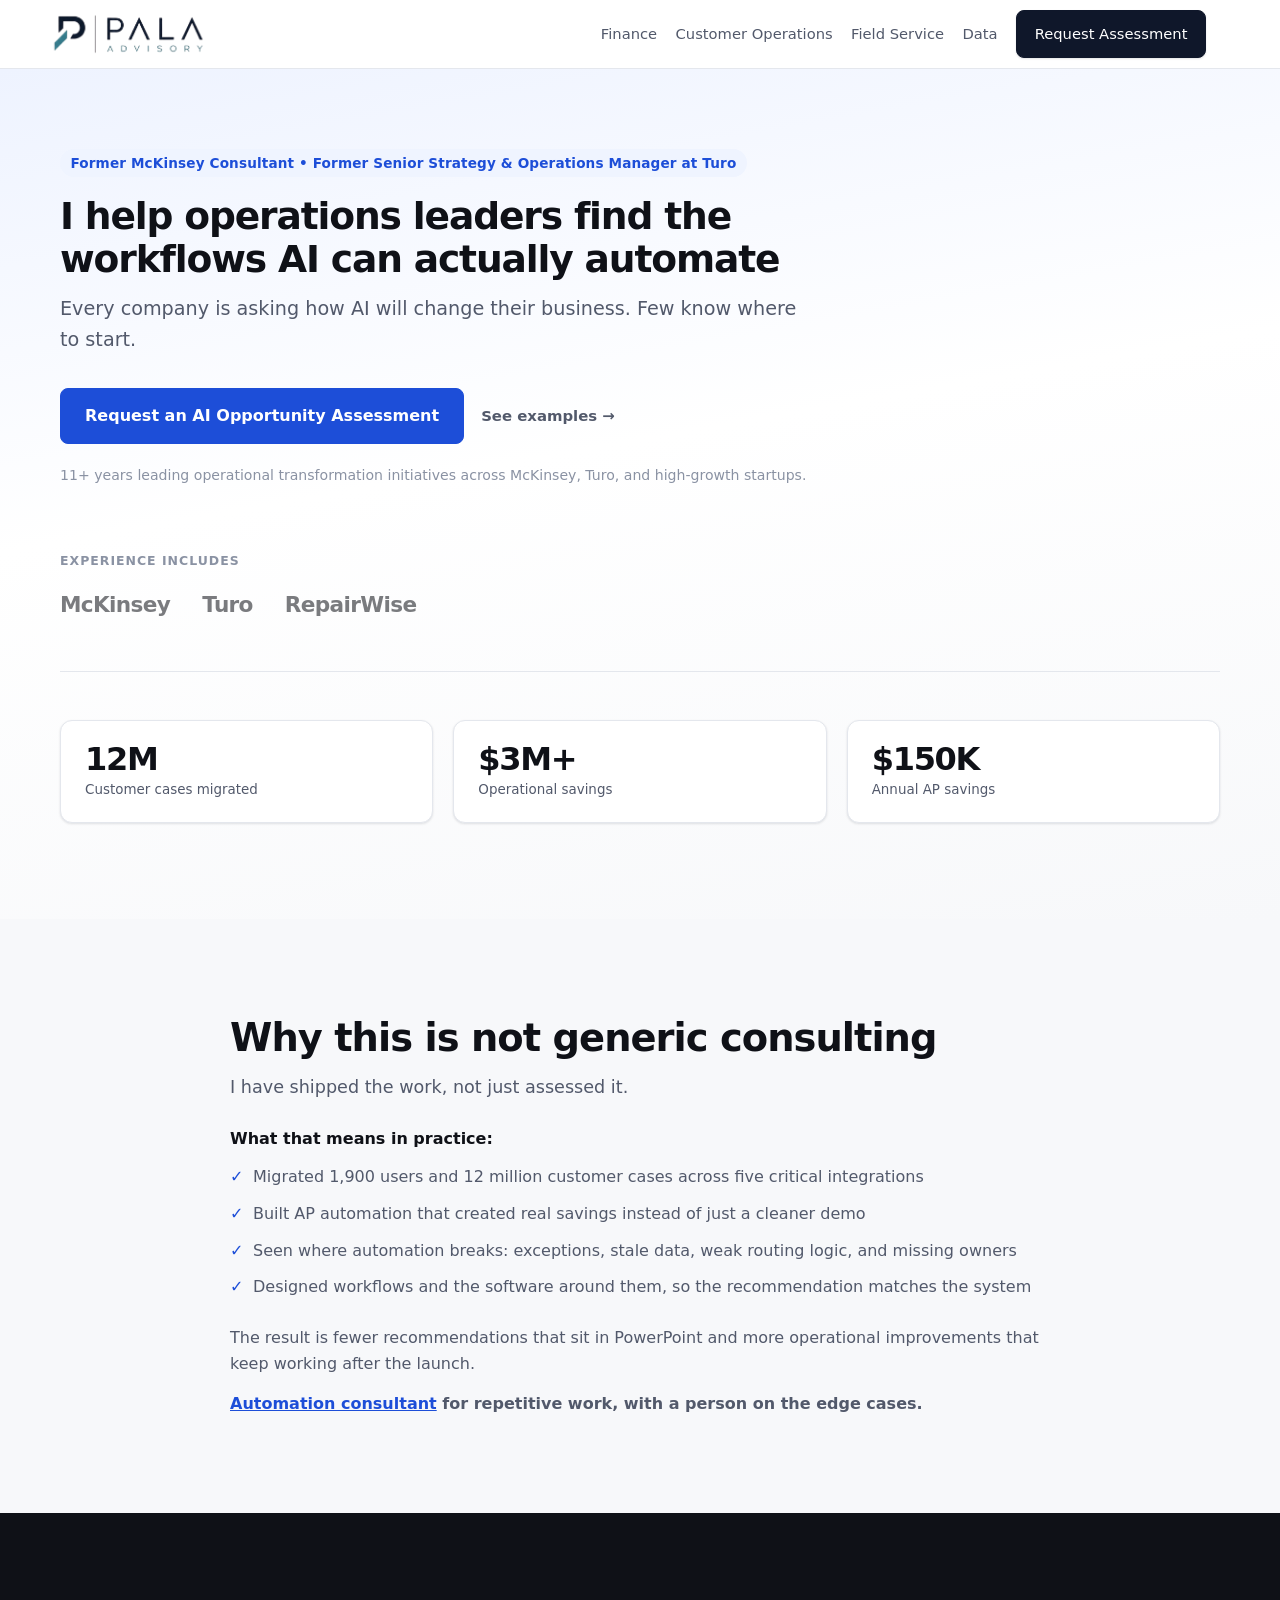
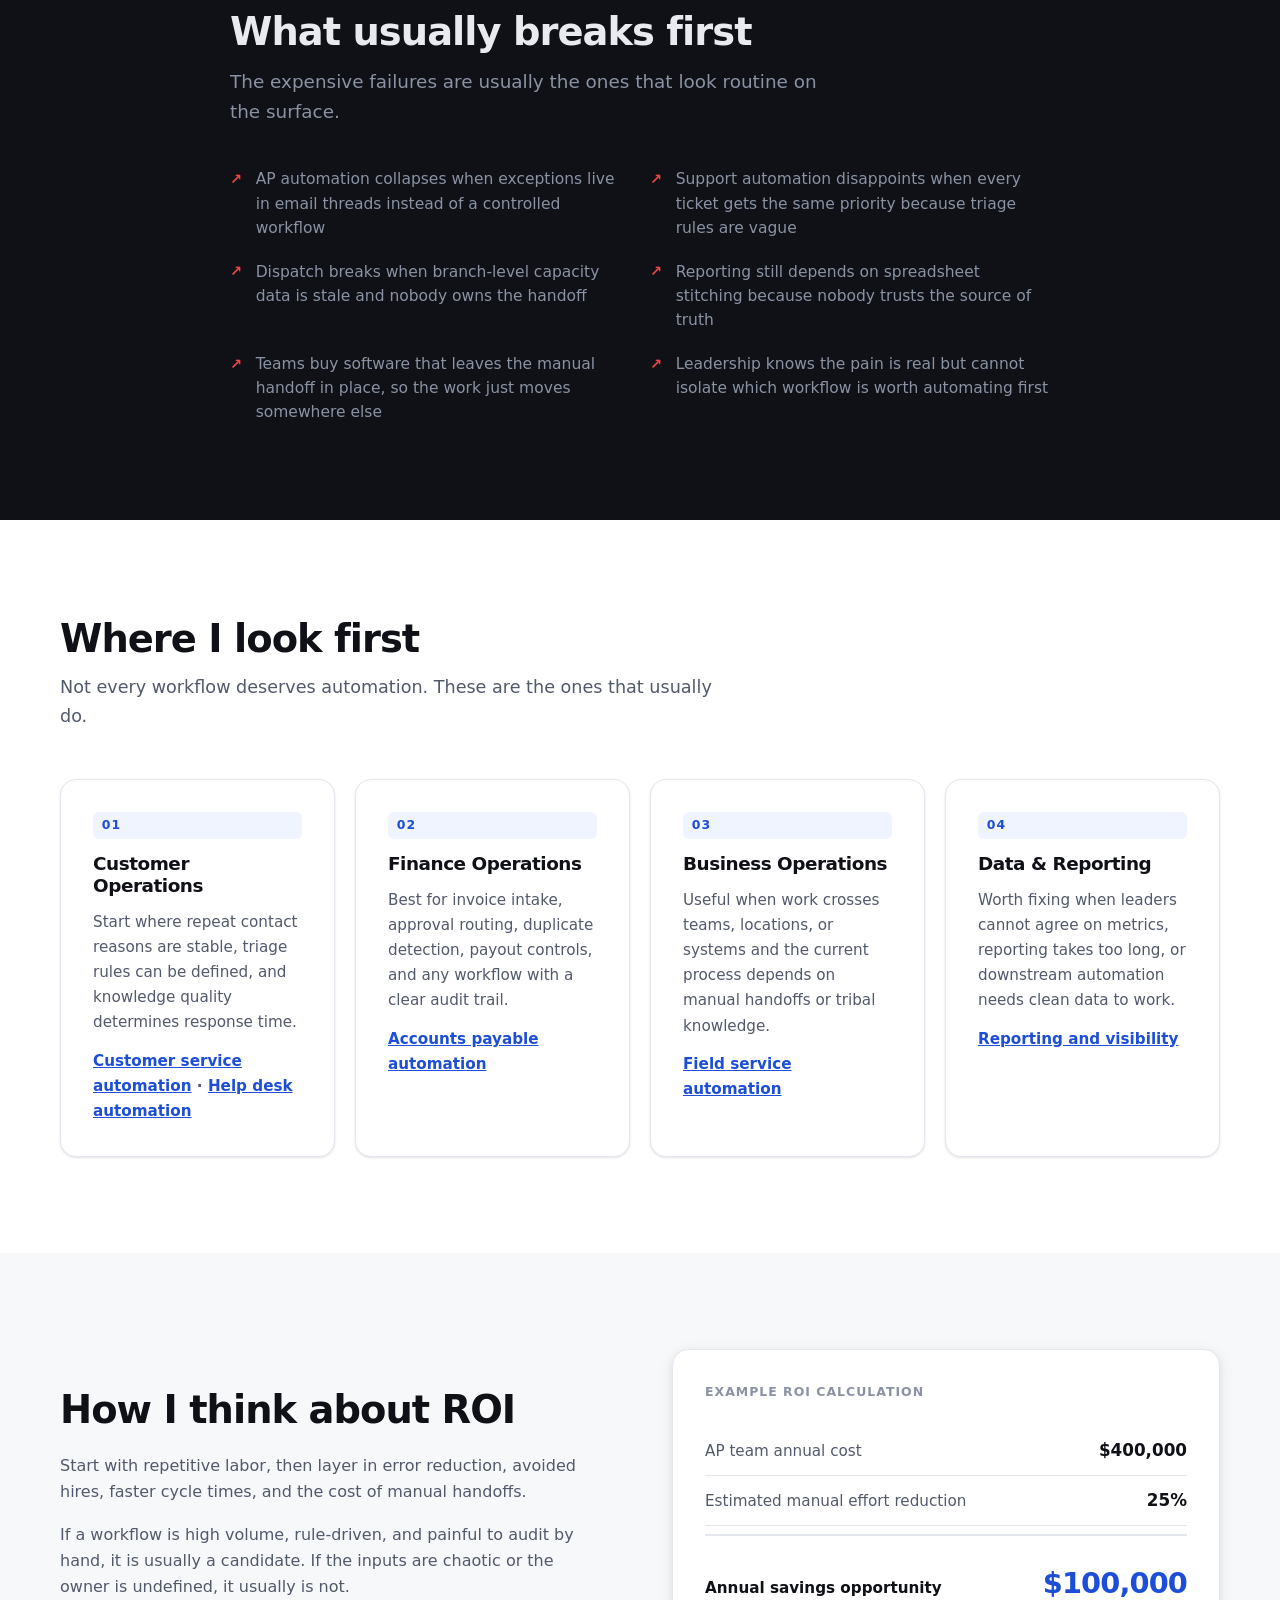
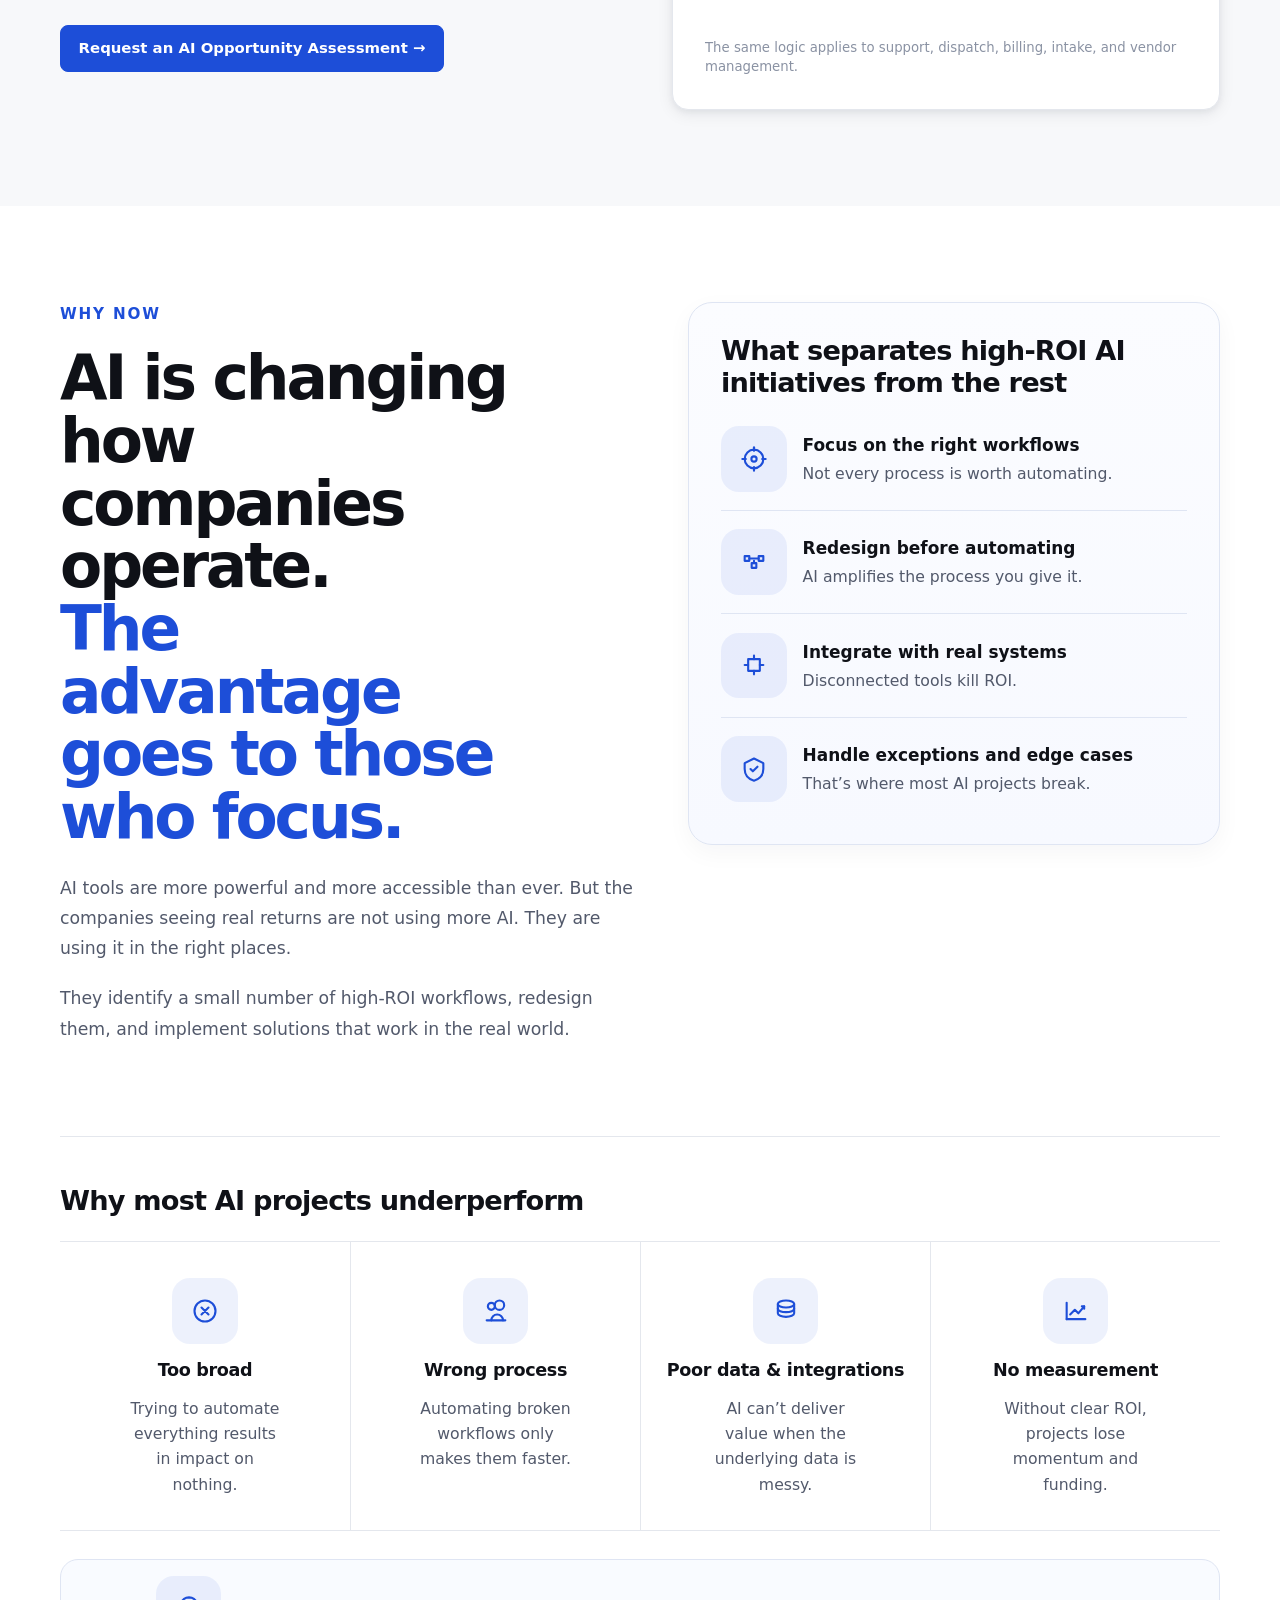
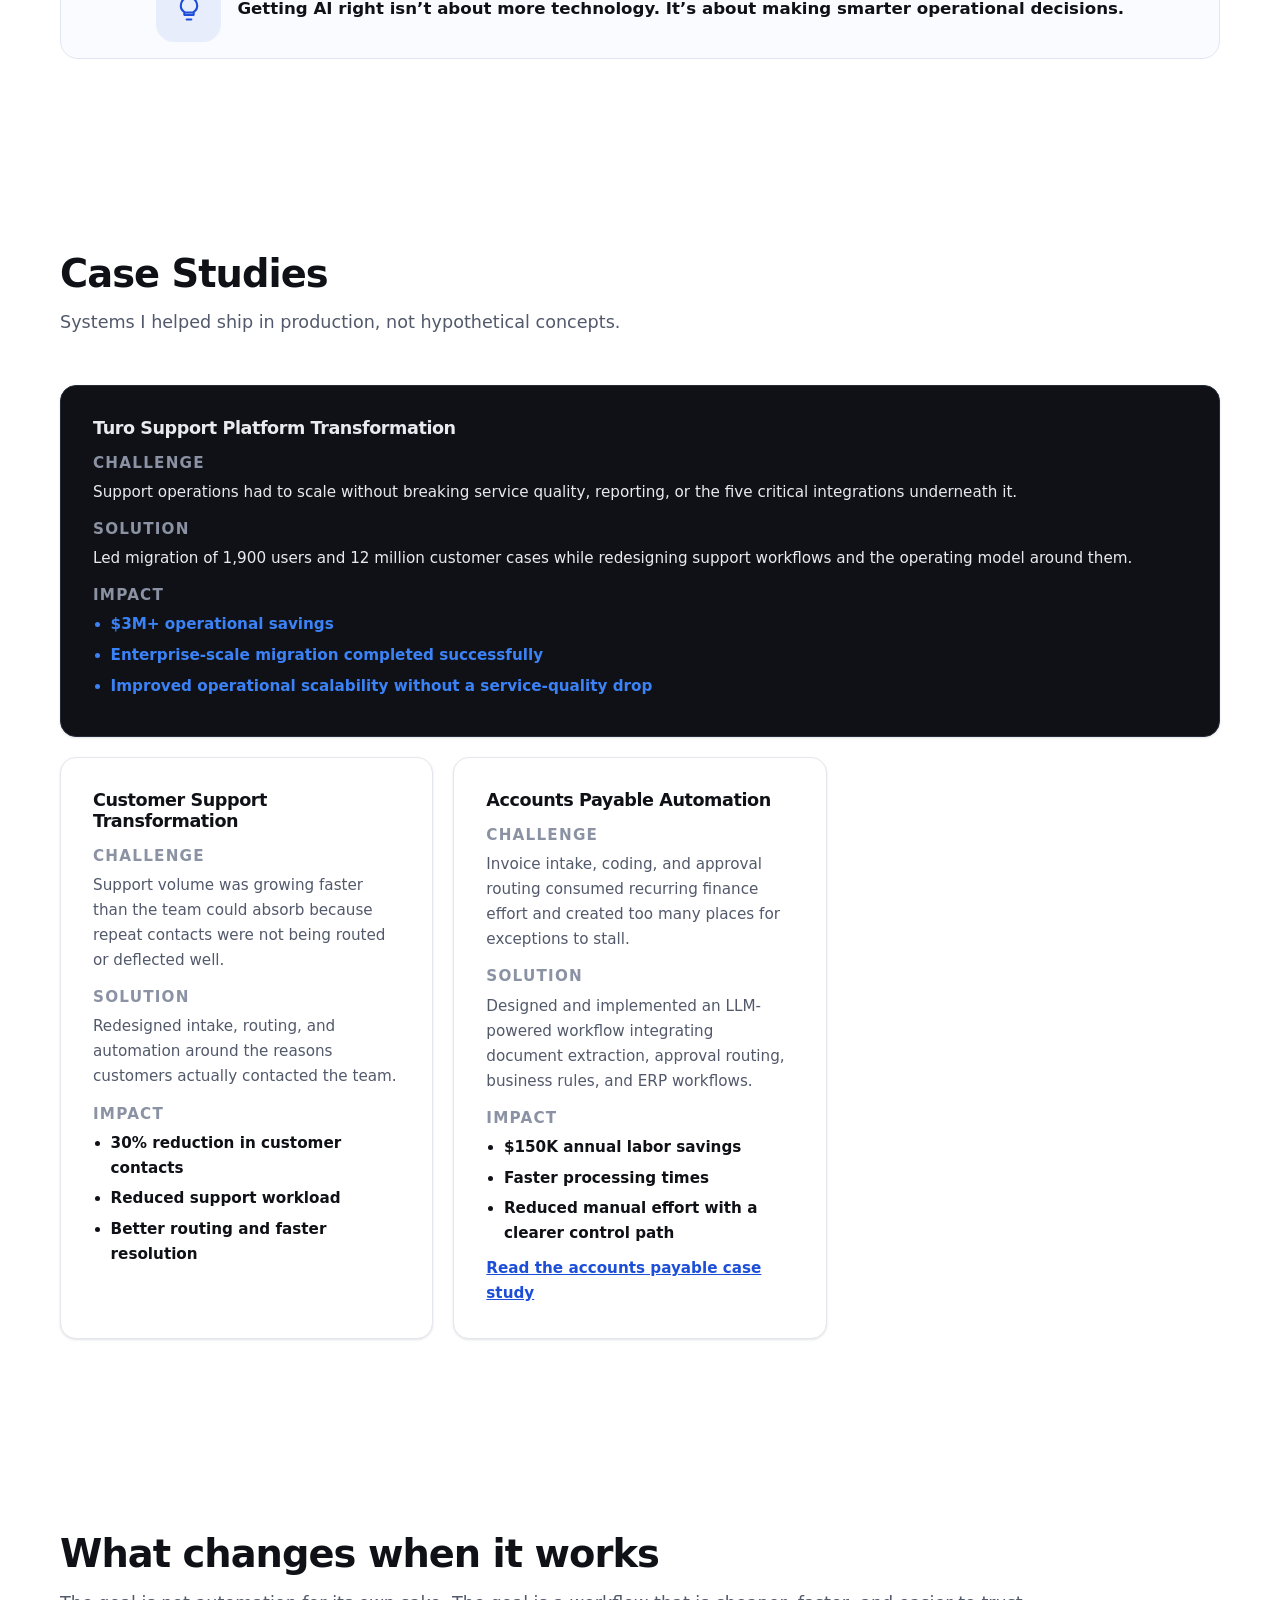
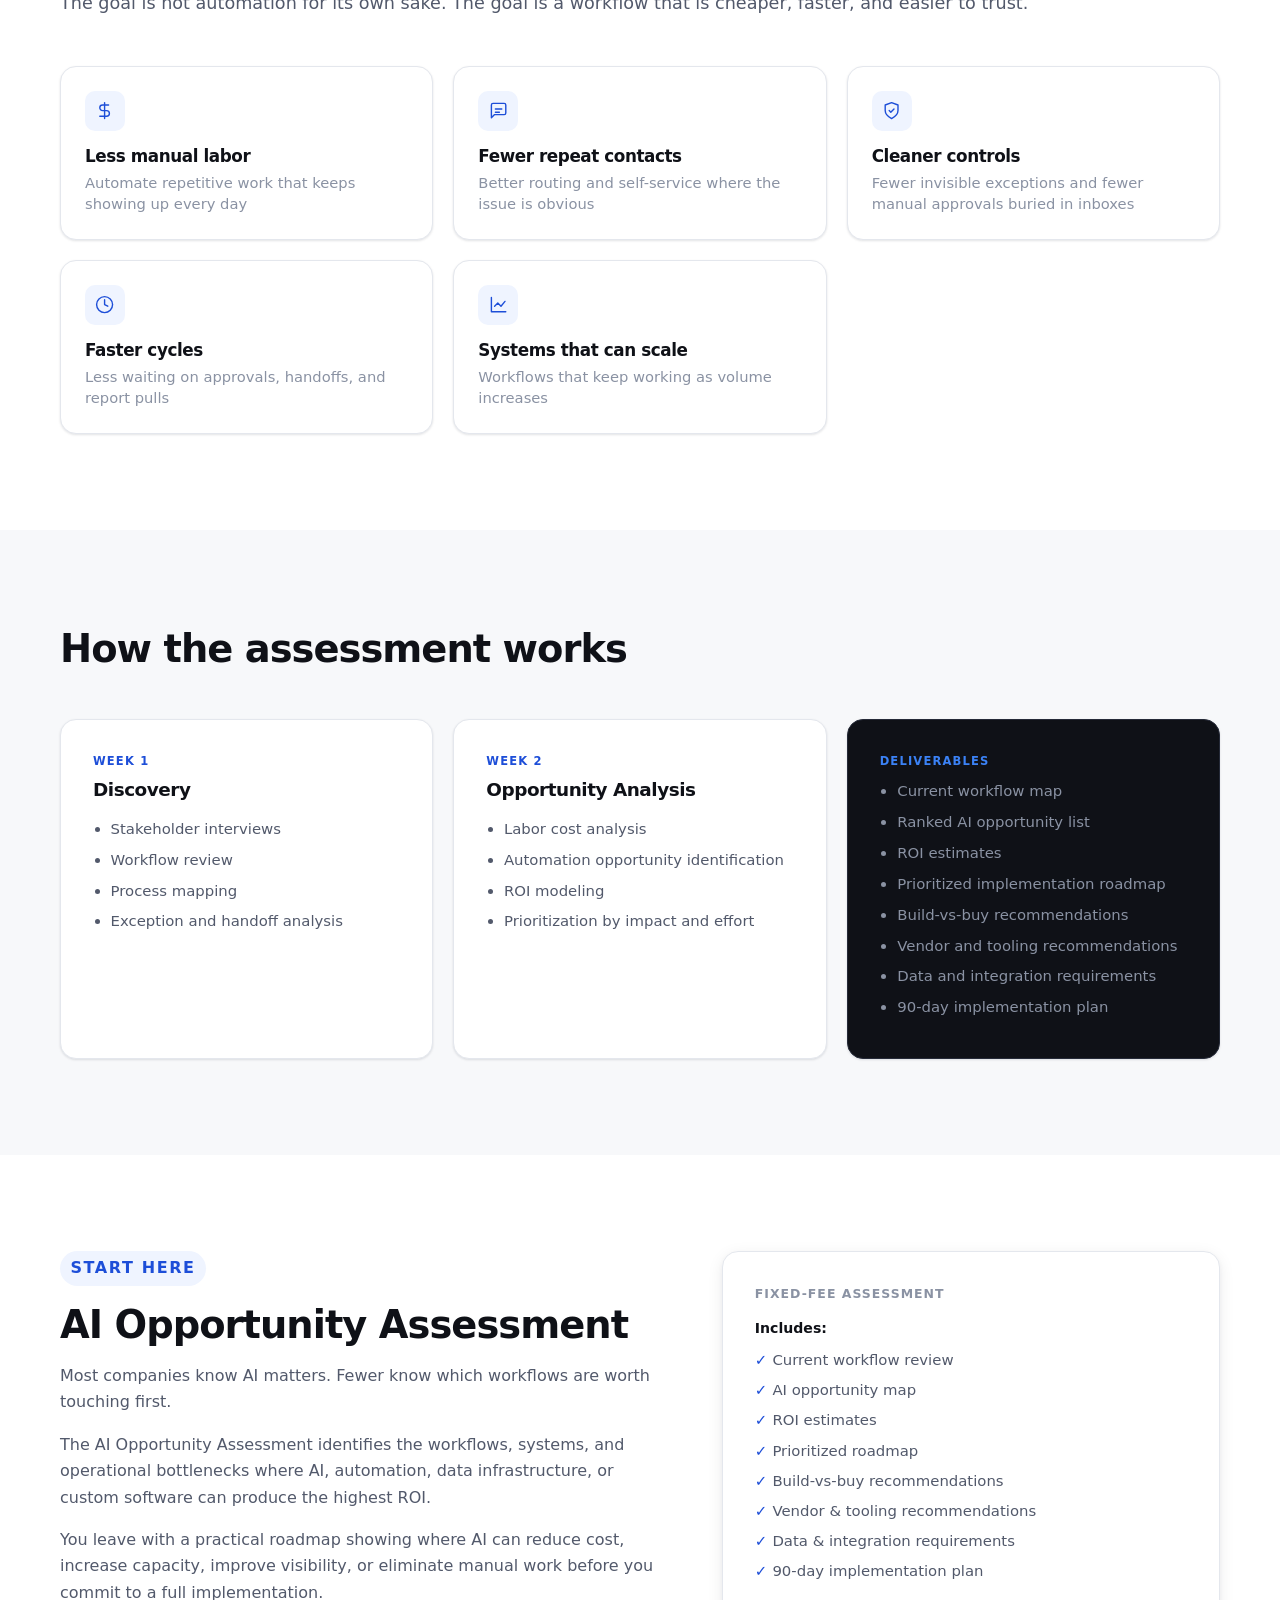
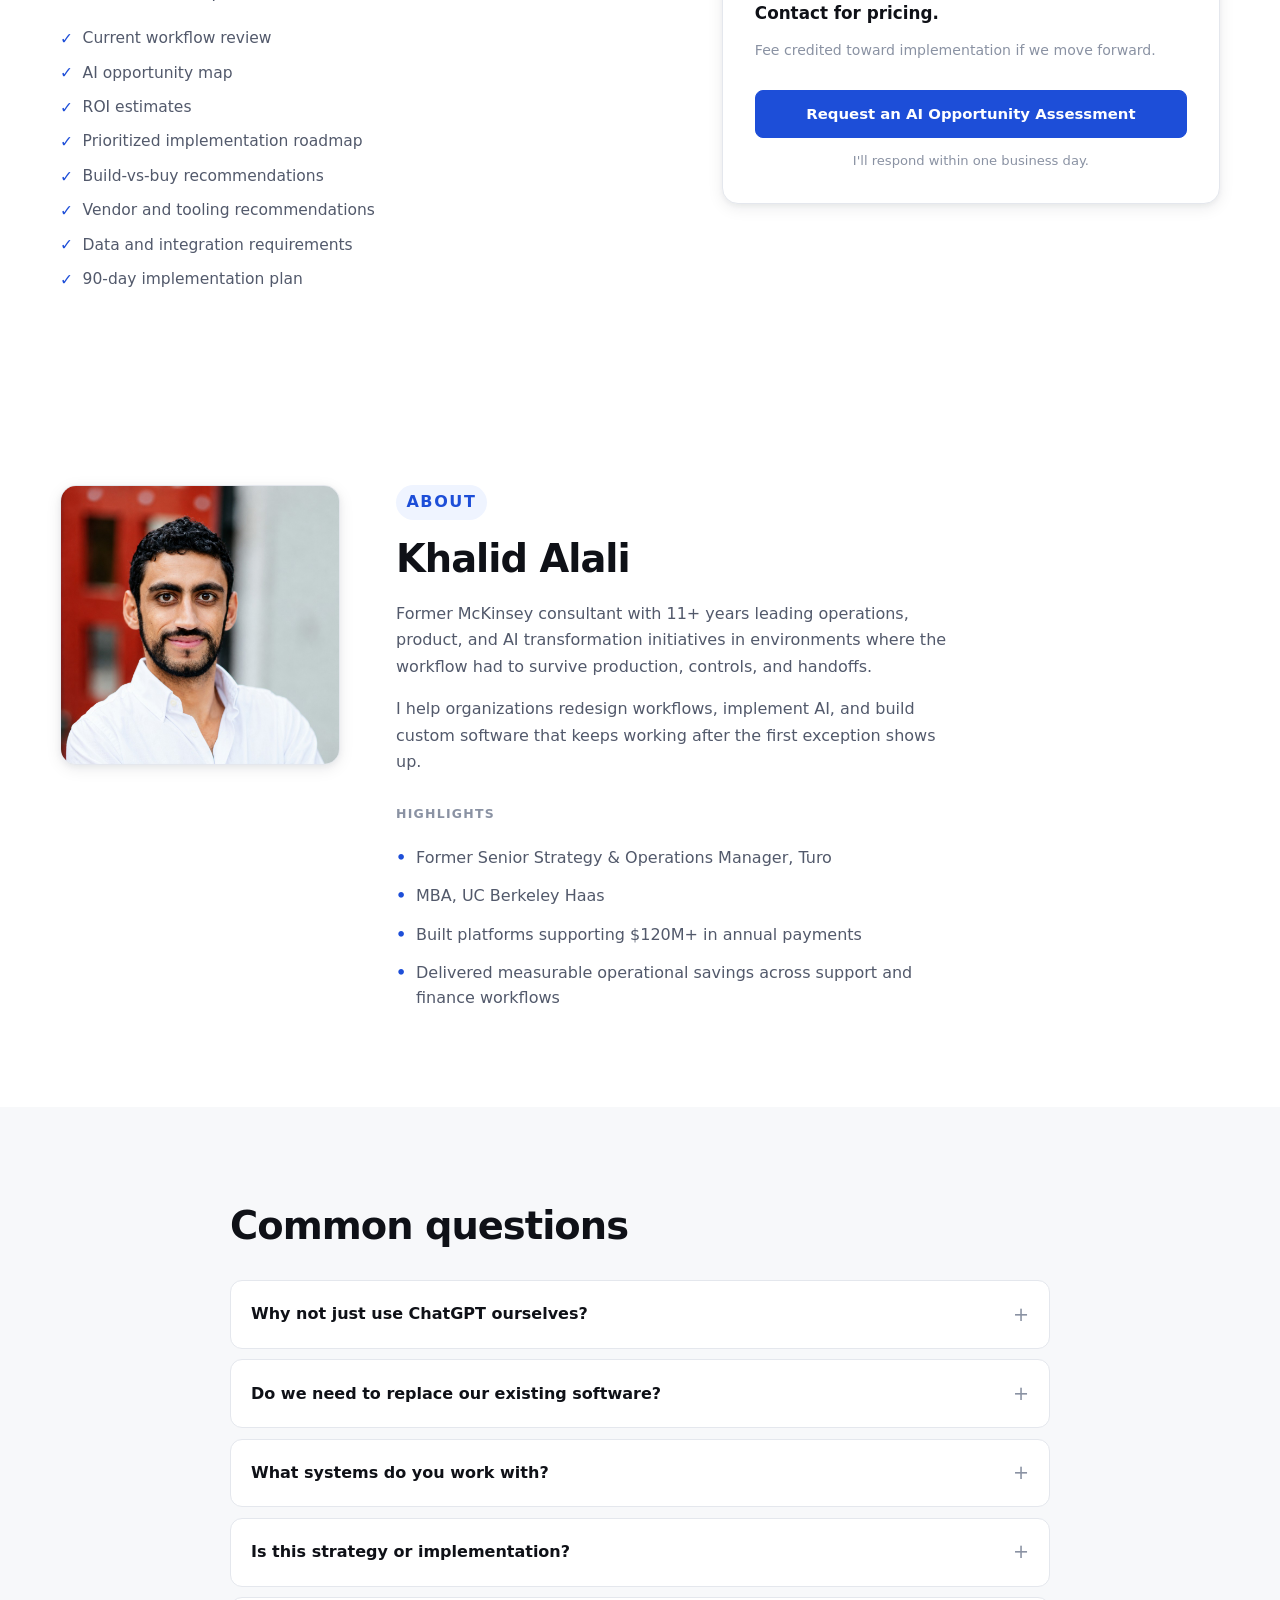
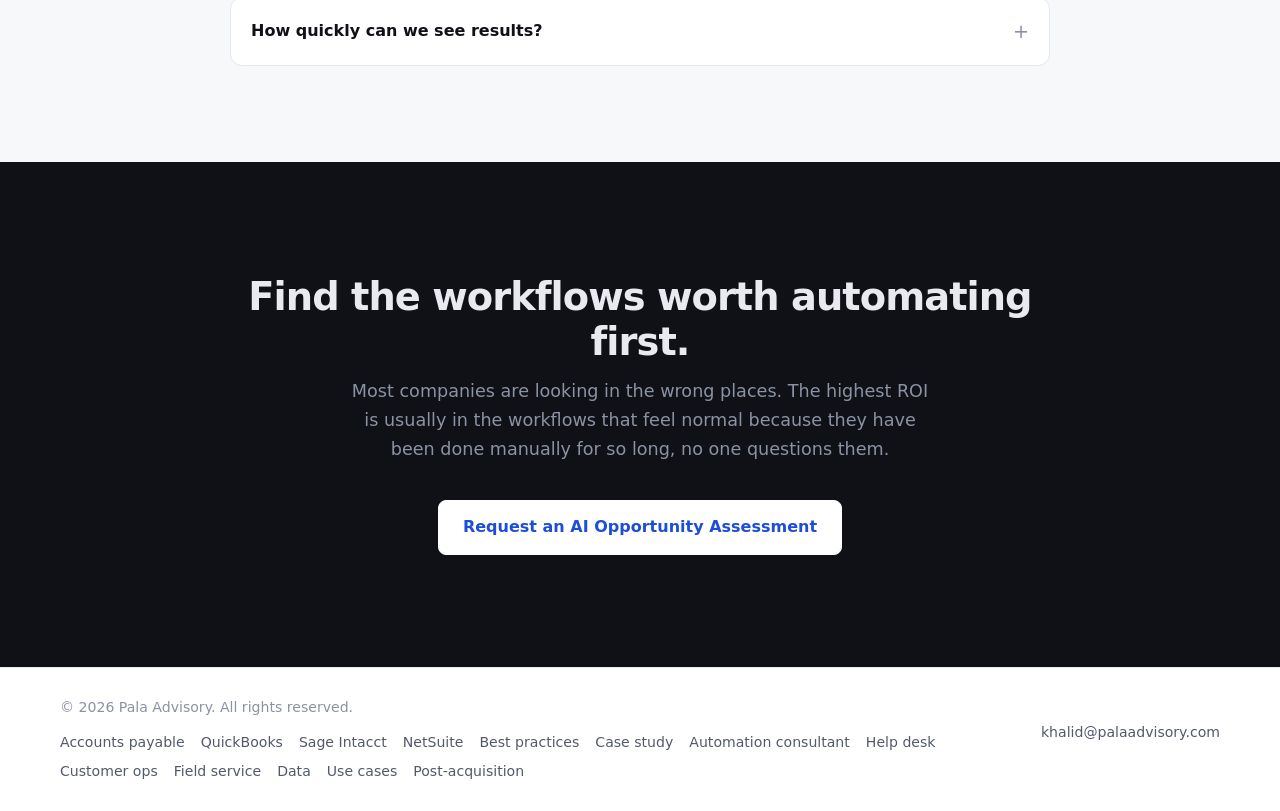
<file: index.html>
<!doctype html>
<html lang="en">
  <head>
    <!-- Google tag (gtag.js) -->
    <script async src="https://www.googletagmanager.com/gtag/js?id=G-KMNH2DF8C8"></script>
    <script>
      window.dataLayer = window.dataLayer || [];
      function gtag(){dataLayer.push(arguments);}
      gtag('js', new Date());

      gtag('config', 'G-KMNH2DF8C8');
    </script>
    <meta charset="UTF-8" />
    <meta name="viewport" content="width=device-width, initial-scale=1.0" />
    <title>AI Consulting for Operations, Finance, and Support | Pala Advisory</title>
    <meta
      name="description"
      content="AI consulting for operations, finance, and support. Pala Advisory implements accounts payable automation and the workflows around it for 50–500 person companies."
    />
    <meta name="author" content="Khalid Alali" />
    <meta name="robots" content="index, follow" />
    <link rel="canonical" href="https://palaadvisory.com/" />

    <meta property="og:type" content="website" />
    <meta property="og:title" content="AI Consulting for Operations, Finance, and Support | Pala Advisory" />
    <meta property="og:description" content="AI consulting for operations, finance, and support. Pala Advisory implements accounts payable automation and the workflows around it for 50–500 person companies." />
    <meta property="og:url" content="https://palaadvisory.com/" />
    <meta property="og:image" content="https://palaadvisory.com/images/logo.png" />

    <meta name="twitter:card" content="summary_large_image" />
    <meta name="twitter:title" content="AI Consulting for Operations, Finance, and Support | Pala Advisory" />
    <meta name="twitter:description" content="AI consulting for operations, finance, and support. Pala Advisory implements accounts payable automation and the workflows around it for 50–500 person companies." />
    <meta name="twitter:image" content="https://palaadvisory.com/images/logo.png" />

    <link rel="icon" href="./favicon.jpg" type="image/jpeg" />
    <link rel="apple-touch-icon" href="./favicon.jpg" />

    <link rel="stylesheet" href="./styles.css" />
    <script type="application/ld+json">
    {
      "@context": "https://schema.org",
      "@graph": [
        {
          "@type": "Organization",
          "@id": "https://palaadvisory.com/#organization",
          "name": "Pala Advisory",
          "url": "https://palaadvisory.com/",
          "email": "khalid@palaadvisory.com",
          "logo": "https://palaadvisory.com/images/logo.png",
          "founder": { "@id": "https://palaadvisory.com/#khalid" }
        },
        {
          "@type": "Person",
          "@id": "https://palaadvisory.com/#khalid",
          "name": "Khalid Alali",
          "jobTitle": "Founder",
          "url": "https://palaadvisory.com/",
          "worksFor": { "@id": "https://palaadvisory.com/#organization" },
          "alumniOf": {
            "@type": "CollegeOrUniversity",
            "name": "UC Berkeley Haas School of Business"
          },
          "description": "Former McKinsey consultant and former Senior Strategy and Operations Manager at Turo."
        },
        {
          "@type": "FAQPage",
          "mainEntity": [
            {
              "@type": "Question",
              "name": "Why not just use ChatGPT ourselves?",
              "acceptedAnswer": {
                "@type": "Answer",
                "text": "The prompt is the easy part. The hard part is redesigning the workflow, connecting your systems, handling the exceptions, creating auditability, managing adoption, and measuring what changed. That is where most internal attempts stall."
              }
            },
            {
              "@type": "Question",
              "name": "Do we need to replace our existing software?",
              "acceptedAnswer": {
                "@type": "Answer",
                "text": "Almost never. The opportunity is usually in connecting what you already have, automating the handoffs, eliminating manual steps, and making the data flow where it needs to go without a person in the middle."
              }
            },
            {
              "@type": "Question",
              "name": "What systems do you work with?",
              "acceptedAnswer": {
                "@type": "Answer",
                "text": "QuickBooks Enterprise, NetSuite, Sage, HubSpot, Salesforce, Airtable, Google Workspace, Slack, and most common ticketing, CRM, and ERP systems. If you have an API or a webhook, there is usually a path."
              }
            },
            {
              "@type": "Question",
              "name": "Is this strategy or implementation?",
              "acceptedAnswer": {
                "@type": "Answer",
                "text": "Both, but the value is in implementation. The assessment surfaces the opportunity. The engagement builds and deploys it. Strategy without a working system is just a deck."
              }
            },
            {
              "@type": "Question",
              "name": "How quickly can we see results?",
              "acceptedAnswer": {
                "@type": "Answer",
                "text": "Simple workflow automation can show measurable impact in weeks. More complex systems with multiple integrations or approval workflows take longer, typically two to four months to full deployment."
              }
            }
          ]
        }
      ]
    }
    </script>
  </head>
  <body>
    <header class="site-header">
      <div class="container nav">
        <a class="brand" href="#top">
          <img
            src="./images/logo.png"
            alt="Pala Advisory"
            class="brand-logo"
            width="683"
            height="233"
          />
        </a>
        <nav class="nav-links">
          <a href="./finance-ai/">Finance</a>
          <a href="./customer-operations-ai/">Customer Operations</a>
          <a href="./field-service-ai/">Field Service</a>
          <a href="./operations-data/">Data</a>
          <a href="#assessment" class="btn btn-primary">Request Assessment</a>
        </nav>
      </div>
    </header>

    <main id="top">

      <!-- HERO -->
      <section class="section hero">
        <div class="container">
          <div class="hero-inner">
            <p class="eyebrow eyebrow-credential">Former McKinsey Consultant &bull; Former Senior Strategy &amp; Operations Manager at Turo</p>
            <h1>I help operations leaders find the workflows AI can actually automate</h1>
            <p class="lead">
              Every company is asking how AI will change their business. Few know where to start.
            </p>
            <div class="cta-group">
              <a class="btn btn-primary btn-lg" href="#assessment">Request an AI Opportunity Assessment</a>
              <a class="btn btn-ghost" href="#case-studies">See examples →</a>
            </div>
            <p class="trust-line">11+ years leading operational transformation initiatives across McKinsey, Turo, and high-growth startups.</p>
          </div>

          <div class="logo-row">
            <p class="logo-row-label">Experience includes</p>
            <div class="logo-list">
              <span class="logo-item">McKinsey</span>
              <span class="logo-item">Turo</span>
              <span class="logo-item">RepairWise</span>
            </div>
          </div>

          <div class="hero-stats">
            <div class="stat-card">
              <span class="stat-number">12M</span>
              <span class="stat-label">Customer cases migrated</span>
            </div>
            <div class="stat-card">
              <span class="stat-number">$3M+</span>
              <span class="stat-label">Operational savings</span>
            </div>
            <div class="stat-card">
              <span class="stat-number">$150K</span>
              <span class="stat-label">Annual AP savings</span>
            </div>
          </div>
        </div>
      </section>

      <!-- WHY WORK WITH ME -->
      <section class="section section-alt">
        <div class="container narrow">
          <h2>Why this is not generic consulting</h2>
          <p class="section-lead-light">
            I have shipped the work, not just assessed it.
          </p>
          <p class="why-intro">What that means in practice:</p>
          <ul class="why-list">
            <li>Migrated 1,900 users and 12 million customer cases across five critical integrations</li>
            <li>Built AP automation that created real savings instead of just a cleaner demo</li>
            <li>Seen where automation breaks: exceptions, stale data, weak routing logic, and missing owners</li>
            <li>Designed workflows and the software around them, so the recommendation matches the system</li>
          </ul>
          <p class="why-closer">
            The result is fewer recommendations that sit in PowerPoint and more operational improvements that keep working after the launch.
          </p>
          <p class="service-more"><a href="./automation-consultant/">Automation consultant</a> for repetitive work, with a person on the edge cases.</p>
        </div>
      </section>

      <!-- PAIN -->
      <section class="section section-dark">
        <div class="container narrow">
          <h2>What usually breaks first</h2>
          <p class="section-lead">
            The expensive failures are usually the ones that look routine on the surface.
          </p>
          <div class="pain-grid">
            <div class="pain-item">
              <span class="pain-icon">↗</span>
              <p>AP automation collapses when exceptions live in email threads instead of a controlled workflow</p>
            </div>
            <div class="pain-item">
              <span class="pain-icon">↗</span>
              <p>Support automation disappoints when every ticket gets the same priority because triage rules are vague</p>
            </div>
            <div class="pain-item">
              <span class="pain-icon">↗</span>
              <p>Dispatch breaks when branch-level capacity data is stale and nobody owns the handoff</p>
            </div>
            <div class="pain-item">
              <span class="pain-icon">↗</span>
              <p>Reporting still depends on spreadsheet stitching because nobody trusts the source of truth</p>
            </div>
            <div class="pain-item">
              <span class="pain-icon">↗</span>
              <p>Teams buy software that leaves the manual handoff in place, so the work just moves somewhere else</p>
            </div>
            <div class="pain-item">
              <span class="pain-icon">↗</span>
              <p>Leadership knows the pain is real but cannot isolate which workflow is worth automating first</p>
            </div>
          </div>
        </div>
      </section>

      <!-- SERVICES -->
      <section class="section" id="services">
        <div class="container">
          <div class="section-header">
            <h2>Where I look first</h2>
            <p>Not every workflow deserves automation. These are the ones that usually do.</p>
          </div>
          <div class="service-grid service-grid-4">
            <article class="service-card">
              <div class="service-number">01</div>
              <h3>Customer Operations</h3>
              <p>
                Start where repeat contact reasons are stable, triage rules can be defined, and knowledge quality determines response time.
              </p>
              <p class="service-more"><a href="./customer-operations-ai/">Customer service automation</a> · <a href="./help-desk-automation/">Help desk automation</a></p>
            </article>

            <article class="service-card">
              <div class="service-number">02</div>
              <h3>Finance Operations</h3>
              <p>
                Best for invoice intake, approval routing, duplicate detection, payout controls, and any workflow with a clear audit trail.
              </p>
              <p class="service-more"><a href="./finance-ai/">Accounts payable automation</a></p>
            </article>

            <article class="service-card">
              <div class="service-number">03</div>
              <h3>Business Operations</h3>
              <p>
                Useful when work crosses teams, locations, or systems and the current process depends on manual handoffs or tribal knowledge.
              </p>
              <p class="service-more"><a href="./field-service-ai/">Field service automation</a></p>
            </article>

            <article class="service-card">
              <div class="service-number">04</div>
              <h3>Data &amp; Reporting</h3>
              <p>
                Worth fixing when leaders cannot agree on metrics, reporting takes too long, or downstream automation needs clean data to work.
              </p>
              <p class="service-more"><a href="./operations-data/">Reporting and visibility</a></p>
            </article>
          </div>
        </div>
      </section>

      <!-- ROI SECTION -->
      <section class="section section-alt" id="roi">
        <div class="container">
          <div class="roi-split">
            <div class="roi-text">
              <h2>How I think about ROI</h2>
              <p>
                Start with repetitive labor, then layer in error reduction, avoided hires, faster cycle times, and the cost of manual handoffs.
              </p>
              <p>
                If a workflow is high volume, rule-driven, and painful to audit by hand, it is usually a candidate. If the inputs are chaotic or the owner is undefined, it usually is not.
              </p>
              <a class="btn btn-primary" href="#assessment">Request an AI Opportunity Assessment →</a>
            </div>
            <div class="roi-card">
              <p class="roi-card-label">Example ROI calculation</p>
              <div class="roi-row">
                <span>AP team annual cost</span>
                <strong>$400,000</strong>
              </div>
              <div class="roi-row">
                <span>Estimated manual effort reduction</span>
                <strong>25%</strong>
              </div>
              <div class="roi-divider"></div>
              <div class="roi-row roi-total">
                <span>Annual savings opportunity</span>
                <strong class="roi-highlight">$100,000</strong>
              </div>
              <p class="roi-note">The same logic applies to support, dispatch, billing, intake, and vendor management.</p>
            </div>
          </div>
        </div>
      </section>

      <!-- WHY NOW -->
      <section class="section why-now" id="why-now">
        <div class="container">
          <div class="why-now-grid">
            <div class="why-now-hero">
              <p class="why-now-kicker">WHY NOW</p>
              <h2>
                AI is changing how
                <span class="why-now-line">companies operate.</span>
                <span class="why-now-line why-now-line-accent">The advantage goes to those who focus.</span>
              </h2>
              <p class="why-now-copy">
                AI tools are more powerful and more accessible than ever. But the companies seeing real returns are not using more AI. They are using it in the right places.
              </p>
              <p class="why-now-copy">
                They identify a small number of high-ROI workflows, redesign them, and implement solutions that work in the real world.
              </p>
            </div>

            <aside class="why-now-panel">
              <h3>What separates high-ROI AI initiatives from the rest</h3>
              <div class="why-now-panel-list">
                <div class="why-now-panel-item">
                  <div class="why-now-icon" aria-hidden="true">
                    <svg viewBox="0 0 24 24" fill="none" stroke="currentColor" stroke-width="1.8" stroke-linecap="round" stroke-linejoin="round">
                      <circle cx="12" cy="12" r="8" />
                      <circle cx="12" cy="12" r="2.25" />
                      <path d="M12 2v3" />
                      <path d="M22 12h-3" />
                      <path d="M12 22v-3" />
                      <path d="M2 12h3" />
                    </svg>
                  </div>
                  <div class="why-now-panel-copy">
                    <strong>Focus on the right workflows</strong>
                    <span>Not every process is worth automating.</span>
                  </div>
                </div>
                <div class="why-now-panel-item">
                  <div class="why-now-icon" aria-hidden="true">
                    <svg viewBox="0 0 24 24" fill="none" stroke="currentColor" stroke-width="1.8" stroke-linecap="round" stroke-linejoin="round">
                      <path d="M4 7h4v4H4z" />
                      <path d="M16 7h4v4h-4z" />
                      <path d="M10 13h4v4h-4z" />
                      <path d="M12 11v2" />
                      <path d="M8 9h8" />
                    </svg>
                  </div>
                  <div class="why-now-panel-copy">
                    <strong>Redesign before automating</strong>
                    <span>AI amplifies the process you give it.</span>
                  </div>
                </div>
                <div class="why-now-panel-item">
                  <div class="why-now-icon" aria-hidden="true">
                    <svg viewBox="0 0 24 24" fill="none" stroke="currentColor" stroke-width="1.8" stroke-linecap="round" stroke-linejoin="round">
                      <path d="M7 7h10v10H7z" />
                      <path d="M7 12H4" />
                      <path d="M20 12h-3" />
                      <path d="M12 7V4" />
                      <path d="M12 20v-3" />
                    </svg>
                  </div>
                  <div class="why-now-panel-copy">
                    <strong>Integrate with real systems</strong>
                    <span>Disconnected tools kill ROI.</span>
                  </div>
                </div>
                <div class="why-now-panel-item">
                  <div class="why-now-icon" aria-hidden="true">
                    <svg viewBox="0 0 24 24" fill="none" stroke="currentColor" stroke-width="1.8" stroke-linecap="round" stroke-linejoin="round">
                      <path d="M12 3l8 4v5c0 5-3.2 8.6-8 10-4.8-1.4-8-5-8-10V7z" />
                      <path d="M9 12l2 2 4-4" />
                    </svg>
                  </div>
                  <div class="why-now-panel-copy">
                    <strong>Handle exceptions and edge cases</strong>
                    <span>That’s where most AI projects break.</span>
                  </div>
                </div>
              </div>
            </aside>
          </div>

          <div class="why-now-divider"></div>

          <div class="why-now-underperform">
            <h3>Why most AI projects underperform</h3>
            <div class="why-now-outcomes">
              <article class="why-now-outcome">
                <div class="why-now-outcome-icon" aria-hidden="true">
                  <svg viewBox="0 0 24 24" fill="none" stroke="currentColor" stroke-width="1.8" stroke-linecap="round" stroke-linejoin="round">
                    <circle cx="12" cy="12" r="9" />
                    <path d="M9 9l6 6M15 9l-6 6" />
                  </svg>
                </div>
                <h4>Too broad</h4>
                <p>Trying to automate everything results in impact on nothing.</p>
              </article>
              <article class="why-now-outcome">
                <div class="why-now-outcome-icon" aria-hidden="true">
                  <svg viewBox="0 0 24 24" fill="none" stroke="currentColor" stroke-width="1.8" stroke-linecap="round" stroke-linejoin="round">
                    <path d="M4 20h16" />
                    <circle cx="8" cy="8" r="3" />
                    <path d="M15 11a4 4 0 1 1 0-8 4 4 0 0 1 0 8z" />
                    <path d="M18 20c0-2.8-2.2-5-5-5s-5 2.2-5 5" />
                  </svg>
                </div>
                <h4>Wrong process</h4>
                <p>Automating broken workflows only makes them faster.</p>
              </article>
              <article class="why-now-outcome">
                <div class="why-now-outcome-icon" aria-hidden="true">
                  <svg viewBox="0 0 24 24" fill="none" stroke="currentColor" stroke-width="1.8" stroke-linecap="round" stroke-linejoin="round">
                    <ellipse cx="12" cy="6" rx="7" ry="3" />
                    <path d="M5 6v8c0 1.7 3.1 3 7 3s7-1.3 7-3V6" />
                    <path d="M5 10c0 1.7 3.1 3 7 3s7-1.3 7-3" />
                  </svg>
                </div>
                <h4>Poor data &amp; integrations</h4>
                <p>AI can’t deliver value when the underlying data is messy.</p>
              </article>
              <article class="why-now-outcome">
                <div class="why-now-outcome-icon" aria-hidden="true">
                  <svg viewBox="0 0 24 24" fill="none" stroke="currentColor" stroke-width="1.8" stroke-linecap="round" stroke-linejoin="round">
                    <path d="M4 19V5" />
                    <path d="M4 19h16" />
                    <path d="M7 15l4-4 3 3 5-6" />
                    <path d="M17 8h2v2" />
                  </svg>
                </div>
                <h4>No measurement</h4>
                <p>Without clear ROI, projects lose momentum and funding.</p>
              </article>
            </div>

            <div class="why-now-callout">
              <div class="why-now-callout-icon" aria-hidden="true">
                <svg viewBox="0 0 24 24" fill="none" stroke="currentColor" stroke-width="1.8" stroke-linecap="round" stroke-linejoin="round">
                  <path d="M12 2a7 7 0 0 0-4 12.7V17h8v-2.3A7 7 0 0 0 12 2z" />
                  <path d="M10 21h4" />
                  <path d="M9 15h6" />
                </svg>
              </div>
              <p>Getting AI right isn’t about more technology. It’s about making smarter operational decisions.</p>
            </div>
          </div>
        </div>
      </section>

      <!-- CASE STUDIES -->
      <section class="section" id="case-studies">
        <div class="container">
          <div class="section-header">
            <h2>Case Studies</h2>
            <p>Systems I helped ship in production, not hypothetical concepts.</p>
          </div>
          <div class="work-grid work-grid-featured">
            <article class="work-card work-card-featured work-card-featured-span">
              <h3>Turo Support Platform Transformation</h3>
              <div class="case-study-block">
                <p class="case-label">Challenge</p>
                <p>Support operations had to scale without breaking service quality, reporting, or the five critical integrations underneath it.</p>
              </div>
              <div class="case-study-block">
                <p class="case-label">Solution</p>
                <p>Led migration of 1,900 users and 12 million customer cases while redesigning support workflows and the operating model around them.</p>
              </div>
              <div class="case-study-block">
                <p class="case-label">Impact</p>
                <ul class="case-impact-list">
                  <li>$3M+ operational savings</li>
                  <li>Enterprise-scale migration completed successfully</li>
                  <li>Improved operational scalability without a service-quality drop</li>
                </ul>
              </div>
            </article>
            <article class="work-card">
              <h3>Customer Support Transformation</h3>
              <div class="case-study-block">
                <p class="case-label">Challenge</p>
                <p>Support volume was growing faster than the team could absorb because repeat contacts were not being routed or deflected well.</p>
              </div>
              <div class="case-study-block">
                <p class="case-label">Solution</p>
                <p>Redesigned intake, routing, and automation around the reasons customers actually contacted the team.</p>
              </div>
              <div class="case-study-block">
                <p class="case-label">Impact</p>
                <ul class="case-impact-list">
                  <li>30% reduction in customer contacts</li>
                  <li>Reduced support workload</li>
                  <li>Better routing and faster resolution</li>
                </ul>
              </div>
            </article>
            <article class="work-card">
              <h3>Accounts Payable Automation</h3>
              <div class="case-study-block">
                <p class="case-label">Challenge</p>
                <p>Invoice intake, coding, and approval routing consumed recurring finance effort and created too many places for exceptions to stall.</p>
              </div>
              <div class="case-study-block">
                <p class="case-label">Solution</p>
                <p>Designed and implemented an LLM-powered workflow integrating document extraction, approval routing, business rules, and ERP workflows.</p>
              </div>
              <div class="case-study-block">
                <p class="case-label">Impact</p>
                <ul class="case-impact-list">
                  <li>$150K annual labor savings</li>
                  <li>Faster processing times</li>
                  <li>Reduced manual effort with a clearer control path</li>
                </ul>
                <p class="service-more"><a href="./accounts-payable-automation-case-study/">Read the accounts payable case study</a></p>
              </div>
            </article>
          </div>
        </div>
      </section>

      <!-- TYPICAL OUTCOMES -->
      <section class="section" id="outcomes">
        <div class="container">
          <div class="section-header">
            <h2>What changes when it works</h2>
            <p>The goal is not automation for its own sake. The goal is a workflow that is cheaper, faster, and easier to trust.</p>
          </div>
          <div class="outcome-grid">
            <article class="outcome-card">
              <span class="outcome-icon" aria-hidden="true">
                <svg viewBox="0 0 24 24" fill="none" stroke="currentColor" stroke-width="1.75" stroke-linecap="round" stroke-linejoin="round"><path d="M12 2v20M17 5H9.5a3.5 3.5 0 0 0 0 7h5a3.5 3.5 0 0 1 0 7H6"/></svg>
              </span>
              <h3>Less manual labor</h3>
              <p>Automate repetitive work that keeps showing up every day</p>
            </article>
            <article class="outcome-card">
              <span class="outcome-icon" aria-hidden="true">
                <svg viewBox="0 0 24 24" fill="none" stroke="currentColor" stroke-width="1.75" stroke-linecap="round" stroke-linejoin="round"><path d="M21 15a2 2 0 0 1-2 2H7l-4 4V5a2 2 0 0 1 2-2h14a2 2 0 0 1 2 2z"/><path d="M8 10h8M8 14h5"/></svg>
              </span>
              <h3>Fewer repeat contacts</h3>
              <p>Better routing and self-service where the issue is obvious</p>
            </article>
            <article class="outcome-card">
              <span class="outcome-icon" aria-hidden="true">
                <svg viewBox="0 0 24 24" fill="none" stroke="currentColor" stroke-width="1.75" stroke-linecap="round" stroke-linejoin="round"><path d="M12 22s8-4 8-10V5l-8-3-8 3v7c0 6 8 10 8 10z"/><path d="m9 12 2 2 4-4"/></svg>
              </span>
              <h3>Cleaner controls</h3>
              <p>Fewer invisible exceptions and fewer manual approvals buried in inboxes</p>
            </article>
            <article class="outcome-card">
              <span class="outcome-icon" aria-hidden="true">
                <svg viewBox="0 0 24 24" fill="none" stroke="currentColor" stroke-width="1.75" stroke-linecap="round" stroke-linejoin="round"><circle cx="12" cy="12" r="10"/><path d="M12 6v6l4 2"/></svg>
              </span>
              <h3>Faster cycles</h3>
              <p>Less waiting on approvals, handoffs, and report pulls</p>
            </article>
            <article class="outcome-card">
              <span class="outcome-icon" aria-hidden="true">
                <svg viewBox="0 0 24 24" fill="none" stroke="currentColor" stroke-width="1.75" stroke-linecap="round" stroke-linejoin="round"><path d="M3 3v18h18"/><path d="m7 14 4-4 4 4 5-6"/></svg>
              </span>
              <h3>Systems that can scale</h3>
              <p>Workflows that keep working as volume increases</p>
            </article>
          </div>
        </div>
      </section>

      <!-- ASSESSMENT PROCESS -->
      <section class="section section-alt" id="assessment-process">
        <div class="container">
          <div class="section-header">
            <h2>How the assessment works</h2>
          </div>
          <div class="assessment-process-grid">
            <article class="assessment-week-card">
              <p class="week-label">Week 1</p>
              <h3>Discovery</h3>
              <ul>
                <li>Stakeholder interviews</li>
                <li>Workflow review</li>
                <li>Process mapping</li>
                <li>Exception and handoff analysis</li>
              </ul>
            </article>
            <article class="assessment-week-card">
              <p class="week-label">Week 2</p>
              <h3>Opportunity Analysis</h3>
              <ul>
                <li>Labor cost analysis</li>
                <li>Automation opportunity identification</li>
                <li>ROI modeling</li>
                <li>Prioritization by impact and effort</li>
              </ul>
            </article>
            <article class="assessment-week-card assessment-deliverables">
              <p class="week-label">Deliverables</p>
              <ul>
                <li>Current workflow map</li>
                <li>Ranked AI opportunity list</li>
                <li>ROI estimates</li>
                <li>Prioritized implementation roadmap</li>
                <li>Build-vs-buy recommendations</li>
                <li>Vendor and tooling recommendations</li>
                <li>Data and integration requirements</li>
                <li>90-day implementation plan</li>
              </ul>
            </article>
          </div>
        </div>
      </section>

      <!-- ASSESSMENT CTA -->
      <section class="section" id="assessment">
        <div class="container">
          <div class="assessment-split">
            <div class="assessment-text">
              <p class="eyebrow">Start here</p>
              <h2>AI Opportunity Assessment</h2>
              <p>
                Most companies know AI matters. Fewer know which workflows are worth touching first.
              </p>
              <p>
                The AI Opportunity Assessment identifies the workflows, systems, and operational bottlenecks where AI, automation, data infrastructure, or custom software can produce the highest ROI.
              </p>
              <p>
                You leave with a practical roadmap showing where AI can reduce cost, increase capacity, improve visibility, or eliminate manual work before you commit to a full implementation.
              </p>
              <ul class="checklist">
                <li>Current workflow review</li>
                <li>AI opportunity map</li>
                <li>ROI estimates</li>
                <li>Prioritized implementation roadmap</li>
                <li>Build-vs-buy recommendations</li>
                <li>Vendor and tooling recommendations</li>
                <li>Data and integration requirements</li>
                <li>90-day implementation plan</li>
              </ul>
            </div>
            <div class="assessment-card">
              <p class="assess-price-label">Fixed-Fee Assessment</p>
              <p class="assess-includes-label">Includes:</p>
              <ul class="assess-includes">
                <li>Current workflow review</li>
                <li>AI opportunity map</li>
                <li>ROI estimates</li>
                <li>Prioritized roadmap</li>
                <li>Build-vs-buy recommendations</li>
                <li>Vendor &amp; tooling recommendations</li>
                <li>Data &amp; integration requirements</li>
                <li>90-day implementation plan</li>
              </ul>
              <p class="assess-contact">Contact for pricing.</p>
              <p class="assess-credit">Fee credited toward implementation if we move forward.</p>
              <a class="btn btn-primary btn-block" href="mailto:khalid@palaadvisory.com?subject=AI%20Opportunity%20Assessment">
                Request an AI Opportunity Assessment
              </a>
              <p class="assess-note">I'll respond within one business day.</p>
            </div>
          </div>
        </div>
      </section>

      <!-- ABOUT -->
      <section class="section" id="about">
        <div class="container">
          <div class="about-split">
            <div class="about-photo-wrap">
              <img
                src="./images/khalid-headshot.png"
                alt="Khalid Alali — former McKinsey consultant and operations leader"
                class="about-photo"
                width="1024"
                height="1024"
              />
            </div>
            <div class="about-text">
              <p class="eyebrow">About</p>
              <h2>Khalid Alali</h2>
              <p>
                Former McKinsey consultant with 11+ years leading operations, product, and AI transformation initiatives in environments where the workflow had to survive production, controls, and handoffs.
              </p>
              <p>
                I help organizations redesign workflows, implement AI, and build custom software that keeps working after the first exception shows up.
              </p>
              <h3 class="about-highlights-heading">Highlights</h3>
              <ul class="project-list">
                <li>Former Senior Strategy &amp; Operations Manager, Turo</li>
                <li>MBA, UC Berkeley Haas</li>
                <li>Built platforms supporting $120M+ in annual payments</li>
                <li>Delivered measurable operational savings across support and finance workflows</li>
              </ul>
            </div>
          </div>
        </div>
      </section>

      <!-- FAQ -->
      <section class="section section-alt">
        <div class="container narrow">
          <h2>Common questions</h2>
          <div class="faq-list">
            <details>
              <summary>Why not just use ChatGPT ourselves?</summary>
              <p>
                The prompt is the easy part. The hard part is redesigning the workflow, connecting your systems, handling the exceptions, creating auditability, managing adoption, and measuring what changed. That is where most internal attempts stall.
              </p>
            </details>
            <details>
              <summary>Do we need to replace our existing software?</summary>
              <p>
                Almost never. The opportunity is usually in connecting what you already have, automating the handoffs, eliminating manual steps, and making the data flow where it needs to go without a person in the middle.
              </p>
            </details>
            <details>
              <summary>What systems do you work with?</summary>
              <p>
                QuickBooks Enterprise, NetSuite, Sage, HubSpot, Salesforce, Airtable, Google Workspace, Slack, and most common ticketing, CRM, and ERP systems. If you have an API or a webhook, there is usually a path.
              </p>
            </details>
            <details>
              <summary>Is this strategy or implementation?</summary>
              <p>
                Both, but the value is in implementation. The assessment surfaces the opportunity. The engagement builds and deploys it. Strategy without a working system is just a deck.
              </p>
            </details>
            <details>
              <summary>How quickly can we see results?</summary>
              <p>
                Simple workflow automation can show measurable impact in weeks. More complex systems with multiple integrations or approval workflows take longer, typically two to four months to full deployment.
              </p>
            </details>
          </div>
        </div>
      </section>

      <!-- FINAL CTA -->
      <section class="section final-cta">
        <div class="container narrow center">
          <h2>Find the workflows worth automating first.</h2>
          <p>
            Most companies are looking in the wrong places. The highest ROI is usually in the workflows that feel normal because they have been done manually for so long, no one questions them.
          </p>
          <a class="btn btn-primary btn-lg" href="mailto:khalid@palaadvisory.com?subject=AI%20Opportunity%20Assessment">
            Request an AI Opportunity Assessment
          </a>
        </div>
      </section>

    </main>

    <footer class="site-footer">
      <div class="container footer-inner">
        <div class="footer-brand">
          <p>&copy; <span id="year">2026</span> Pala Advisory. All rights reserved.</p>
          <nav class="footer-links" aria-label="Pages">
            <a href="./finance-ai/">Accounts payable</a>
            <a href="./quickbooks-accounts-payable-automation/">QuickBooks</a>
            <a href="./sage-intacct-accounts-payable-automation/">Sage Intacct</a>
            <a href="./netsuite-accounts-payable-automation/">NetSuite</a>
            <a href="./accounts-payable-automation-best-practices/">Best practices</a>
            <a href="./accounts-payable-automation-case-study/">Case study</a>
            <a href="./automation-consultant/">Automation consultant</a>
            <a href="./help-desk-automation/">Help desk</a>
            <a href="./customer-operations-ai/">Customer ops</a>
            <a href="./field-service-ai/">Field service</a>
            <a href="./operations-data/">Data</a>
            <a href="./what-should-ai-do-in-my-business/">Use cases</a>
            <a href="./post-acquisition-operations/">Post-acquisition</a>
          </nav>
        </div>
        <p class="footer-email"><a href="mailto:khalid@palaadvisory.com">khalid@palaadvisory.com</a></p>
      </div>
    </footer>

    <script src="./posthog.js"></script>
    <script>
      document.getElementById("year").textContent = new Date().getFullYear();
    </script>
  </body>
</html>
</file>
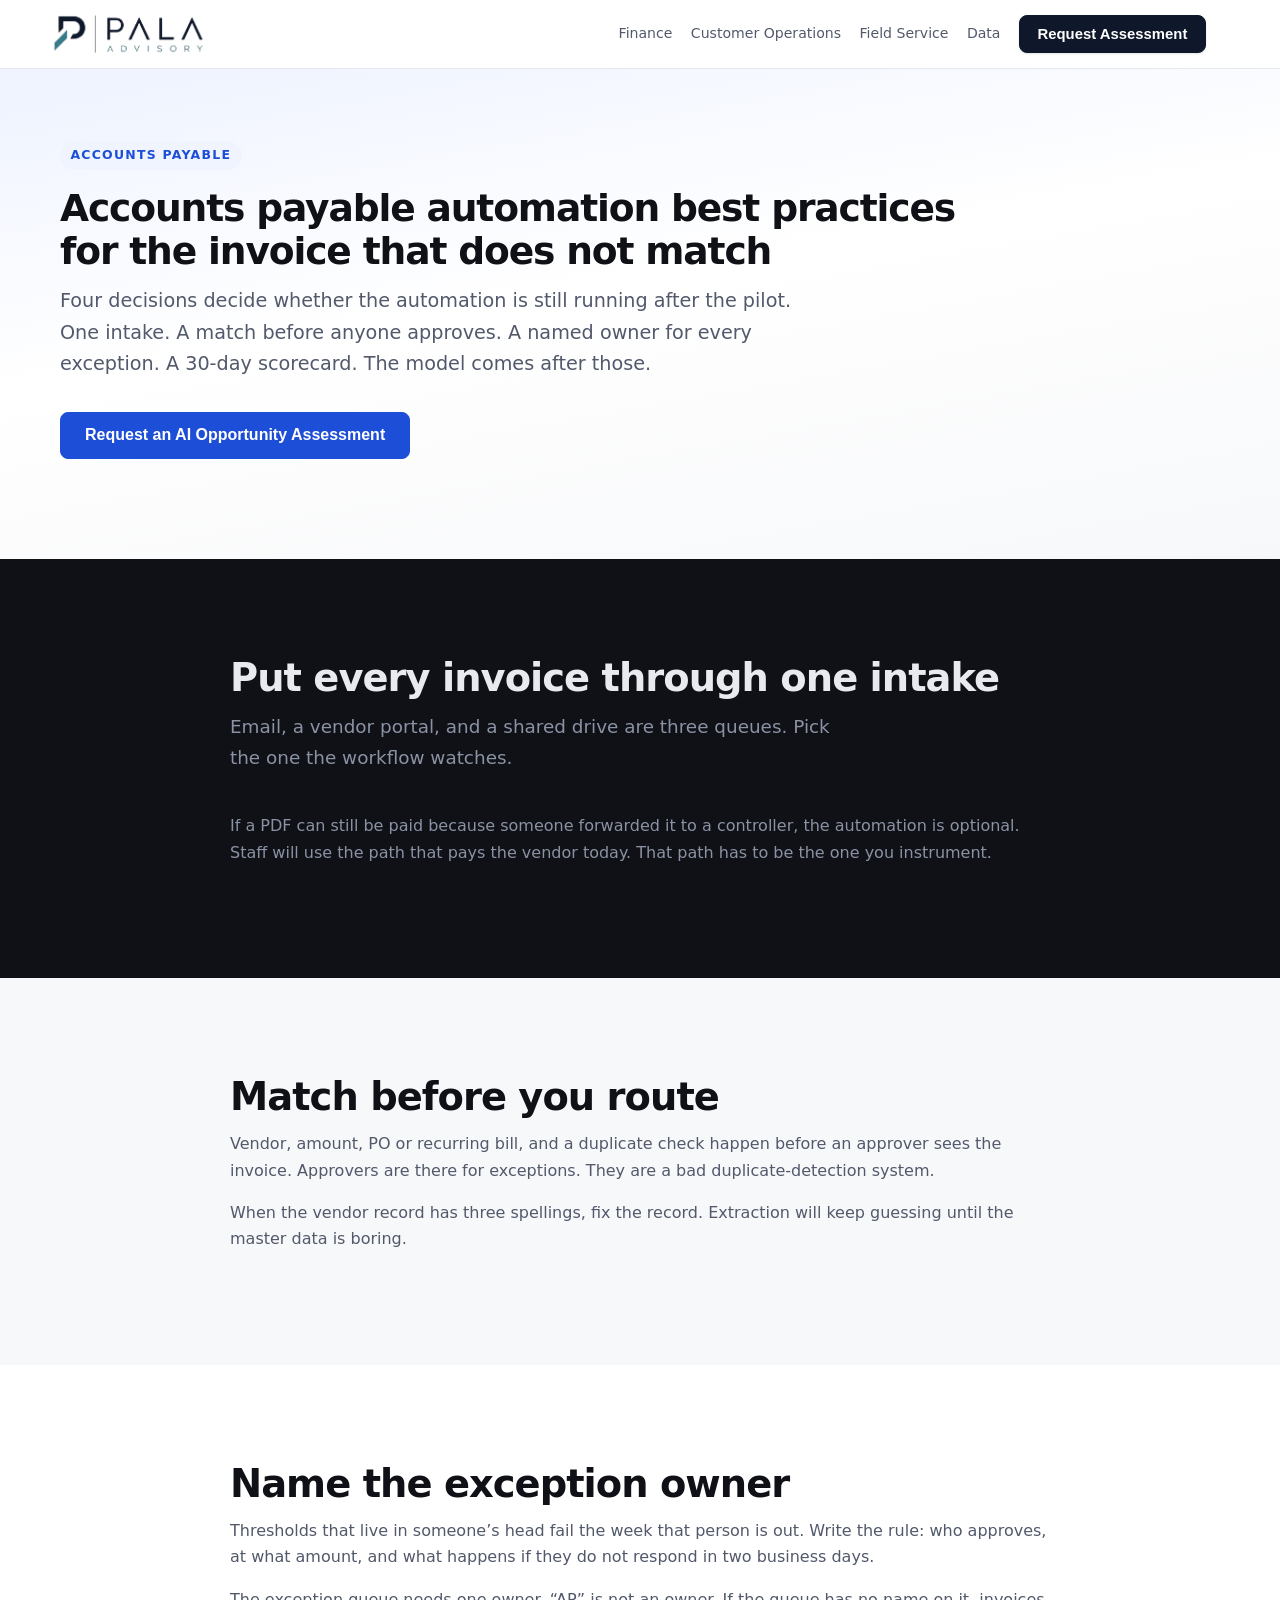
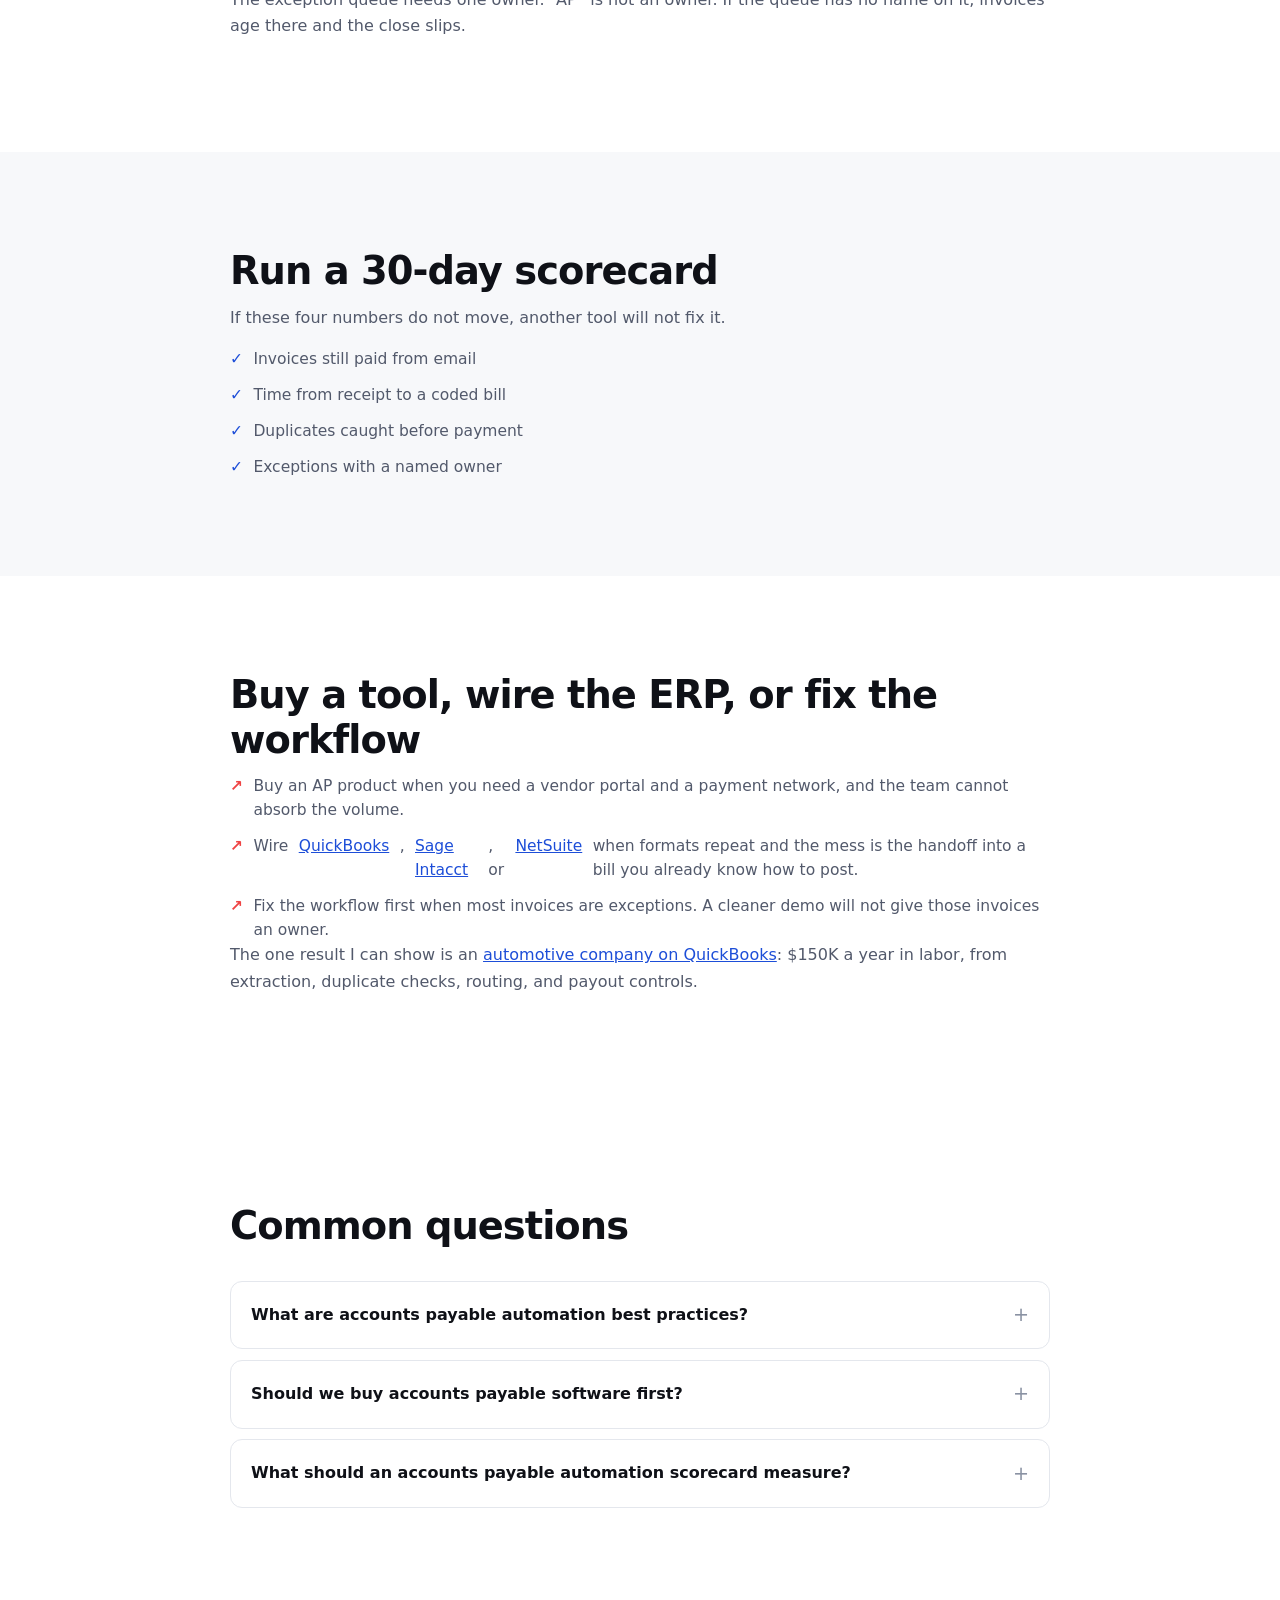
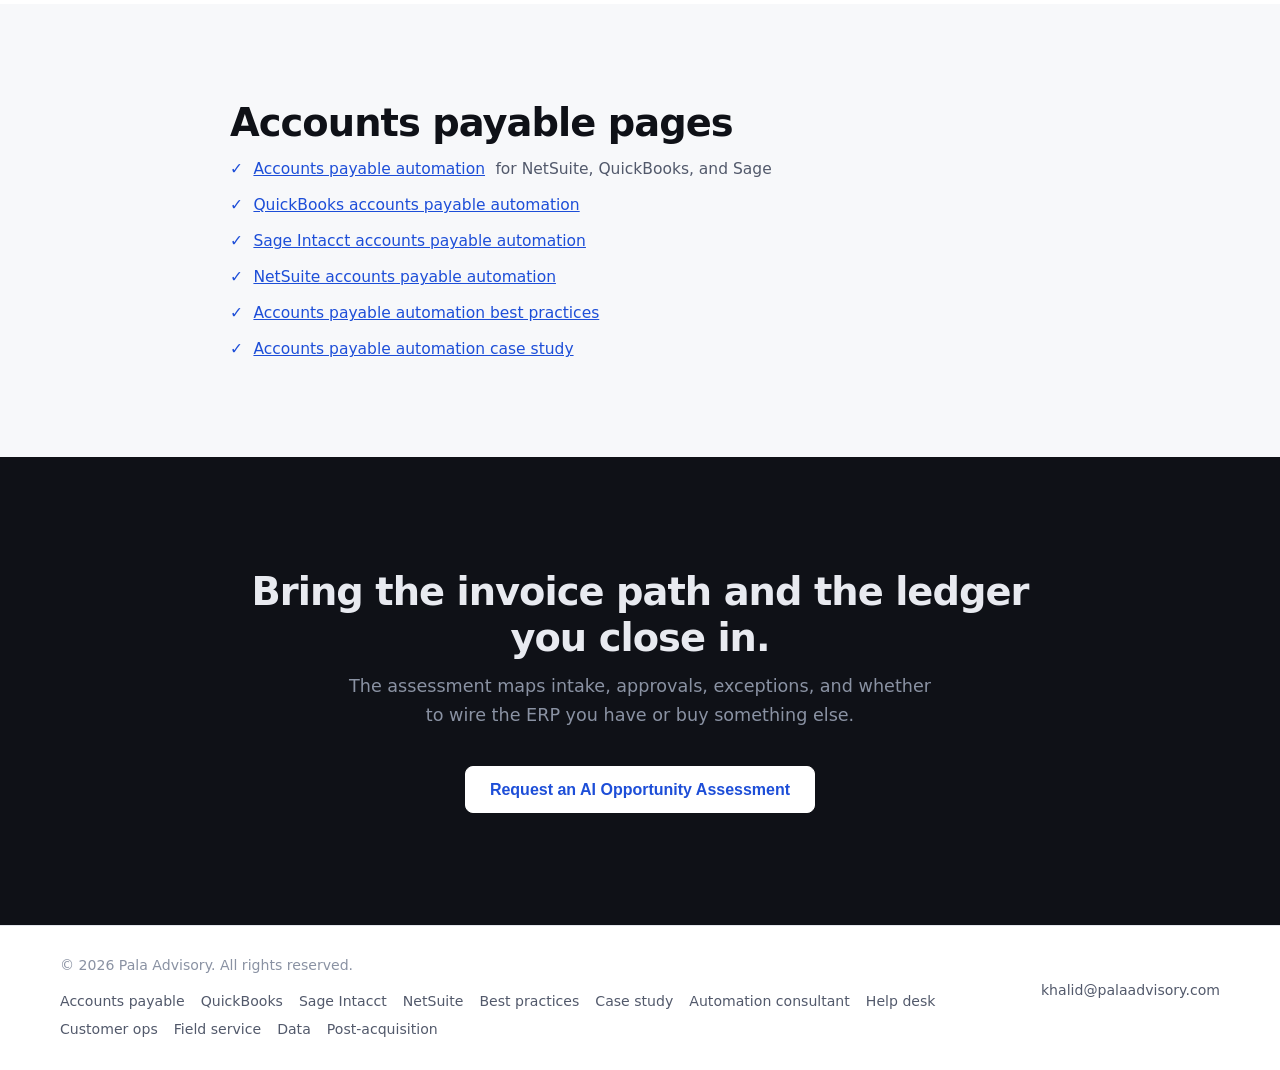
<file: accounts-payable-automation-best-practices/index.html>
<!doctype html>
<html lang="en">
  <head>
    <!-- Google tag (gtag.js) -->
    <script async src="https://www.googletagmanager.com/gtag/js?id=G-KMNH2DF8C8"></script>
    <script>
      window.dataLayer = window.dataLayer || [];
      function gtag(){dataLayer.push(arguments);}
      gtag('js', new Date());

      gtag('config', 'G-KMNH2DF8C8');
    </script>
    <meta charset="UTF-8" />
    <meta name="viewport" content="width=device-width, initial-scale=1.0" />
    <title>Accounts Payable Automation Best Practices | Pala Advisory</title>
    <meta name="description" content="Accounts payable automation best practices: one intake, a match before approval, a named exception owner, and a 30-day scorecard." />
    <meta name="robots" content="index, follow" />
    <link rel="canonical" href="https://palaadvisory.com/accounts-payable-automation-best-practices/" />
    <meta property="og:type" content="article" />
    <meta property="og:title" content="Accounts Payable Automation Best Practices | Pala Advisory" />
    <meta property="og:description" content="Accounts payable automation best practices: one intake, a match before approval, a named exception owner, and a 30-day scorecard." />
    <meta property="og:url" content="https://palaadvisory.com/accounts-payable-automation-best-practices/" />
    <meta property="og:image" content="https://palaadvisory.com/images/logo.png" />
    <link rel="icon" href="../favicon.jpg" type="image/jpeg" />
    <link rel="stylesheet" href="../styles.css" />
    <script type="application/ld+json">
{
  "@context": "https://schema.org",
  "@graph": [
    {
      "@type": "Article",
      "headline": "Accounts payable automation best practices for the invoice that does not match",
      "description": "Accounts payable automation best practices: one intake, a match before approval, a named exception owner, and a 30-day scorecard.",
      "author": {
        "@type": "Person",
        "name": "Khalid Alali",
        "url": "https://palaadvisory.com/"
      },
      "publisher": {
        "@type": "Organization",
        "name": "Pala Advisory",
        "url": "https://palaadvisory.com/",
        "logo": {
          "@type": "ImageObject",
          "url": "https://palaadvisory.com/images/logo.png"
        }
      },
      "mainEntityOfPage": "https://palaadvisory.com/accounts-payable-automation-best-practices/"
    },
    {
      "@type": "FAQPage",
      "mainEntity": [
        {
          "@type": "Question",
          "name": "What are accounts payable automation best practices?",
          "acceptedAnswer": {
            "@type": "Answer",
            "text": "One intake, a match before approval, a named owner for every exception, and a 30-day scorecard. Track invoices still paid from email, time from receipt to a coded bill, duplicates caught before payment, and exceptions with no owner."
          }
        },
        {
          "@type": "Question",
          "name": "Should we buy accounts payable software first?",
          "acceptedAnswer": {
            "@type": "Answer",
            "text": "Buy it when you need a vendor portal and a payment network at a volume the team cannot absorb. If bills already live in QuickBooks, Sage Intacct, or NetSuite and the delay is intake and approval, wire that system before you add another product."
          }
        },
        {
          "@type": "Question",
          "name": "What should an accounts payable automation scorecard measure?",
          "acceptedAnswer": {
            "@type": "Answer",
            "text": "For the first 30 days, measure invoices still paid from email, time from receipt to a coded bill, duplicates caught before payment, and exceptions that have a named owner."
          }
        }
      ]
    }
  ]
}
    </script>
  </head>
  <body>
    <header class="site-header landing-nav">
      <div class="container nav">
        <a class="brand" href="../">
          <img src="../images/logo.png" alt="Pala Advisory" class="brand-logo" width="683" height="233" />
        </a>
        <nav class="nav-links">
          <a href="../finance-ai/">Finance</a>
          <a href="../customer-operations-ai/">Customer Operations</a>
          <a href="../field-service-ai/">Field Service</a>
          <a href="../operations-data/">Data</a>
          <button type="button" class="btn btn-primary" data-intake-open>Request Assessment</button>
        </nav>
      </div>
    </header>

    <main>
      <section class="section page-hero">
        <div class="container">
          <div class="page-hero-inner">
            <p class="eyebrow">Accounts payable</p>
            <h1>Accounts payable automation best practices for the invoice that does not match</h1>
            <p class="lead">Four decisions decide whether the automation is still running after the pilot. One intake. A match before anyone approves. A named owner for every exception. A 30-day scorecard. The model comes after those.</p>
            <div class="cta-group">
              <button type="button" class="btn btn-primary btn-lg" data-intake-open>Request an AI Opportunity Assessment</button>
            </div>
          </div>
        </div>
      </section>

      <section class="section section-dark">
        <div class="container narrow">
          <h2>Put every invoice through one intake</h2>
          <p class="section-lead">Email, a vendor portal, and a shared drive are three queues. Pick the one the workflow watches.</p>
          <p>If a PDF can still be paid because someone forwarded it to a controller, the automation is optional. Staff will use the path that pays the vendor today. That path has to be the one you instrument.</p>
        </div>
      </section>
      <section class="section section-alt">
        <div class="container narrow">
          <h2>Match before you route</h2>
          <p>Vendor, amount, PO or recurring bill, and a duplicate check happen before an approver sees the invoice. Approvers are there for exceptions. They are a bad duplicate-detection system.</p>
          <p>When the vendor record has three spellings, fix the record. Extraction will keep guessing until the master data is boring.</p>
        </div>
      </section>
      <section class="section">
        <div class="container narrow">
          <h2>Name the exception owner</h2>
          <p>Thresholds that live in someone’s head fail the week that person is out. Write the rule: who approves, at what amount, and what happens if they do not respond in two business days.</p>
          <p>The exception queue needs one owner. “AP” is not an owner. If the queue has no name on it, invoices age there and the close slips.</p>
        </div>
      </section>
      <section class="section section-alt">
        <div class="container narrow">
          <h2>Run a 30-day scorecard</h2>
          <p>If these four numbers do not move, another tool will not fix it.</p>
          <ul class="use-case-list">
            <li>Invoices still paid from email</li>
            <li>Time from receipt to a coded bill</li>
            <li>Duplicates caught before payment</li>
            <li>Exceptions with a named owner</li>
          </ul>
        </div>
      </section>
      <section class="section">
        <div class="container narrow">
          <h2>Buy a tool, wire the ERP, or fix the workflow</h2>
          <ul class="problem-list">
            <li>Buy an AP product when you need a vendor portal and a payment network, and the team cannot absorb the volume.</li>
            <li>Wire <a href="../quickbooks-accounts-payable-automation/">QuickBooks</a>, <a href="../sage-intacct-accounts-payable-automation/">Sage Intacct</a>, or <a href="../netsuite-accounts-payable-automation/">NetSuite</a> when formats repeat and the mess is the handoff into a bill you already know how to post.</li>
            <li>Fix the workflow first when most invoices are exceptions. A cleaner demo will not give those invoices an owner.</li>
          </ul>
          <p>The one result I can show is an <a href="../accounts-payable-automation-case-study/">automotive company on QuickBooks</a>: $150K a year in labor, from extraction, duplicate checks, routing, and payout controls.</p>
        </div>
      </section>

      <section class="section">
        <div class="container narrow">
          <h2>Common questions</h2>
          <div class="faq-list">
            <details>
              <summary>What are accounts payable automation best practices?</summary>
              <p>One intake, a match before approval, a named owner for every exception, and a 30-day scorecard. Track invoices still paid from email, time from receipt to a coded bill, duplicates caught before payment, and exceptions with no owner.</p>
            </details>
            <details>
              <summary>Should we buy accounts payable software first?</summary>
              <p>Buy it when you need a vendor portal and a payment network at a volume the team cannot absorb. If bills already live in QuickBooks, Sage Intacct, or NetSuite and the delay is intake and approval, wire that system before you add another product.</p>
            </details>
            <details>
              <summary>What should an accounts payable automation scorecard measure?</summary>
              <p>For the first 30 days, measure invoices still paid from email, time from receipt to a coded bill, duplicates caught before payment, and exceptions that have a named owner.</p>
            </details>
          </div>
        </div>
      </section>
      <section class="section section-alt">
        <div class="container narrow">
          <h2>Accounts payable pages</h2>
          <ul class="use-case-list">
            <li><a href="../finance-ai/">Accounts payable automation</a> for NetSuite, QuickBooks, and Sage</li>
            <li><a href="../quickbooks-accounts-payable-automation/">QuickBooks accounts payable automation</a></li>
            <li><a href="../sage-intacct-accounts-payable-automation/">Sage Intacct accounts payable automation</a></li>
            <li><a href="../netsuite-accounts-payable-automation/">NetSuite accounts payable automation</a></li>
            <li><a href="../accounts-payable-automation-best-practices/">Accounts payable automation best practices</a></li>
            <li><a href="../accounts-payable-automation-case-study/">Accounts payable automation case study</a></li>
          </ul>
        </div>
      </section>
      <section class="section final-cta">
        <div class="container narrow center">
          <h2>Bring the invoice path and the ledger you close in.</h2>
          <p>The assessment maps intake, approvals, exceptions, and whether to wire the ERP you have or buy something else.</p>
          <button type="button" class="btn btn-primary btn-lg" data-intake-open>Request an AI Opportunity Assessment</button>
        </div>
      </section>
    </main>

    <div class="intake-modal" data-intake-modal hidden aria-hidden="true">
      <div class="intake-modal__backdrop" data-intake-close></div>
      <div class="intake-modal__dialog" data-intake-dialog role="dialog" aria-modal="true" aria-labelledby="intake-modal-title">
        <button type="button" class="intake-modal__close" data-intake-close aria-label="Close modal">×</button>
        <div class="intake-modal__content">
          <p class="eyebrow intake-modal__eyebrow">Request an AI Opportunity Assessment</p>
          <h2 id="intake-modal-title">Tell me about your workflow.</h2>
          <p class="intake-modal__lead">Short intake. I’ll review the workflow, the bottlenecks, and whether it is a fit.</p>
          <div data-intake-success hidden class="intake-success">
            <h2>Thanks. I got it.</h2>
            <p>I’ll review the submission and follow up soon.</p>
          </div>
          <form name="intake" method="POST" data-netlify="true" netlify-honeypot="bot-field" class="intake-form">
            <input type="hidden" name="form-name" value="intake" />
            <input type="hidden" name="redirect" value="/thank-you/" />
            <p hidden>
              <label>Don’t fill this out: <input name="bot-field" /></label>
            </p>

            <div class="intake-form__grid">
              <div class="intake-field">
                <label for="intake-name">Name</label>
                <input id="intake-name" type="text" name="name" required />
              </div>

              <div class="intake-field">
                <label for="intake-company">Company</label>
                <input id="intake-company" type="text" name="company" required />
              </div>

              <div class="intake-field">
                <label for="intake-email">Email</label>
                <input id="intake-email" type="email" name="email" required />
              </div>

              <div class="intake-field">
                <label for="intake-phone">Phone</label>
                <input id="intake-phone" type="tel" name="phone" />
              </div>

              <div class="intake-field">
                <label for="intake-role">Role</label>
                <input id="intake-role" type="text" name="role" required />
              </div>

              <div class="intake-field">
                <label for="intake-company-size">Company size</label>
                <select id="intake-company-size" name="company_size" required>
                  <option value="">Select one</option>
                  <option>1–10</option>
                  <option>11–50</option>
                  <option>51–200</option>
                  <option>201–500</option>
                  <option>500+</option>
                </select>
              </div>
            </div>

            <div class="intake-field">
              <label for="intake-challenge">Biggest operational challenge</label>
              <textarea id="intake-challenge" name="challenge" rows="5" required></textarea>
            </div>

            <button type="submit" class="btn btn-primary btn-lg intake-form__submit">Submit</button>
            <p class="intake-form__note">I’ll review the workflow and follow up directly.</p>
          </form>
        </div>
      </div>
    </div>


    <footer class="site-footer">
      <div class="container footer-inner">
        <div class="footer-brand">
          <p>&copy; <span id="year">2026</span> Pala Advisory. All rights reserved.</p>
          <nav class="footer-links" aria-label="Pages">
            <a href="../finance-ai/">Accounts payable</a>
            <a href="../quickbooks-accounts-payable-automation/">QuickBooks</a>
            <a href="../sage-intacct-accounts-payable-automation/">Sage Intacct</a>
            <a href="../netsuite-accounts-payable-automation/">NetSuite</a>
            <a href="../accounts-payable-automation-best-practices/">Best practices</a>
            <a href="../accounts-payable-automation-case-study/">Case study</a>
            <a href="../automation-consultant/">Automation consultant</a>
            <a href="../help-desk-automation/">Help desk</a>
            <a href="../customer-operations-ai/">Customer ops</a>
            <a href="../field-service-ai/">Field service</a>
            <a href="../operations-data/">Data</a>
            <a href="../post-acquisition-operations/">Post-acquisition</a>
          </nav>
        </div>
        <p class="footer-email"><a href="mailto:khalid@palaadvisory.com">khalid@palaadvisory.com</a></p>
      </div>
    </footer>

    <script src="../posthog.js"></script>
    <script src="../intake-modal.js" defer></script>
    <script>
      document.getElementById("year").textContent = new Date().getFullYear();
    </script>
  </body>
</html>
</file>
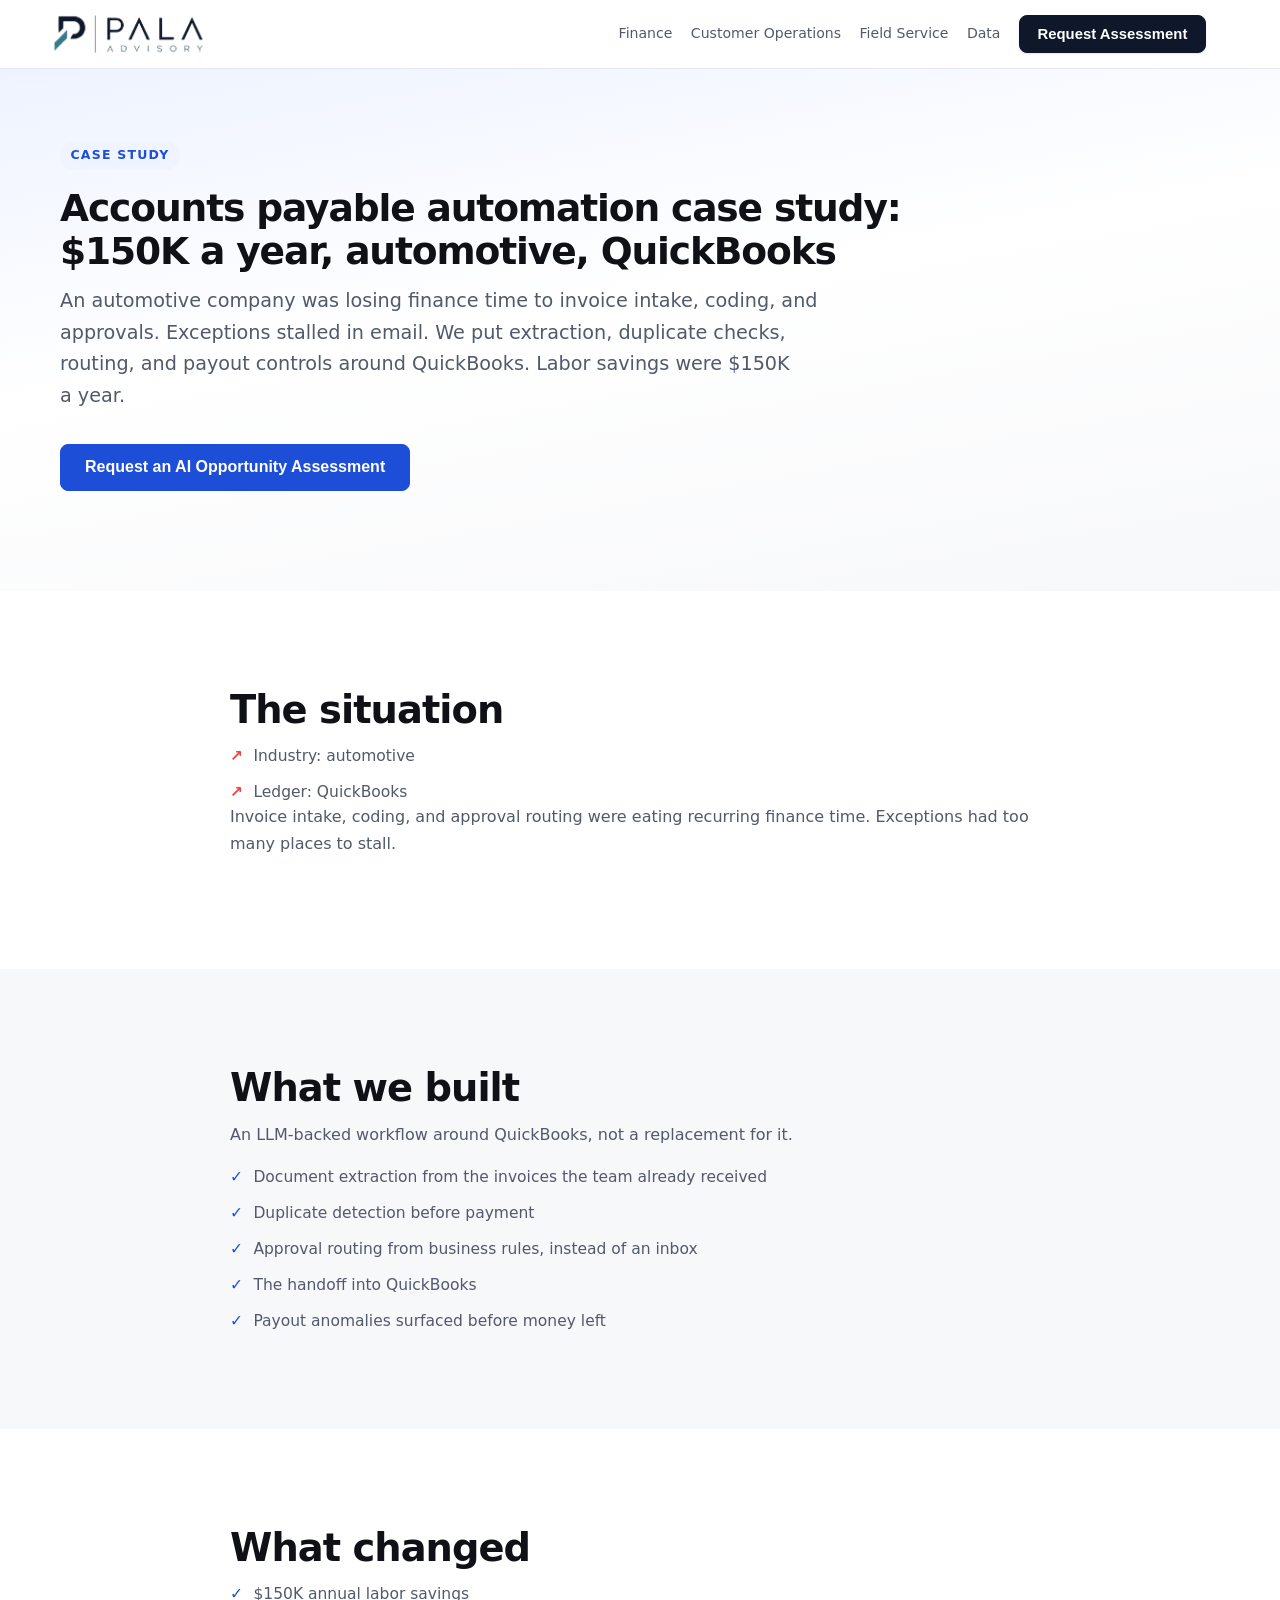
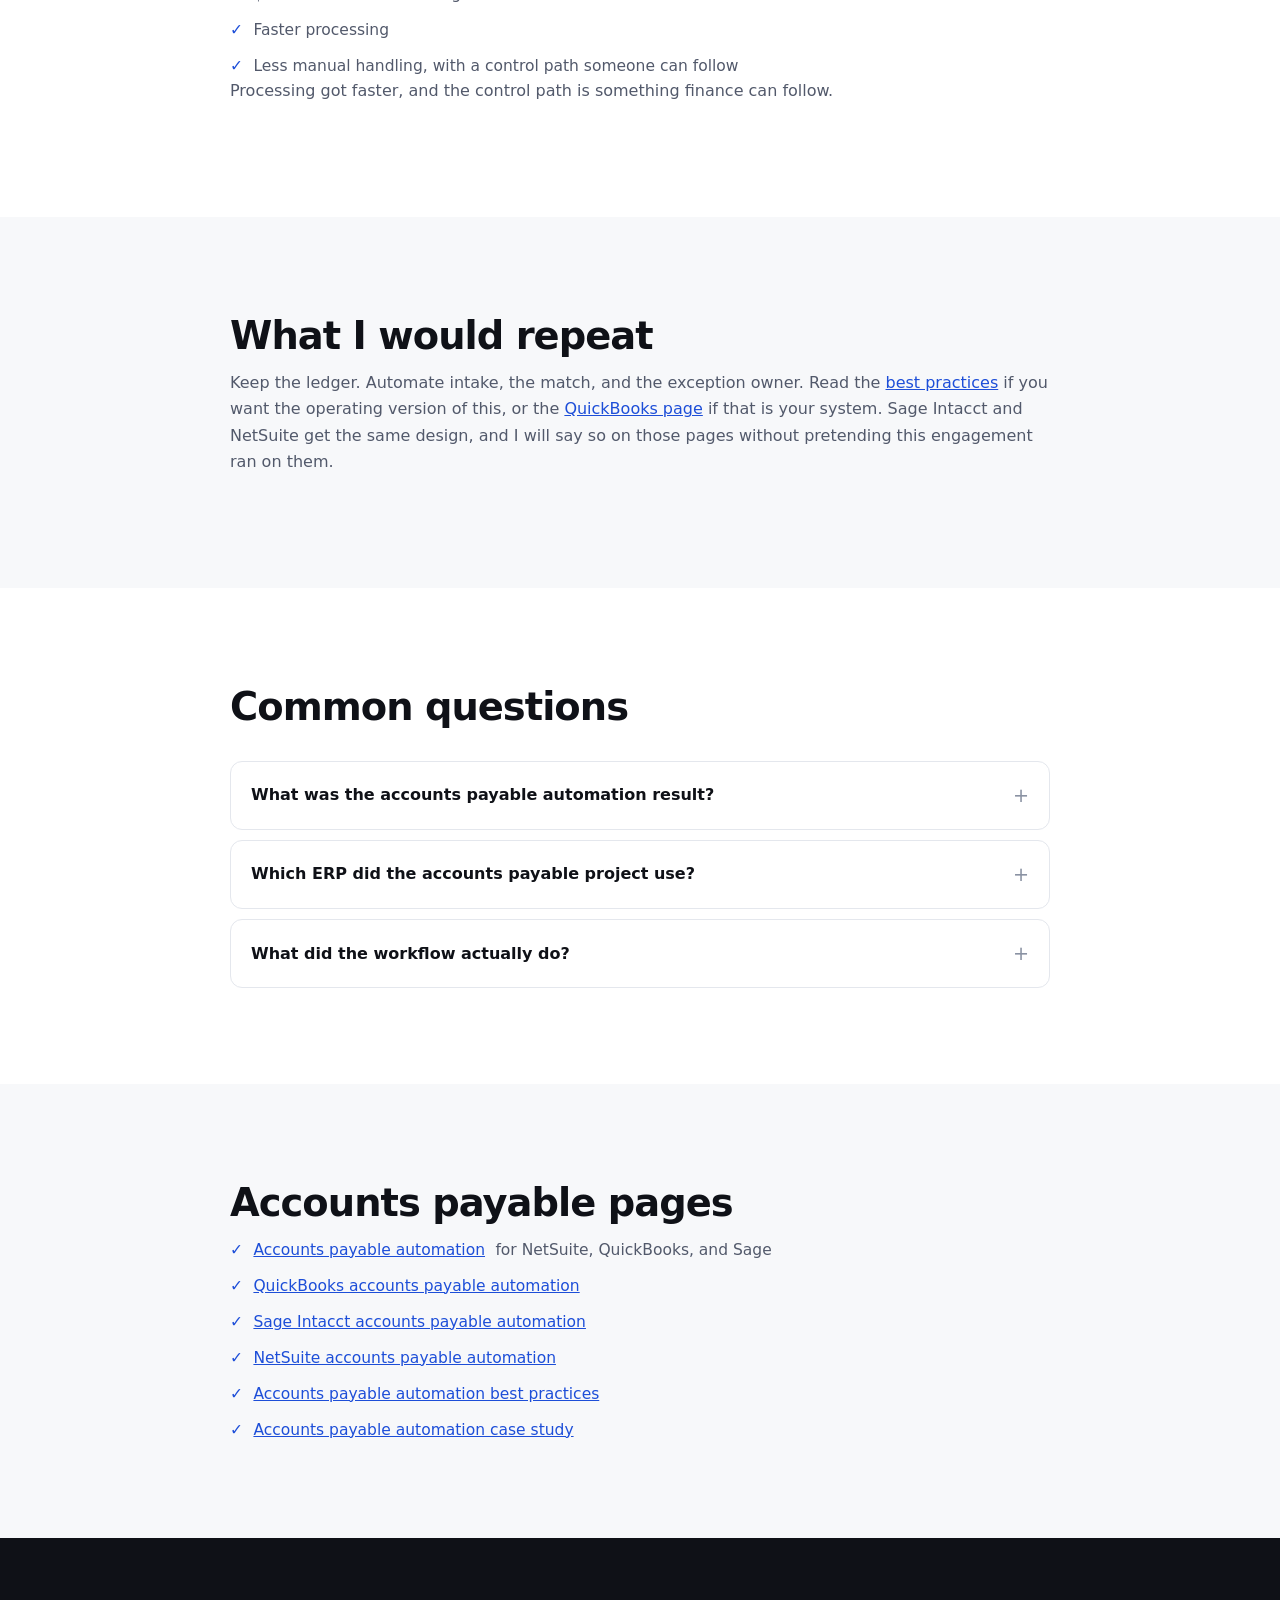
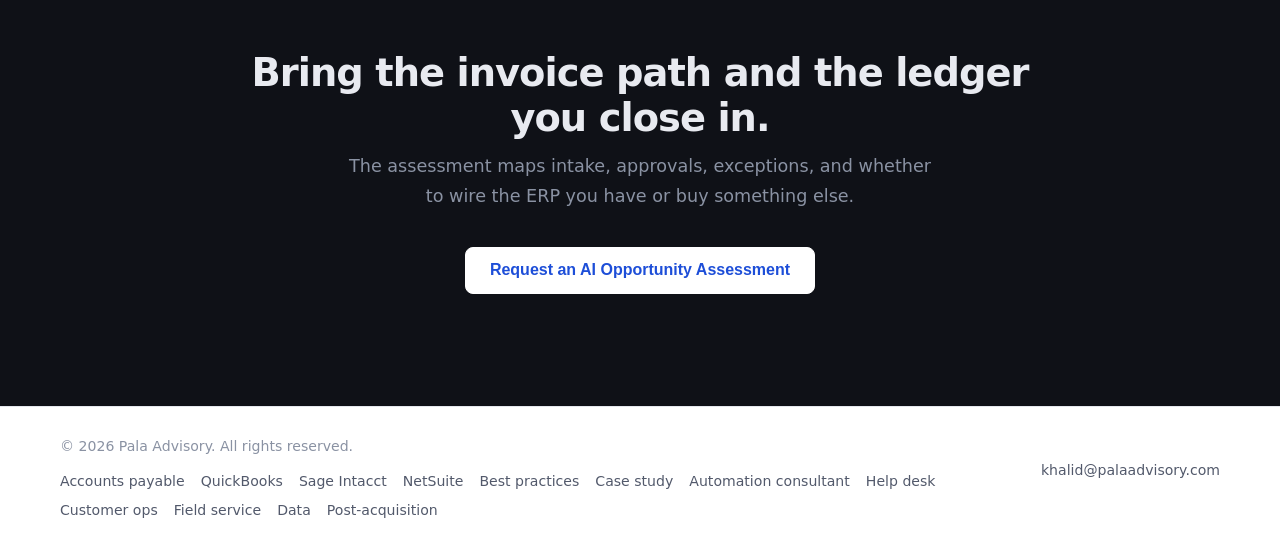
<file: accounts-payable-automation-case-study/index.html>
<!doctype html>
<html lang="en">
  <head>
    <!-- Google tag (gtag.js) -->
    <script async src="https://www.googletagmanager.com/gtag/js?id=G-KMNH2DF8C8"></script>
    <script>
      window.dataLayer = window.dataLayer || [];
      function gtag(){dataLayer.push(arguments);}
      gtag('js', new Date());

      gtag('config', 'G-KMNH2DF8C8');
    </script>
    <meta charset="UTF-8" />
    <meta name="viewport" content="width=device-width, initial-scale=1.0" />
    <title>Accounts Payable Automation Case Study | Pala Advisory</title>
    <meta name="description" content="Accounts payable automation case study: an automotive company on QuickBooks, $150K a year in labor savings from invoice extraction, approvals, and duplicate checks." />
    <meta name="robots" content="index, follow" />
    <link rel="canonical" href="https://palaadvisory.com/accounts-payable-automation-case-study/" />
    <meta property="og:type" content="article" />
    <meta property="og:title" content="Accounts Payable Automation Case Study | Pala Advisory" />
    <meta property="og:description" content="Accounts payable automation case study: an automotive company on QuickBooks, $150K a year in labor savings from invoice extraction, approvals, and duplicate checks." />
    <meta property="og:url" content="https://palaadvisory.com/accounts-payable-automation-case-study/" />
    <meta property="og:image" content="https://palaadvisory.com/images/logo.png" />
    <link rel="icon" href="../favicon.jpg" type="image/jpeg" />
    <link rel="stylesheet" href="../styles.css" />
    <script type="application/ld+json">
{
  "@context": "https://schema.org",
  "@graph": [
    {
      "@type": "Article",
      "headline": "Accounts payable automation case study: $150K a year, automotive, QuickBooks",
      "description": "Accounts payable automation case study: an automotive company on QuickBooks, $150K a year in labor savings from invoice extraction, approvals, and duplicate checks.",
      "author": {
        "@type": "Person",
        "name": "Khalid Alali",
        "url": "https://palaadvisory.com/"
      },
      "publisher": {
        "@type": "Organization",
        "name": "Pala Advisory",
        "url": "https://palaadvisory.com/",
        "logo": {
          "@type": "ImageObject",
          "url": "https://palaadvisory.com/images/logo.png"
        }
      },
      "mainEntityOfPage": "https://palaadvisory.com/accounts-payable-automation-case-study/"
    },
    {
      "@type": "FAQPage",
      "mainEntity": [
        {
          "@type": "Question",
          "name": "What was the accounts payable automation result?",
          "acceptedAnswer": {
            "@type": "Answer",
            "text": "An automotive company on QuickBooks saved $150K a year in AP labor. The workflow parsed invoices, detected duplicates, routed approvals, and flagged payout anomalies before payment."
          }
        },
        {
          "@type": "Question",
          "name": "Which ERP did the accounts payable project use?",
          "acceptedAnswer": {
            "@type": "Answer",
            "text": "QuickBooks. The company is in automotive and is not named here."
          }
        },
        {
          "@type": "Question",
          "name": "What did the workflow actually do?",
          "acceptedAnswer": {
            "@type": "Answer",
            "text": "Document extraction, duplicate detection, approval routing, business rules, and the handoff into the ERP, plus a check for payout anomalies before money left."
          }
        }
      ]
    }
  ]
}
    </script>
  </head>
  <body>
    <header class="site-header landing-nav">
      <div class="container nav">
        <a class="brand" href="../">
          <img src="../images/logo.png" alt="Pala Advisory" class="brand-logo" width="683" height="233" />
        </a>
        <nav class="nav-links">
          <a href="../finance-ai/">Finance</a>
          <a href="../customer-operations-ai/">Customer Operations</a>
          <a href="../field-service-ai/">Field Service</a>
          <a href="../operations-data/">Data</a>
          <button type="button" class="btn btn-primary" data-intake-open>Request Assessment</button>
        </nav>
      </div>
    </header>

    <main>
      <section class="section page-hero">
        <div class="container">
          <div class="page-hero-inner">
            <p class="eyebrow">Case study</p>
            <h1>Accounts payable automation case study: $150K a year, automotive, QuickBooks</h1>
            <p class="lead">An automotive company was losing finance time to invoice intake, coding, and approvals. Exceptions stalled in email. We put extraction, duplicate checks, routing, and payout controls around QuickBooks. Labor savings were $150K a year.</p>
            <div class="cta-group">
              <button type="button" class="btn btn-primary btn-lg" data-intake-open>Request an AI Opportunity Assessment</button>
            </div>
          </div>
        </div>
      </section>

      <section class="section">
        <div class="container narrow">
          <h2>The situation</h2>
          <ul class="problem-list">
            <li>Industry: automotive</li>
            <li>Ledger: QuickBooks</li>
          </ul>
          <p>Invoice intake, coding, and approval routing were eating recurring finance time. Exceptions had too many places to stall.</p>
        </div>
      </section>
      <section class="section section-alt">
        <div class="container narrow">
          <h2>What we built</h2>
          <p>An LLM-backed workflow around QuickBooks, not a replacement for it.</p>
          <ul class="use-case-list">
            <li>Document extraction from the invoices the team already received</li>
            <li>Duplicate detection before payment</li>
            <li>Approval routing from business rules, instead of an inbox</li>
            <li>The handoff into QuickBooks</li>
            <li>Payout anomalies surfaced before money left</li>
          </ul>
        </div>
      </section>
      <section class="section">
        <div class="container narrow">
          <h2>What changed</h2>
          <ul class="use-case-list">
            <li>$150K annual labor savings</li>
            <li>Faster processing</li>
            <li>Less manual handling, with a control path someone can follow</li>
          </ul>
          <p>Processing got faster, and the control path is something finance can follow.</p>
        </div>
      </section>
      <section class="section section-alt">
        <div class="container narrow">
          <h2>What I would repeat</h2>
          <p>Keep the ledger. Automate intake, the match, and the exception owner. Read the <a href="../accounts-payable-automation-best-practices/">best practices</a> if you want the operating version of this, or the <a href="../quickbooks-accounts-payable-automation/">QuickBooks page</a> if that is your system. Sage Intacct and NetSuite get the same design, and I will say so on those pages without pretending this engagement ran on them.</p>
        </div>
      </section>

      <section class="section">
        <div class="container narrow">
          <h2>Common questions</h2>
          <div class="faq-list">
            <details>
              <summary>What was the accounts payable automation result?</summary>
              <p>An automotive company on QuickBooks saved $150K a year in AP labor. The workflow parsed invoices, detected duplicates, routed approvals, and flagged payout anomalies before payment.</p>
            </details>
            <details>
              <summary>Which ERP did the accounts payable project use?</summary>
              <p>QuickBooks. The company is in automotive and is not named here.</p>
            </details>
            <details>
              <summary>What did the workflow actually do?</summary>
              <p>Document extraction, duplicate detection, approval routing, business rules, and the handoff into the ERP, plus a check for payout anomalies before money left.</p>
            </details>
          </div>
        </div>
      </section>
      <section class="section section-alt">
        <div class="container narrow">
          <h2>Accounts payable pages</h2>
          <ul class="use-case-list">
            <li><a href="../finance-ai/">Accounts payable automation</a> for NetSuite, QuickBooks, and Sage</li>
            <li><a href="../quickbooks-accounts-payable-automation/">QuickBooks accounts payable automation</a></li>
            <li><a href="../sage-intacct-accounts-payable-automation/">Sage Intacct accounts payable automation</a></li>
            <li><a href="../netsuite-accounts-payable-automation/">NetSuite accounts payable automation</a></li>
            <li><a href="../accounts-payable-automation-best-practices/">Accounts payable automation best practices</a></li>
            <li><a href="../accounts-payable-automation-case-study/">Accounts payable automation case study</a></li>
          </ul>
        </div>
      </section>
      <section class="section final-cta">
        <div class="container narrow center">
          <h2>Bring the invoice path and the ledger you close in.</h2>
          <p>The assessment maps intake, approvals, exceptions, and whether to wire the ERP you have or buy something else.</p>
          <button type="button" class="btn btn-primary btn-lg" data-intake-open>Request an AI Opportunity Assessment</button>
        </div>
      </section>
    </main>

    <div class="intake-modal" data-intake-modal hidden aria-hidden="true">
      <div class="intake-modal__backdrop" data-intake-close></div>
      <div class="intake-modal__dialog" data-intake-dialog role="dialog" aria-modal="true" aria-labelledby="intake-modal-title">
        <button type="button" class="intake-modal__close" data-intake-close aria-label="Close modal">×</button>
        <div class="intake-modal__content">
          <p class="eyebrow intake-modal__eyebrow">Request an AI Opportunity Assessment</p>
          <h2 id="intake-modal-title">Tell me about your workflow.</h2>
          <p class="intake-modal__lead">Short intake. I’ll review the workflow, the bottlenecks, and whether it is a fit.</p>
          <div data-intake-success hidden class="intake-success">
            <h2>Thanks. I got it.</h2>
            <p>I’ll review the submission and follow up soon.</p>
          </div>
          <form name="intake" method="POST" data-netlify="true" netlify-honeypot="bot-field" class="intake-form">
            <input type="hidden" name="form-name" value="intake" />
            <input type="hidden" name="redirect" value="/thank-you/" />
            <p hidden>
              <label>Don’t fill this out: <input name="bot-field" /></label>
            </p>

            <div class="intake-form__grid">
              <div class="intake-field">
                <label for="intake-name">Name</label>
                <input id="intake-name" type="text" name="name" required />
              </div>

              <div class="intake-field">
                <label for="intake-company">Company</label>
                <input id="intake-company" type="text" name="company" required />
              </div>

              <div class="intake-field">
                <label for="intake-email">Email</label>
                <input id="intake-email" type="email" name="email" required />
              </div>

              <div class="intake-field">
                <label for="intake-phone">Phone</label>
                <input id="intake-phone" type="tel" name="phone" />
              </div>

              <div class="intake-field">
                <label for="intake-role">Role</label>
                <input id="intake-role" type="text" name="role" required />
              </div>

              <div class="intake-field">
                <label for="intake-company-size">Company size</label>
                <select id="intake-company-size" name="company_size" required>
                  <option value="">Select one</option>
                  <option>1–10</option>
                  <option>11–50</option>
                  <option>51–200</option>
                  <option>201–500</option>
                  <option>500+</option>
                </select>
              </div>
            </div>

            <div class="intake-field">
              <label for="intake-challenge">Biggest operational challenge</label>
              <textarea id="intake-challenge" name="challenge" rows="5" required></textarea>
            </div>

            <button type="submit" class="btn btn-primary btn-lg intake-form__submit">Submit</button>
            <p class="intake-form__note">I’ll review the workflow and follow up directly.</p>
          </form>
        </div>
      </div>
    </div>


    <footer class="site-footer">
      <div class="container footer-inner">
        <div class="footer-brand">
          <p>&copy; <span id="year">2026</span> Pala Advisory. All rights reserved.</p>
          <nav class="footer-links" aria-label="Pages">
            <a href="../finance-ai/">Accounts payable</a>
            <a href="../quickbooks-accounts-payable-automation/">QuickBooks</a>
            <a href="../sage-intacct-accounts-payable-automation/">Sage Intacct</a>
            <a href="../netsuite-accounts-payable-automation/">NetSuite</a>
            <a href="../accounts-payable-automation-best-practices/">Best practices</a>
            <a href="../accounts-payable-automation-case-study/">Case study</a>
            <a href="../automation-consultant/">Automation consultant</a>
            <a href="../help-desk-automation/">Help desk</a>
            <a href="../customer-operations-ai/">Customer ops</a>
            <a href="../field-service-ai/">Field service</a>
            <a href="../operations-data/">Data</a>
            <a href="../post-acquisition-operations/">Post-acquisition</a>
          </nav>
        </div>
        <p class="footer-email"><a href="mailto:khalid@palaadvisory.com">khalid@palaadvisory.com</a></p>
      </div>
    </footer>

    <script src="../posthog.js"></script>
    <script src="../intake-modal.js" defer></script>
    <script>
      document.getElementById("year").textContent = new Date().getFullYear();
    </script>
  </body>
</html>
</file>
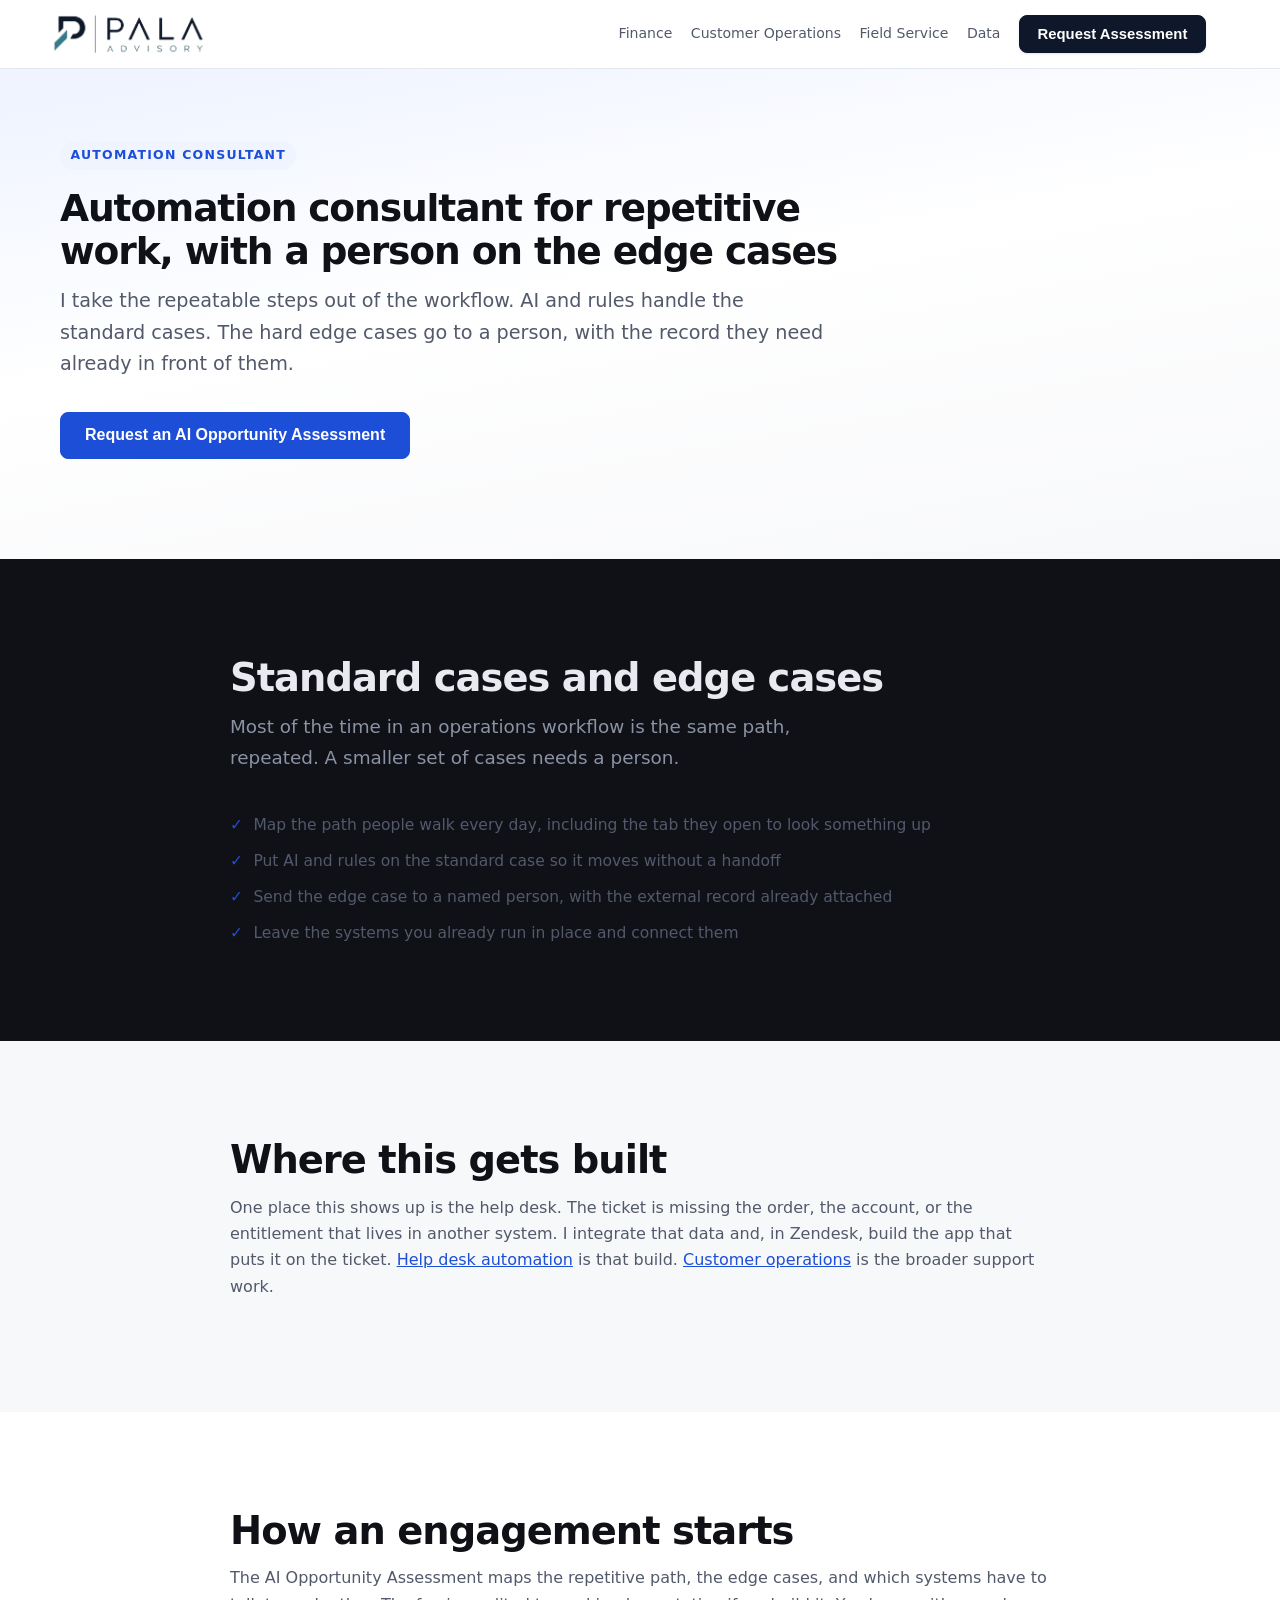
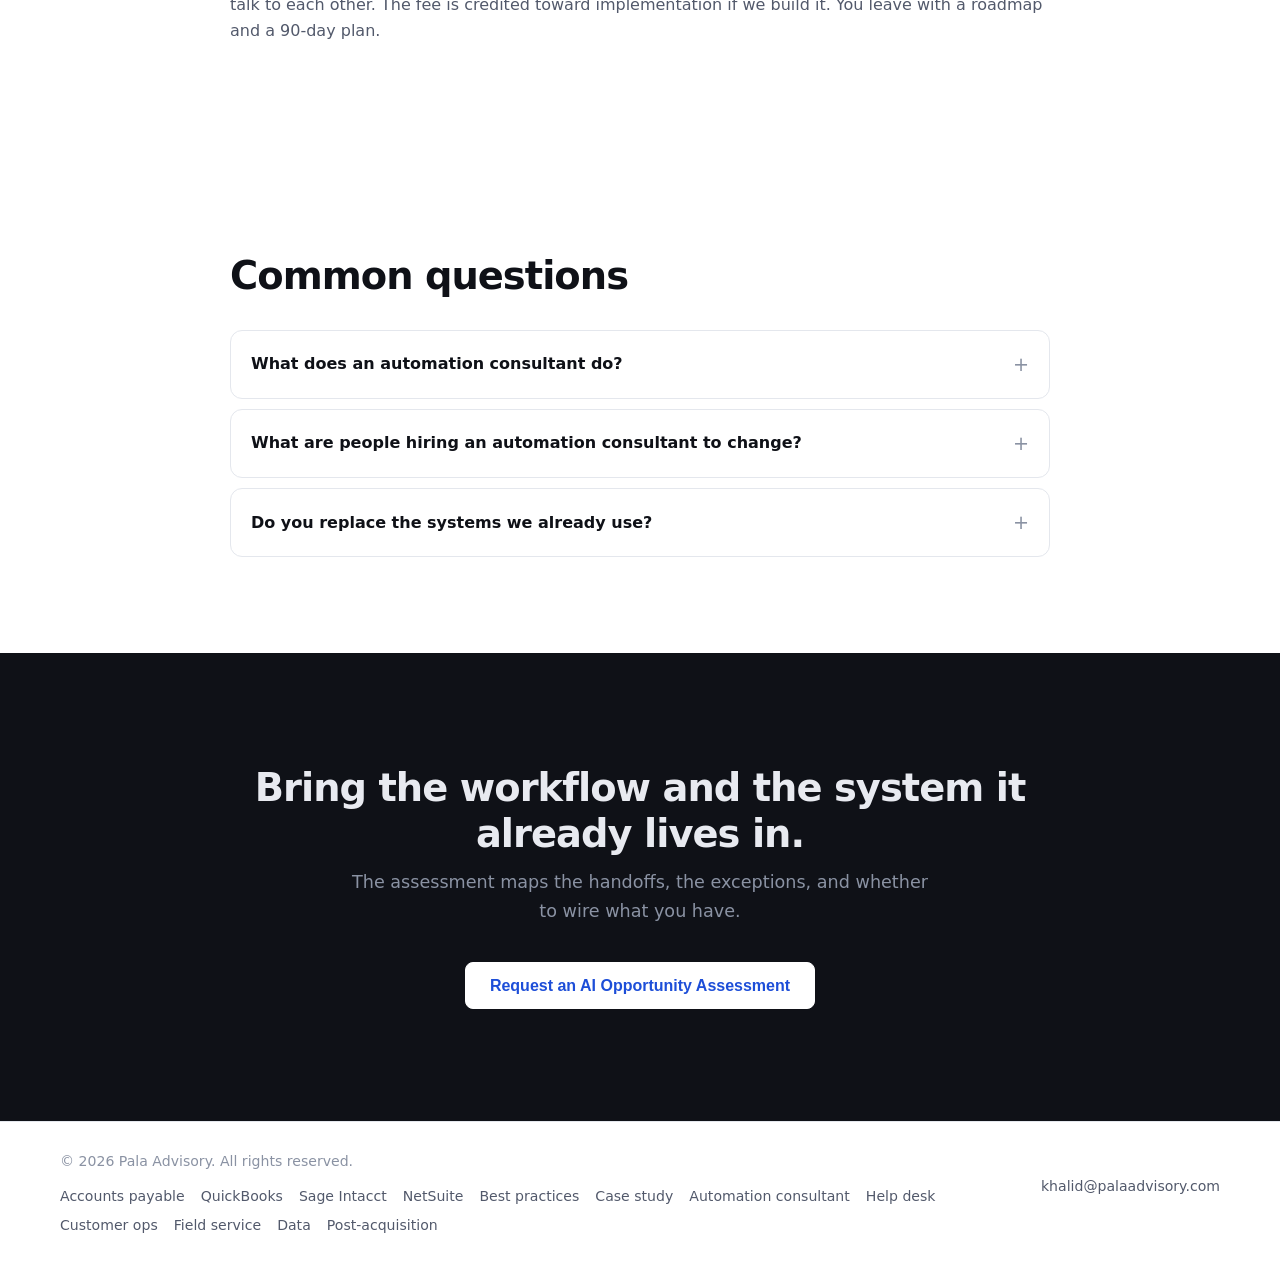
<file: automation-consultant/index.html>
<!doctype html>
<html lang="en">
  <head>
    <!-- Google tag (gtag.js) -->
    <script async src="https://www.googletagmanager.com/gtag/js?id=G-KMNH2DF8C8"></script>
    <script>
      window.dataLayer = window.dataLayer || [];
      function gtag(){dataLayer.push(arguments);}
      gtag('js', new Date());

      gtag('config', 'G-KMNH2DF8C8');
    </script>
    <meta charset="UTF-8" />
    <meta name="viewport" content="width=device-width, initial-scale=1.0" />
    <title>Automation Consultant | Pala Advisory</title>
    <meta name="description" content="Automation consultant for repetitive work. AI and rules handle the standard cases. Hard edge cases go to a person, with the context already attached." />
    <meta name="robots" content="index, follow" />
    <link rel="canonical" href="https://palaadvisory.com/automation-consultant/" />
    <meta property="og:type" content="article" />
    <meta property="og:title" content="Automation Consultant | Pala Advisory" />
    <meta property="og:description" content="Automation consultant for repetitive work. AI and rules handle the standard cases. Hard edge cases go to a person, with the context already attached." />
    <meta property="og:url" content="https://palaadvisory.com/automation-consultant/" />
    <meta property="og:image" content="https://palaadvisory.com/images/logo.png" />
    <link rel="icon" href="../favicon.jpg" type="image/jpeg" />
    <link rel="stylesheet" href="../styles.css" />
    <script type="application/ld+json">
{
  "@context": "https://schema.org",
  "@graph": [
    {
      "@type": "Article",
      "headline": "Automation consultant for repetitive work, with a person on the edge cases",
      "description": "Automation consultant for repetitive work. AI and rules handle the standard cases. Hard edge cases go to a person, with the context already attached.",
      "author": {
        "@type": "Person",
        "name": "Khalid Alali",
        "url": "https://palaadvisory.com/"
      },
      "publisher": {
        "@type": "Organization",
        "name": "Pala Advisory",
        "url": "https://palaadvisory.com/",
        "logo": {
          "@type": "ImageObject",
          "url": "https://palaadvisory.com/images/logo.png"
        }
      },
      "mainEntityOfPage": "https://palaadvisory.com/automation-consultant/"
    },
    {
      "@type": "FAQPage",
      "mainEntity": [
        {
          "@type": "Question",
          "name": "What does an automation consultant do?",
          "acceptedAnswer": {
            "@type": "Answer",
            "text": "Find the repetitive work, put AI and rules on the standard cases, and send the hard edge cases to a person with the context already attached."
          }
        },
        {
          "@type": "Question",
          "name": "What are people hiring an automation consultant to change?",
          "acceptedAnswer": {
            "@type": "Answer",
            "text": "The business buyers want repetitive administration off the team so people spend time on the work that needs judgment. A large share of the search is also job listings and factory automation. This practice is the business-workflow version."
          }
        },
        {
          "@type": "Question",
          "name": "Do you replace the systems we already use?",
          "acceptedAnswer": {
            "@type": "Answer",
            "text": "The systems stay. I connect them, put the standard path on rails, and leave a person on the case the rule cannot close."
          }
        }
      ]
    }
  ]
}
    </script>
  </head>
  <body>
    <header class="site-header landing-nav">
      <div class="container nav">
        <a class="brand" href="../">
          <img src="../images/logo.png" alt="Pala Advisory" class="brand-logo" width="683" height="233" />
        </a>
        <nav class="nav-links">
          <a href="../finance-ai/">Finance</a>
          <a href="../customer-operations-ai/">Customer Operations</a>
          <a href="../field-service-ai/">Field Service</a>
          <a href="../operations-data/">Data</a>
          <button type="button" class="btn btn-primary" data-intake-open>Request Assessment</button>
        </nav>
      </div>
    </header>
    <main>
      <section class="section page-hero">
        <div class="container">
          <div class="page-hero-inner">
            <p class="eyebrow">Automation consultant</p>
            <h1>Automation consultant for repetitive work, with a person on the edge cases</h1>
            <p class="lead">I take the repeatable steps out of the workflow. AI and rules handle the standard cases. The hard edge cases go to a person, with the record they need already in front of them.</p>
            <div class="cta-group">
              <button type="button" class="btn btn-primary btn-lg" data-intake-open>Request an AI Opportunity Assessment</button>
            </div>
          </div>
        </div>
      </section>

      <section class="section section-dark">
        <div class="container narrow">
          <h2>Standard cases and edge cases</h2>
          <p class="section-lead">Most of the time in an operations workflow is the same path, repeated. A smaller set of cases needs a person.</p>
          <ul class="use-case-list">
            <li>Map the path people walk every day, including the tab they open to look something up</li>
            <li>Put AI and rules on the standard case so it moves without a handoff</li>
            <li>Send the edge case to a named person, with the external record already attached</li>
            <li>Leave the systems you already run in place and connect them</li>
          </ul>
        </div>
      </section>
      <section class="section section-alt">
        <div class="container narrow">
          <h2>Where this gets built</h2>
          <p>One place this shows up is the help desk. The ticket is missing the order, the account, or the entitlement that lives in another system. I integrate that data and, in Zendesk, build the app that puts it on the ticket. <a href="../help-desk-automation/">Help desk automation</a> is that build. <a href="../customer-operations-ai/">Customer operations</a> is the broader support work.</p>
        </div>
      </section>
      <section class="section">
        <div class="container narrow">
          <h2>How an engagement starts</h2>
          <p>The AI Opportunity Assessment maps the repetitive path, the edge cases, and which systems have to talk to each other. The fee is credited toward implementation if we build it. You leave with a roadmap and a 90-day plan.</p>
        </div>
      </section>

      <section class="section">
        <div class="container narrow">
          <h2>Common questions</h2>
          <div class="faq-list">
            <details>
              <summary>What does an automation consultant do?</summary>
              <p>Find the repetitive work, put AI and rules on the standard cases, and send the hard edge cases to a person with the context already attached.</p>
            </details>
            <details>
              <summary>What are people hiring an automation consultant to change?</summary>
              <p>The business buyers want repetitive administration off the team so people spend time on the work that needs judgment. A large share of the search is also job listings and factory automation. This practice is the business-workflow version.</p>
            </details>
            <details>
              <summary>Do you replace the systems we already use?</summary>
              <p>The systems stay. I connect them, put the standard path on rails, and leave a person on the case the rule cannot close.</p>
            </details>
          </div>
        </div>
      </section>
      <section class="section final-cta">
        <div class="container narrow center">
          <h2>Bring the workflow and the system it already lives in.</h2>
          <p>The assessment maps the handoffs, the exceptions, and whether to wire what you have.</p>
          <button type="button" class="btn btn-primary btn-lg" data-intake-open>Request an AI Opportunity Assessment</button>
        </div>
      </section>
    </main>
    <div class="intake-modal" data-intake-modal hidden aria-hidden="true">
      <div class="intake-modal__backdrop" data-intake-close></div>
      <div class="intake-modal__dialog" data-intake-dialog role="dialog" aria-modal="true" aria-labelledby="intake-modal-title">
        <button type="button" class="intake-modal__close" data-intake-close aria-label="Close modal">×</button>
        <div class="intake-modal__content">
          <p class="eyebrow intake-modal__eyebrow">Request an AI Opportunity Assessment</p>
          <h2 id="intake-modal-title">Tell me about your workflow.</h2>
          <p class="intake-modal__lead">Short intake. I’ll review the workflow, the bottlenecks, and whether it is a fit.</p>
          <div data-intake-success hidden class="intake-success">
            <h2>Thanks. I got it.</h2>
            <p>I’ll review the submission and follow up soon.</p>
          </div>
          <form name="intake" method="POST" data-netlify="true" netlify-honeypot="bot-field" class="intake-form">
            <input type="hidden" name="form-name" value="intake" />
            <input type="hidden" name="redirect" value="/thank-you/" />
            <p hidden>
              <label>Don’t fill this out: <input name="bot-field" /></label>
            </p>

            <div class="intake-form__grid">
              <div class="intake-field">
                <label for="intake-name">Name</label>
                <input id="intake-name" type="text" name="name" required />
              </div>

              <div class="intake-field">
                <label for="intake-company">Company</label>
                <input id="intake-company" type="text" name="company" required />
              </div>

              <div class="intake-field">
                <label for="intake-email">Email</label>
                <input id="intake-email" type="email" name="email" required />
              </div>

              <div class="intake-field">
                <label for="intake-phone">Phone</label>
                <input id="intake-phone" type="tel" name="phone" />
              </div>

              <div class="intake-field">
                <label for="intake-role">Role</label>
                <input id="intake-role" type="text" name="role" required />
              </div>

              <div class="intake-field">
                <label for="intake-company-size">Company size</label>
                <select id="intake-company-size" name="company_size" required>
                  <option value="">Select one</option>
                  <option>1–10</option>
                  <option>11–50</option>
                  <option>51–200</option>
                  <option>201–500</option>
                  <option>500+</option>
                </select>
              </div>
            </div>

            <div class="intake-field">
              <label for="intake-challenge">Biggest operational challenge</label>
              <textarea id="intake-challenge" name="challenge" rows="5" required></textarea>
            </div>

            <button type="submit" class="btn btn-primary btn-lg intake-form__submit">Submit</button>
            <p class="intake-form__note">I’ll review the workflow and follow up directly.</p>
          </form>
        </div>
      </div>
    </div>



    <footer class="site-footer">
      <div class="container footer-inner">
        <div class="footer-brand">
          <p>&copy; <span id="year">2026</span> Pala Advisory. All rights reserved.</p>
          <nav class="footer-links" aria-label="Pages">
            <a href="../finance-ai/">Accounts payable</a>
            <a href="../quickbooks-accounts-payable-automation/">QuickBooks</a>
            <a href="../sage-intacct-accounts-payable-automation/">Sage Intacct</a>
            <a href="../netsuite-accounts-payable-automation/">NetSuite</a>
            <a href="../accounts-payable-automation-best-practices/">Best practices</a>
            <a href="../accounts-payable-automation-case-study/">Case study</a>
            <a href="../automation-consultant/">Automation consultant</a>
            <a href="../help-desk-automation/">Help desk</a>
            <a href="../customer-operations-ai/">Customer ops</a>
            <a href="../field-service-ai/">Field service</a>
            <a href="../operations-data/">Data</a>
            <a href="../post-acquisition-operations/">Post-acquisition</a>
          </nav>
        </div>
        <p class="footer-email"><a href="mailto:khalid@palaadvisory.com">khalid@palaadvisory.com</a></p>
      </div>
    </footer>
    <script src="../posthog.js"></script>
    <script src="../intake-modal.js" defer></script>
    <script>
      document.getElementById("year").textContent = new Date().getFullYear();
    </script>
  </body>
</html>
</file>
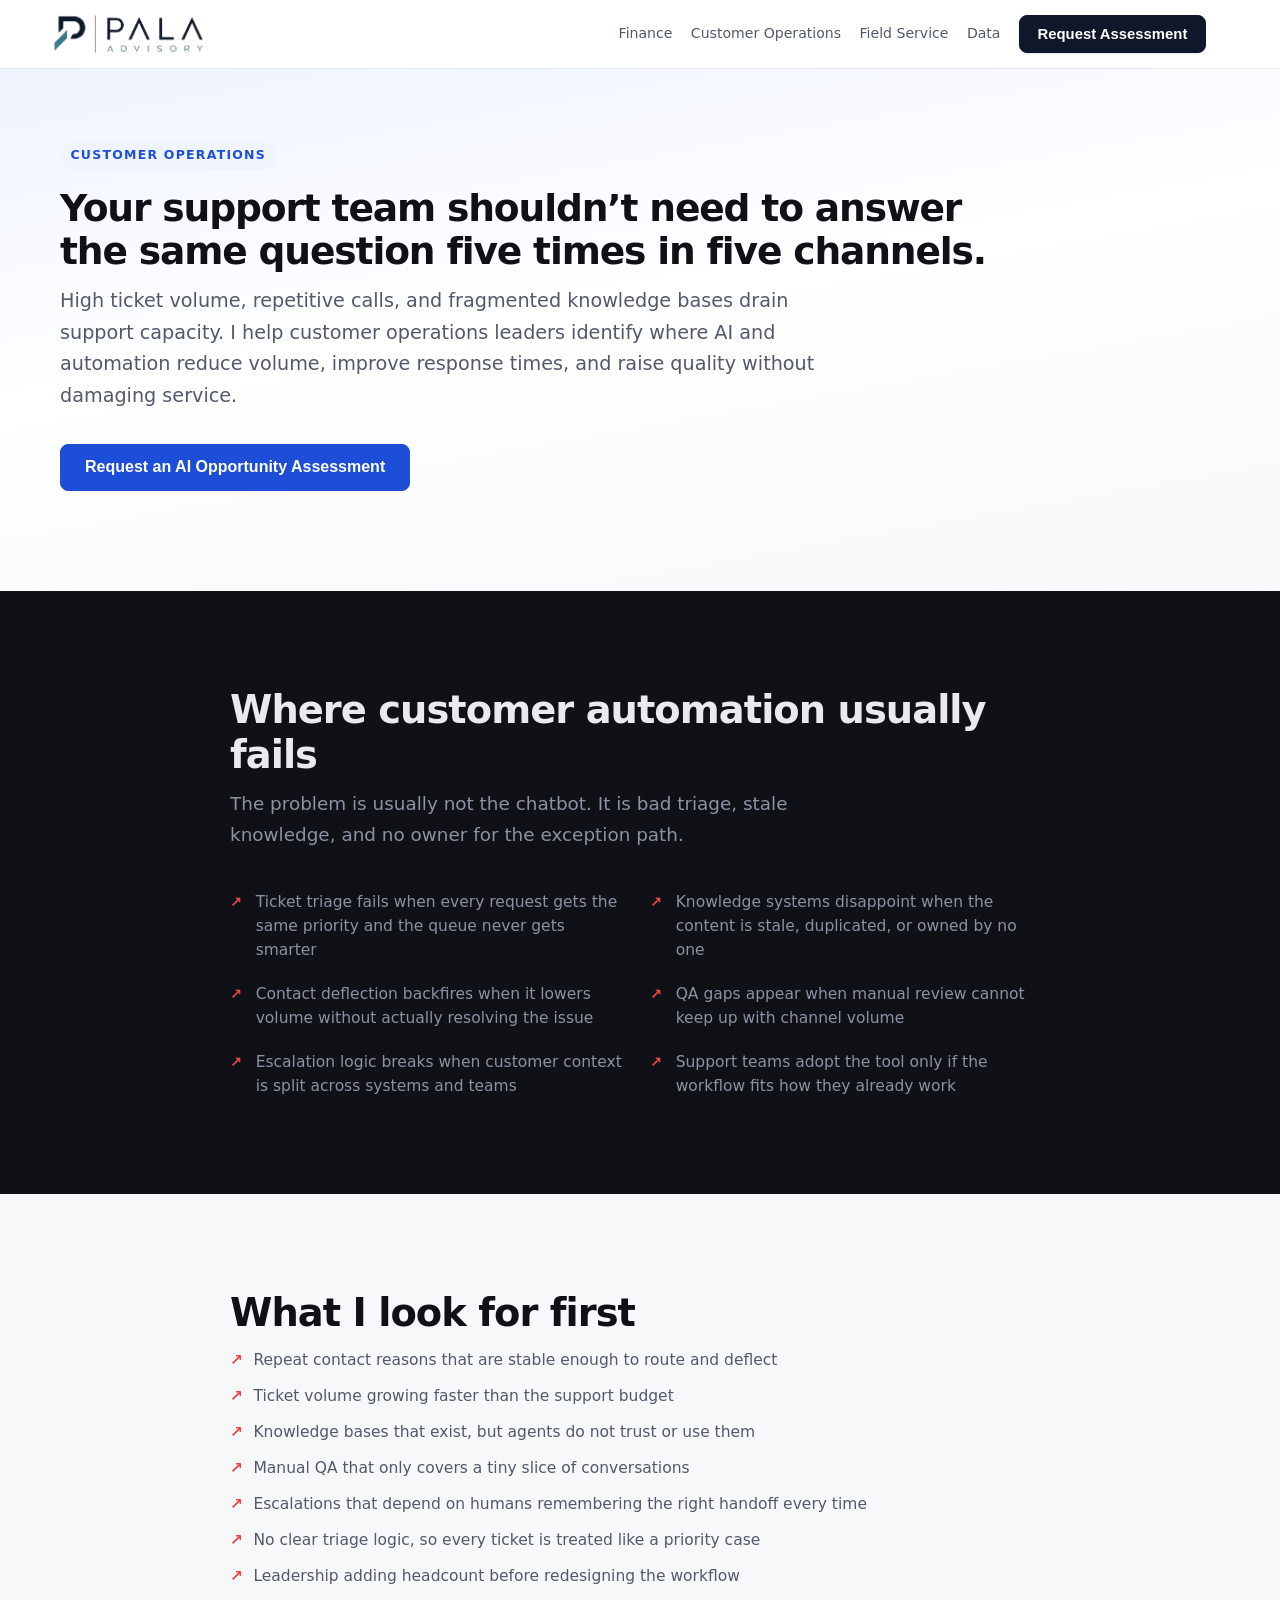
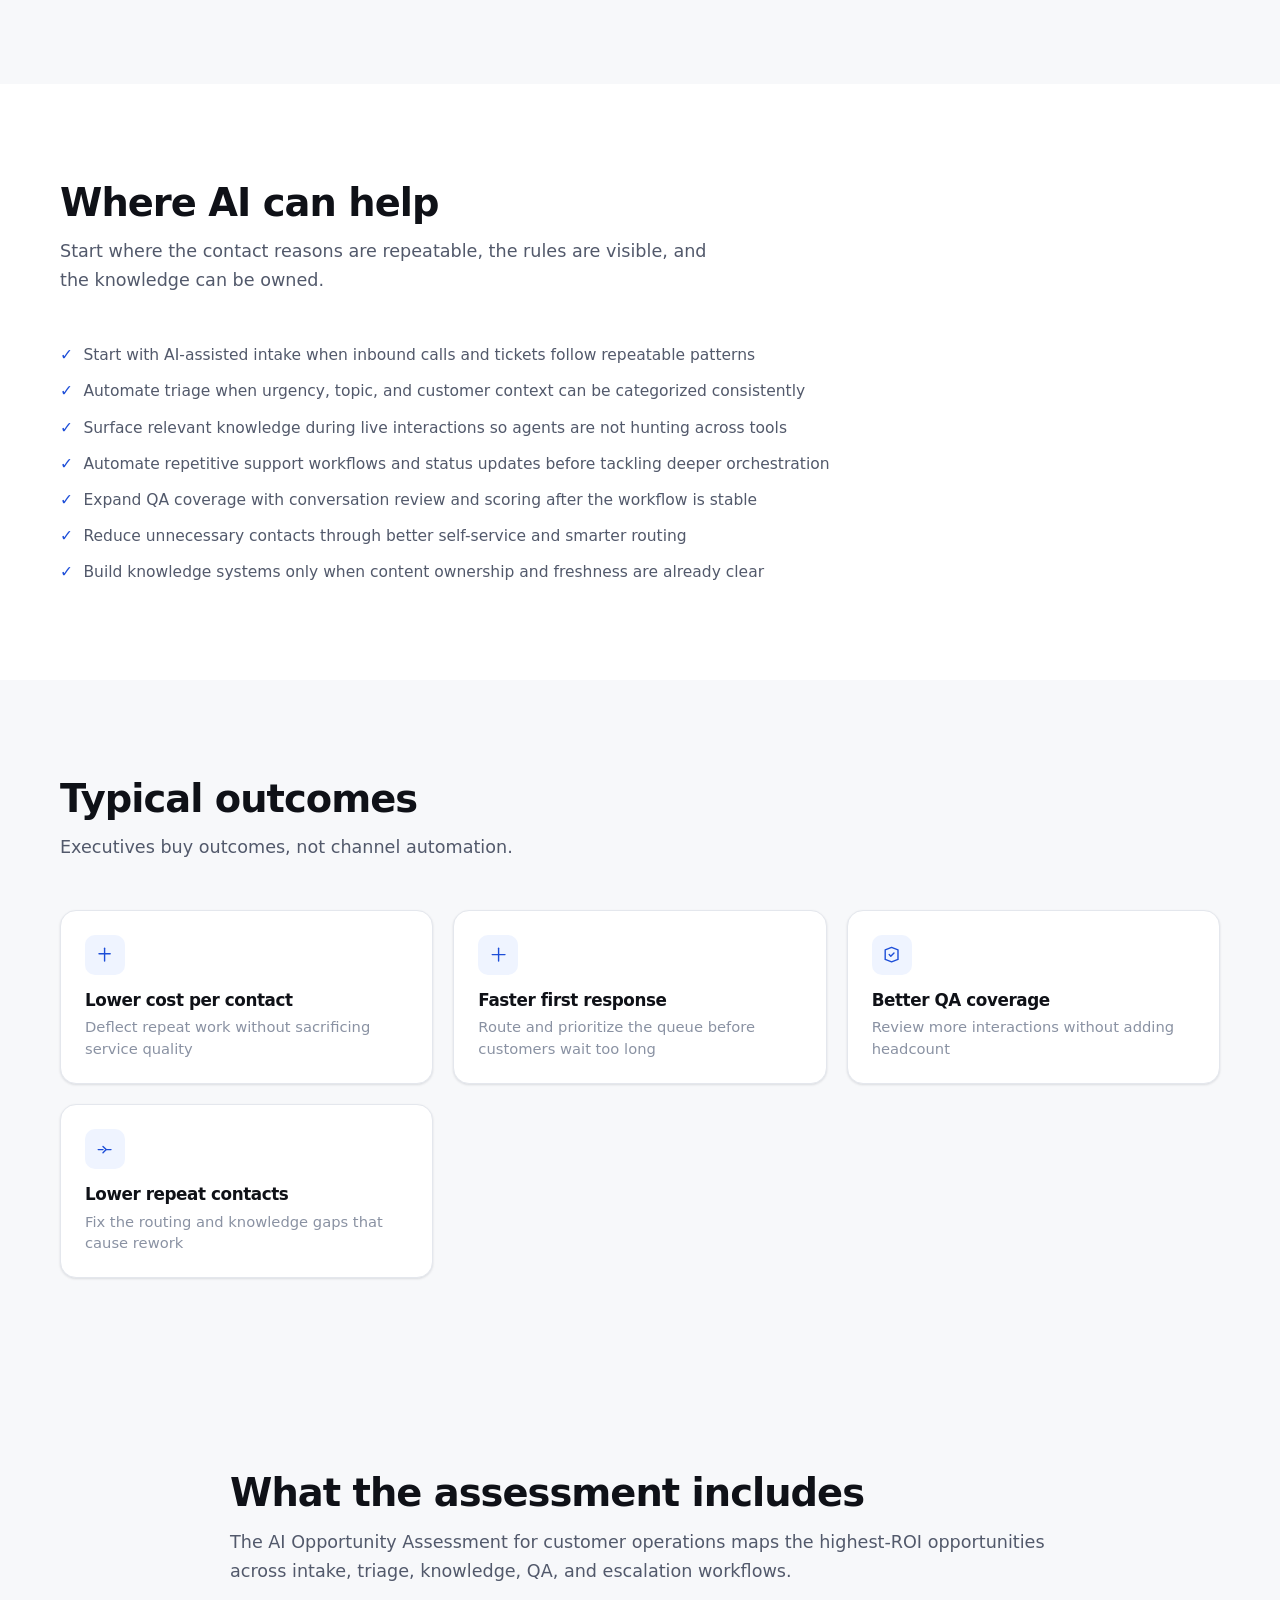
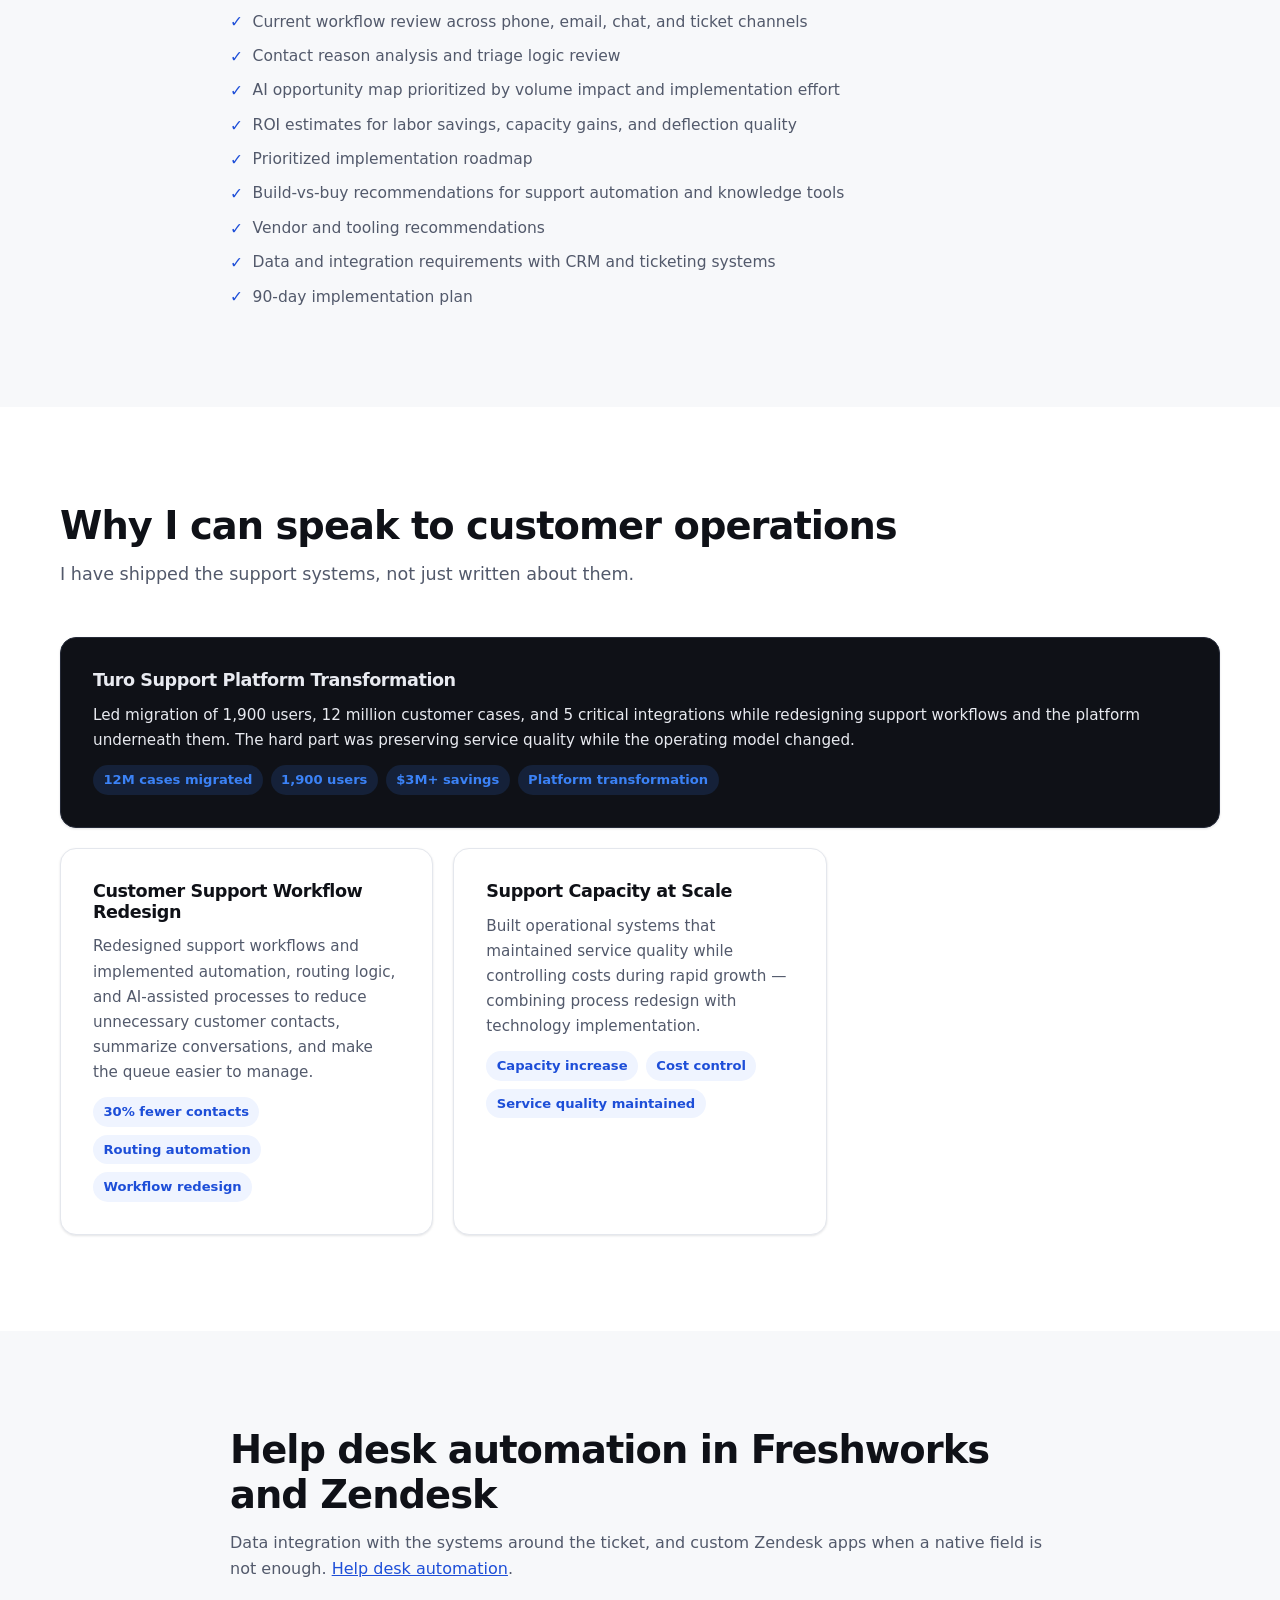
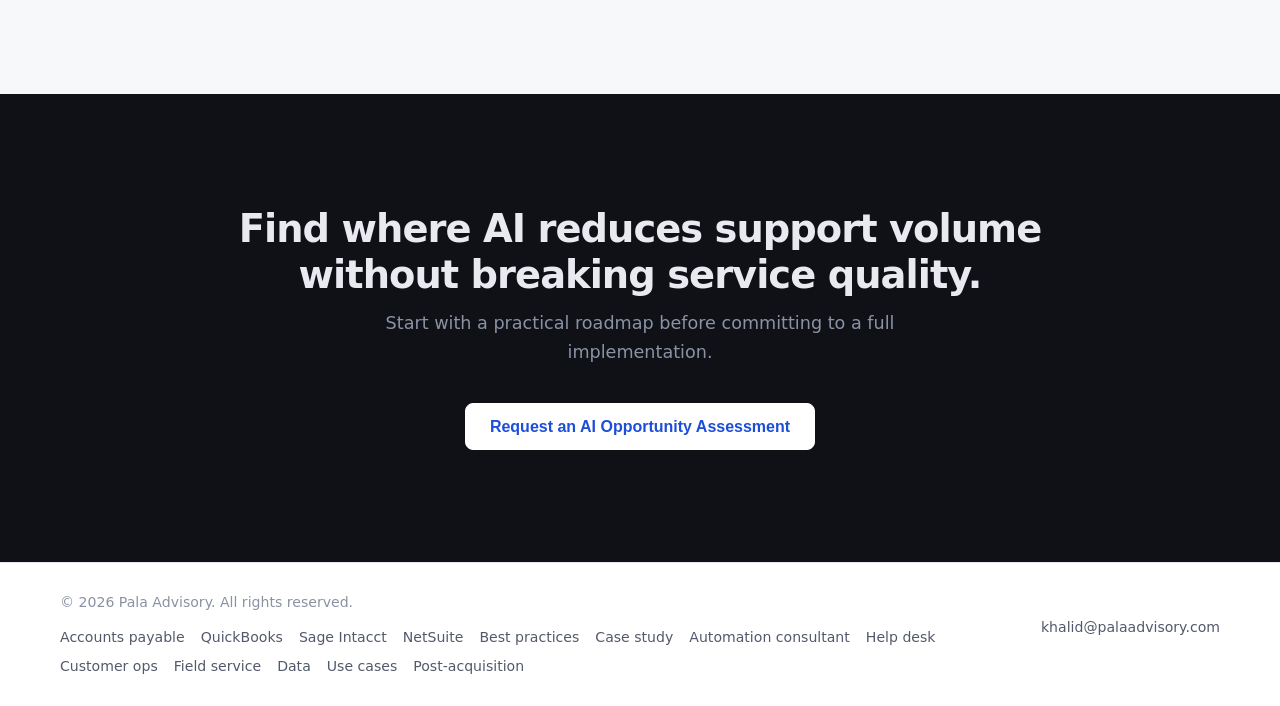
<file: customer-operations-ai/index.html>
<!doctype html>
<html lang="en">
  <head>
    <!-- Google tag (gtag.js) -->
    <script async src="https://www.googletagmanager.com/gtag/js?id=G-KMNH2DF8C8"></script>
    <script>
      window.dataLayer = window.dataLayer || [];
      function gtag(){dataLayer.push(arguments);}
      gtag('js', new Date());

      gtag('config', 'G-KMNH2DF8C8');
    </script>
    <meta charset="UTF-8" />
    <meta name="viewport" content="width=device-width, initial-scale=1.0" />
    <title>Customer Service Automation Examples for Support Teams | Pala Advisory</title>
    <meta
      name="description"
      content="Customer service automation examples for support teams: ticket triage, routing, knowledge, and the contacts that should never become a ticket."
    />
    <meta name="robots" content="index, follow" />
    <link rel="canonical" href="https://palaadvisory.com/customer-operations-ai/" />
    <meta property="og:type" content="website" />
    <meta property="og:title" content="Customer Service Automation Examples for Support Teams | Pala Advisory" />
    <meta property="og:description" content="Customer service automation examples for support teams: ticket triage, routing, knowledge, and the contacts that should never become a ticket." />
    <meta property="og:url" content="https://palaadvisory.com/customer-operations-ai/" />
    <meta property="og:image" content="https://palaadvisory.com/images/logo.png" />
    <link rel="icon" href="../favicon.jpg" type="image/jpeg" />
    <link rel="stylesheet" href="../styles.css" />
  </head>
  <body>
    <header class="site-header landing-nav">
      <div class="container nav">
        <a class="brand" href="../">
          <img src="../images/logo.png" alt="Pala Advisory" class="brand-logo" width="683" height="233" />
        </a>
        <nav class="nav-links">
          <a href="../finance-ai/">Finance</a>
          <a href="../customer-operations-ai/">Customer Operations</a>
          <a href="../field-service-ai/">Field Service</a>
          <a href="../operations-data/">Data</a>
          <button type="button" class="btn btn-primary" data-intake-open>Request Assessment</button>
        </nav>
      </div>
    </header>

    <main>
      <section class="section page-hero">
        <div class="container">
          <div class="page-hero-inner">
            <p class="eyebrow">Customer Operations</p>
            <h1>Your support team shouldn’t need to answer the same question five times in five channels.</h1>
            <p class="lead">
              High ticket volume, repetitive calls, and fragmented knowledge bases drain support capacity. I help customer operations leaders identify where AI and automation reduce volume, improve response times, and raise quality without damaging service.
            </p>
            <div class="cta-group">
              <button type="button" class="btn btn-primary btn-lg" data-intake-open>Request an AI Opportunity Assessment</button>
            </div>
          </div>
        </div>
      </section>

      <section class="section section-dark">
        <div class="container narrow">
          <h2>Where customer automation usually fails</h2>
          <p class="section-lead">
            The problem is usually not the chatbot. It is bad triage, stale knowledge, and no owner for the exception path.
          </p>
          <div class="pain-grid">
            <div class="pain-item">
              <span class="pain-icon">↗</span>
              <p>Ticket triage fails when every request gets the same priority and the queue never gets smarter</p>
            </div>
            <div class="pain-item">
              <span class="pain-icon">↗</span>
              <p>Knowledge systems disappoint when the content is stale, duplicated, or owned by no one</p>
            </div>
            <div class="pain-item">
              <span class="pain-icon">↗</span>
              <p>Contact deflection backfires when it lowers volume without actually resolving the issue</p>
            </div>
            <div class="pain-item">
              <span class="pain-icon">↗</span>
              <p>QA gaps appear when manual review cannot keep up with channel volume</p>
            </div>
            <div class="pain-item">
              <span class="pain-icon">↗</span>
              <p>Escalation logic breaks when customer context is split across systems and teams</p>
            </div>
            <div class="pain-item">
              <span class="pain-icon">↗</span>
              <p>Support teams adopt the tool only if the workflow fits how they already work</p>
            </div>
          </div>
        </div>
      </section>

      <section class="section section-alt">
        <div class="container narrow">
          <h2>What I look for first</h2>
          <ul class="problem-list">
            <li>Repeat contact reasons that are stable enough to route and deflect</li>
            <li>Ticket volume growing faster than the support budget</li>
            <li>Knowledge bases that exist, but agents do not trust or use them</li>
            <li>Manual QA that only covers a tiny slice of conversations</li>
            <li>Escalations that depend on humans remembering the right handoff every time</li>
            <li>No clear triage logic, so every ticket is treated like a priority case</li>
            <li>Leadership adding headcount before redesigning the workflow</li>
          </ul>
        </div>
      </section>

      <section class="section">
        <div class="container">
          <div class="section-header">
            <h2>Where AI can help</h2>
            <p>Start where the contact reasons are repeatable, the rules are visible, and the knowledge can be owned.</p>
          </div>
          <ul class="use-case-list">
            <li>Start with AI-assisted intake when inbound calls and tickets follow repeatable patterns</li>
            <li>Automate triage when urgency, topic, and customer context can be categorized consistently</li>
            <li>Surface relevant knowledge during live interactions so agents are not hunting across tools</li>
            <li>Automate repetitive support workflows and status updates before tackling deeper orchestration</li>
            <li>Expand QA coverage with conversation review and scoring after the workflow is stable</li>
            <li>Reduce unnecessary contacts through better self-service and smarter routing</li>
            <li>Build knowledge systems only when content ownership and freshness are already clear</li>
          </ul>
        </div>
      </section>

      <section class="section section-alt">
        <div class="container">
          <div class="section-header">
            <h2>Typical outcomes</h2>
            <p>Executives buy outcomes, not channel automation.</p>
          </div>
          <div class="outcome-grid">
            <article class="outcome-card">
              <span class="outcome-icon" aria-hidden="true">
                <svg viewBox="0 0 24 24" fill="none" stroke="currentColor" stroke-width="1.75" stroke-linecap="round" stroke-linejoin="round"><path d="M12 20V4" /><path d="M5 11h14" /></svg>
              </span>
              <h3>Lower cost per contact</h3>
              <p>Deflect repeat work without sacrificing service quality</p>
            </article>
            <article class="outcome-card">
              <span class="outcome-icon" aria-hidden="true">
                <svg viewBox="0 0 24 24" fill="none" stroke="currentColor" stroke-width="1.75" stroke-linecap="round" stroke-linejoin="round"><path d="M4 12h16" /><path d="M12 4v16" /></svg>
              </span>
              <h3>Faster first response</h3>
              <p>Route and prioritize the queue before customers wait too long</p>
            </article>
            <article class="outcome-card">
              <span class="outcome-icon" aria-hidden="true">
                <svg viewBox="0 0 24 24" fill="none" stroke="currentColor" stroke-width="1.75" stroke-linecap="round" stroke-linejoin="round"><path d="M4 18V6l8-3 8 3v12l-8 3-8-3z" /><path d="M9 12l2 2 4-4" /></svg>
              </span>
              <h3>Better QA coverage</h3>
              <p>Review more interactions without adding headcount</p>
            </article>
            <article class="outcome-card">
              <span class="outcome-icon" aria-hidden="true">
                <svg viewBox="0 0 24 24" fill="none" stroke="currentColor" stroke-width="1.75" stroke-linecap="round" stroke-linejoin="round"><path d="M4 12h6" /><path d="M14 12h6" /><path d="M10 8l4 4-4 4" /></svg>
              </span>
              <h3>Lower repeat contacts</h3>
              <p>Fix the routing and knowledge gaps that cause rework</p>
            </article>
          </div>
        </div>
      </section>

      <section class="section section-alt" id="assessment">
        <div class="container narrow">
          <h2>What the assessment includes</h2>
          <p class="section-lead-light">
            The AI Opportunity Assessment for customer operations maps the highest-ROI opportunities across intake, triage, knowledge, QA, and escalation workflows.
          </p>
          <ul class="checklist">
            <li>Current workflow review across phone, email, chat, and ticket channels</li>
            <li>Contact reason analysis and triage logic review</li>
            <li>AI opportunity map prioritized by volume impact and implementation effort</li>
            <li>ROI estimates for labor savings, capacity gains, and deflection quality</li>
            <li>Prioritized implementation roadmap</li>
            <li>Build-vs-buy recommendations for support automation and knowledge tools</li>
            <li>Vendor and tooling recommendations</li>
            <li>Data and integration requirements with CRM and ticketing systems</li>
            <li>90-day implementation plan</li>
          </ul>
        </div>
      </section>

      <section class="section">
        <div class="container">
          <div class="section-header">
            <h2>Why I can speak to customer operations</h2>
            <p>I have shipped the support systems, not just written about them.</p>
          </div>
          <div class="work-grid work-grid-featured">
            <article class="experience-card experience-card-featured">
              <h3>Turo Support Platform Transformation</h3>
              <p>Led migration of 1,900 users, 12 million customer cases, and 5 critical integrations while redesigning support workflows and the platform underneath them. The hard part was preserving service quality while the operating model changed.</p>
              <ul class="experience-metrics">
                <li>12M cases migrated</li>
                <li>1,900 users</li>
                <li>$3M+ savings</li>
                <li>Platform transformation</li>
              </ul>
            </article>
            <article class="experience-card">
              <h3>Customer Support Workflow Redesign</h3>
              <p>Redesigned support workflows and implemented automation, routing logic, and AI-assisted processes to reduce unnecessary customer contacts, summarize conversations, and make the queue easier to manage.</p>
              <ul class="experience-metrics">
                <li>30% fewer contacts</li>
                <li>Routing automation</li>
                <li>Workflow redesign</li>
              </ul>
            </article>
            <article class="experience-card">
              <h3>Support Capacity at Scale</h3>
              <p>Built operational systems that maintained service quality while controlling costs during rapid growth — combining process redesign with technology implementation.</p>
              <ul class="experience-metrics">
                <li>Capacity increase</li>
                <li>Cost control</li>
                <li>Service quality maintained</li>
              </ul>
            </article>
          </div>
        </div>
      </section>

      <section class="section section-alt">
        <div class="container narrow">
          <h2>Help desk automation in Freshworks and Zendesk</h2>
          <p>Data integration with the systems around the ticket, and custom Zendesk apps when a native field is not enough. <a href="../help-desk-automation/">Help desk automation</a>.</p>
        </div>
      </section>

      <section class="section final-cta">
        <div class="container narrow center">
          <h2>Find where AI reduces support volume without breaking service quality.</h2>
          <p>Start with a practical roadmap before committing to a full implementation.</p>
          <button type="button" class="btn btn-primary btn-lg" data-intake-open>Request an AI Opportunity Assessment</button>
        </div>
      </section>
    </main>

    <div class="intake-modal" data-intake-modal hidden aria-hidden="true">
      <div class="intake-modal__backdrop" data-intake-close></div>
      <div class="intake-modal__dialog" data-intake-dialog role="dialog" aria-modal="true" aria-labelledby="intake-modal-title">
        <button type="button" class="intake-modal__close" data-intake-close aria-label="Close modal">×</button>
        <div class="intake-modal__content">
          <p class="eyebrow intake-modal__eyebrow">Request an AI Opportunity Assessment</p>
          <h2 id="intake-modal-title">Tell me about your workflow.</h2>
          <p class="intake-modal__lead">Short intake. I’ll review the workflow, the bottlenecks, and whether it is a fit.</p>
          <div data-intake-success hidden class="intake-success">
            <h2>Thanks. I got it.</h2>
            <p>I’ll review the submission and follow up soon.</p>
          </div>
          <form name="intake" method="POST" data-netlify="true" netlify-honeypot="bot-field" class="intake-form">
            <input type="hidden" name="form-name" value="intake" />
            <input type="hidden" name="redirect" value="/thank-you/" />
            <p hidden>
              <label>Don’t fill this out: <input name="bot-field" /></label>
            </p>

            <div class="intake-form__grid">
              <div class="intake-field">
                <label for="intake-name">Name</label>
                <input id="intake-name" type="text" name="name" required />
              </div>

              <div class="intake-field">
                <label for="intake-company">Company</label>
                <input id="intake-company" type="text" name="company" required />
              </div>

              <div class="intake-field">
                <label for="intake-email">Email</label>
                <input id="intake-email" type="email" name="email" required />
              </div>

              <div class="intake-field">
                <label for="intake-phone">Phone</label>
                <input id="intake-phone" type="tel" name="phone" />
              </div>

              <div class="intake-field">
                <label for="intake-role">Role</label>
                <input id="intake-role" type="text" name="role" required />
              </div>

              <div class="intake-field">
                <label for="intake-company-size">Company size</label>
                <select id="intake-company-size" name="company_size" required>
                  <option value="">Select one</option>
                  <option>1–10</option>
                  <option>11–50</option>
                  <option>51–200</option>
                  <option>201–500</option>
                  <option>500+</option>
                </select>
              </div>
            </div>

            <div class="intake-field">
              <label for="intake-challenge">Biggest operational challenge</label>
              <textarea id="intake-challenge" name="challenge" rows="5" required></textarea>
            </div>

            <button type="submit" class="btn btn-primary btn-lg intake-form__submit">Submit</button>
            <p class="intake-form__note">I’ll review the workflow and follow up directly.</p>
          </form>
        </div>
      </div>
    </div>

    <footer class="site-footer">
      <div class="container footer-inner">
        <div class="footer-brand">
          <p>&copy; <span id="year">2026</span> Pala Advisory. All rights reserved.</p>
          <nav class="footer-links" aria-label="Pages">
            <a href="../finance-ai/">Accounts payable</a>
            <a href="../quickbooks-accounts-payable-automation/">QuickBooks</a>
            <a href="../sage-intacct-accounts-payable-automation/">Sage Intacct</a>
            <a href="../netsuite-accounts-payable-automation/">NetSuite</a>
            <a href="../accounts-payable-automation-best-practices/">Best practices</a>
            <a href="../accounts-payable-automation-case-study/">Case study</a>
            <a href="../automation-consultant/">Automation consultant</a>
            <a href="../help-desk-automation/">Help desk</a>
            <a href="../customer-operations-ai/">Customer ops</a>
            <a href="../field-service-ai/">Field service</a>
            <a href="../operations-data/">Data</a>
            <a href="../what-should-ai-do-in-my-business/">Use cases</a>
            <a href="../post-acquisition-operations/">Post-acquisition</a>
          </nav>
        </div>
        <p class="footer-email"><a href="mailto:khalid@palaadvisory.com">khalid@palaadvisory.com</a></p>
      </div>
    </footer>

    <script src="../posthog.js"></script>
    <script src="../intake-modal.js" defer></script>
    <script>
      document.getElementById("year").textContent = new Date().getFullYear();
    </script>
  </body>
</html>
</file>
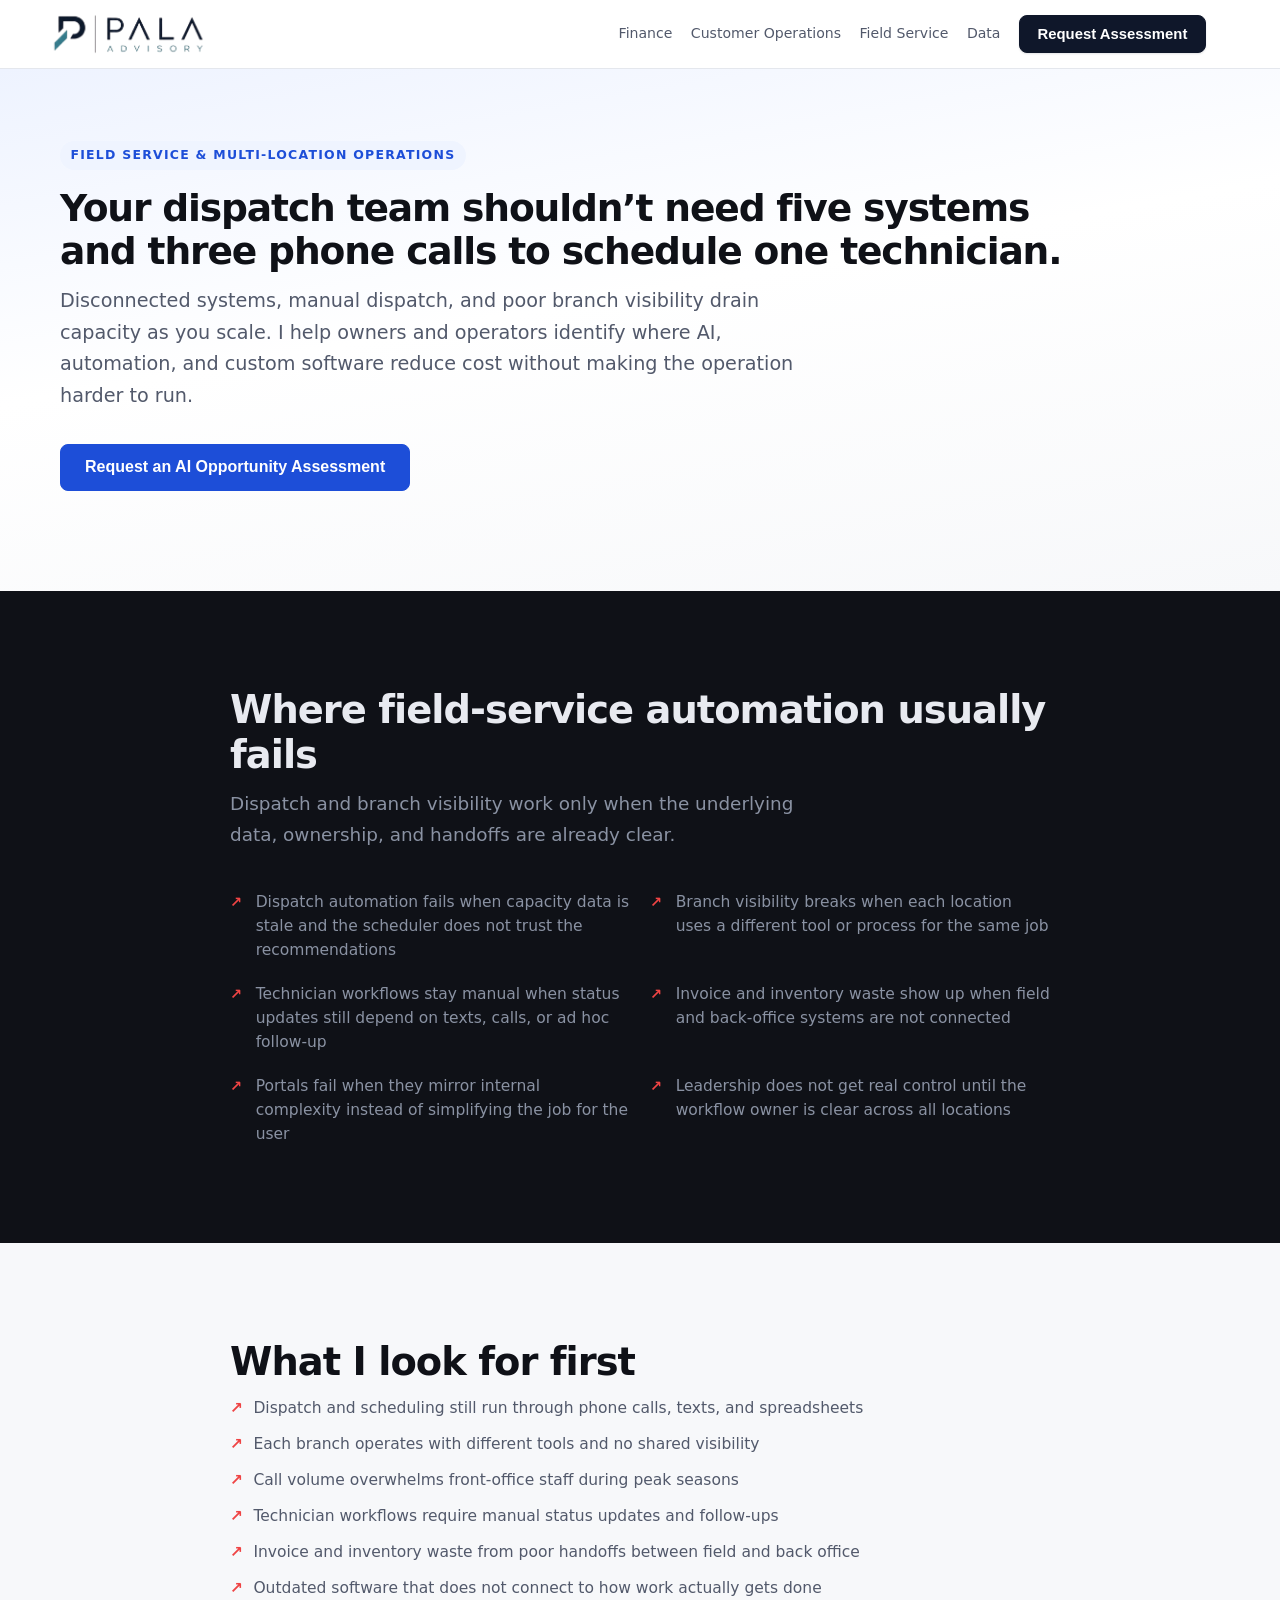
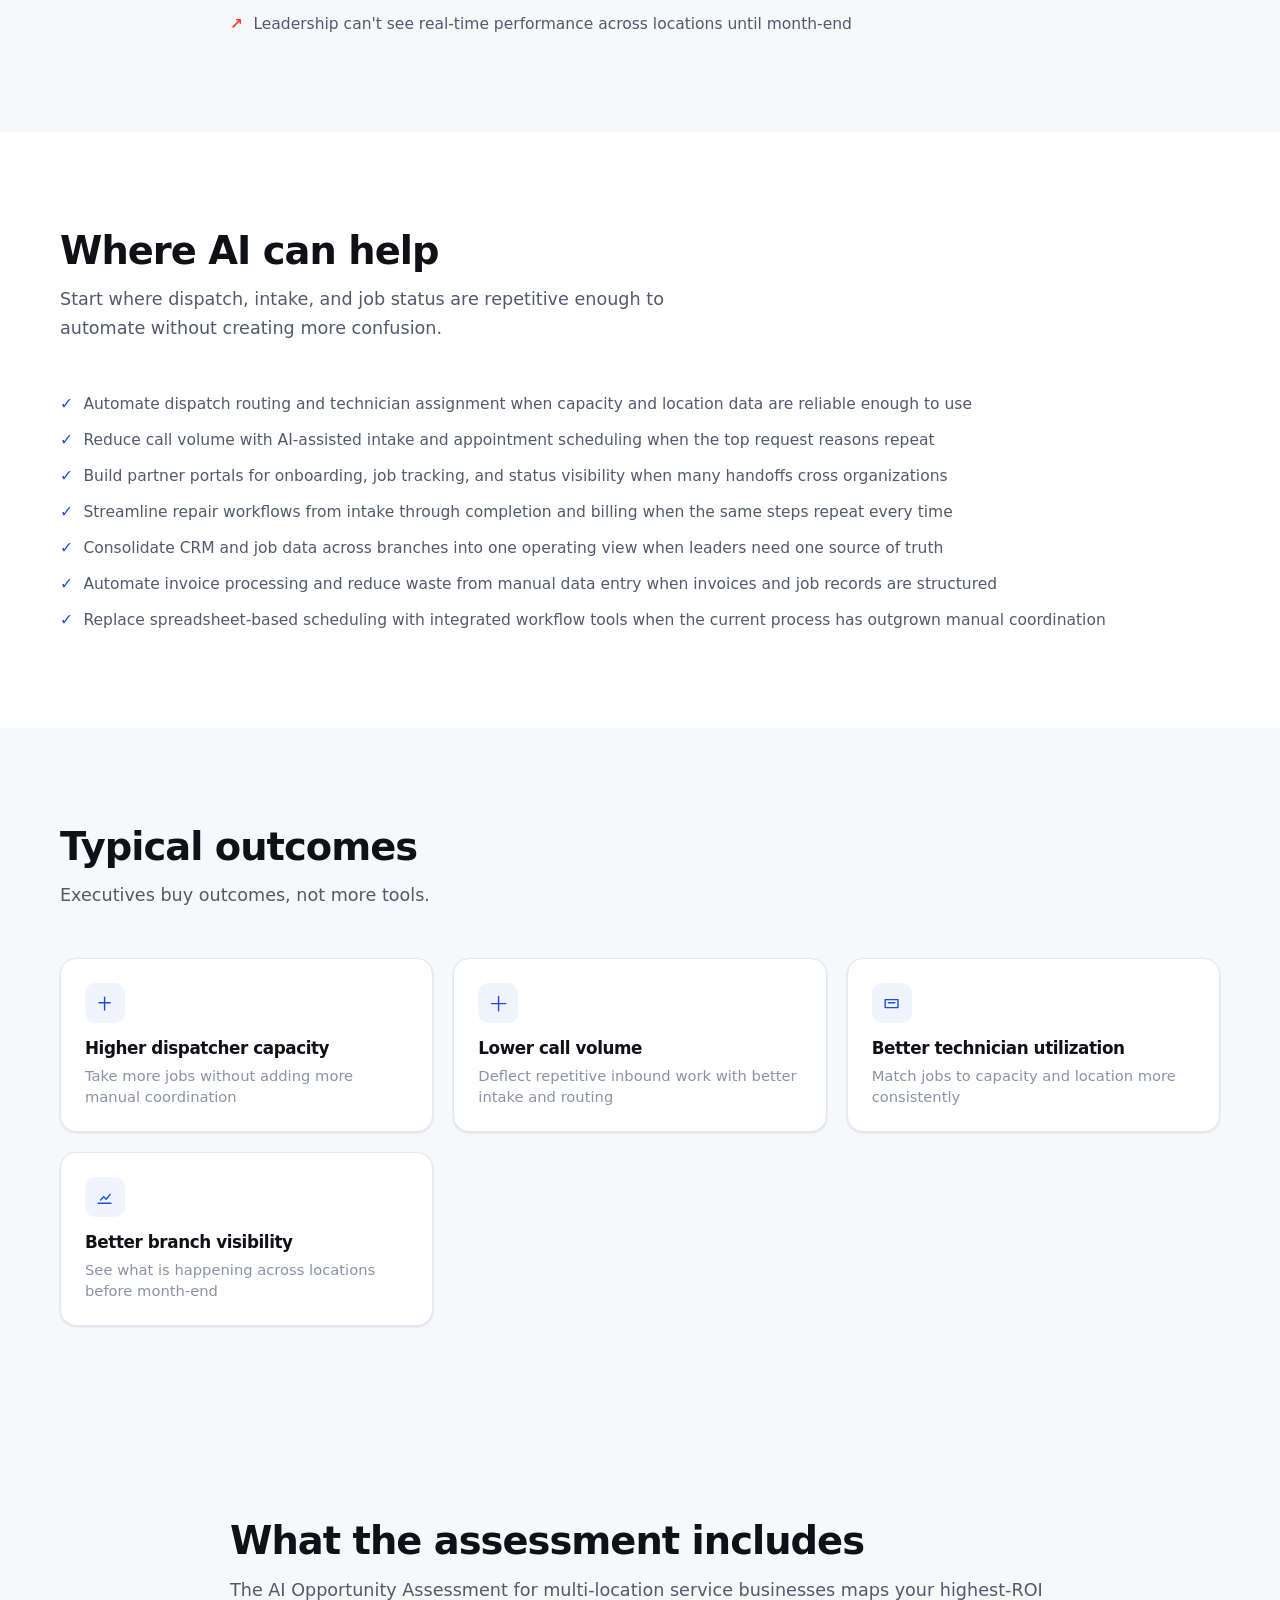
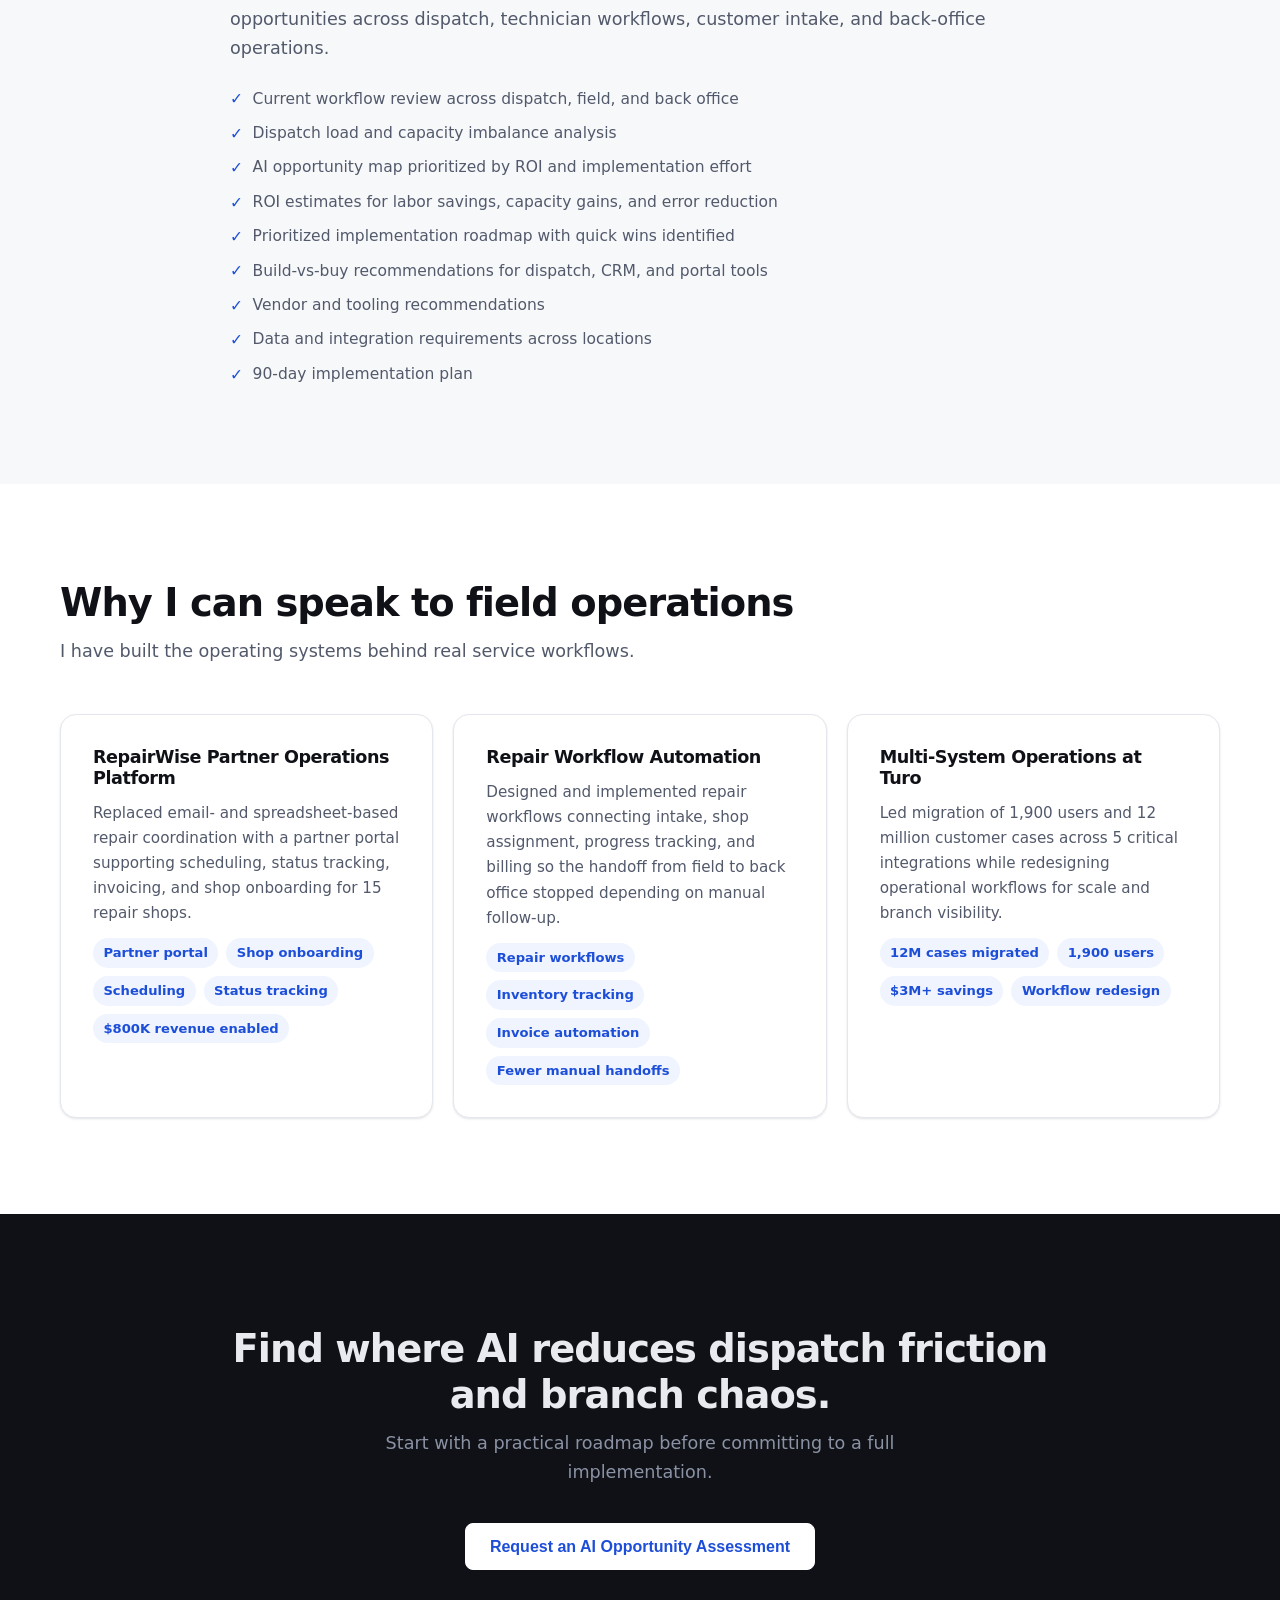
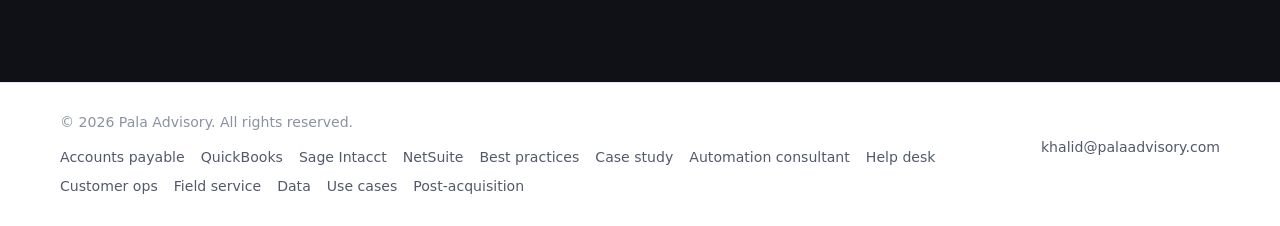
<file: field-service-ai/index.html>
<!doctype html>
<html lang="en">
  <head>
    <!-- Google tag (gtag.js) -->
    <script async src="https://www.googletagmanager.com/gtag/js?id=G-KMNH2DF8C8"></script>
    <script>
      window.dataLayer = window.dataLayer || [];
      function gtag(){dataLayer.push(arguments);}
      gtag('js', new Date());

      gtag('config', 'G-KMNH2DF8C8');
    </script>
    <meta charset="UTF-8" />
    <meta name="viewport" content="width=device-width, initial-scale=1.0" />
    <title>Field Service Automation for Dispatch and Multi-Location Ops | Pala Advisory</title>
    <meta
      name="description"
      content="Field service automation for dispatch and multi-location operations: routing, technician workflow, and branch visibility."
    />
    <meta name="robots" content="index, follow" />
    <link rel="canonical" href="https://palaadvisory.com/field-service-ai/" />
    <meta property="og:type" content="website" />
    <meta property="og:title" content="Field Service Automation for Dispatch and Multi-Location Ops | Pala Advisory" />
    <meta property="og:description" content="Field service automation for dispatch and multi-location operations: routing, technician workflow, and branch visibility." />
    <meta property="og:url" content="https://palaadvisory.com/field-service-ai/" />
    <meta property="og:image" content="https://palaadvisory.com/images/logo.png" />
    <link rel="icon" href="../favicon.jpg" type="image/jpeg" />
    <link rel="stylesheet" href="../styles.css" />
  </head>
  <body>
    <header class="site-header landing-nav">
      <div class="container nav">
        <a class="brand" href="../">
          <img src="../images/logo.png" alt="Pala Advisory" class="brand-logo" width="683" height="233" />
        </a>
        <nav class="nav-links">
          <a href="../finance-ai/">Finance</a>
          <a href="../customer-operations-ai/">Customer Operations</a>
          <a href="../field-service-ai/">Field Service</a>
          <a href="../operations-data/">Data</a>
          <button type="button" class="btn btn-primary" data-intake-open>Request Assessment</button>
        </nav>
      </div>
    </header>

    <main>
      <section class="section page-hero">
        <div class="container">
          <div class="page-hero-inner">
            <p class="eyebrow">Field Service &amp; Multi-Location Operations</p>
            <h1>Your dispatch team shouldn’t need five systems and three phone calls to schedule one technician.</h1>
            <p class="lead">
              Disconnected systems, manual dispatch, and poor branch visibility drain capacity as you scale. I help owners and operators identify where AI, automation, and custom software reduce cost without making the operation harder to run.
            </p>
            <div class="cta-group">
              <button type="button" class="btn btn-primary btn-lg" data-intake-open>Request an AI Opportunity Assessment</button>
            </div>
          </div>
        </div>
      </section>

      <section class="section section-dark">
        <div class="container narrow">
          <h2>Where field-service automation usually fails</h2>
          <p class="section-lead">
            Dispatch and branch visibility work only when the underlying data, ownership, and handoffs are already clear.
          </p>
          <div class="pain-grid">
            <div class="pain-item">
              <span class="pain-icon">↗</span>
              <p>Dispatch automation fails when capacity data is stale and the scheduler does not trust the recommendations</p>
            </div>
            <div class="pain-item">
              <span class="pain-icon">↗</span>
              <p>Branch visibility breaks when each location uses a different tool or process for the same job</p>
            </div>
            <div class="pain-item">
              <span class="pain-icon">↗</span>
              <p>Technician workflows stay manual when status updates still depend on texts, calls, or ad hoc follow-up</p>
            </div>
            <div class="pain-item">
              <span class="pain-icon">↗</span>
              <p>Invoice and inventory waste show up when field and back-office systems are not connected</p>
            </div>
            <div class="pain-item">
              <span class="pain-icon">↗</span>
              <p>Portals fail when they mirror internal complexity instead of simplifying the job for the user</p>
            </div>
            <div class="pain-item">
              <span class="pain-icon">↗</span>
              <p>Leadership does not get real control until the workflow owner is clear across all locations</p>
            </div>
          </div>
        </div>
      </section>

      <section class="section section-alt">
        <div class="container narrow">
          <h2>What I look for first</h2>
          <ul class="problem-list">
            <li>Dispatch and scheduling still run through phone calls, texts, and spreadsheets</li>
            <li>Each branch operates with different tools and no shared visibility</li>
            <li>Call volume overwhelms front-office staff during peak seasons</li>
            <li>Technician workflows require manual status updates and follow-ups</li>
            <li>Invoice and inventory waste from poor handoffs between field and back office</li>
            <li>Outdated software that does not connect to how work actually gets done</li>
            <li>Leadership can't see real-time performance across locations until month-end</li>
          </ul>
        </div>
      </section>

      <section class="section">
        <div class="container">
          <div class="section-header">
            <h2>Where AI can help</h2>
            <p>Start where dispatch, intake, and job status are repetitive enough to automate without creating more confusion.</p>
          </div>
          <ul class="use-case-list">
            <li>Automate dispatch routing and technician assignment when capacity and location data are reliable enough to use</li>
            <li>Reduce call volume with AI-assisted intake and appointment scheduling when the top request reasons repeat</li>
            <li>Build partner portals for onboarding, job tracking, and status visibility when many handoffs cross organizations</li>
            <li>Streamline repair workflows from intake through completion and billing when the same steps repeat every time</li>
            <li>Consolidate CRM and job data across branches into one operating view when leaders need one source of truth</li>
            <li>Automate invoice processing and reduce waste from manual data entry when invoices and job records are structured</li>
            <li>Replace spreadsheet-based scheduling with integrated workflow tools when the current process has outgrown manual coordination</li>
          </ul>
        </div>
      </section>

      <section class="section section-alt">
        <div class="container">
          <div class="section-header">
            <h2>Typical outcomes</h2>
            <p>Executives buy outcomes, not more tools.</p>
          </div>
          <div class="outcome-grid">
            <article class="outcome-card">
              <span class="outcome-icon" aria-hidden="true">
                <svg viewBox="0 0 24 24" fill="none" stroke="currentColor" stroke-width="1.75" stroke-linecap="round" stroke-linejoin="round"><path d="M12 4v16" /><path d="M5 11h14" /></svg>
              </span>
              <h3>Higher dispatcher capacity</h3>
              <p>Take more jobs without adding more manual coordination</p>
            </article>
            <article class="outcome-card">
              <span class="outcome-icon" aria-hidden="true">
                <svg viewBox="0 0 24 24" fill="none" stroke="currentColor" stroke-width="1.75" stroke-linecap="round" stroke-linejoin="round"><path d="M3 12h18" /><path d="M12 3v18" /></svg>
              </span>
              <h3>Lower call volume</h3>
              <p>Deflect repetitive inbound work with better intake and routing</p>
            </article>
            <article class="outcome-card">
              <span class="outcome-icon" aria-hidden="true">
                <svg viewBox="0 0 24 24" fill="none" stroke="currentColor" stroke-width="1.75" stroke-linecap="round" stroke-linejoin="round"><path d="M4 7h16v10H4z" /><path d="M8 11h8" /></svg>
              </span>
              <h3>Better technician utilization</h3>
              <p>Match jobs to capacity and location more consistently</p>
            </article>
            <article class="outcome-card">
              <span class="outcome-icon" aria-hidden="true">
                <svg viewBox="0 0 24 24" fill="none" stroke="currentColor" stroke-width="1.75" stroke-linecap="round" stroke-linejoin="round"><path d="M4 19h16" /><path d="M7 15l4-4 3 3 5-6" /></svg>
              </span>
              <h3>Better branch visibility</h3>
              <p>See what is happening across locations before month-end</p>
            </article>
          </div>
        </div>
      </section>

      <section class="section section-alt" id="assessment">
        <div class="container narrow">
          <h2>What the assessment includes</h2>
          <p class="section-lead-light">
            The AI Opportunity Assessment for multi-location service businesses maps your highest-ROI opportunities across dispatch, technician workflows, customer intake, and back-office operations.
          </p>
          <ul class="checklist">
            <li>Current workflow review across dispatch, field, and back office</li>
            <li>Dispatch load and capacity imbalance analysis</li>
            <li>AI opportunity map prioritized by ROI and implementation effort</li>
            <li>ROI estimates for labor savings, capacity gains, and error reduction</li>
            <li>Prioritized implementation roadmap with quick wins identified</li>
            <li>Build-vs-buy recommendations for dispatch, CRM, and portal tools</li>
            <li>Vendor and tooling recommendations</li>
            <li>Data and integration requirements across locations</li>
            <li>90-day implementation plan</li>
          </ul>
        </div>
      </section>

      <section class="section">
        <div class="container">
          <div class="section-header">
            <h2>Why I can speak to field operations</h2>
            <p>I have built the operating systems behind real service workflows.</p>
          </div>
          <div class="work-grid">
            <article class="experience-card">
              <h3>RepairWise Partner Operations Platform</h3>
              <p>Replaced email- and spreadsheet-based repair coordination with a partner portal supporting scheduling, status tracking, invoicing, and shop onboarding for 15 repair shops.</p>
              <ul class="experience-metrics">
                <li>Partner portal</li>
                <li>Shop onboarding</li>
                <li>Scheduling</li>
                <li>Status tracking</li>
                <li>$800K revenue enabled</li>
              </ul>
            </article>
            <article class="experience-card">
              <h3>Repair Workflow Automation</h3>
              <p>Designed and implemented repair workflows connecting intake, shop assignment, progress tracking, and billing so the handoff from field to back office stopped depending on manual follow-up.</p>
              <ul class="experience-metrics">
                <li>Repair workflows</li>
                <li>Inventory tracking</li>
                <li>Invoice automation</li>
                <li>Fewer manual handoffs</li>
              </ul>
            </article>
            <article class="experience-card">
              <h3>Multi-System Operations at Turo</h3>
              <p>Led migration of 1,900 users and 12 million customer cases across 5 critical integrations while redesigning operational workflows for scale and branch visibility.</p>
              <ul class="experience-metrics">
                <li>12M cases migrated</li>
                <li>1,900 users</li>
                <li>$3M+ savings</li>
                <li>Workflow redesign</li>
              </ul>
            </article>
          </div>
        </div>
      </section>

      <section class="section final-cta">
        <div class="container narrow center">
          <h2>Find where AI reduces dispatch friction and branch chaos.</h2>
          <p>Start with a practical roadmap before committing to a full implementation.</p>
          <button type="button" class="btn btn-primary btn-lg" data-intake-open>Request an AI Opportunity Assessment</button>
        </div>
      </section>
    </main>

    <div class="intake-modal" data-intake-modal hidden aria-hidden="true">
      <div class="intake-modal__backdrop" data-intake-close></div>
      <div class="intake-modal__dialog" data-intake-dialog role="dialog" aria-modal="true" aria-labelledby="intake-modal-title">
        <button type="button" class="intake-modal__close" data-intake-close aria-label="Close modal">×</button>
        <div class="intake-modal__content">
          <p class="eyebrow intake-modal__eyebrow">Request an AI Opportunity Assessment</p>
          <h2 id="intake-modal-title">Tell me about your workflow.</h2>
          <p class="intake-modal__lead">Short intake. I’ll review the workflow, the bottlenecks, and whether it is a fit.</p>
          <div data-intake-success hidden class="intake-success">
            <h2>Thanks. I got it.</h2>
            <p>I’ll review the submission and follow up soon.</p>
          </div>
          <form name="intake" method="POST" data-netlify="true" netlify-honeypot="bot-field" class="intake-form">
            <input type="hidden" name="form-name" value="intake" />
            <input type="hidden" name="redirect" value="/thank-you/" />
            <p hidden>
              <label>Don’t fill this out: <input name="bot-field" /></label>
            </p>

            <div class="intake-form__grid">
              <div class="intake-field">
                <label for="intake-name">Name</label>
                <input id="intake-name" type="text" name="name" required />
              </div>

              <div class="intake-field">
                <label for="intake-company">Company</label>
                <input id="intake-company" type="text" name="company" required />
              </div>

              <div class="intake-field">
                <label for="intake-email">Email</label>
                <input id="intake-email" type="email" name="email" required />
              </div>

              <div class="intake-field">
                <label for="intake-phone">Phone</label>
                <input id="intake-phone" type="tel" name="phone" />
              </div>

              <div class="intake-field">
                <label for="intake-role">Role</label>
                <input id="intake-role" type="text" name="role" required />
              </div>

              <div class="intake-field">
                <label for="intake-company-size">Company size</label>
                <select id="intake-company-size" name="company_size" required>
                  <option value="">Select one</option>
                  <option>1–10</option>
                  <option>11–50</option>
                  <option>51–200</option>
                  <option>201–500</option>
                  <option>500+</option>
                </select>
              </div>
            </div>

            <div class="intake-field">
              <label for="intake-challenge">Biggest operational challenge</label>
              <textarea id="intake-challenge" name="challenge" rows="5" required></textarea>
            </div>

            <button type="submit" class="btn btn-primary btn-lg intake-form__submit">Submit</button>
            <p class="intake-form__note">I’ll review the workflow and follow up directly.</p>
          </form>
        </div>
      </div>
    </div>

    <footer class="site-footer">
      <div class="container footer-inner">
        <div class="footer-brand">
          <p>&copy; <span id="year">2026</span> Pala Advisory. All rights reserved.</p>
          <nav class="footer-links" aria-label="Pages">
            <a href="../finance-ai/">Accounts payable</a>
            <a href="../quickbooks-accounts-payable-automation/">QuickBooks</a>
            <a href="../sage-intacct-accounts-payable-automation/">Sage Intacct</a>
            <a href="../netsuite-accounts-payable-automation/">NetSuite</a>
            <a href="../accounts-payable-automation-best-practices/">Best practices</a>
            <a href="../accounts-payable-automation-case-study/">Case study</a>
            <a href="../automation-consultant/">Automation consultant</a>
            <a href="../help-desk-automation/">Help desk</a>
            <a href="../customer-operations-ai/">Customer ops</a>
            <a href="../field-service-ai/">Field service</a>
            <a href="../operations-data/">Data</a>
            <a href="../what-should-ai-do-in-my-business/">Use cases</a>
            <a href="../post-acquisition-operations/">Post-acquisition</a>
          </nav>
        </div>
        <p class="footer-email"><a href="mailto:khalid@palaadvisory.com">khalid@palaadvisory.com</a></p>
      </div>
    </footer>

    <script src="../posthog.js"></script>
    <script src="../intake-modal.js" defer></script>
    <script>
      document.getElementById("year").textContent = new Date().getFullYear();
    </script>
  </body>
</html>
</file>
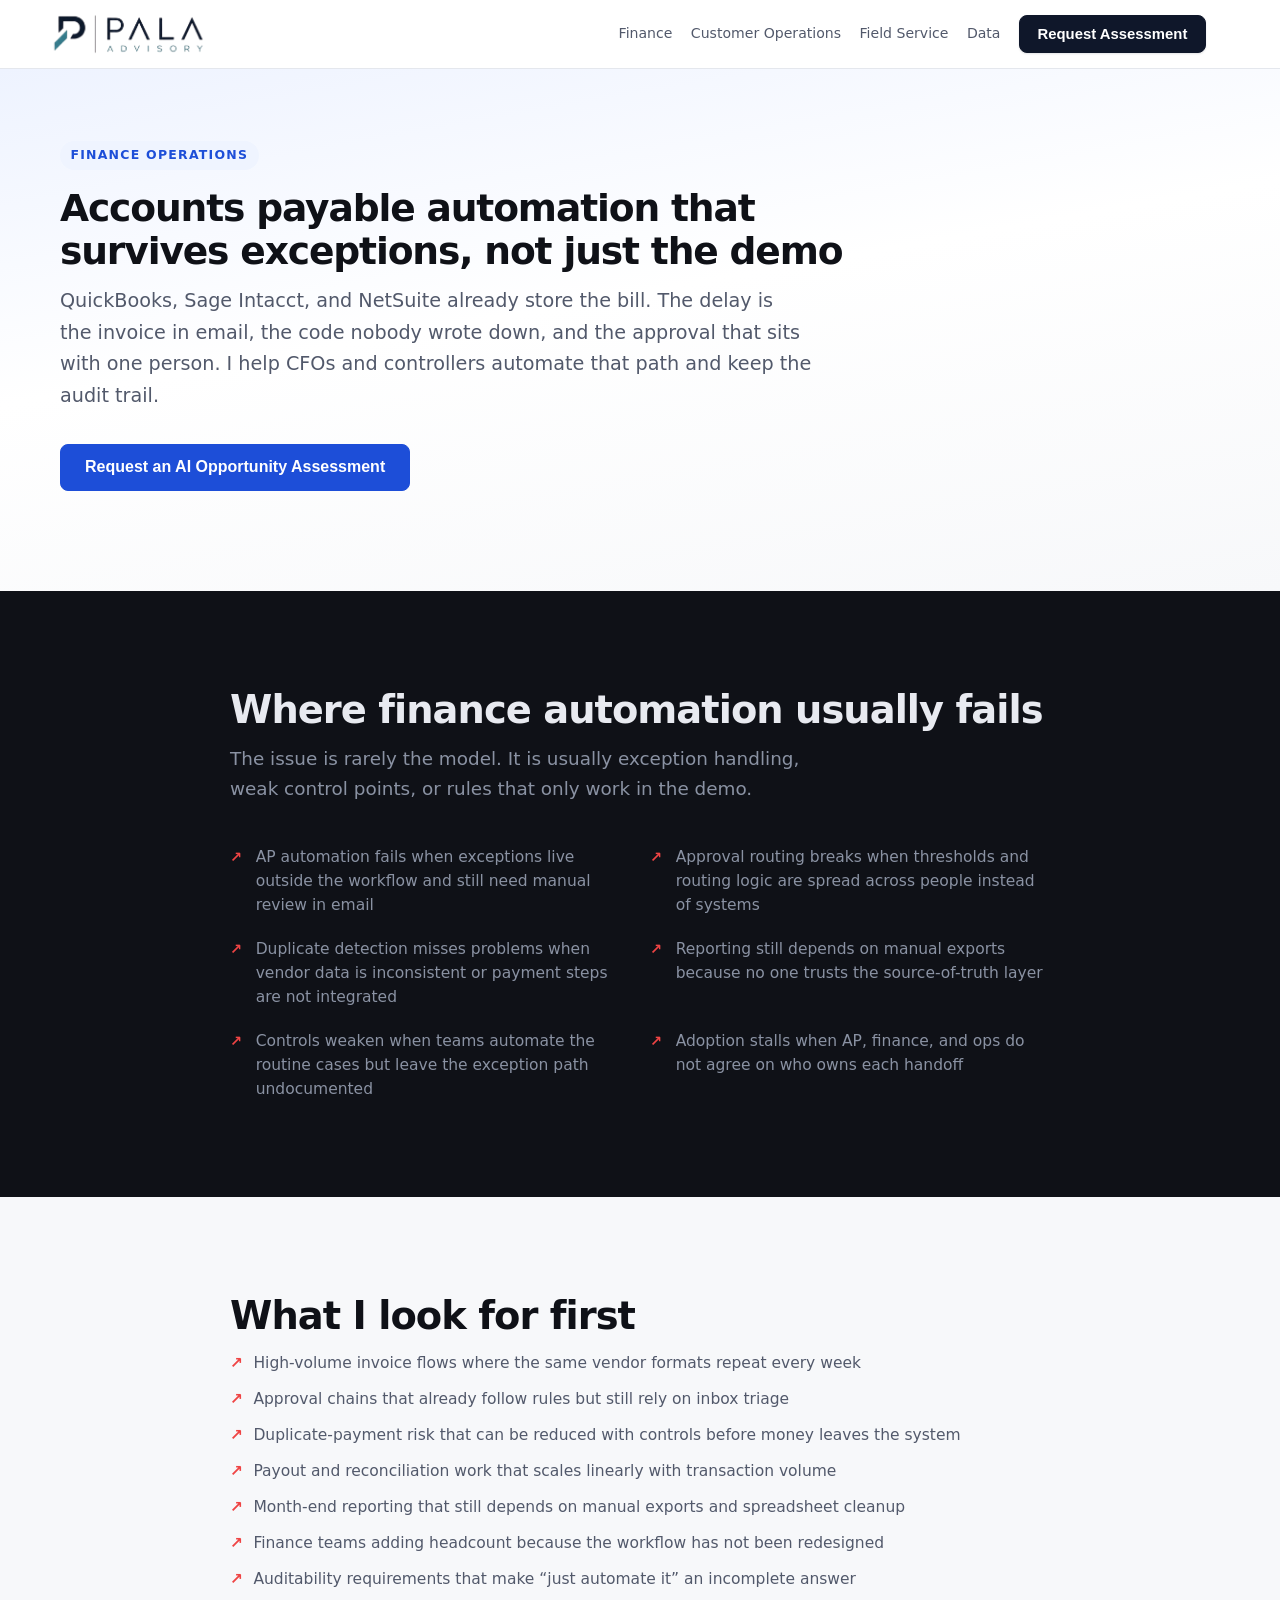
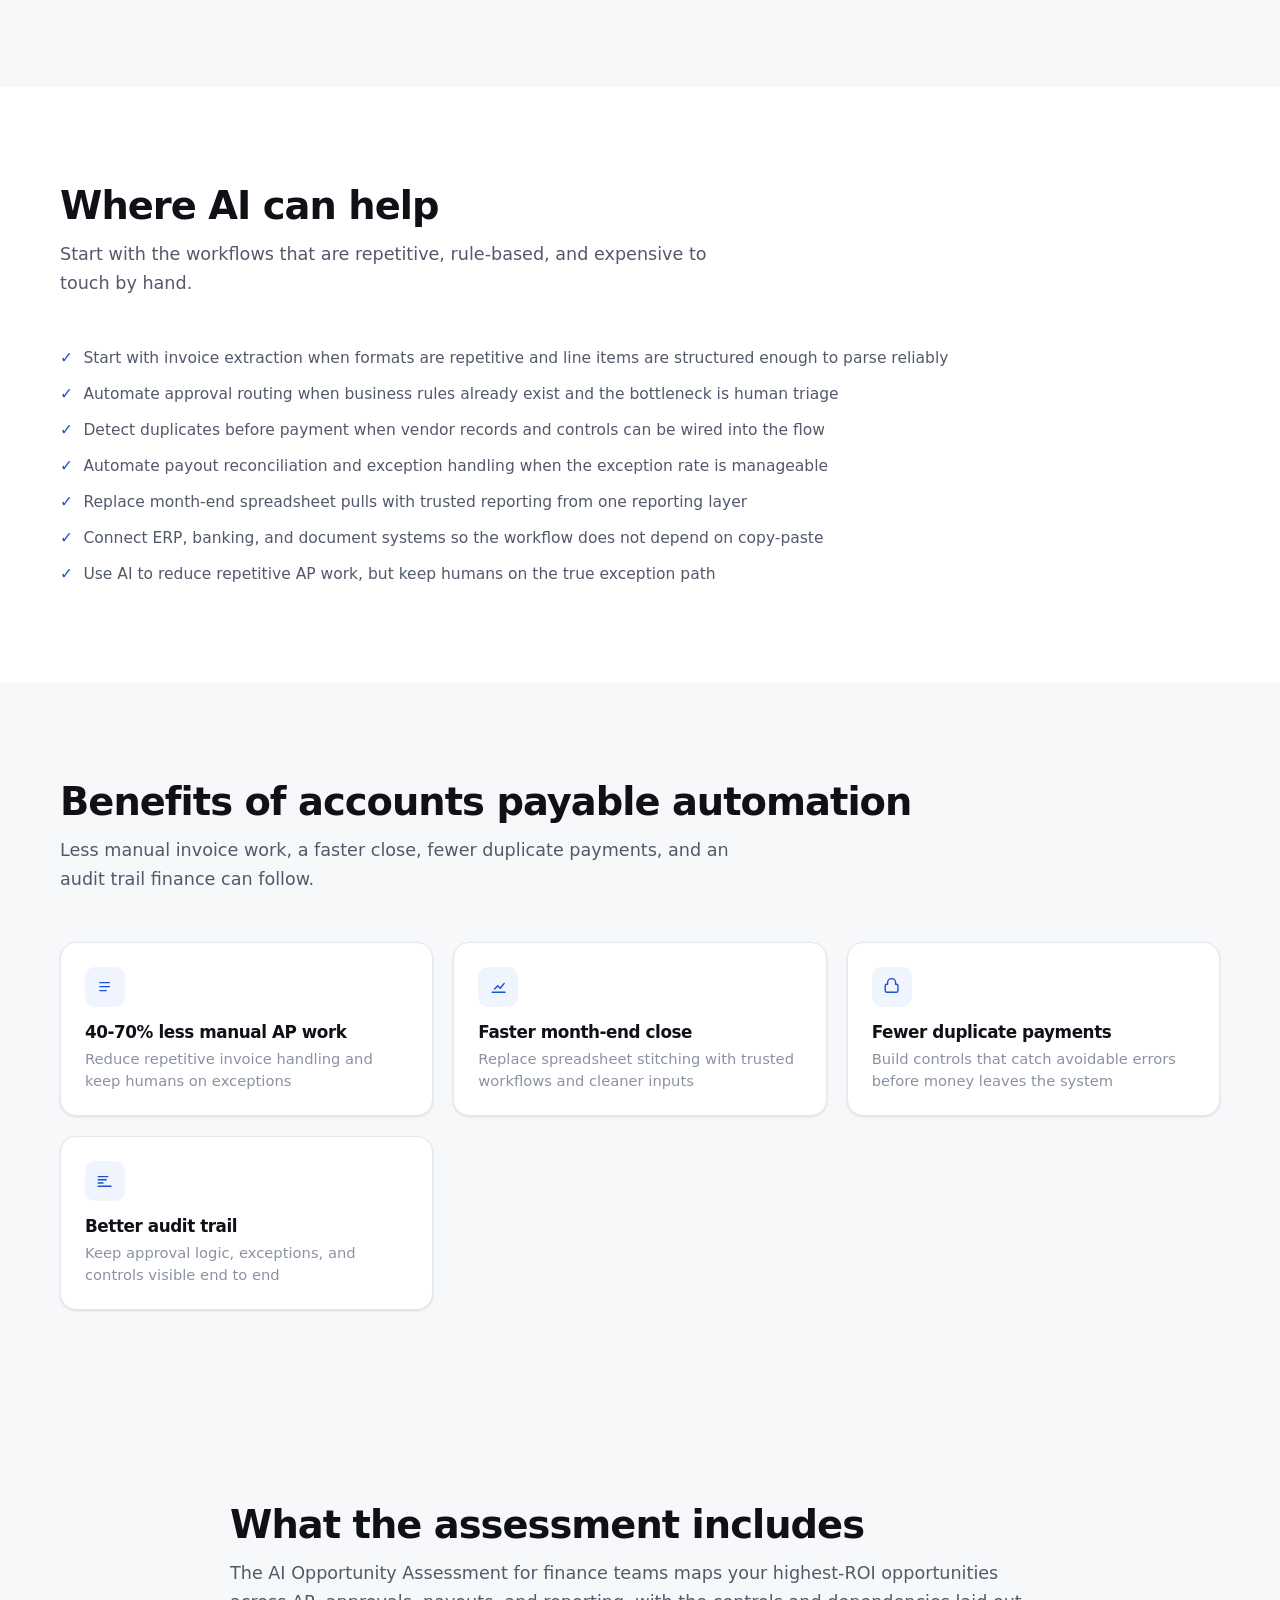
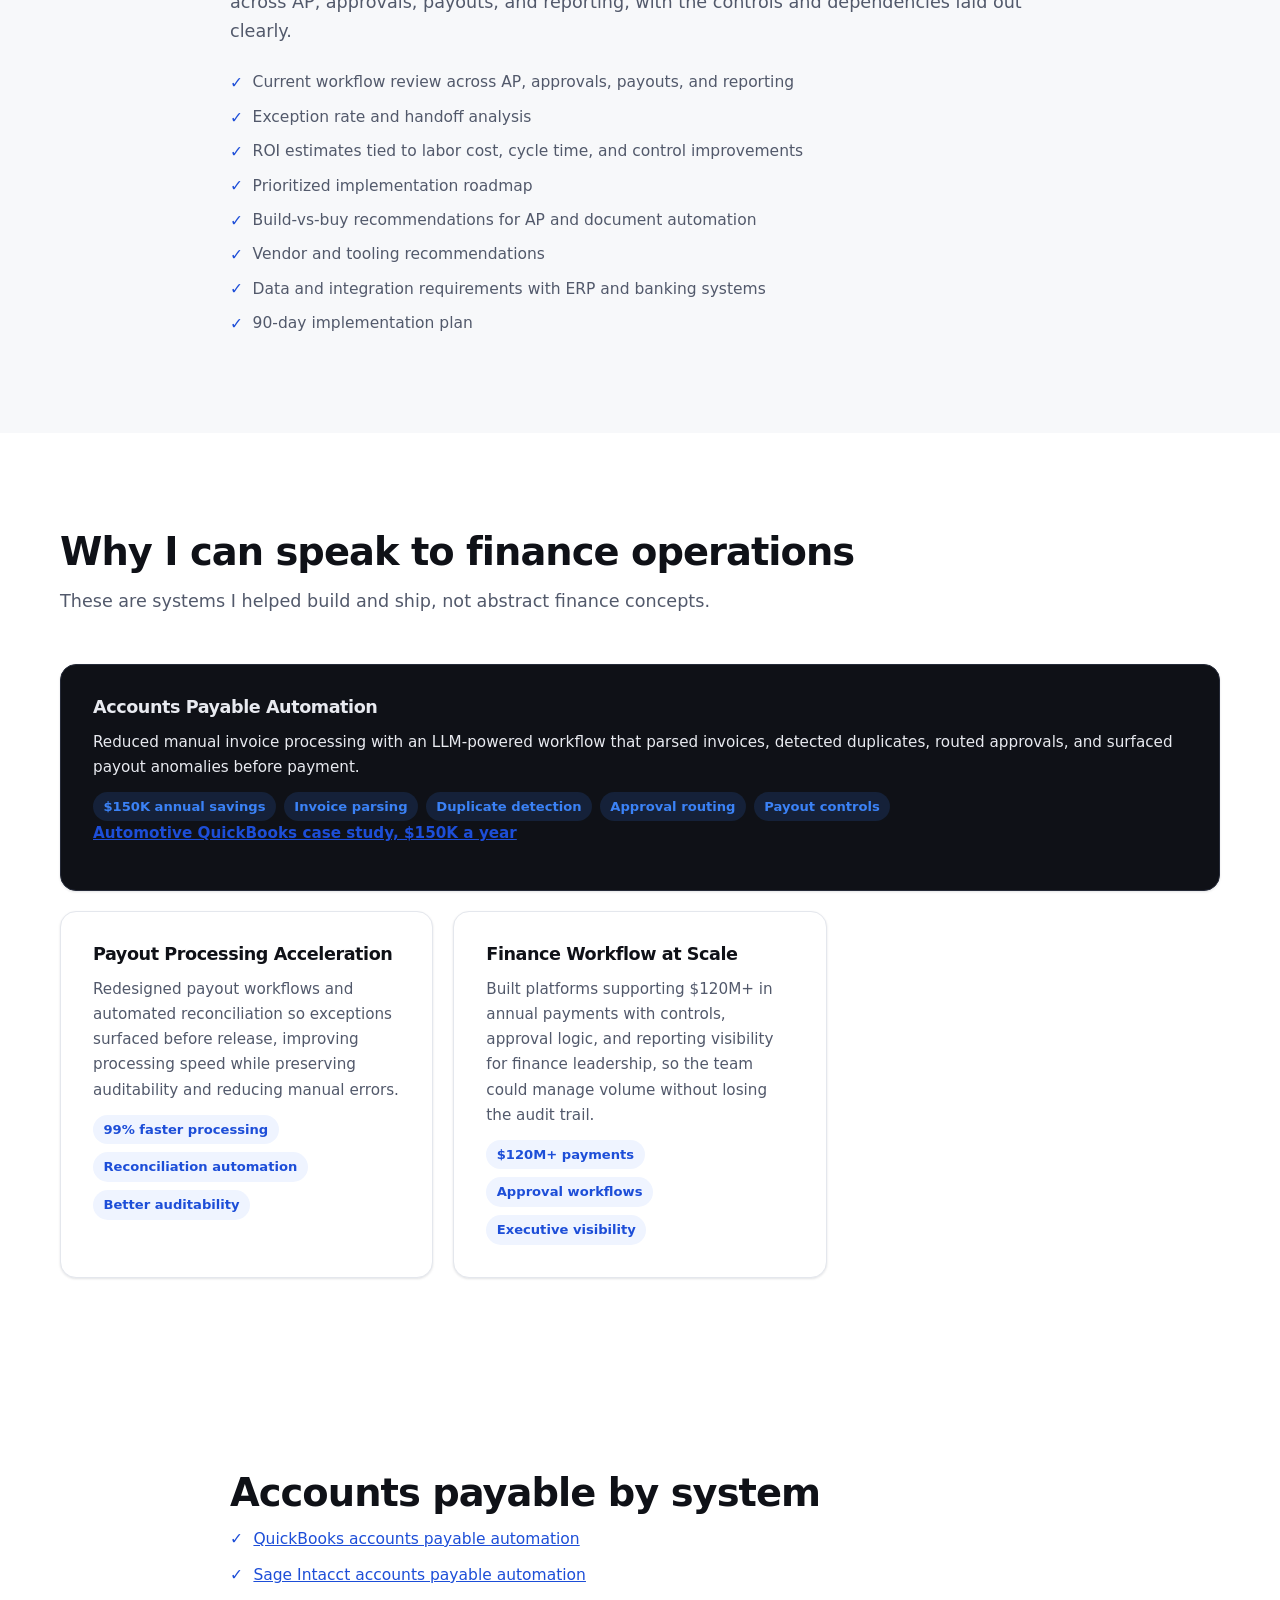
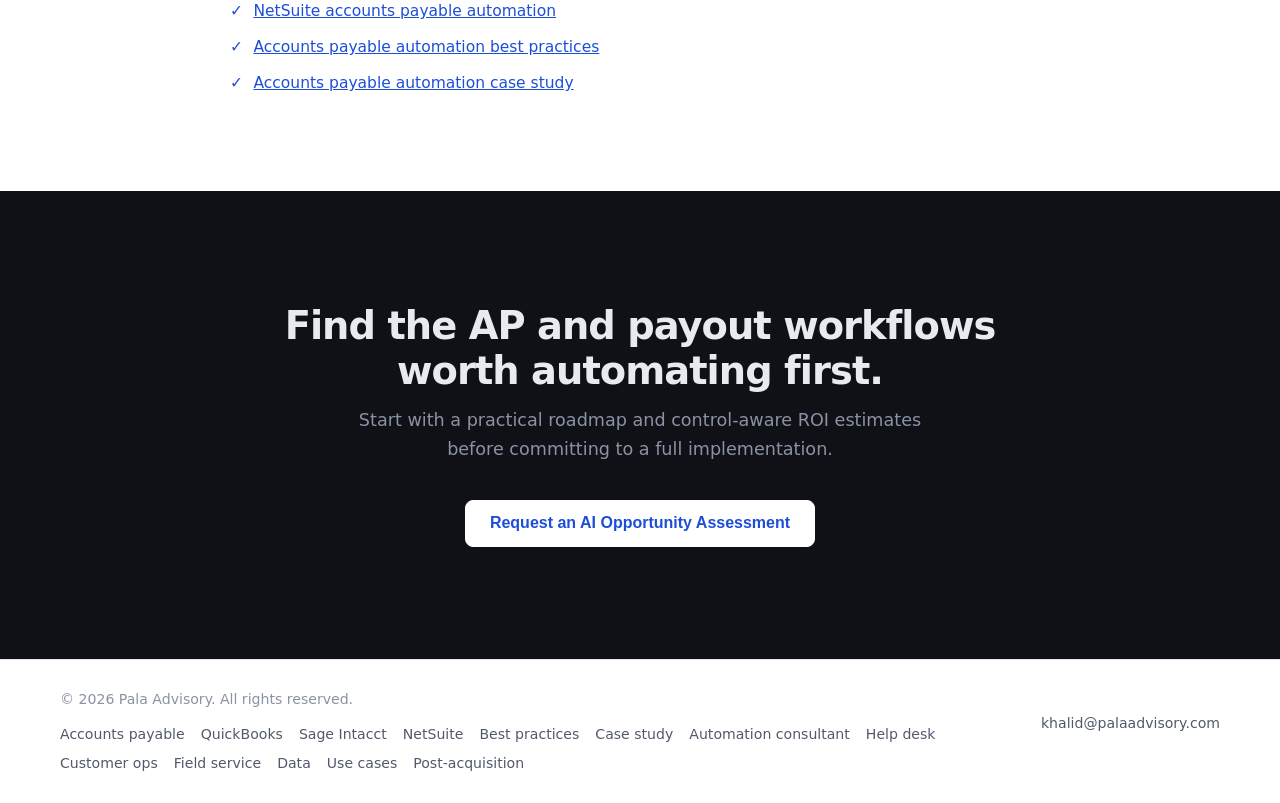
<file: finance-ai/index.html>
<!doctype html>
<html lang="en">
  <head>
    <!-- Google tag (gtag.js) -->
    <script async src="https://www.googletagmanager.com/gtag/js?id=G-KMNH2DF8C8"></script>
    <script>
      window.dataLayer = window.dataLayer || [];
      function gtag(){dataLayer.push(arguments);}
      gtag('js', new Date());

      gtag('config', 'G-KMNH2DF8C8');
    </script>
    <meta charset="UTF-8" />
    <meta name="viewport" content="width=device-width, initial-scale=1.0" />
    <title>Accounts Payable Automation for NetSuite, QuickBooks, and Sage | Pala Advisory</title>
    <meta
      name="description"
      content="Accounts payable automation for NetSuite, QuickBooks, and Sage. Invoice intake, approval routing, duplicates, and the exceptions that still live in email."
    />
    <meta name="robots" content="index, follow" />
    <link rel="canonical" href="https://palaadvisory.com/finance-ai/" />
    <meta property="og:type" content="website" />
    <meta property="og:title" content="Accounts Payable Automation for NetSuite, QuickBooks, and Sage | Pala Advisory" />
    <meta property="og:description" content="Accounts payable automation for NetSuite, QuickBooks, and Sage. Invoice intake, approval routing, duplicates, and the exceptions that still live in email." />
    <meta property="og:url" content="https://palaadvisory.com/finance-ai/" />
    <meta property="og:image" content="https://palaadvisory.com/images/logo.png" />
    <link rel="icon" href="../favicon.jpg" type="image/jpeg" />
    <link rel="stylesheet" href="../styles.css" />
  </head>
  <body>
    <header class="site-header landing-nav">
      <div class="container nav">
        <a class="brand" href="../">
          <img src="../images/logo.png" alt="Pala Advisory" class="brand-logo" width="683" height="233" />
        </a>
        <nav class="nav-links">
          <a href="../finance-ai/">Finance</a>
          <a href="../customer-operations-ai/">Customer Operations</a>
          <a href="../field-service-ai/">Field Service</a>
          <a href="../operations-data/">Data</a>
          <button type="button" class="btn btn-primary" data-intake-open>Request Assessment</button>
        </nav>
      </div>
    </header>

    <main>
      <section class="section page-hero">
        <div class="container">
          <div class="page-hero-inner">
            <p class="eyebrow">Finance Operations</p>
            <h1>Accounts payable automation that survives exceptions, not just the demo</h1>
            <p class="lead">
              QuickBooks, Sage Intacct, and NetSuite already store the bill. The delay is the invoice in email, the code nobody wrote down, and the approval that sits with one person. I help CFOs and controllers automate that path and keep the audit trail.
            </p>
            <div class="cta-group">
              <button type="button" class="btn btn-primary btn-lg" data-intake-open>Request an AI Opportunity Assessment</button>
            </div>
          </div>
        </div>
      </section>

      <section class="section section-dark">
        <div class="container narrow">
          <h2>Where finance automation usually fails</h2>
          <p class="section-lead">
            The issue is rarely the model. It is usually exception handling, weak control points, or rules that only work in the demo.
          </p>
          <div class="pain-grid">
            <div class="pain-item">
              <span class="pain-icon">↗</span>
              <p>AP automation fails when exceptions live outside the workflow and still need manual review in email</p>
            </div>
            <div class="pain-item">
              <span class="pain-icon">↗</span>
              <p>Approval routing breaks when thresholds and routing logic are spread across people instead of systems</p>
            </div>
            <div class="pain-item">
              <span class="pain-icon">↗</span>
              <p>Duplicate detection misses problems when vendor data is inconsistent or payment steps are not integrated</p>
            </div>
            <div class="pain-item">
              <span class="pain-icon">↗</span>
              <p>Reporting still depends on manual exports because no one trusts the source-of-truth layer</p>
            </div>
            <div class="pain-item">
              <span class="pain-icon">↗</span>
              <p>Controls weaken when teams automate the routine cases but leave the exception path undocumented</p>
            </div>
            <div class="pain-item">
              <span class="pain-icon">↗</span>
              <p>Adoption stalls when AP, finance, and ops do not agree on who owns each handoff</p>
            </div>
          </div>
        </div>
      </section>

      <section class="section section-alt">
        <div class="container narrow">
          <h2>What I look for first</h2>
          <ul class="problem-list">
            <li>High-volume invoice flows where the same vendor formats repeat every week</li>
            <li>Approval chains that already follow rules but still rely on inbox triage</li>
            <li>Duplicate-payment risk that can be reduced with controls before money leaves the system</li>
            <li>Payout and reconciliation work that scales linearly with transaction volume</li>
            <li>Month-end reporting that still depends on manual exports and spreadsheet cleanup</li>
            <li>Finance teams adding headcount because the workflow has not been redesigned</li>
            <li>Auditability requirements that make “just automate it” an incomplete answer</li>
          </ul>
        </div>
      </section>

      <section class="section">
        <div class="container">
          <div class="section-header">
            <h2>Where AI can help</h2>
            <p>Start with the workflows that are repetitive, rule-based, and expensive to touch by hand.</p>
          </div>
          <ul class="use-case-list">
            <li>Start with invoice extraction when formats are repetitive and line items are structured enough to parse reliably</li>
            <li>Automate approval routing when business rules already exist and the bottleneck is human triage</li>
            <li>Detect duplicates before payment when vendor records and controls can be wired into the flow</li>
            <li>Automate payout reconciliation and exception handling when the exception rate is manageable</li>
            <li>Replace month-end spreadsheet pulls with trusted reporting from one reporting layer</li>
            <li>Connect ERP, banking, and document systems so the workflow does not depend on copy-paste</li>
            <li>Use AI to reduce repetitive AP work, but keep humans on the true exception path</li>
          </ul>
        </div>
      </section>

      <section class="section section-alt">
        <div class="container">
          <div class="section-header">
            <h2>Benefits of accounts payable automation</h2>
            <p>Less manual invoice work, a faster close, fewer duplicate payments, and an audit trail finance can follow.</p>
          </div>
          <div class="outcome-grid">
            <article class="outcome-card">
              <span class="outcome-icon" aria-hidden="true">
                <svg viewBox="0 0 24 24" fill="none" stroke="currentColor" stroke-width="1.75" stroke-linecap="round" stroke-linejoin="round"><path d="M6 7h12M6 12h12M6 17h8" /></svg>
              </span>
              <h3>40-70% less manual AP work</h3>
              <p>Reduce repetitive invoice handling and keep humans on exceptions</p>
            </article>
            <article class="outcome-card">
              <span class="outcome-icon" aria-hidden="true">
                <svg viewBox="0 0 24 24" fill="none" stroke="currentColor" stroke-width="1.75" stroke-linecap="round" stroke-linejoin="round"><path d="M4 19h16" /><path d="M7 15l4-4 3 3 5-6" /></svg>
              </span>
              <h3>Faster month-end close</h3>
              <p>Replace spreadsheet stitching with trusted workflows and cleaner inputs</p>
            </article>
            <article class="outcome-card">
              <span class="outcome-icon" aria-hidden="true">
                <svg viewBox="0 0 24 24" fill="none" stroke="currentColor" stroke-width="1.75" stroke-linecap="round" stroke-linejoin="round"><path d="M12 2a5 5 0 0 0-5 5v2H6a2 2 0 0 0-2 2v6a2 2 0 0 0 2 2h12a2 2 0 0 0 2-2v-6a2 2 0 0 0-2-2h-1V7a5 5 0 0 0-5-5z" /></svg>
              </span>
              <h3>Fewer duplicate payments</h3>
              <p>Build controls that catch avoidable errors before money leaves the system</p>
            </article>
            <article class="outcome-card">
              <span class="outcome-icon" aria-hidden="true">
                <svg viewBox="0 0 24 24" fill="none" stroke="currentColor" stroke-width="1.75" stroke-linecap="round" stroke-linejoin="round"><path d="M4 19h16" /><path d="M4 15h6" /><path d="M4 11h10" /><path d="M4 7h12" /></svg>
              </span>
              <h3>Better audit trail</h3>
              <p>Keep approval logic, exceptions, and controls visible end to end</p>
            </article>
          </div>
        </div>
      </section>

      <section class="section section-alt" id="assessment">
        <div class="container narrow">
          <h2>What the assessment includes</h2>
          <p class="section-lead-light">
            The AI Opportunity Assessment for finance teams maps your highest-ROI opportunities across AP, approvals, payouts, and reporting, with the controls and dependencies laid out clearly.
          </p>
          <ul class="checklist">
            <li>Current workflow review across AP, approvals, payouts, and reporting</li>
            <li>Exception rate and handoff analysis</li>
            <li>ROI estimates tied to labor cost, cycle time, and control improvements</li>
            <li>Prioritized implementation roadmap</li>
            <li>Build-vs-buy recommendations for AP and document automation</li>
            <li>Vendor and tooling recommendations</li>
            <li>Data and integration requirements with ERP and banking systems</li>
            <li>90-day implementation plan</li>
          </ul>
        </div>
      </section>

      <section class="section">
        <div class="container">
          <div class="section-header">
            <h2>Why I can speak to finance operations</h2>
            <p>These are systems I helped build and ship, not abstract finance concepts.</p>
          </div>
          <div class="work-grid work-grid-featured">
            <article class="experience-card experience-card-featured">
              <h3>Accounts Payable Automation</h3>
              <p>Reduced manual invoice processing with an LLM-powered workflow that parsed invoices, detected duplicates, routed approvals, and surfaced payout anomalies before payment.</p>
              <ul class="experience-metrics">
                <li>$150K annual savings</li>
                <li>Invoice parsing</li>
                <li>Duplicate detection</li>
                <li>Approval routing</li>
                <li>Payout controls</li>
              </ul>
              <p class="service-more"><a href="../accounts-payable-automation-case-study/">Automotive QuickBooks case study, $150K a year</a></p>
            </article>
            <article class="experience-card">
              <h3>Payout Processing Acceleration</h3>
              <p>Redesigned payout workflows and automated reconciliation so exceptions surfaced before release, improving processing speed while preserving auditability and reducing manual errors.</p>
              <ul class="experience-metrics">
                <li>99% faster processing</li>
                <li>Reconciliation automation</li>
                <li>Better auditability</li>
              </ul>
            </article>
            <article class="experience-card">
              <h3>Finance Workflow at Scale</h3>
              <p>Built platforms supporting $120M+ in annual payments with controls, approval logic, and reporting visibility for finance leadership, so the team could manage volume without losing the audit trail.</p>
              <ul class="experience-metrics">
                <li>$120M+ payments</li>
                <li>Approval workflows</li>
                <li>Executive visibility</li>
              </ul>
            </article>
          </div>
        </div>
      </section>

      <section class="section">
        <div class="container narrow">
          <h2>Accounts payable by system</h2>
          <ul class="use-case-list">
            <li><a href="../quickbooks-accounts-payable-automation/">QuickBooks accounts payable automation</a></li>
            <li><a href="../sage-intacct-accounts-payable-automation/">Sage Intacct accounts payable automation</a></li>
            <li><a href="../netsuite-accounts-payable-automation/">NetSuite accounts payable automation</a></li>
            <li><a href="../accounts-payable-automation-best-practices/">Accounts payable automation best practices</a></li>
            <li><a href="../accounts-payable-automation-case-study/">Accounts payable automation case study</a></li>
          </ul>
        </div>
      </section>

      <section class="section final-cta">
        <div class="container narrow center">
          <h2>Find the AP and payout workflows worth automating first.</h2>
          <p>Start with a practical roadmap and control-aware ROI estimates before committing to a full implementation.</p>
          <button type="button" class="btn btn-primary btn-lg" data-intake-open>Request an AI Opportunity Assessment</button>
        </div>
      </section>
    </main>

    <div class="intake-modal" data-intake-modal hidden aria-hidden="true">
      <div class="intake-modal__backdrop" data-intake-close></div>
      <div class="intake-modal__dialog" data-intake-dialog role="dialog" aria-modal="true" aria-labelledby="intake-modal-title">
        <button type="button" class="intake-modal__close" data-intake-close aria-label="Close modal">×</button>
        <div class="intake-modal__content">
          <p class="eyebrow intake-modal__eyebrow">Request an AI Opportunity Assessment</p>
          <h2 id="intake-modal-title">Tell me about your workflow.</h2>
          <p class="intake-modal__lead">Short intake. I’ll review the workflow, the bottlenecks, and whether it is a fit.</p>
          <div data-intake-success hidden class="intake-success">
            <h2>Thanks. I got it.</h2>
            <p>I’ll review the submission and follow up soon.</p>
          </div>
          <form name="intake" method="POST" data-netlify="true" netlify-honeypot="bot-field" class="intake-form">
            <input type="hidden" name="form-name" value="intake" />
            <input type="hidden" name="redirect" value="/thank-you/" />
            <p hidden>
              <label>Don’t fill this out: <input name="bot-field" /></label>
            </p>

            <div class="intake-form__grid">
              <div class="intake-field">
                <label for="intake-name">Name</label>
                <input id="intake-name" type="text" name="name" required />
              </div>

              <div class="intake-field">
                <label for="intake-company">Company</label>
                <input id="intake-company" type="text" name="company" required />
              </div>

              <div class="intake-field">
                <label for="intake-email">Email</label>
                <input id="intake-email" type="email" name="email" required />
              </div>

              <div class="intake-field">
                <label for="intake-phone">Phone</label>
                <input id="intake-phone" type="tel" name="phone" />
              </div>

              <div class="intake-field">
                <label for="intake-role">Role</label>
                <input id="intake-role" type="text" name="role" required />
              </div>

              <div class="intake-field">
                <label for="intake-company-size">Company size</label>
                <select id="intake-company-size" name="company_size" required>
                  <option value="">Select one</option>
                  <option>1–10</option>
                  <option>11–50</option>
                  <option>51–200</option>
                  <option>201–500</option>
                  <option>500+</option>
                </select>
              </div>
            </div>

            <div class="intake-field">
              <label for="intake-challenge">Biggest operational challenge</label>
              <textarea id="intake-challenge" name="challenge" rows="5" required></textarea>
            </div>

            <button type="submit" class="btn btn-primary btn-lg intake-form__submit">Submit</button>
            <p class="intake-form__note">I’ll review the workflow and follow up directly.</p>
          </form>
        </div>
      </div>
    </div>

    <footer class="site-footer">
      <div class="container footer-inner">
        <div class="footer-brand">
          <p>&copy; <span id="year">2026</span> Pala Advisory. All rights reserved.</p>
          <nav class="footer-links" aria-label="Pages">
            <a href="../finance-ai/">Accounts payable</a>
            <a href="../quickbooks-accounts-payable-automation/">QuickBooks</a>
            <a href="../sage-intacct-accounts-payable-automation/">Sage Intacct</a>
            <a href="../netsuite-accounts-payable-automation/">NetSuite</a>
            <a href="../accounts-payable-automation-best-practices/">Best practices</a>
            <a href="../accounts-payable-automation-case-study/">Case study</a>
            <a href="../automation-consultant/">Automation consultant</a>
            <a href="../help-desk-automation/">Help desk</a>
            <a href="../customer-operations-ai/">Customer ops</a>
            <a href="../field-service-ai/">Field service</a>
            <a href="../operations-data/">Data</a>
            <a href="../what-should-ai-do-in-my-business/">Use cases</a>
            <a href="../post-acquisition-operations/">Post-acquisition</a>
          </nav>
        </div>
        <p class="footer-email"><a href="mailto:khalid@palaadvisory.com">khalid@palaadvisory.com</a></p>
      </div>
    </footer>

    <script src="../posthog.js"></script>
    <script src="../intake-modal.js" defer></script>
    <script>
      document.getElementById("year").textContent = new Date().getFullYear();
    </script>
  </body>
</html>
</file>
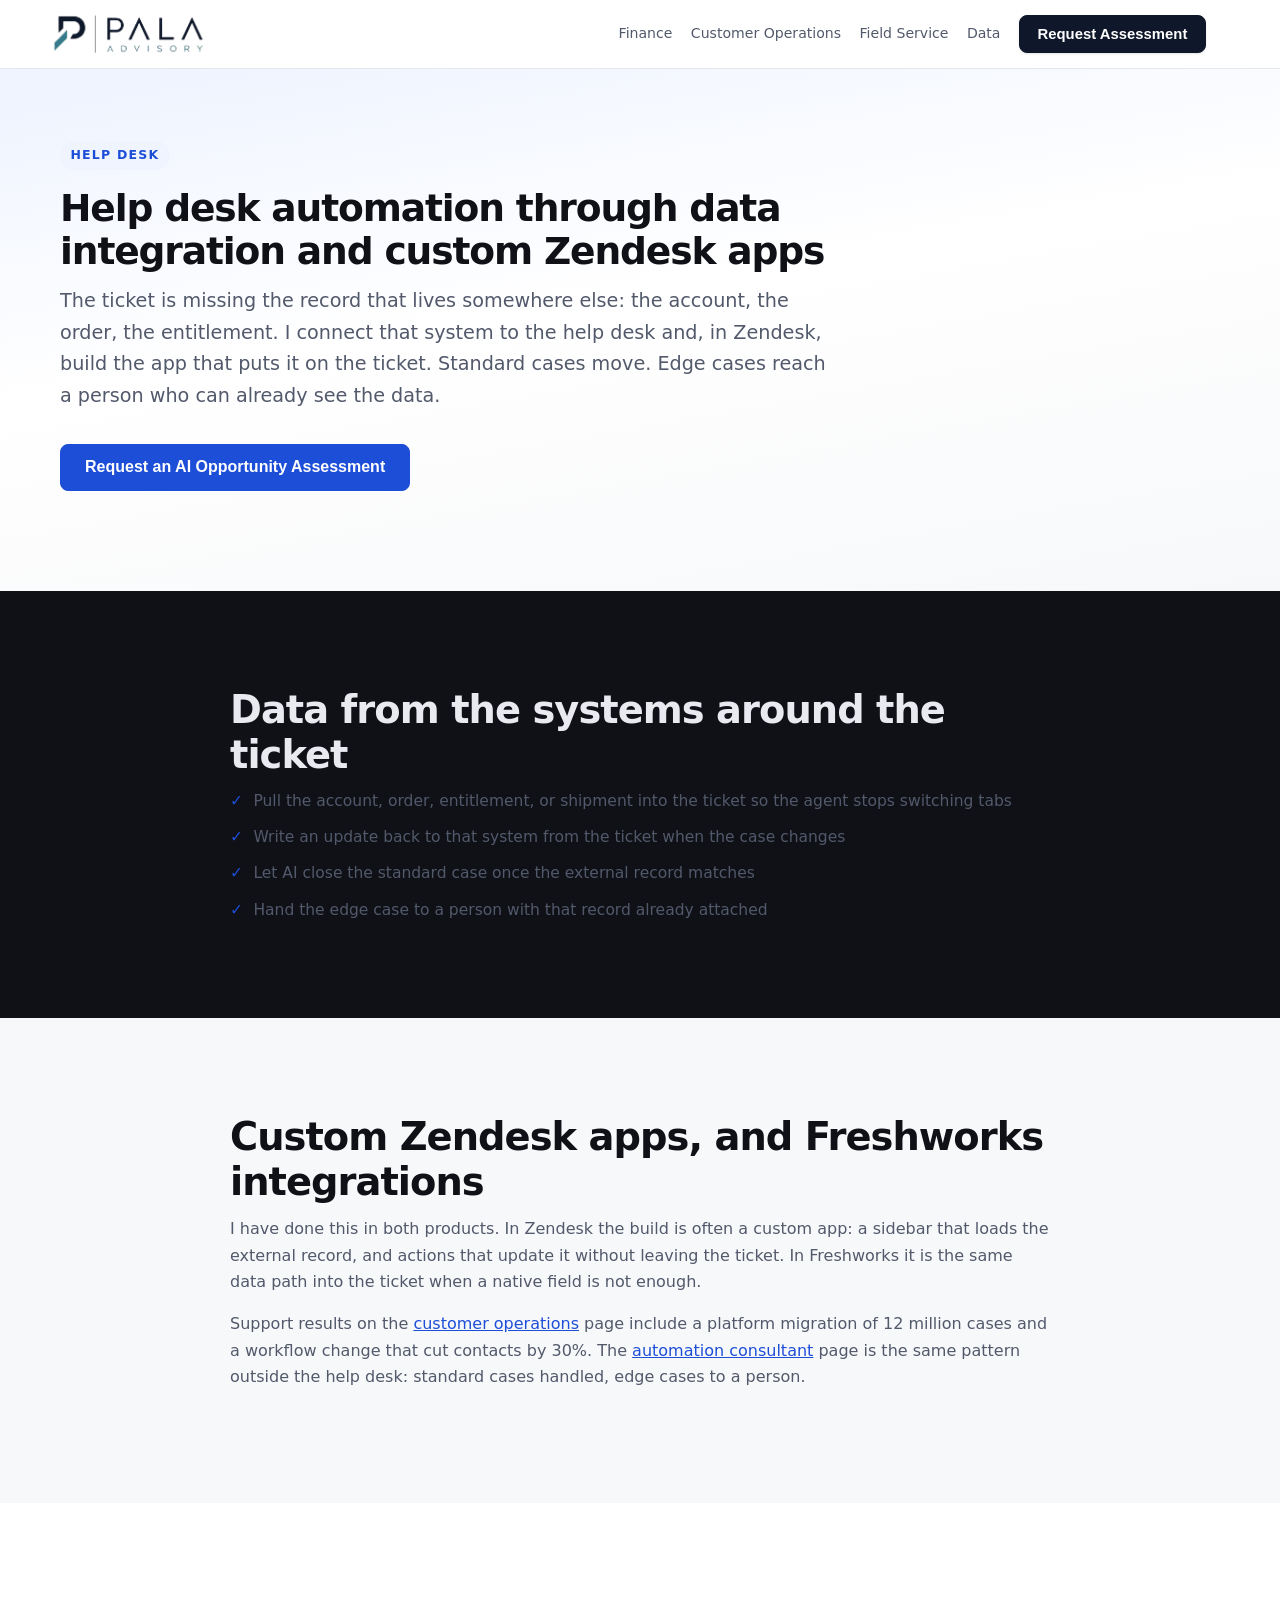
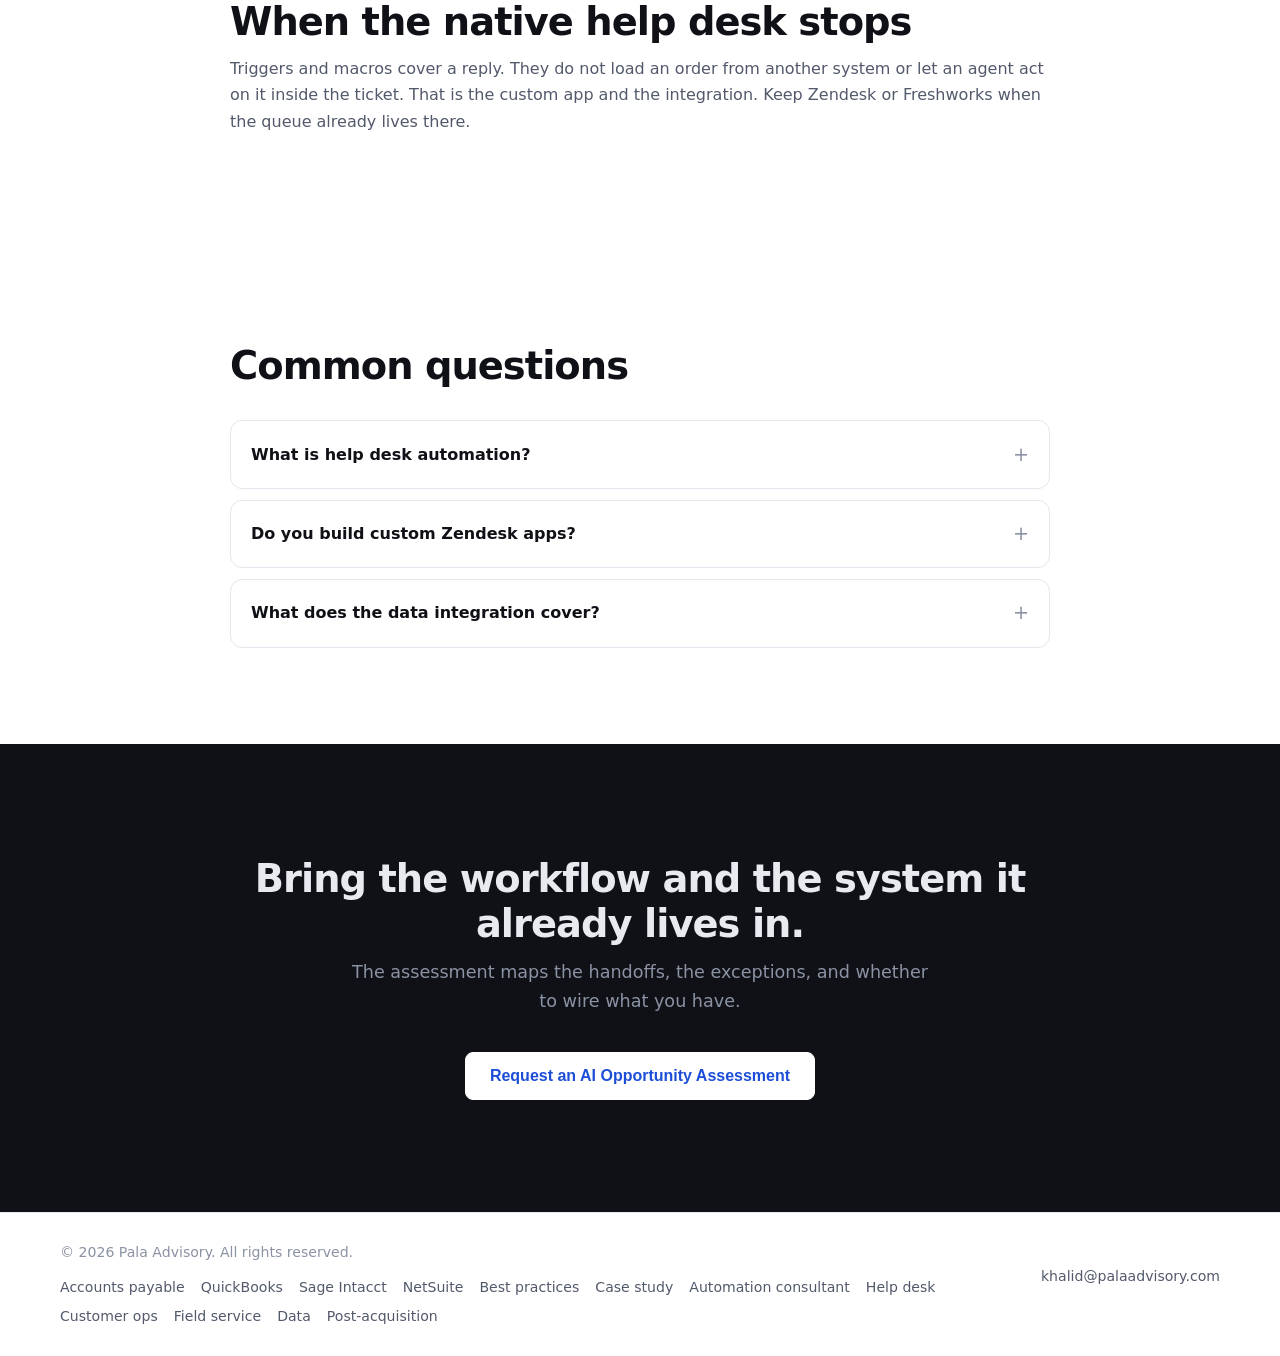
<file: help-desk-automation/index.html>
<!doctype html>
<html lang="en">
  <head>
    <!-- Google tag (gtag.js) -->
    <script async src="https://www.googletagmanager.com/gtag/js?id=G-KMNH2DF8C8"></script>
    <script>
      window.dataLayer = window.dataLayer || [];
      function gtag(){dataLayer.push(arguments);}
      gtag('js', new Date());

      gtag('config', 'G-KMNH2DF8C8');
    </script>
    <meta charset="UTF-8" />
    <meta name="viewport" content="width=device-width, initial-scale=1.0" />
    <title>Help Desk Automation for Zendesk and Freshworks | Pala Advisory</title>
    <meta name="description" content="Help desk automation through data integration and custom Zendesk apps. External records show up on the ticket. Standard cases move. Edge cases reach a person." />
    <meta name="robots" content="index, follow" />
    <link rel="canonical" href="https://palaadvisory.com/help-desk-automation/" />
    <meta property="og:type" content="article" />
    <meta property="og:title" content="Help Desk Automation for Zendesk and Freshworks | Pala Advisory" />
    <meta property="og:description" content="Help desk automation through data integration and custom Zendesk apps. External records show up on the ticket. Standard cases move. Edge cases reach a person." />
    <meta property="og:url" content="https://palaadvisory.com/help-desk-automation/" />
    <meta property="og:image" content="https://palaadvisory.com/images/logo.png" />
    <link rel="icon" href="../favicon.jpg" type="image/jpeg" />
    <link rel="stylesheet" href="../styles.css" />
    <script type="application/ld+json">
{
  "@context": "https://schema.org",
  "@graph": [
    {
      "@type": "Article",
      "headline": "Help desk automation through data integration and custom Zendesk apps",
      "description": "Help desk automation through data integration and custom Zendesk apps. External records show up on the ticket. Standard cases move. Edge cases reach a person.",
      "author": {
        "@type": "Person",
        "name": "Khalid Alali",
        "url": "https://palaadvisory.com/"
      },
      "publisher": {
        "@type": "Organization",
        "name": "Pala Advisory",
        "url": "https://palaadvisory.com/",
        "logo": {
          "@type": "ImageObject",
          "url": "https://palaadvisory.com/images/logo.png"
        }
      },
      "mainEntityOfPage": "https://palaadvisory.com/help-desk-automation/"
    },
    {
      "@type": "FAQPage",
      "mainEntity": [
        {
          "@type": "Question",
          "name": "What is help desk automation?",
          "acceptedAnswer": {
            "@type": "Answer",
            "text": "Connecting the ticket to the systems around it, handling the standard case, and handing the edge case to a person with that external data already on the ticket."
          }
        },
        {
          "@type": "Question",
          "name": "Do you build custom Zendesk apps?",
          "acceptedAnswer": {
            "@type": "Answer",
            "text": "Yes. Apps that pull an account, order, entitlement, or other external record into the ticket and write an action back. I also integrate Freshworks with the systems around the ticket."
          }
        },
        {
          "@type": "Question",
          "name": "What does the data integration cover?",
          "acceptedAnswer": {
            "@type": "Answer",
            "text": "The record an agent would otherwise open in another tab. The integration shows it on the ticket and can update the external system from the ticket."
          }
        }
      ]
    }
  ]
}
    </script>
  </head>
  <body>
    <header class="site-header landing-nav">
      <div class="container nav">
        <a class="brand" href="../">
          <img src="../images/logo.png" alt="Pala Advisory" class="brand-logo" width="683" height="233" />
        </a>
        <nav class="nav-links">
          <a href="../finance-ai/">Finance</a>
          <a href="../customer-operations-ai/">Customer Operations</a>
          <a href="../field-service-ai/">Field Service</a>
          <a href="../operations-data/">Data</a>
          <button type="button" class="btn btn-primary" data-intake-open>Request Assessment</button>
        </nav>
      </div>
    </header>
    <main>
      <section class="section page-hero">
        <div class="container">
          <div class="page-hero-inner">
            <p class="eyebrow">Help desk</p>
            <h1>Help desk automation through data integration and custom Zendesk apps</h1>
            <p class="lead">The ticket is missing the record that lives somewhere else: the account, the order, the entitlement. I connect that system to the help desk and, in Zendesk, build the app that puts it on the ticket. Standard cases move. Edge cases reach a person who can already see the data.</p>
            <div class="cta-group">
              <button type="button" class="btn btn-primary btn-lg" data-intake-open>Request an AI Opportunity Assessment</button>
            </div>
          </div>
        </div>
      </section>

      <section class="section section-dark">
        <div class="container narrow">
          <h2>Data from the systems around the ticket</h2>
          <ul class="use-case-list">
            <li>Pull the account, order, entitlement, or shipment into the ticket so the agent stops switching tabs</li>
            <li>Write an update back to that system from the ticket when the case changes</li>
            <li>Let AI close the standard case once the external record matches</li>
            <li>Hand the edge case to a person with that record already attached</li>
          </ul>
        </div>
      </section>
      <section class="section section-alt">
        <div class="container narrow">
          <h2>Custom Zendesk apps, and Freshworks integrations</h2>
          <p>I have done this in both products. In Zendesk the build is often a custom app: a sidebar that loads the external record, and actions that update it without leaving the ticket. In Freshworks it is the same data path into the ticket when a native field is not enough.</p>
          <p>Support results on the <a href="../customer-operations-ai/">customer operations</a> page include a platform migration of 12 million cases and a workflow change that cut contacts by 30%. The <a href="../automation-consultant/">automation consultant</a> page is the same pattern outside the help desk: standard cases handled, edge cases to a person.</p>
        </div>
      </section>
      <section class="section">
        <div class="container narrow">
          <h2>When the native help desk stops</h2>
          <p>Triggers and macros cover a reply. They do not load an order from another system or let an agent act on it inside the ticket. That is the custom app and the integration. Keep Zendesk or Freshworks when the queue already lives there.</p>
        </div>
      </section>

      <section class="section">
        <div class="container narrow">
          <h2>Common questions</h2>
          <div class="faq-list">
            <details>
              <summary>What is help desk automation?</summary>
              <p>Connecting the ticket to the systems around it, handling the standard case, and handing the edge case to a person with that external data already on the ticket.</p>
            </details>
            <details>
              <summary>Do you build custom Zendesk apps?</summary>
              <p>Yes. Apps that pull an account, order, entitlement, or other external record into the ticket and write an action back. I also integrate Freshworks with the systems around the ticket.</p>
            </details>
            <details>
              <summary>What does the data integration cover?</summary>
              <p>The record an agent would otherwise open in another tab. The integration shows it on the ticket and can update the external system from the ticket.</p>
            </details>
          </div>
        </div>
      </section>
      <section class="section final-cta">
        <div class="container narrow center">
          <h2>Bring the workflow and the system it already lives in.</h2>
          <p>The assessment maps the handoffs, the exceptions, and whether to wire what you have.</p>
          <button type="button" class="btn btn-primary btn-lg" data-intake-open>Request an AI Opportunity Assessment</button>
        </div>
      </section>
    </main>
    <div class="intake-modal" data-intake-modal hidden aria-hidden="true">
      <div class="intake-modal__backdrop" data-intake-close></div>
      <div class="intake-modal__dialog" data-intake-dialog role="dialog" aria-modal="true" aria-labelledby="intake-modal-title">
        <button type="button" class="intake-modal__close" data-intake-close aria-label="Close modal">×</button>
        <div class="intake-modal__content">
          <p class="eyebrow intake-modal__eyebrow">Request an AI Opportunity Assessment</p>
          <h2 id="intake-modal-title">Tell me about your workflow.</h2>
          <p class="intake-modal__lead">Short intake. I’ll review the workflow, the bottlenecks, and whether it is a fit.</p>
          <div data-intake-success hidden class="intake-success">
            <h2>Thanks. I got it.</h2>
            <p>I’ll review the submission and follow up soon.</p>
          </div>
          <form name="intake" method="POST" data-netlify="true" netlify-honeypot="bot-field" class="intake-form">
            <input type="hidden" name="form-name" value="intake" />
            <input type="hidden" name="redirect" value="/thank-you/" />
            <p hidden>
              <label>Don’t fill this out: <input name="bot-field" /></label>
            </p>

            <div class="intake-form__grid">
              <div class="intake-field">
                <label for="intake-name">Name</label>
                <input id="intake-name" type="text" name="name" required />
              </div>

              <div class="intake-field">
                <label for="intake-company">Company</label>
                <input id="intake-company" type="text" name="company" required />
              </div>

              <div class="intake-field">
                <label for="intake-email">Email</label>
                <input id="intake-email" type="email" name="email" required />
              </div>

              <div class="intake-field">
                <label for="intake-phone">Phone</label>
                <input id="intake-phone" type="tel" name="phone" />
              </div>

              <div class="intake-field">
                <label for="intake-role">Role</label>
                <input id="intake-role" type="text" name="role" required />
              </div>

              <div class="intake-field">
                <label for="intake-company-size">Company size</label>
                <select id="intake-company-size" name="company_size" required>
                  <option value="">Select one</option>
                  <option>1–10</option>
                  <option>11–50</option>
                  <option>51–200</option>
                  <option>201–500</option>
                  <option>500+</option>
                </select>
              </div>
            </div>

            <div class="intake-field">
              <label for="intake-challenge">Biggest operational challenge</label>
              <textarea id="intake-challenge" name="challenge" rows="5" required></textarea>
            </div>

            <button type="submit" class="btn btn-primary btn-lg intake-form__submit">Submit</button>
            <p class="intake-form__note">I’ll review the workflow and follow up directly.</p>
          </form>
        </div>
      </div>
    </div>



    <footer class="site-footer">
      <div class="container footer-inner">
        <div class="footer-brand">
          <p>&copy; <span id="year">2026</span> Pala Advisory. All rights reserved.</p>
          <nav class="footer-links" aria-label="Pages">
            <a href="../finance-ai/">Accounts payable</a>
            <a href="../quickbooks-accounts-payable-automation/">QuickBooks</a>
            <a href="../sage-intacct-accounts-payable-automation/">Sage Intacct</a>
            <a href="../netsuite-accounts-payable-automation/">NetSuite</a>
            <a href="../accounts-payable-automation-best-practices/">Best practices</a>
            <a href="../accounts-payable-automation-case-study/">Case study</a>
            <a href="../automation-consultant/">Automation consultant</a>
            <a href="../help-desk-automation/">Help desk</a>
            <a href="../customer-operations-ai/">Customer ops</a>
            <a href="../field-service-ai/">Field service</a>
            <a href="../operations-data/">Data</a>
            <a href="../post-acquisition-operations/">Post-acquisition</a>
          </nav>
        </div>
        <p class="footer-email"><a href="mailto:khalid@palaadvisory.com">khalid@palaadvisory.com</a></p>
      </div>
    </footer>
    <script src="../posthog.js"></script>
    <script src="../intake-modal.js" defer></script>
    <script>
      document.getElementById("year").textContent = new Date().getFullYear();
    </script>
  </body>
</html>
</file>
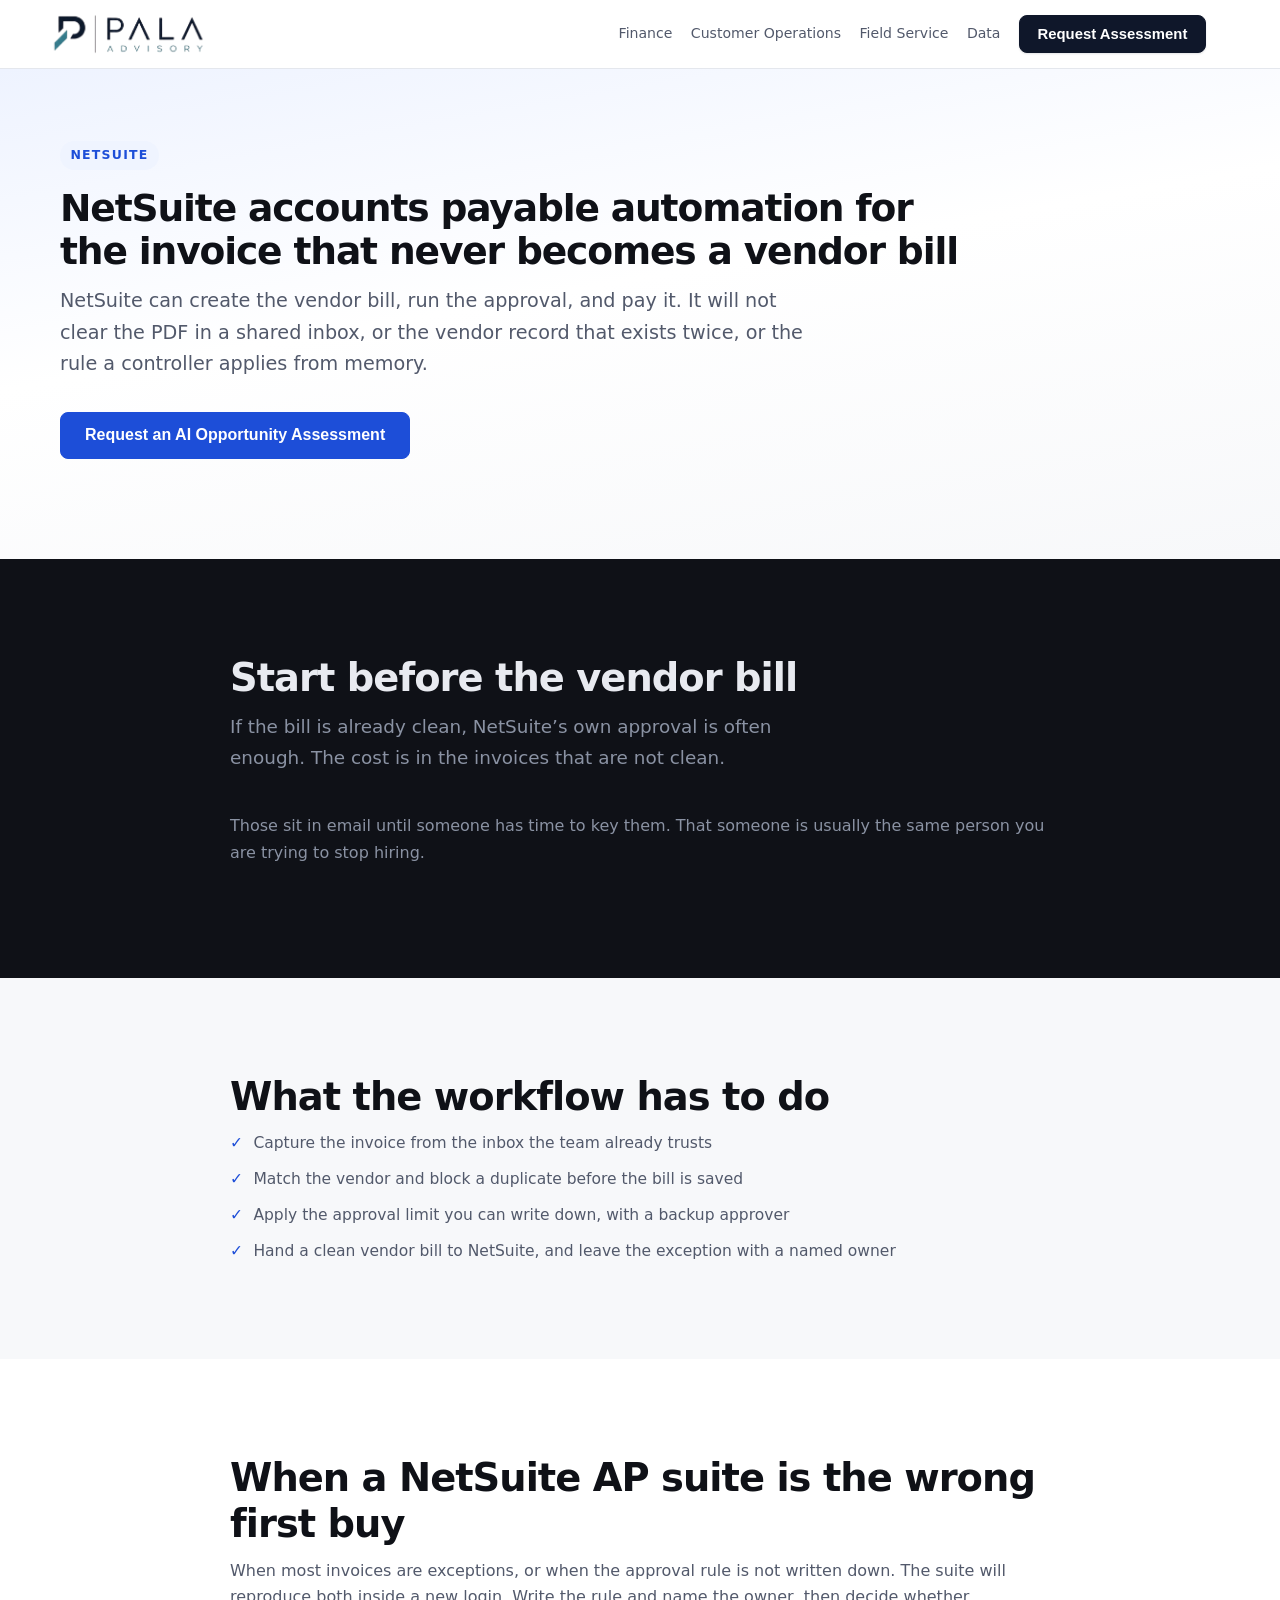
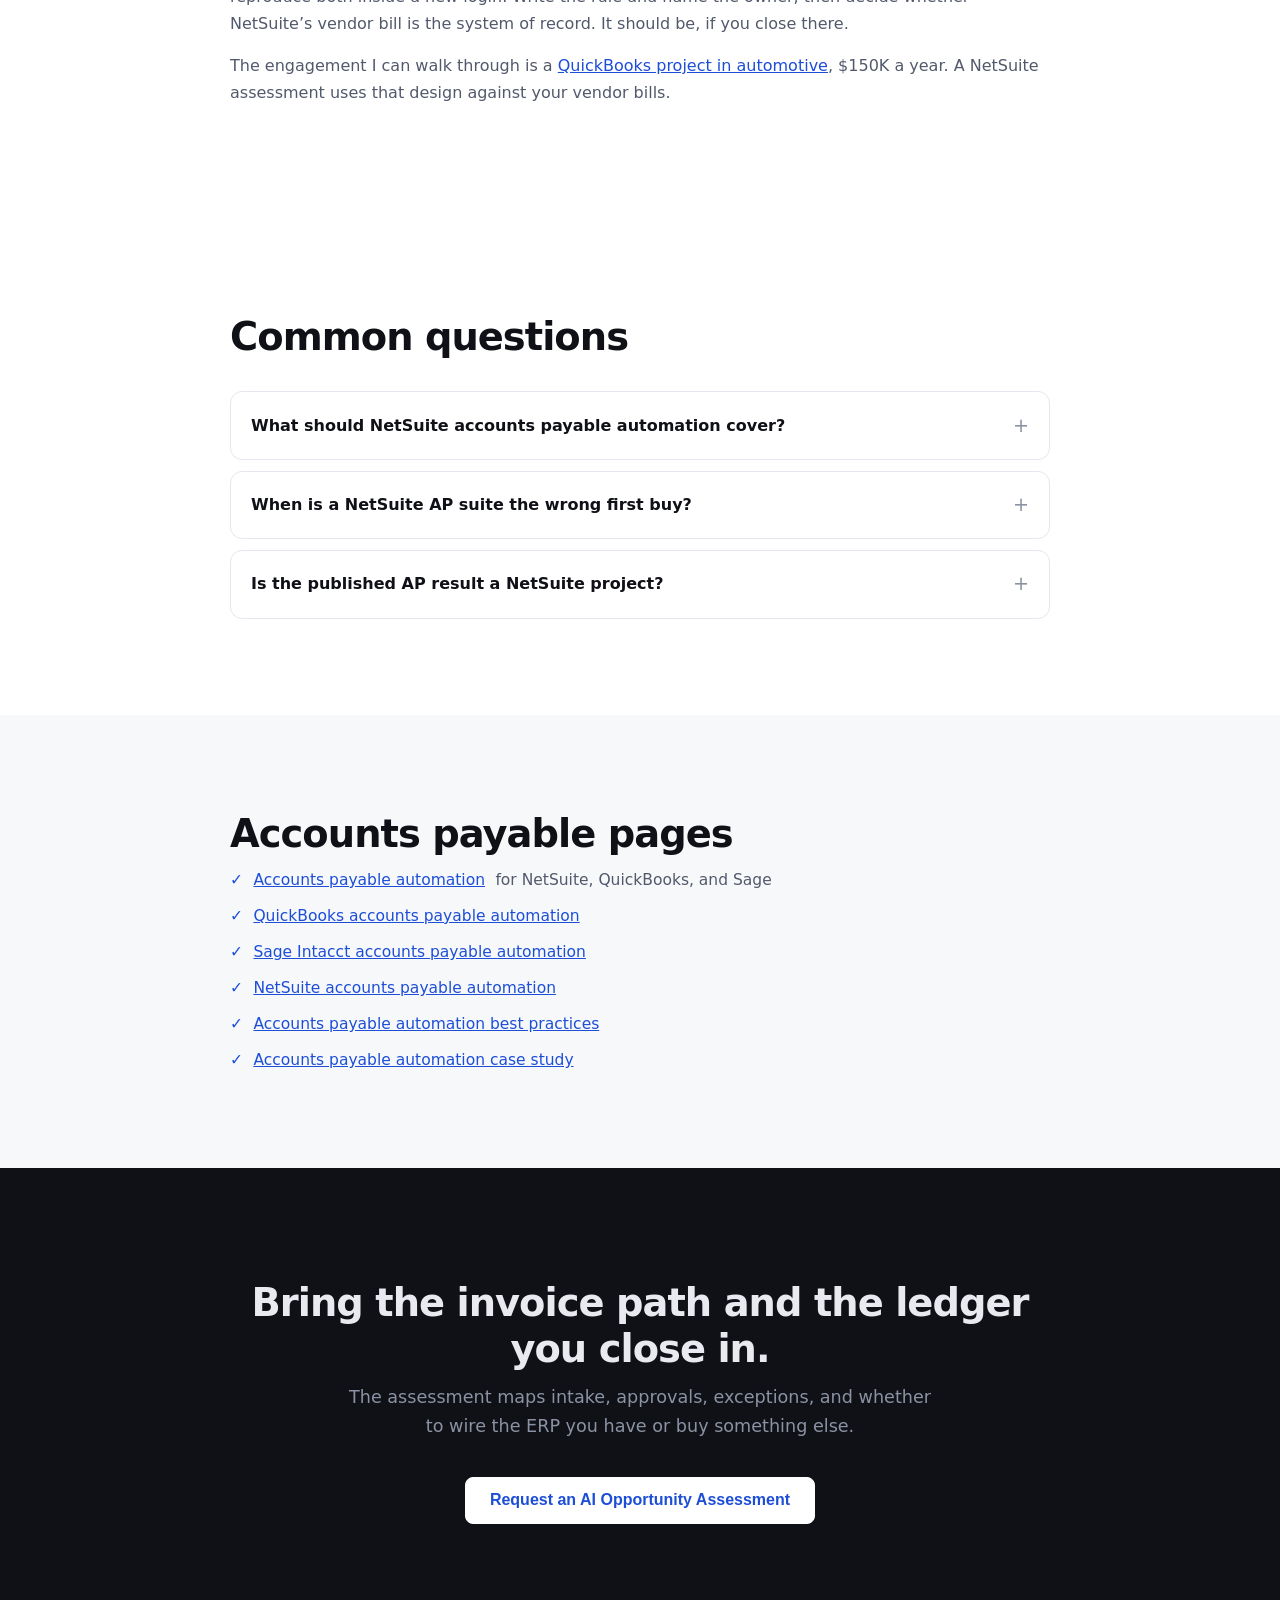
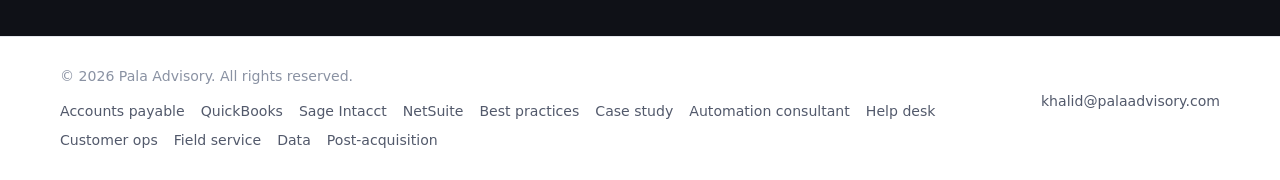
<file: netsuite-accounts-payable-automation/index.html>
<!doctype html>
<html lang="en">
  <head>
    <!-- Google tag (gtag.js) -->
    <script async src="https://www.googletagmanager.com/gtag/js?id=G-KMNH2DF8C8"></script>
    <script>
      window.dataLayer = window.dataLayer || [];
      function gtag(){dataLayer.push(arguments);}
      gtag('js', new Date());

      gtag('config', 'G-KMNH2DF8C8');
    </script>
    <meta charset="UTF-8" />
    <meta name="viewport" content="width=device-width, initial-scale=1.0" />
    <title>NetSuite Accounts Payable Automation | Pala Advisory</title>
    <meta name="description" content="NetSuite accounts payable automation for vendor bills, approvals, duplicates, and the invoices that never make it into NetSuite." />
    <meta name="robots" content="index, follow" />
    <link rel="canonical" href="https://palaadvisory.com/netsuite-accounts-payable-automation/" />
    <meta property="og:type" content="article" />
    <meta property="og:title" content="NetSuite Accounts Payable Automation | Pala Advisory" />
    <meta property="og:description" content="NetSuite accounts payable automation for vendor bills, approvals, duplicates, and the invoices that never make it into NetSuite." />
    <meta property="og:url" content="https://palaadvisory.com/netsuite-accounts-payable-automation/" />
    <meta property="og:image" content="https://palaadvisory.com/images/logo.png" />
    <link rel="icon" href="../favicon.jpg" type="image/jpeg" />
    <link rel="stylesheet" href="../styles.css" />
    <script type="application/ld+json">
{
  "@context": "https://schema.org",
  "@graph": [
    {
      "@type": "Article",
      "headline": "NetSuite accounts payable automation for the invoice that never becomes a vendor bill",
      "description": "NetSuite accounts payable automation for vendor bills, approvals, duplicates, and the invoices that never make it into NetSuite.",
      "author": {
        "@type": "Person",
        "name": "Khalid Alali",
        "url": "https://palaadvisory.com/"
      },
      "publisher": {
        "@type": "Organization",
        "name": "Pala Advisory",
        "url": "https://palaadvisory.com/",
        "logo": {
          "@type": "ImageObject",
          "url": "https://palaadvisory.com/images/logo.png"
        }
      },
      "mainEntityOfPage": "https://palaadvisory.com/netsuite-accounts-payable-automation/"
    },
    {
      "@type": "FAQPage",
      "mainEntity": [
        {
          "@type": "Question",
          "name": "What should NetSuite accounts payable automation cover?",
          "acceptedAnswer": {
            "@type": "Answer",
            "text": "Intake, vendor match, duplicate check, approval routing, and a named owner for anything that cannot be billed as-is. NetSuite can post the vendor bill. It will not, by itself, clear the PDF sitting in a shared inbox."
          }
        },
        {
          "@type": "Question",
          "name": "When is a NetSuite AP suite the wrong first buy?",
          "acceptedAnswer": {
            "@type": "Answer",
            "text": "When most invoices are exceptions, or when approval rules are not written down. A suite will reproduce that mess inside a new login. Write the rule and name the exception owner first."
          }
        },
        {
          "@type": "Question",
          "name": "Is the published AP result a NetSuite project?",
          "acceptedAnswer": {
            "@type": "Answer",
            "text": "No. It is an automotive company on QuickBooks, $150K in annual labor savings. If your bills are in NetSuite, the assessment starts from that ledger and the same intake and exception design."
          }
        }
      ]
    }
  ]
}
    </script>
  </head>
  <body>
    <header class="site-header landing-nav">
      <div class="container nav">
        <a class="brand" href="../">
          <img src="../images/logo.png" alt="Pala Advisory" class="brand-logo" width="683" height="233" />
        </a>
        <nav class="nav-links">
          <a href="../finance-ai/">Finance</a>
          <a href="../customer-operations-ai/">Customer Operations</a>
          <a href="../field-service-ai/">Field Service</a>
          <a href="../operations-data/">Data</a>
          <button type="button" class="btn btn-primary" data-intake-open>Request Assessment</button>
        </nav>
      </div>
    </header>

    <main>
      <section class="section page-hero">
        <div class="container">
          <div class="page-hero-inner">
            <p class="eyebrow">NetSuite</p>
            <h1>NetSuite accounts payable automation for the invoice that never becomes a vendor bill</h1>
            <p class="lead">NetSuite can create the vendor bill, run the approval, and pay it. It will not clear the PDF in a shared inbox, or the vendor record that exists twice, or the rule a controller applies from memory.</p>
            <div class="cta-group">
              <button type="button" class="btn btn-primary btn-lg" data-intake-open>Request an AI Opportunity Assessment</button>
            </div>
          </div>
        </div>
      </section>

      <section class="section section-dark">
        <div class="container narrow">
          <h2>Start before the vendor bill</h2>
          <p class="section-lead">If the bill is already clean, NetSuite’s own approval is often enough. The cost is in the invoices that are not clean.</p>
          <p>Those sit in email until someone has time to key them. That someone is usually the same person you are trying to stop hiring.</p>
        </div>
      </section>
      <section class="section section-alt">
        <div class="container narrow">
          <h2>What the workflow has to do</h2>
          <ul class="use-case-list">
            <li>Capture the invoice from the inbox the team already trusts</li>
            <li>Match the vendor and block a duplicate before the bill is saved</li>
            <li>Apply the approval limit you can write down, with a backup approver</li>
            <li>Hand a clean vendor bill to NetSuite, and leave the exception with a named owner</li>
          </ul>
        </div>
      </section>
      <section class="section">
        <div class="container narrow">
          <h2>When a NetSuite AP suite is the wrong first buy</h2>
          <p>When most invoices are exceptions, or when the approval rule is not written down. The suite will reproduce both inside a new login. Write the rule and name the owner, then decide whether NetSuite’s vendor bill is the system of record. It should be, if you close there.</p>
          <p>The engagement I can walk through is a <a href="../accounts-payable-automation-case-study/">QuickBooks project in automotive</a>, $150K a year. A NetSuite assessment uses that design against your vendor bills.</p>
        </div>
      </section>

      <section class="section">
        <div class="container narrow">
          <h2>Common questions</h2>
          <div class="faq-list">
            <details>
              <summary>What should NetSuite accounts payable automation cover?</summary>
              <p>Intake, vendor match, duplicate check, approval routing, and a named owner for anything that cannot be billed as-is. NetSuite can post the vendor bill. It will not, by itself, clear the PDF sitting in a shared inbox.</p>
            </details>
            <details>
              <summary>When is a NetSuite AP suite the wrong first buy?</summary>
              <p>When most invoices are exceptions, or when approval rules are not written down. A suite will reproduce that mess inside a new login. Write the rule and name the exception owner first.</p>
            </details>
            <details>
              <summary>Is the published AP result a NetSuite project?</summary>
              <p>No. It is an automotive company on QuickBooks, $150K in annual labor savings. If your bills are in NetSuite, the assessment starts from that ledger and the same intake and exception design.</p>
            </details>
          </div>
        </div>
      </section>
      <section class="section section-alt">
        <div class="container narrow">
          <h2>Accounts payable pages</h2>
          <ul class="use-case-list">
            <li><a href="../finance-ai/">Accounts payable automation</a> for NetSuite, QuickBooks, and Sage</li>
            <li><a href="../quickbooks-accounts-payable-automation/">QuickBooks accounts payable automation</a></li>
            <li><a href="../sage-intacct-accounts-payable-automation/">Sage Intacct accounts payable automation</a></li>
            <li><a href="../netsuite-accounts-payable-automation/">NetSuite accounts payable automation</a></li>
            <li><a href="../accounts-payable-automation-best-practices/">Accounts payable automation best practices</a></li>
            <li><a href="../accounts-payable-automation-case-study/">Accounts payable automation case study</a></li>
          </ul>
        </div>
      </section>
      <section class="section final-cta">
        <div class="container narrow center">
          <h2>Bring the invoice path and the ledger you close in.</h2>
          <p>The assessment maps intake, approvals, exceptions, and whether to wire the ERP you have or buy something else.</p>
          <button type="button" class="btn btn-primary btn-lg" data-intake-open>Request an AI Opportunity Assessment</button>
        </div>
      </section>
    </main>

    <div class="intake-modal" data-intake-modal hidden aria-hidden="true">
      <div class="intake-modal__backdrop" data-intake-close></div>
      <div class="intake-modal__dialog" data-intake-dialog role="dialog" aria-modal="true" aria-labelledby="intake-modal-title">
        <button type="button" class="intake-modal__close" data-intake-close aria-label="Close modal">×</button>
        <div class="intake-modal__content">
          <p class="eyebrow intake-modal__eyebrow">Request an AI Opportunity Assessment</p>
          <h2 id="intake-modal-title">Tell me about your workflow.</h2>
          <p class="intake-modal__lead">Short intake. I’ll review the workflow, the bottlenecks, and whether it is a fit.</p>
          <div data-intake-success hidden class="intake-success">
            <h2>Thanks. I got it.</h2>
            <p>I’ll review the submission and follow up soon.</p>
          </div>
          <form name="intake" method="POST" data-netlify="true" netlify-honeypot="bot-field" class="intake-form">
            <input type="hidden" name="form-name" value="intake" />
            <input type="hidden" name="redirect" value="/thank-you/" />
            <p hidden>
              <label>Don’t fill this out: <input name="bot-field" /></label>
            </p>

            <div class="intake-form__grid">
              <div class="intake-field">
                <label for="intake-name">Name</label>
                <input id="intake-name" type="text" name="name" required />
              </div>

              <div class="intake-field">
                <label for="intake-company">Company</label>
                <input id="intake-company" type="text" name="company" required />
              </div>

              <div class="intake-field">
                <label for="intake-email">Email</label>
                <input id="intake-email" type="email" name="email" required />
              </div>

              <div class="intake-field">
                <label for="intake-phone">Phone</label>
                <input id="intake-phone" type="tel" name="phone" />
              </div>

              <div class="intake-field">
                <label for="intake-role">Role</label>
                <input id="intake-role" type="text" name="role" required />
              </div>

              <div class="intake-field">
                <label for="intake-company-size">Company size</label>
                <select id="intake-company-size" name="company_size" required>
                  <option value="">Select one</option>
                  <option>1–10</option>
                  <option>11–50</option>
                  <option>51–200</option>
                  <option>201–500</option>
                  <option>500+</option>
                </select>
              </div>
            </div>

            <div class="intake-field">
              <label for="intake-challenge">Biggest operational challenge</label>
              <textarea id="intake-challenge" name="challenge" rows="5" required></textarea>
            </div>

            <button type="submit" class="btn btn-primary btn-lg intake-form__submit">Submit</button>
            <p class="intake-form__note">I’ll review the workflow and follow up directly.</p>
          </form>
        </div>
      </div>
    </div>


    <footer class="site-footer">
      <div class="container footer-inner">
        <div class="footer-brand">
          <p>&copy; <span id="year">2026</span> Pala Advisory. All rights reserved.</p>
          <nav class="footer-links" aria-label="Pages">
            <a href="../finance-ai/">Accounts payable</a>
            <a href="../quickbooks-accounts-payable-automation/">QuickBooks</a>
            <a href="../sage-intacct-accounts-payable-automation/">Sage Intacct</a>
            <a href="../netsuite-accounts-payable-automation/">NetSuite</a>
            <a href="../accounts-payable-automation-best-practices/">Best practices</a>
            <a href="../accounts-payable-automation-case-study/">Case study</a>
            <a href="../automation-consultant/">Automation consultant</a>
            <a href="../help-desk-automation/">Help desk</a>
            <a href="../customer-operations-ai/">Customer ops</a>
            <a href="../field-service-ai/">Field service</a>
            <a href="../operations-data/">Data</a>
            <a href="../post-acquisition-operations/">Post-acquisition</a>
          </nav>
        </div>
        <p class="footer-email"><a href="mailto:khalid@palaadvisory.com">khalid@palaadvisory.com</a></p>
      </div>
    </footer>

    <script src="../posthog.js"></script>
    <script src="../intake-modal.js" defer></script>
    <script>
      document.getElementById("year").textContent = new Date().getFullYear();
    </script>
  </body>
</html>
</file>
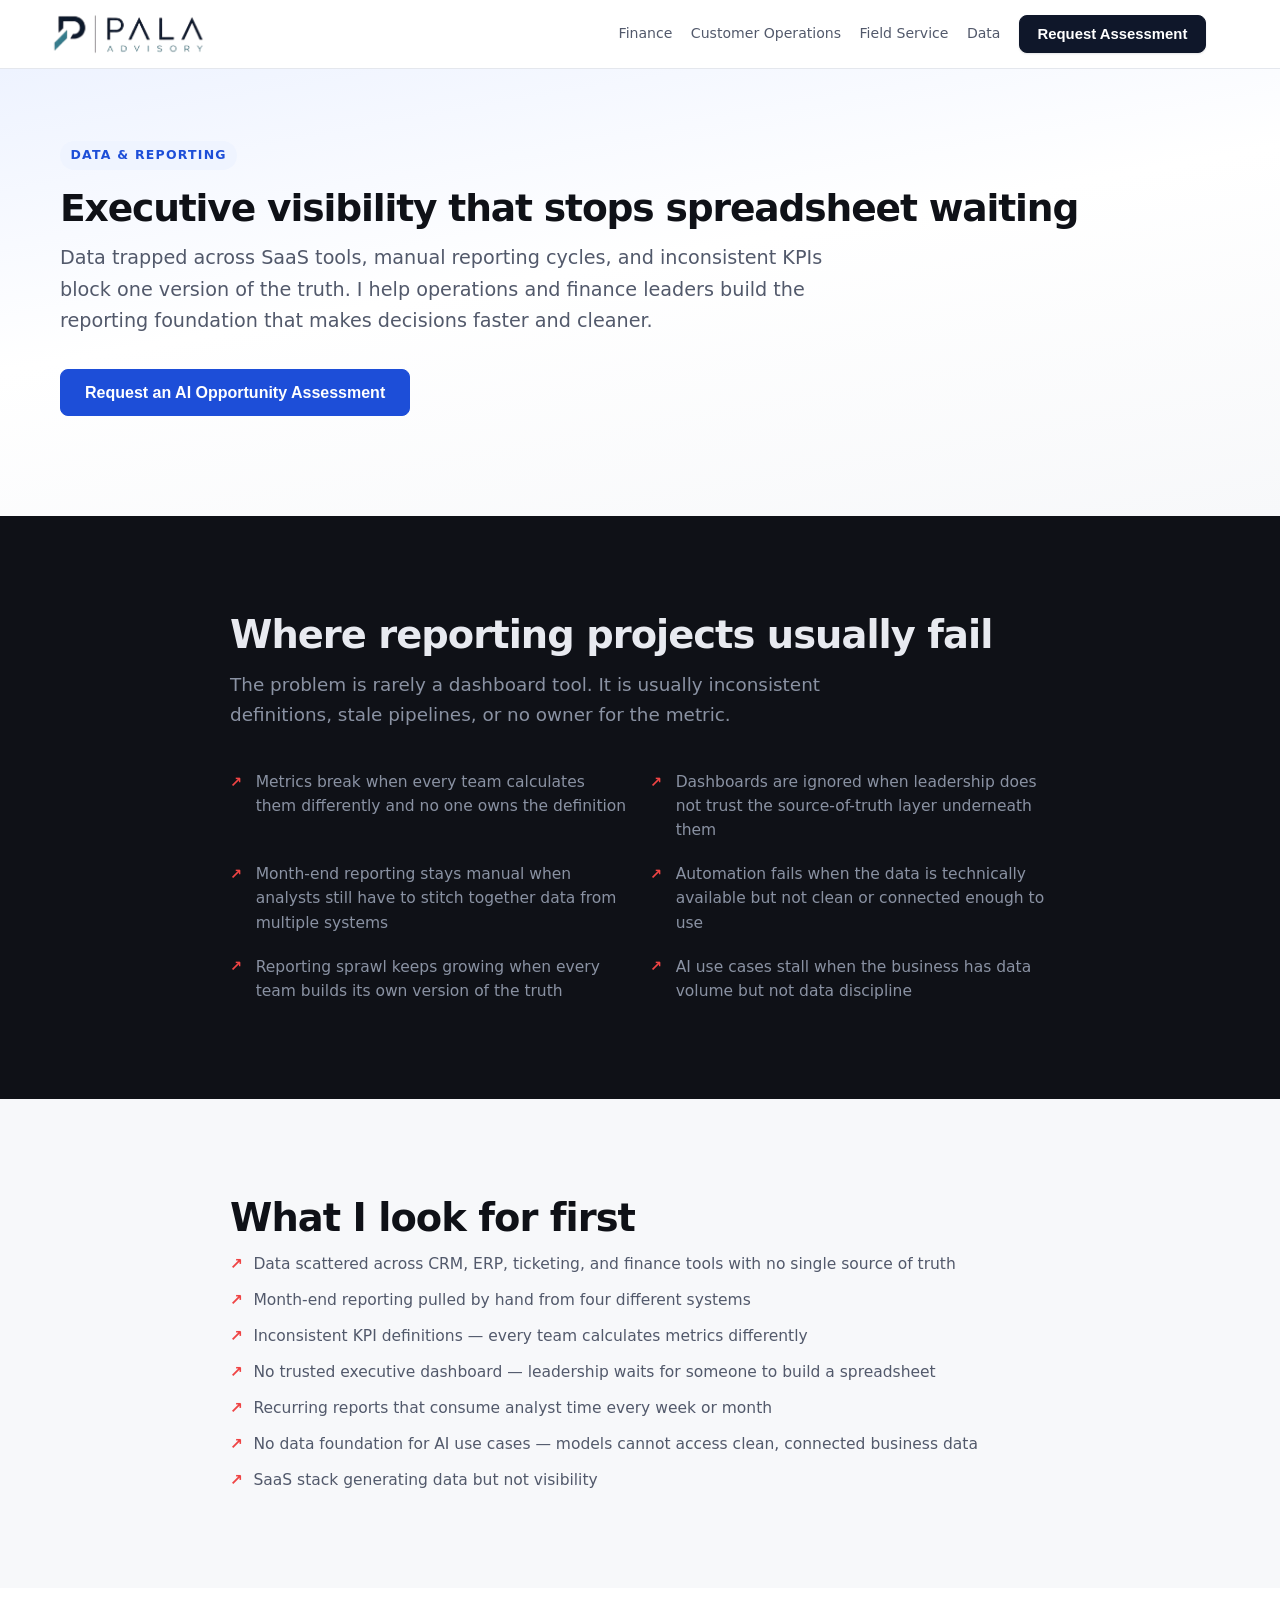
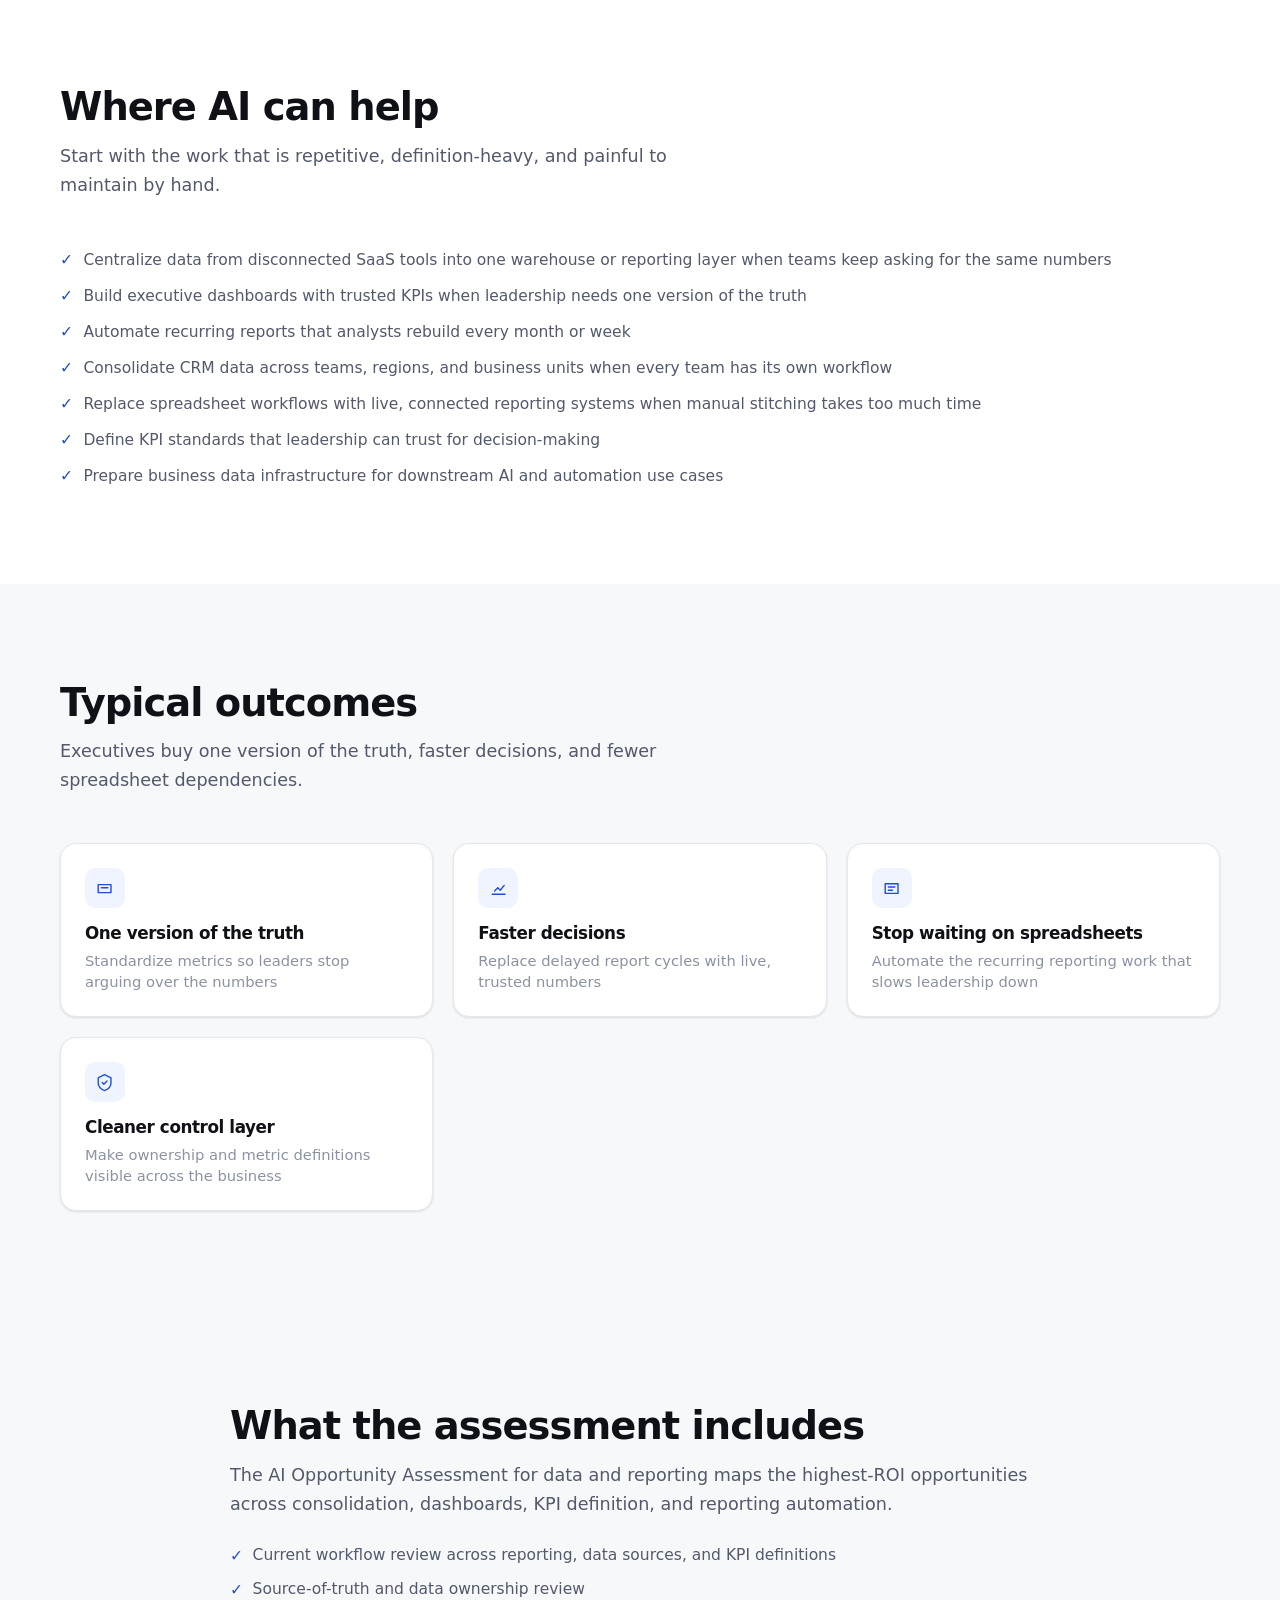
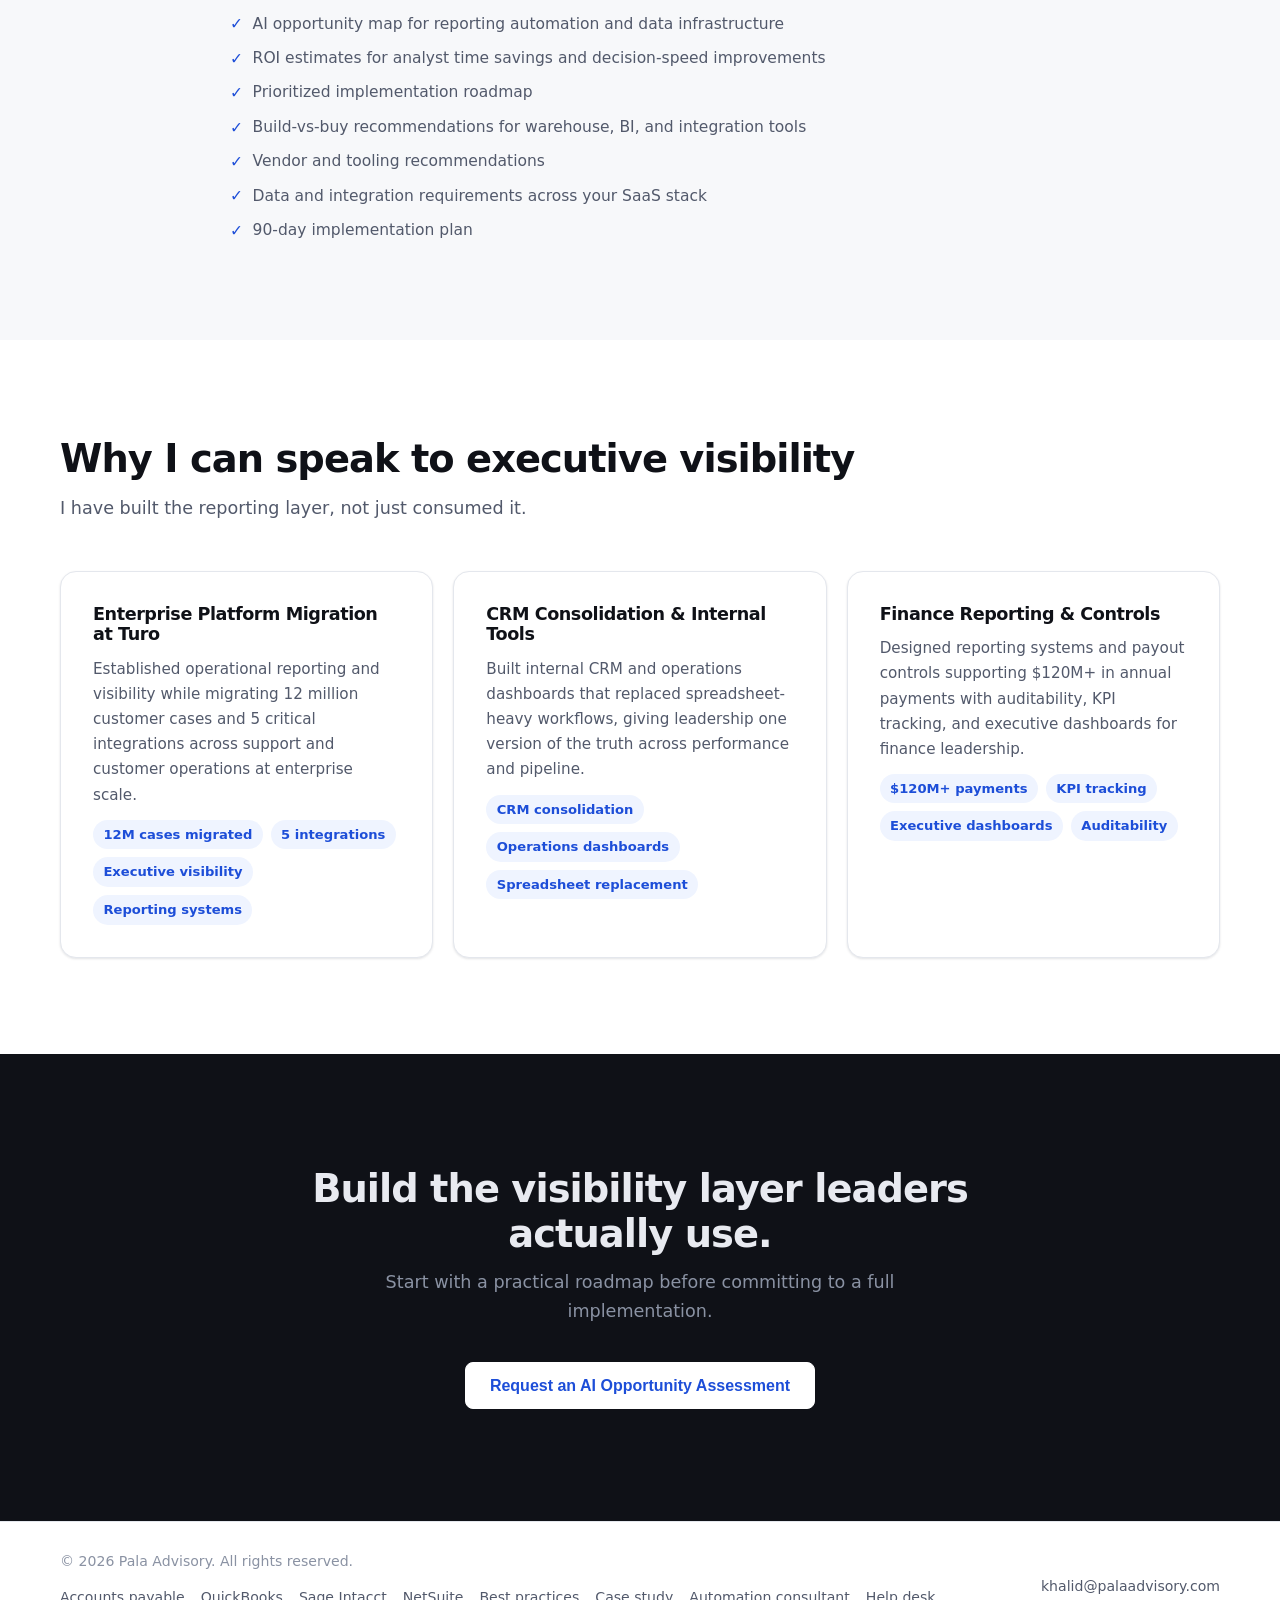
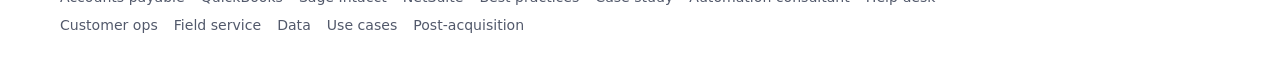
<file: operations-data/index.html>
<!doctype html>
<html lang="en">
  <head>
    <!-- Google tag (gtag.js) -->
    <script async src="https://www.googletagmanager.com/gtag/js?id=G-KMNH2DF8C8"></script>
    <script>
      window.dataLayer = window.dataLayer || [];
      function gtag(){dataLayer.push(arguments);}
      gtag('js', new Date());

      gtag('config', 'G-KMNH2DF8C8');
    </script>
    <meta charset="UTF-8" />
    <meta name="viewport" content="width=device-width, initial-scale=1.0" />
    <title>Executive Visibility | Pala Advisory</title>
    <meta
      name="description"
      content="Help leadership stop waiting on spreadsheets with one version of the truth, faster decisions, and reporting systems they can trust."
    />
    <meta name="robots" content="index, follow" />
    <link rel="canonical" href="https://palaadvisory.com/operations-data/" />
    <meta property="og:type" content="website" />
    <meta property="og:title" content="Executive Visibility | Pala Advisory" />
    <meta property="og:description" content="Help leadership stop waiting on spreadsheets with one version of the truth, faster decisions, and reporting systems they can trust." />
    <meta property="og:url" content="https://palaadvisory.com/operations-data/" />
    <meta property="og:image" content="https://palaadvisory.com/images/logo.png" />
    <link rel="icon" href="../favicon.jpg" type="image/jpeg" />
    <link rel="stylesheet" href="../styles.css" />
  </head>
  <body>
    <header class="site-header landing-nav">
      <div class="container nav">
        <a class="brand" href="../">
          <img src="../images/logo.png" alt="Pala Advisory" class="brand-logo" width="683" height="233" />
        </a>
        <nav class="nav-links">
          <a href="../finance-ai/">Finance</a>
          <a href="../customer-operations-ai/">Customer Operations</a>
          <a href="../field-service-ai/">Field Service</a>
          <a href="../operations-data/">Data</a>
          <button type="button" class="btn btn-primary" data-intake-open>Request Assessment</button>
        </nav>
      </div>
    </header>

    <main>
      <section class="section page-hero">
        <div class="container">
          <div class="page-hero-inner">
            <p class="eyebrow">Data &amp; Reporting</p>
            <h1>Executive visibility that stops spreadsheet waiting</h1>
            <p class="lead">
              Data trapped across SaaS tools, manual reporting cycles, and inconsistent KPIs block one version of the truth. I help operations and finance leaders build the reporting foundation that makes decisions faster and cleaner.
            </p>
            <div class="cta-group">
              <button type="button" class="btn btn-primary btn-lg" data-intake-open>Request an AI Opportunity Assessment</button>
            </div>
          </div>
        </div>
      </section>

      <section class="section section-dark">
        <div class="container narrow">
          <h2>Where reporting projects usually fail</h2>
          <p class="section-lead">
            The problem is rarely a dashboard tool. It is usually inconsistent definitions, stale pipelines, or no owner for the metric.
          </p>
          <div class="pain-grid">
            <div class="pain-item">
              <span class="pain-icon">↗</span>
              <p>Metrics break when every team calculates them differently and no one owns the definition</p>
            </div>
            <div class="pain-item">
              <span class="pain-icon">↗</span>
              <p>Dashboards are ignored when leadership does not trust the source-of-truth layer underneath them</p>
            </div>
            <div class="pain-item">
              <span class="pain-icon">↗</span>
              <p>Month-end reporting stays manual when analysts still have to stitch together data from multiple systems</p>
            </div>
            <div class="pain-item">
              <span class="pain-icon">↗</span>
              <p>Automation fails when the data is technically available but not clean or connected enough to use</p>
            </div>
            <div class="pain-item">
              <span class="pain-icon">↗</span>
              <p>Reporting sprawl keeps growing when every team builds its own version of the truth</p>
            </div>
            <div class="pain-item">
              <span class="pain-icon">↗</span>
              <p>AI use cases stall when the business has data volume but not data discipline</p>
            </div>
          </div>
        </div>
      </section>

      <section class="section section-alt">
        <div class="container narrow">
          <h2>What I look for first</h2>
          <ul class="problem-list">
            <li>Data scattered across CRM, ERP, ticketing, and finance tools with no single source of truth</li>
            <li>Month-end reporting pulled by hand from four different systems</li>
            <li>Inconsistent KPI definitions — every team calculates metrics differently</li>
            <li>No trusted executive dashboard — leadership waits for someone to build a spreadsheet</li>
            <li>Recurring reports that consume analyst time every week or month</li>
            <li>No data foundation for AI use cases — models cannot access clean, connected business data</li>
            <li>SaaS stack generating data but not visibility</li>
          </ul>
        </div>
      </section>

      <section class="section">
        <div class="container">
          <div class="section-header">
            <h2>Where AI can help</h2>
            <p>Start with the work that is repetitive, definition-heavy, and painful to maintain by hand.</p>
          </div>
          <ul class="use-case-list">
            <li>Centralize data from disconnected SaaS tools into one warehouse or reporting layer when teams keep asking for the same numbers</li>
            <li>Build executive dashboards with trusted KPIs when leadership needs one version of the truth</li>
            <li>Automate recurring reports that analysts rebuild every month or week</li>
            <li>Consolidate CRM data across teams, regions, and business units when every team has its own workflow</li>
            <li>Replace spreadsheet workflows with live, connected reporting systems when manual stitching takes too much time</li>
            <li>Define KPI standards that leadership can trust for decision-making</li>
            <li>Prepare business data infrastructure for downstream AI and automation use cases</li>
          </ul>
        </div>
      </section>

      <section class="section section-alt">
        <div class="container">
          <div class="section-header">
            <h2>Typical outcomes</h2>
            <p>Executives buy one version of the truth, faster decisions, and fewer spreadsheet dependencies.</p>
          </div>
          <div class="outcome-grid">
            <article class="outcome-card">
              <span class="outcome-icon" aria-hidden="true">
                <svg viewBox="0 0 24 24" fill="none" stroke="currentColor" stroke-width="1.75" stroke-linecap="round" stroke-linejoin="round"><path d="M4 7h16v10H4z" /><path d="M8 11h8" /></svg>
              </span>
              <h3>One version of the truth</h3>
              <p>Standardize metrics so leaders stop arguing over the numbers</p>
            </article>
            <article class="outcome-card">
              <span class="outcome-icon" aria-hidden="true">
                <svg viewBox="0 0 24 24" fill="none" stroke="currentColor" stroke-width="1.75" stroke-linecap="round" stroke-linejoin="round"><path d="M4 19h16" /><path d="M7 15l4-4 3 3 5-6" /></svg>
              </span>
              <h3>Faster decisions</h3>
              <p>Replace delayed report cycles with live, trusted numbers</p>
            </article>
            <article class="outcome-card">
              <span class="outcome-icon" aria-hidden="true">
                <svg viewBox="0 0 24 24" fill="none" stroke="currentColor" stroke-width="1.75" stroke-linecap="round" stroke-linejoin="round"><path d="M4 6h16v12H4z" /><path d="M8 10h8" /><path d="M8 14h5" /></svg>
              </span>
              <h3>Stop waiting on spreadsheets</h3>
              <p>Automate the recurring reporting work that slows leadership down</p>
            </article>
            <article class="outcome-card">
              <span class="outcome-icon" aria-hidden="true">
                <svg viewBox="0 0 24 24" fill="none" stroke="currentColor" stroke-width="1.75" stroke-linecap="round" stroke-linejoin="round"><path d="M12 2l8 4v6c0 5-3.2 8.5-8 10-4.8-1.5-8-5-8-10V6z" /><path d="M9 12l2 2 4-4" /></svg>
              </span>
              <h3>Cleaner control layer</h3>
              <p>Make ownership and metric definitions visible across the business</p>
            </article>
          </div>
        </div>
      </section>

      <section class="section section-alt" id="assessment">
        <div class="container narrow">
          <h2>What the assessment includes</h2>
          <p class="section-lead-light">
            The AI Opportunity Assessment for data and reporting maps the highest-ROI opportunities across consolidation, dashboards, KPI definition, and reporting automation.
          </p>
          <ul class="checklist">
            <li>Current workflow review across reporting, data sources, and KPI definitions</li>
            <li>Source-of-truth and data ownership review</li>
            <li>AI opportunity map for reporting automation and data infrastructure</li>
            <li>ROI estimates for analyst time savings and decision-speed improvements</li>
            <li>Prioritized implementation roadmap</li>
            <li>Build-vs-buy recommendations for warehouse, BI, and integration tools</li>
            <li>Vendor and tooling recommendations</li>
            <li>Data and integration requirements across your SaaS stack</li>
            <li>90-day implementation plan</li>
          </ul>
        </div>
      </section>

      <section class="section">
        <div class="container">
          <div class="section-header">
            <h2>Why I can speak to executive visibility</h2>
            <p>I have built the reporting layer, not just consumed it.</p>
          </div>
          <div class="work-grid">
            <article class="experience-card">
              <h3>Enterprise Platform Migration at Turo</h3>
              <p>Established operational reporting and visibility while migrating 12 million customer cases and 5 critical integrations across support and customer operations at enterprise scale.</p>
              <ul class="experience-metrics">
                <li>12M cases migrated</li>
                <li>5 integrations</li>
                <li>Executive visibility</li>
                <li>Reporting systems</li>
              </ul>
            </article>
            <article class="experience-card">
              <h3>CRM Consolidation &amp; Internal Tools</h3>
              <p>Built internal CRM and operations dashboards that replaced spreadsheet-heavy workflows, giving leadership one version of the truth across performance and pipeline.</p>
              <ul class="experience-metrics">
                <li>CRM consolidation</li>
                <li>Operations dashboards</li>
                <li>Spreadsheet replacement</li>
              </ul>
            </article>
            <article class="experience-card">
              <h3>Finance Reporting &amp; Controls</h3>
              <p>Designed reporting systems and payout controls supporting $120M+ in annual payments with auditability, KPI tracking, and executive dashboards for finance leadership.</p>
              <ul class="experience-metrics">
                <li>$120M+ payments</li>
                <li>KPI tracking</li>
                <li>Executive dashboards</li>
                <li>Auditability</li>
              </ul>
            </article>
          </div>
        </div>
      </section>

      <section class="section final-cta">
        <div class="container narrow center">
          <h2>Build the visibility layer leaders actually use.</h2>
          <p>Start with a practical roadmap before committing to a full implementation.</p>
          <button type="button" class="btn btn-primary btn-lg" data-intake-open>Request an AI Opportunity Assessment</button>
        </div>
      </section>
    </main>

    <div class="intake-modal" data-intake-modal hidden aria-hidden="true">
      <div class="intake-modal__backdrop" data-intake-close></div>
      <div class="intake-modal__dialog" data-intake-dialog role="dialog" aria-modal="true" aria-labelledby="intake-modal-title">
        <button type="button" class="intake-modal__close" data-intake-close aria-label="Close modal">×</button>
        <div class="intake-modal__content">
          <p class="eyebrow intake-modal__eyebrow">Request an AI Opportunity Assessment</p>
          <h2 id="intake-modal-title">Tell me about your workflow.</h2>
          <p class="intake-modal__lead">Short intake. I’ll review the workflow, the bottlenecks, and whether it is a fit.</p>
          <div data-intake-success hidden class="intake-success">
            <h2>Thanks. I got it.</h2>
            <p>I’ll review the submission and follow up soon.</p>
          </div>
          <form name="intake" method="POST" data-netlify="true" netlify-honeypot="bot-field" class="intake-form">
            <input type="hidden" name="form-name" value="intake" />
            <input type="hidden" name="redirect" value="/thank-you/" />
            <p hidden>
              <label>Don’t fill this out: <input name="bot-field" /></label>
            </p>

            <div class="intake-form__grid">
              <div class="intake-field">
                <label for="intake-name">Name</label>
                <input id="intake-name" type="text" name="name" required />
              </div>

              <div class="intake-field">
                <label for="intake-company">Company</label>
                <input id="intake-company" type="text" name="company" required />
              </div>

              <div class="intake-field">
                <label for="intake-email">Email</label>
                <input id="intake-email" type="email" name="email" required />
              </div>

              <div class="intake-field">
                <label for="intake-phone">Phone</label>
                <input id="intake-phone" type="tel" name="phone" />
              </div>

              <div class="intake-field">
                <label for="intake-role">Role</label>
                <input id="intake-role" type="text" name="role" required />
              </div>

              <div class="intake-field">
                <label for="intake-company-size">Company size</label>
                <select id="intake-company-size" name="company_size" required>
                  <option value="">Select one</option>
                  <option>1–10</option>
                  <option>11–50</option>
                  <option>51–200</option>
                  <option>201–500</option>
                  <option>500+</option>
                </select>
              </div>
            </div>

            <div class="intake-field">
              <label for="intake-challenge">Biggest operational challenge</label>
              <textarea id="intake-challenge" name="challenge" rows="5" required></textarea>
            </div>

            <button type="submit" class="btn btn-primary btn-lg intake-form__submit">Submit</button>
            <p class="intake-form__note">I’ll review the workflow and follow up directly.</p>
          </form>
        </div>
      </div>
    </div>

    <footer class="site-footer">
      <div class="container footer-inner">
        <div class="footer-brand">
          <p>&copy; <span id="year">2026</span> Pala Advisory. All rights reserved.</p>
          <nav class="footer-links" aria-label="Pages">
            <a href="../finance-ai/">Accounts payable</a>
            <a href="../quickbooks-accounts-payable-automation/">QuickBooks</a>
            <a href="../sage-intacct-accounts-payable-automation/">Sage Intacct</a>
            <a href="../netsuite-accounts-payable-automation/">NetSuite</a>
            <a href="../accounts-payable-automation-best-practices/">Best practices</a>
            <a href="../accounts-payable-automation-case-study/">Case study</a>
            <a href="../automation-consultant/">Automation consultant</a>
            <a href="../help-desk-automation/">Help desk</a>
            <a href="../customer-operations-ai/">Customer ops</a>
            <a href="../field-service-ai/">Field service</a>
            <a href="../operations-data/">Data</a>
            <a href="../what-should-ai-do-in-my-business/">Use cases</a>
            <a href="../post-acquisition-operations/">Post-acquisition</a>
          </nav>
        </div>
        <p class="footer-email"><a href="mailto:khalid@palaadvisory.com">khalid@palaadvisory.com</a></p>
      </div>
    </footer>

    <script src="../posthog.js"></script>
    <script src="../intake-modal.js" defer></script>
    <script>
      document.getElementById("year").textContent = new Date().getFullYear();
    </script>
  </body>
</html>
</file>
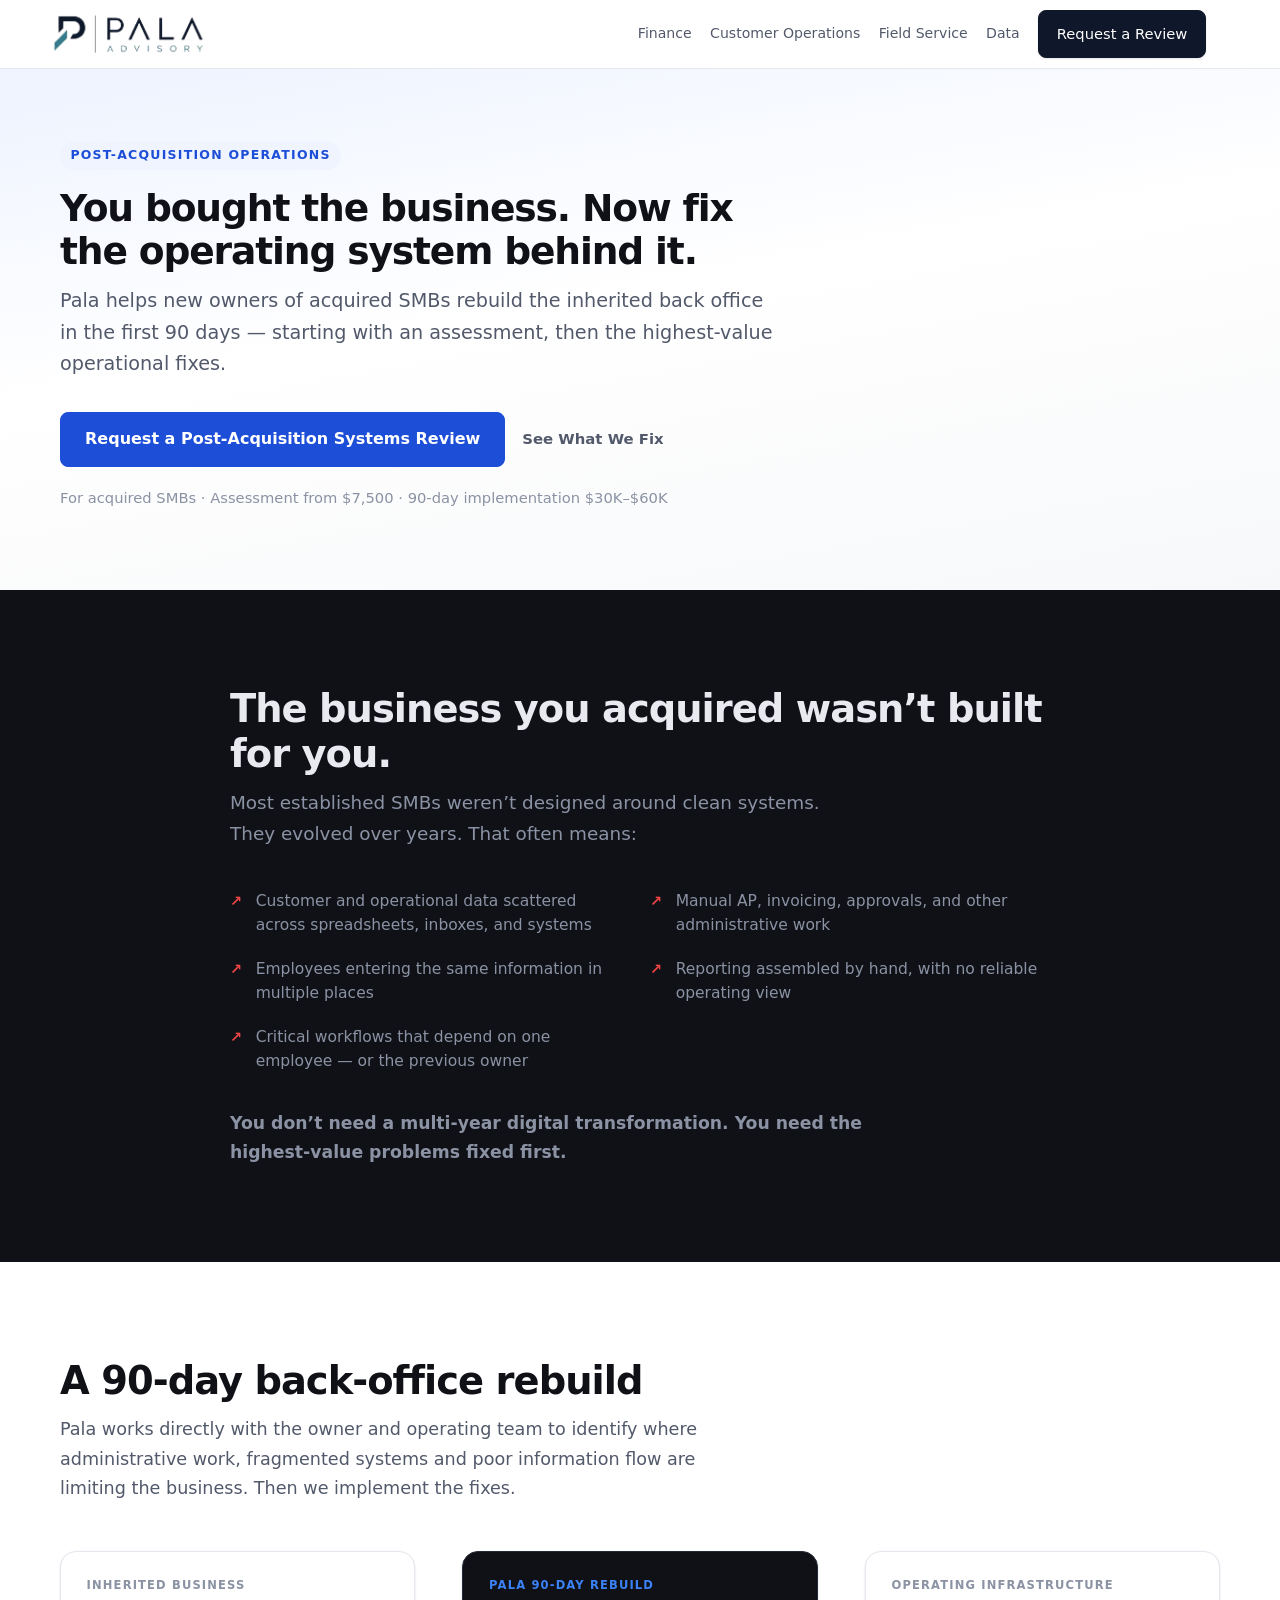
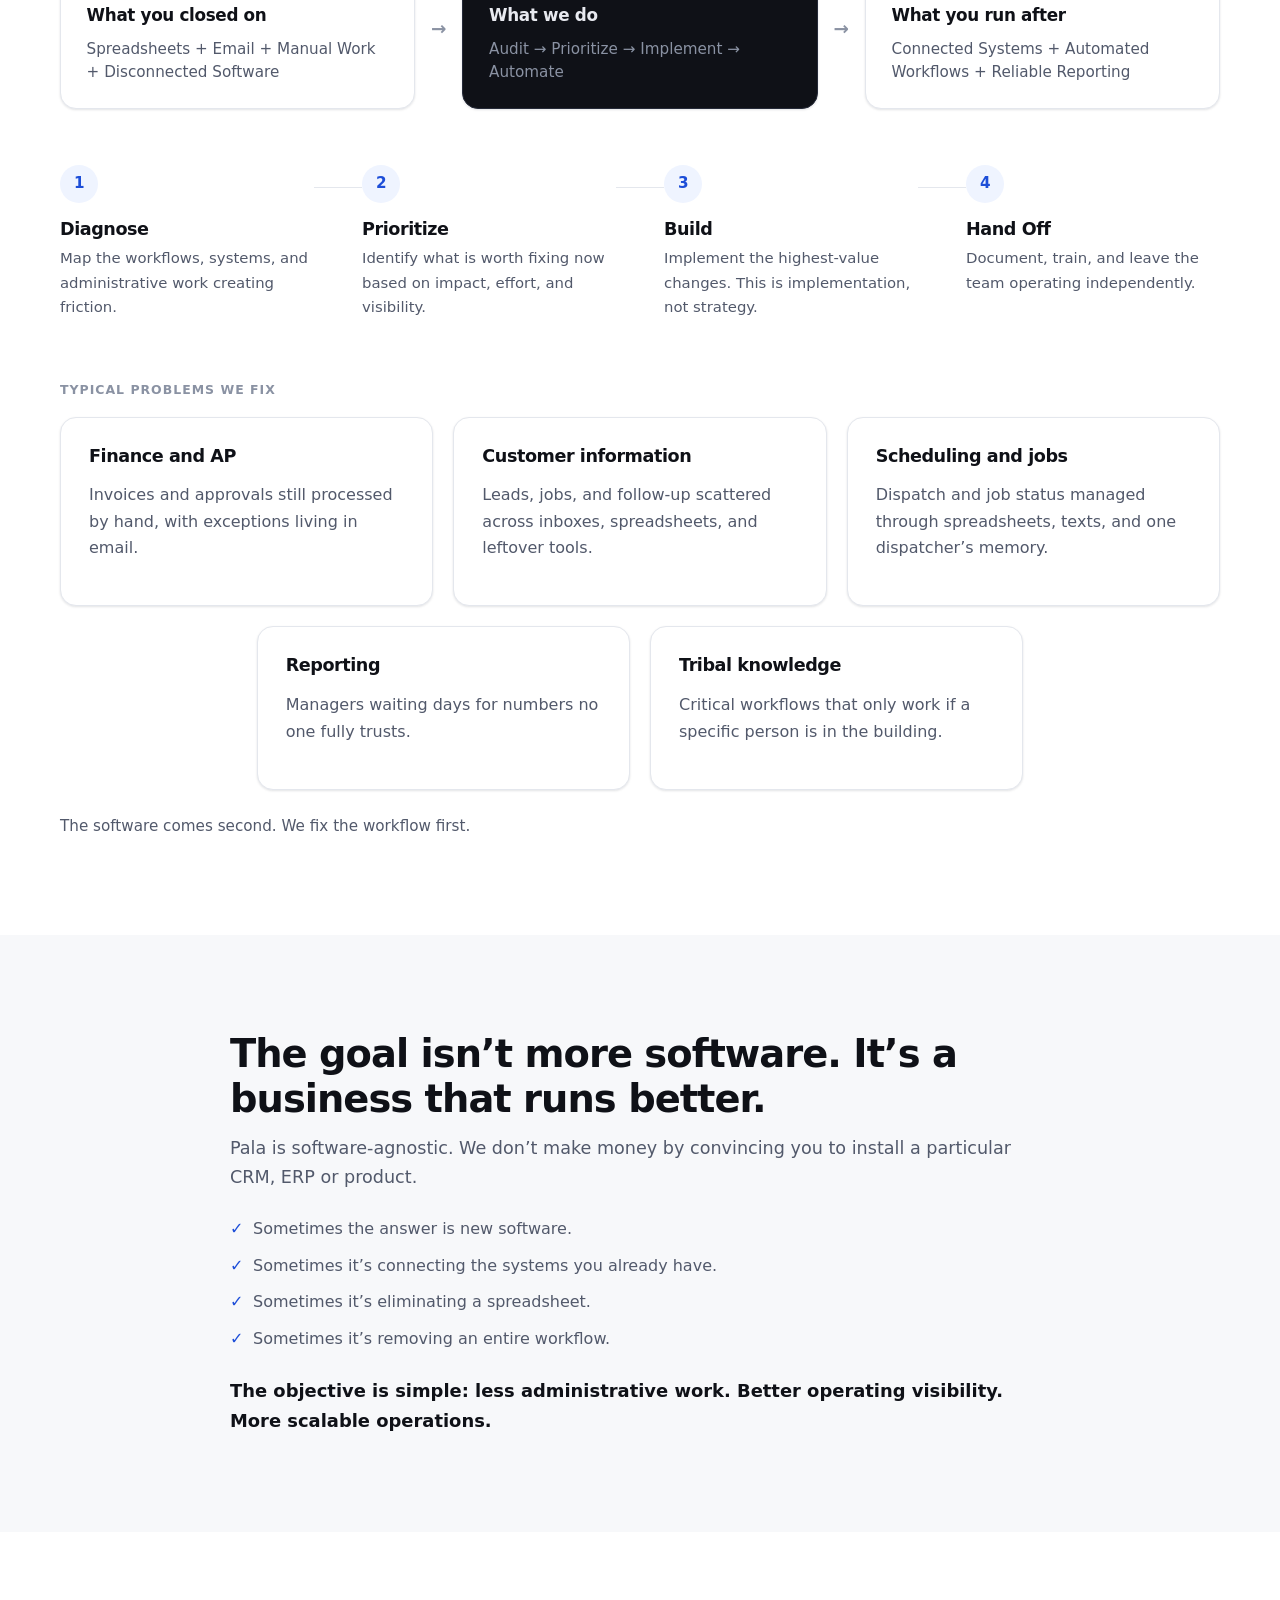
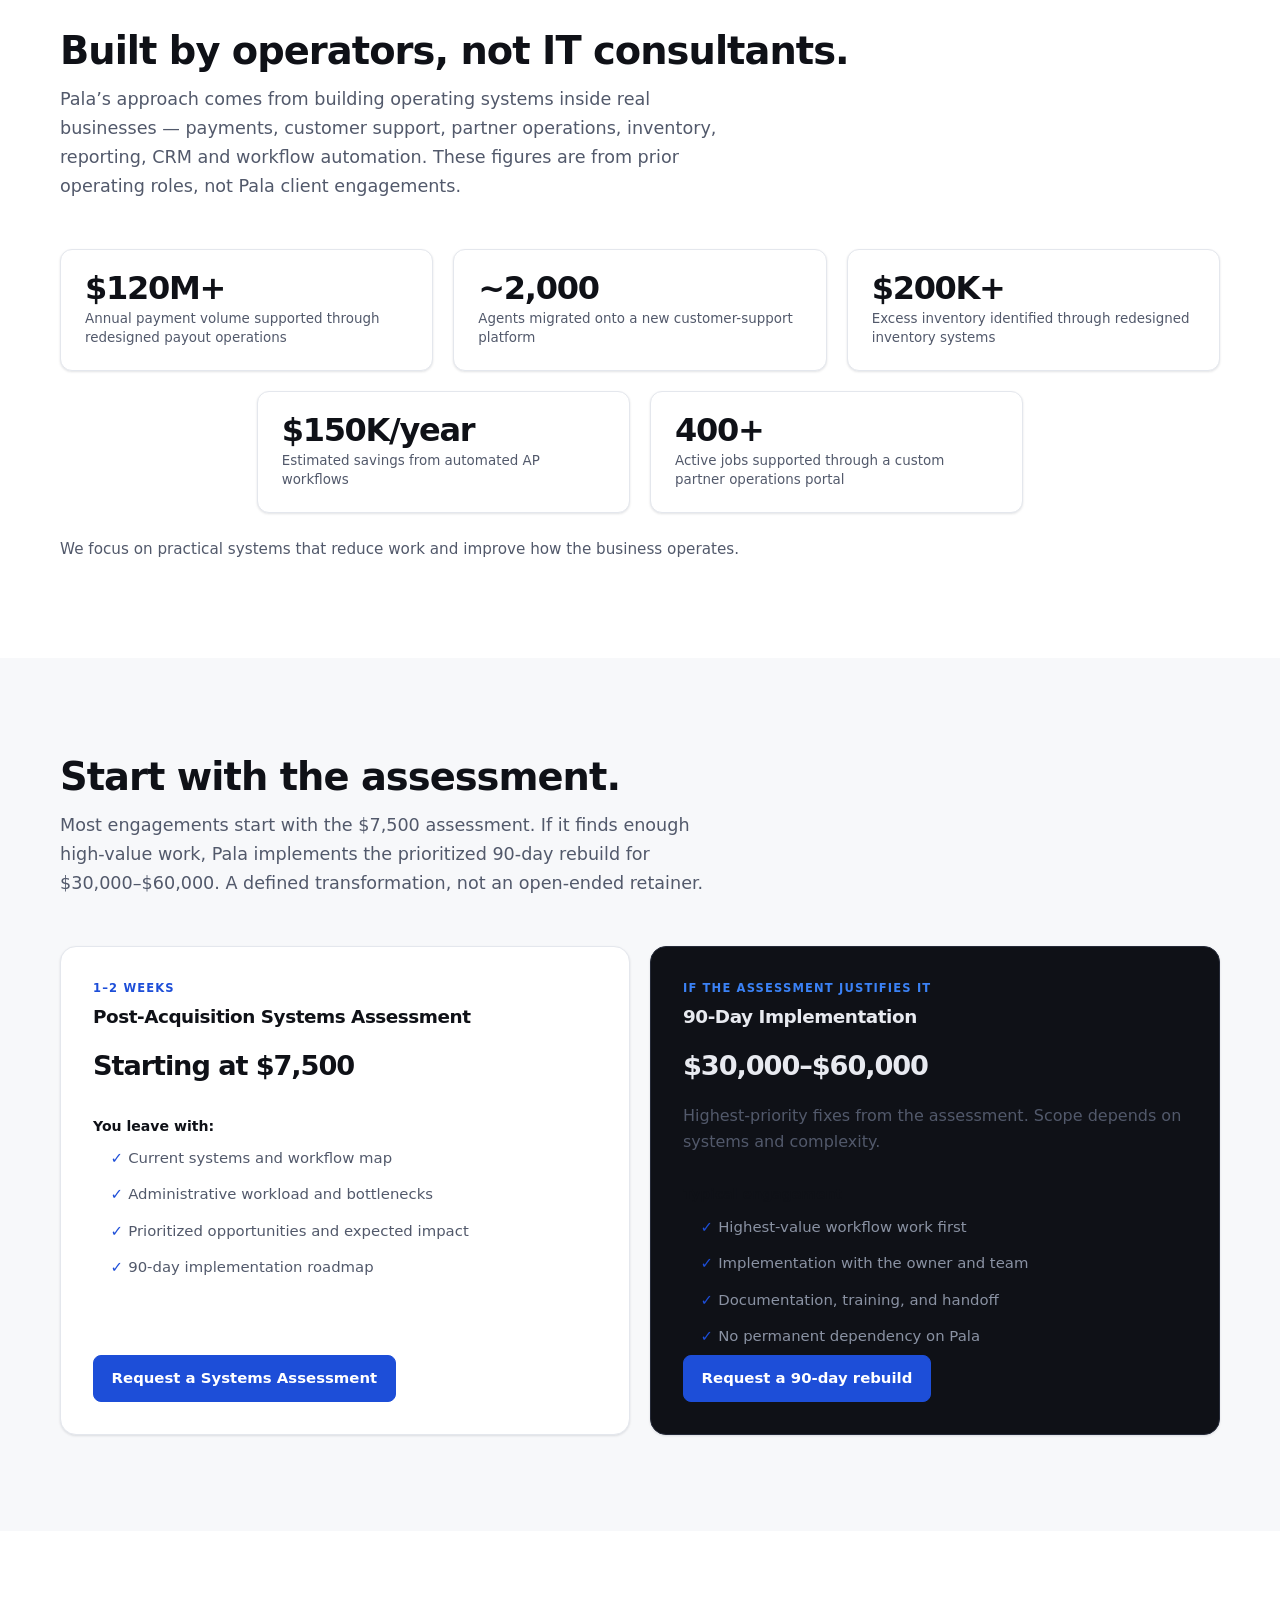
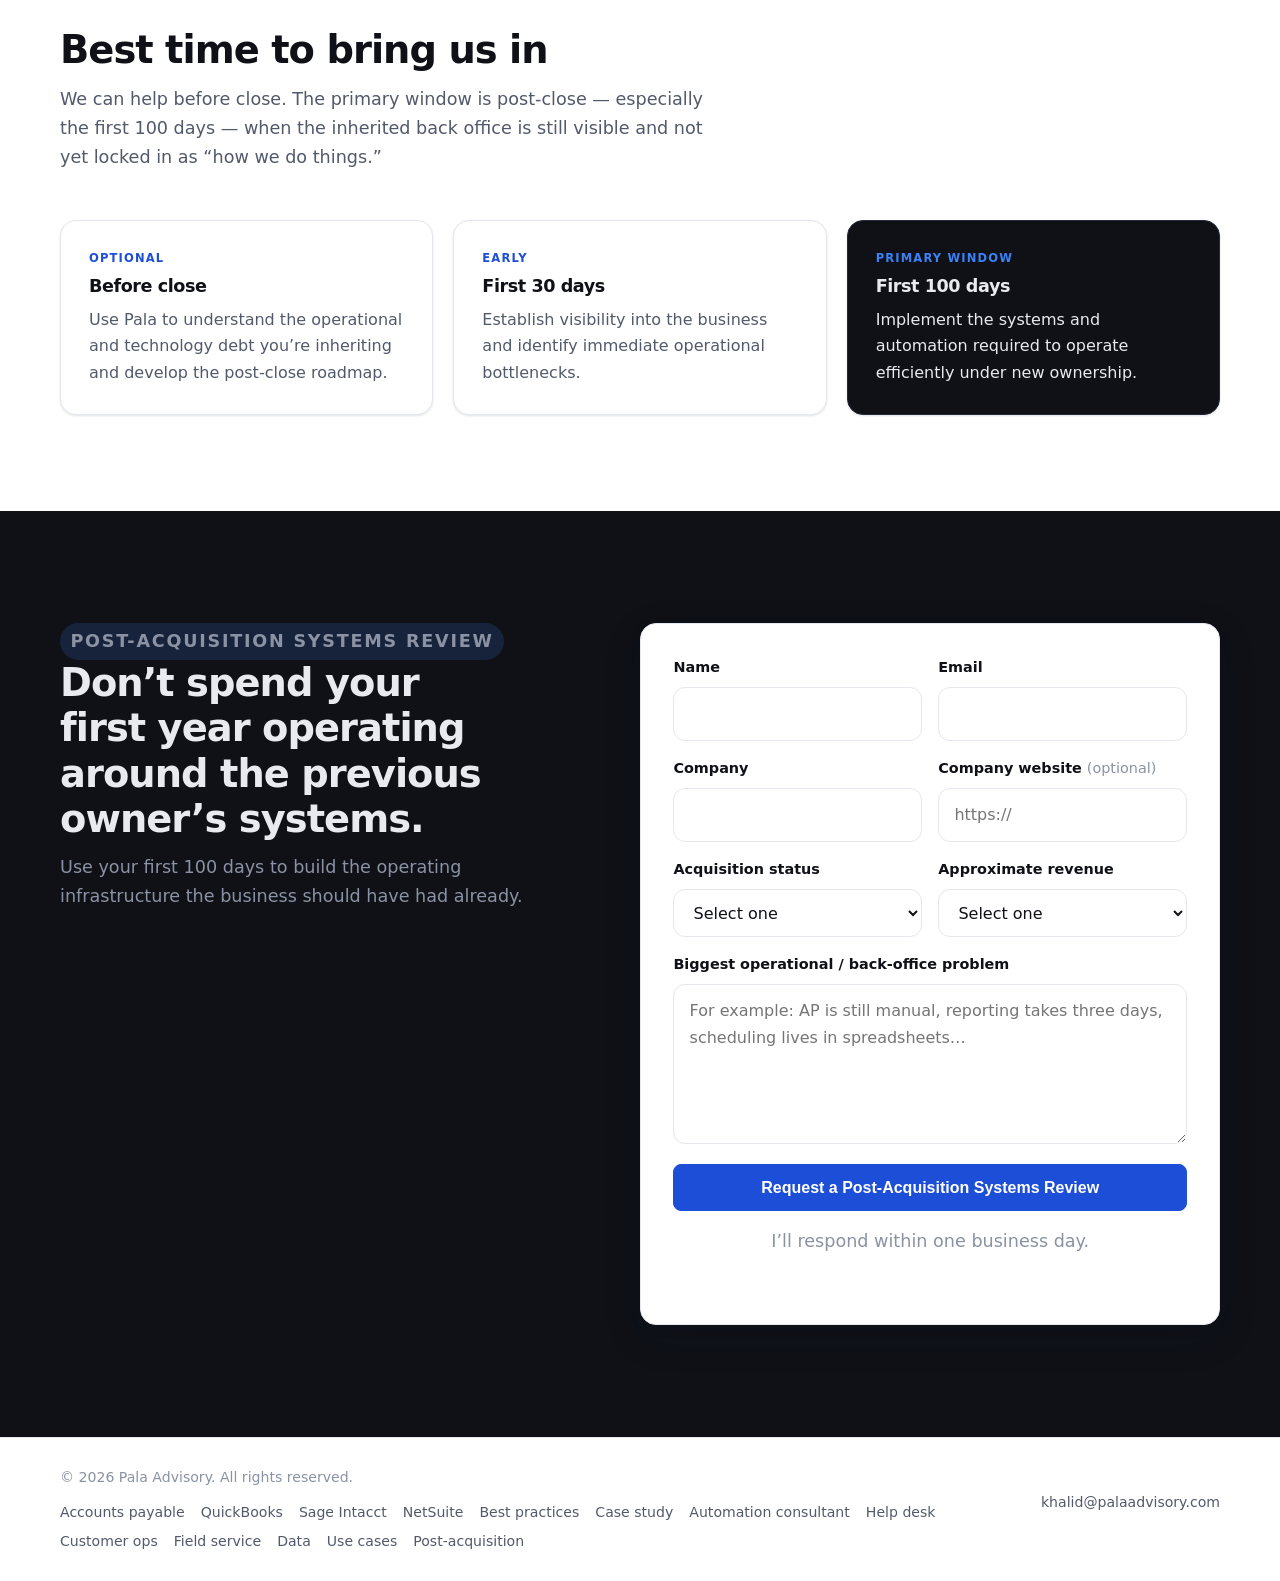
<file: post-acquisition-operations/index.html>
<!doctype html>
<html lang="en">
  <head>
    <!-- Google tag (gtag.js) -->
    <script async src="https://www.googletagmanager.com/gtag/js?id=G-KMNH2DF8C8"></script>
    <script>
      window.dataLayer = window.dataLayer || [];
      function gtag(){dataLayer.push(arguments);}
      gtag('js', new Date());

      gtag('config', 'G-KMNH2DF8C8');
    </script>
    <meta charset="UTF-8" />
    <meta name="viewport" content="width=device-width, initial-scale=1.0" />
    <title>Post-Acquisition Operations &amp; Automation | Pala Advisory</title>
    <meta
      name="description"
      content="Pala helps searchers and acquisition entrepreneurs modernize the back office of acquired businesses through automation, systems integration, reporting and practical technology implementation."
    />
    <meta name="author" content="Khalid Alali" />
    <meta name="robots" content="index, follow" />
    <link rel="canonical" href="https://palaadvisory.com/post-acquisition-operations/" />

    <meta property="og:type" content="website" />
    <meta property="og:title" content="Post-Acquisition Operations &amp; Automation | Pala Advisory" />
    <meta property="og:description" content="Pala helps searchers and acquisition entrepreneurs modernize the back office of acquired businesses through automation, systems integration, reporting and practical technology implementation." />
    <meta property="og:url" content="https://palaadvisory.com/post-acquisition-operations/" />
    <meta property="og:image" content="https://palaadvisory.com/images/logo.png" />

    <meta name="twitter:card" content="summary_large_image" />
    <meta name="twitter:title" content="Post-Acquisition Operations &amp; Automation | Pala Advisory" />
    <meta name="twitter:description" content="Pala helps searchers and acquisition entrepreneurs modernize the back office of acquired businesses through automation, systems integration, reporting and practical technology implementation." />
    <meta name="twitter:image" content="https://palaadvisory.com/images/logo.png" />

    <link rel="icon" href="../favicon.jpg" type="image/jpeg" />
    <link rel="apple-touch-icon" href="../favicon.jpg" />
    <link rel="stylesheet" href="../styles.css" />
    <script type="application/ld+json">
    {
      "@context": "https://schema.org",
      "@graph": [
        {
          "@type": "WebPage",
          "@id": "https://palaadvisory.com/post-acquisition-operations/#webpage",
          "url": "https://palaadvisory.com/post-acquisition-operations/",
          "name": "Post-Acquisition Operations & Automation | Pala Advisory",
          "description": "Pala helps searchers and acquisition entrepreneurs modernize the back office of acquired businesses through automation, systems integration, reporting and practical technology implementation.",
          "isPartOf": { "@id": "https://palaadvisory.com/#website" },
          "about": { "@id": "https://palaadvisory.com/post-acquisition-operations/#service" }
        },
        {
          "@type": "Service",
          "@id": "https://palaadvisory.com/post-acquisition-operations/#service",
          "name": "Post-Acquisition Operations & Automation",
          "serviceType": "Post-acquisition operational infrastructure",
          "provider": {
            "@type": "Organization",
            "name": "Pala Advisory",
            "url": "https://palaadvisory.com/"
          },
          "description": "A 90-day back-office rebuild for searchers and acquisition entrepreneurs. Pala audits the inherited operation, then implements systems, automation, and reporting during the first months after close.",
          "areaServed": "US",
          "audience": {
            "@type": "Audience",
            "audienceType": "Search fund entrepreneurs, self-funded searchers, ETA operators, and new CEOs of acquired SMBs"
          }
        }
      ]
    }
    </script>
  </head>
  <body>
    <header class="site-header landing-nav">
      <div class="container nav">
        <a class="brand" href="../">
          <img src="../images/logo.png" alt="Pala Advisory" class="brand-logo" width="683" height="233" />
        </a>
        <nav class="nav-links">
          <a href="../finance-ai/">Finance</a>
          <a href="../customer-operations-ai/">Customer Operations</a>
          <a href="../field-service-ai/">Field Service</a>
          <a href="../operations-data/">Data</a>
          <a href="#review" class="btn btn-primary">Request a Review</a>
        </nav>
      </div>
    </header>

    <main>
      <section class="section page-hero">
        <div class="container">
          <div class="page-hero-inner">
            <p class="eyebrow">Post-acquisition operations</p>
            <h1>You bought the business. Now fix the operating system behind it.</h1>
            <p class="lead">
              Pala helps new owners of acquired SMBs rebuild the inherited back office in the first 90 days — starting with an assessment, then the highest-value operational fixes.
            </p>
            <div class="cta-group">
              <a class="btn btn-primary btn-lg" href="#review">Request a Post-Acquisition Systems Review</a>
              <a class="btn btn-ghost" href="#what-we-fix">See What We Fix</a>
            </div>
            <p class="hero-qualifier">For acquired SMBs · Assessment from $7,500 · 90-day implementation $30K–$60K</p>
          </div>
        </div>
      </section>

      <section class="section section-dark" id="what-we-fix">
        <div class="container narrow">
          <h2>The business you acquired wasn’t built for you.</h2>
          <p class="section-lead">
            Most established SMBs weren’t designed around clean systems. They evolved over years. That often means:
          </p>
          <div class="pain-grid">
            <div class="pain-item">
              <span class="pain-icon">↗</span>
              <p>Customer and operational data scattered across spreadsheets, inboxes, and systems</p>
            </div>
            <div class="pain-item">
              <span class="pain-icon">↗</span>
              <p>Manual AP, invoicing, approvals, and other administrative work</p>
            </div>
            <div class="pain-item">
              <span class="pain-icon">↗</span>
              <p>Employees entering the same information in multiple places</p>
            </div>
            <div class="pain-item">
              <span class="pain-icon">↗</span>
              <p>Reporting assembled by hand, with no reliable operating view</p>
            </div>
            <div class="pain-item">
              <span class="pain-icon">↗</span>
              <p>Critical workflows that depend on one employee — or the previous owner</p>
            </div>
          </div>
          <p class="problem-close">You don’t need a multi-year digital transformation. You need the highest-value problems fixed first.</p>
        </div>
      </section>

      <section class="section" id="solution">
        <div class="container">
          <div class="section-header">
            <h2>A 90-day back-office rebuild</h2>
            <p>
              Pala works directly with the owner and operating team to identify where administrative work, fragmented systems and poor information flow are limiting the business. Then we implement the fixes.
            </p>
          </div>

          <div class="rebuild-visual" aria-label="From inherited systems to operating infrastructure">
            <div class="rebuild-stage">
              <p class="rebuild-kicker">Inherited business</p>
              <p class="rebuild-title">What you closed on</p>
              <p class="rebuild-body">Spreadsheets + Email + Manual Work + Disconnected Software</p>
            </div>
            <div class="rebuild-connector" aria-hidden="true">
              <span class="rebuild-arrow-right">→</span>
              <span class="rebuild-arrow-down">↓</span>
            </div>
            <div class="rebuild-stage rebuild-stage-active">
              <p class="rebuild-kicker">Pala 90-day rebuild</p>
              <p class="rebuild-title">What we do</p>
              <p class="rebuild-body">Audit → Prioritize → Implement → Automate</p>
            </div>
            <div class="rebuild-connector" aria-hidden="true">
              <span class="rebuild-arrow-right">→</span>
              <span class="rebuild-arrow-down">↓</span>
            </div>
            <div class="rebuild-stage">
              <p class="rebuild-kicker">Operating infrastructure</p>
              <p class="rebuild-title">What you run after</p>
              <p class="rebuild-body">Connected Systems + Automated Workflows + Reliable Reporting</p>
            </div>
          </div>

          <div class="process-steps rebuild-steps">
            <article class="process-step">
              <div class="step-num">1</div>
              <div class="step-content">
                <h3>Diagnose</h3>
                <p>Map the workflows, systems, and administrative work creating friction.</p>
              </div>
            </article>
            <div class="process-connector" aria-hidden="true"></div>
            <article class="process-step">
              <div class="step-num">2</div>
              <div class="step-content">
                <h3>Prioritize</h3>
                <p>Identify what is worth fixing now based on impact, effort, and visibility.</p>
              </div>
            </article>
            <div class="process-connector" aria-hidden="true"></div>
            <article class="process-step">
              <div class="step-num">3</div>
              <div class="step-content">
                <h3>Build</h3>
                <p>Implement the highest-value changes. This is implementation, not strategy.</p>
              </div>
            </article>
            <div class="process-connector" aria-hidden="true"></div>
            <article class="process-step">
              <div class="step-num">4</div>
              <div class="step-content">
                <h3>Hand Off</h3>
                <p>Document, train, and leave the team operating independently.</p>
              </div>
            </article>
          </div>

          <div class="build-examples">
            <p class="logo-row-label">Typical problems we fix</p>
            <div class="use-case-grid">
              <article class="use-case-card">
                <h3>Finance and AP</h3>
                <p>Invoices and approvals still processed by hand, with exceptions living in email.</p>
              </article>
              <article class="use-case-card">
                <h3>Customer information</h3>
                <p>Leads, jobs, and follow-up scattered across inboxes, spreadsheets, and leftover tools.</p>
              </article>
              <article class="use-case-card">
                <h3>Scheduling and jobs</h3>
                <p>Dispatch and job status managed through spreadsheets, texts, and one dispatcher’s memory.</p>
              </article>
              <article class="use-case-card">
                <h3>Reporting</h3>
                <p>Managers waiting days for numbers no one fully trusts.</p>
              </article>
              <article class="use-case-card">
                <h3>Tribal knowledge</h3>
                <p>Critical workflows that only work if a specific person is in the building.</p>
              </article>
            </div>
            <p class="proof-note">The software comes second. We fix the workflow first.</p>
          </div>
        </div>
      </section>

      <section class="section section-alt" id="positioning">
        <div class="container narrow">
          <h2>The goal isn’t more software. It’s a business that runs better.</h2>
          <p class="section-lead-light">Pala is software-agnostic. We don’t make money by convincing you to install a particular CRM, ERP or product.</p>
          <ul class="why-list">
            <li>Sometimes the answer is new software.</li>
            <li>Sometimes it’s connecting the systems you already have.</li>
            <li>Sometimes it’s eliminating a spreadsheet.</li>
            <li>Sometimes it’s removing an entire workflow.</li>
          </ul>
          <p class="why-closer positioning-close">
            The objective is simple: less administrative work. Better operating visibility. More scalable operations.
          </p>
        </div>
      </section>

      <section class="section" id="experience">
        <div class="container">
          <div class="section-header">
            <h2>Built by operators, not IT consultants.</h2>
            <p>
              Pala’s approach comes from building operating systems inside real businesses — payments, customer support, partner operations, inventory, reporting, CRM and workflow automation. These figures are from prior operating roles, not Pala client engagements.
            </p>
          </div>
          <div class="hero-stats proof-stats">
            <div class="stat-card">
              <span class="stat-number">$120M+</span>
              <span class="stat-label">Annual payment volume supported through redesigned payout operations</span>
            </div>
            <div class="stat-card">
              <span class="stat-number">~2,000</span>
              <span class="stat-label">Agents migrated onto a new customer-support platform</span>
            </div>
            <div class="stat-card">
              <span class="stat-number">$200K+</span>
              <span class="stat-label">Excess inventory identified through redesigned inventory systems</span>
            </div>
            <div class="stat-card">
              <span class="stat-number">$150K/year</span>
              <span class="stat-label">Estimated savings from automated AP workflows</span>
            </div>
            <div class="stat-card">
              <span class="stat-number">400+</span>
              <span class="stat-label">Active jobs supported through a custom partner operations portal</span>
            </div>
          </div>
          <p class="proof-note">We focus on practical systems that reduce work and improve how the business operates.</p>
        </div>
      </section>

      <section class="section section-alt" id="engagement">
        <div class="container">
          <div class="section-header">
            <h2>Start with the assessment.</h2>
            <p>Most engagements start with the $7,500 assessment. If it finds enough high-value work, Pala implements the prioritized 90-day rebuild for $30,000–$60,000. A defined transformation, not an open-ended retainer.</p>
          </div>
          <div class="engagement-grid">
            <article class="assessment-week-card">
              <p class="week-label">1–2 weeks</p>
              <h3>Post-Acquisition Systems Assessment</h3>
              <p class="assess-price">Starting at $7,500</p>
              <p class="assess-includes-label">You leave with:</p>
              <ul class="assess-includes">
                <li>Current systems and workflow map</li>
                <li>Administrative workload and bottlenecks</li>
                <li>Prioritized opportunities and expected impact</li>
                <li>90-day implementation roadmap</li>
              </ul>
              <a class="btn btn-primary" href="#review">Request a Systems Assessment</a>
            </article>
            <article class="assessment-week-card assessment-deliverables">
              <p class="week-label">If the assessment justifies it</p>
              <h3>90-Day Implementation</h3>
              <p class="assess-price assess-price-on-dark">$30,000–$60,000</p>
              <p>Highest-priority fixes from the assessment. Scope depends on systems and complexity.</p>
              <p class="assess-includes-label">Typical engagement</p>
              <ul class="assess-includes">
                <li>Highest-value workflow work first</li>
                <li>Implementation with the owner and team</li>
                <li>Documentation, training, and handoff</li>
                <li>No permanent dependency on Pala</li>
              </ul>
              <a class="btn btn-primary" href="#review">Request a 90-day rebuild</a>
            </article>
          </div>
        </div>
      </section>

      <section class="section" id="when">
        <div class="container">
          <div class="section-header">
            <h2>Best time to bring us in</h2>
            <p>We can help before close. The primary window is post-close — especially the first 100 days — when the inherited back office is still visible and not yet locked in as “how we do things.”</p>
          </div>
          <div class="timing-grid">
            <article class="timing-card">
              <p class="week-label">Optional</p>
              <h3>Before close</h3>
              <p>Use Pala to understand the operational and technology debt you’re inheriting and develop the post-close roadmap.</p>
            </article>
            <article class="timing-card">
              <p class="week-label">Early</p>
              <h3>First 30 days</h3>
              <p>Establish visibility into the business and identify immediate operational bottlenecks.</p>
            </article>
            <article class="timing-card timing-card-emphasis">
              <p class="week-label">Primary window</p>
              <h3>First 100 days</h3>
              <p>Implement the systems and automation required to operate efficiently under new ownership.</p>
            </article>
          </div>
        </div>
      </section>

      <section class="section final-cta" id="review">
        <div class="container">
          <div class="final-cta-split">
            <div class="final-cta-copy">
              <p class="eyebrow final-cta-eyebrow">Post-Acquisition Systems Review</p>
              <h2>Don’t spend your first year operating around the previous owner’s systems.</h2>
              <p>
                Use your first 100 days to build the operating infrastructure the business should have had already.
              </p>
            </div>
            <div class="final-cta-card">
              <div data-review-success hidden class="intake-success">
                <h2>Thanks. I got it.</h2>
                <p>I’ll review the submission and follow up within one business day.</p>
                <p class="intake-form__note" data-calendar-booking>
                  Want to pick a time now? Email
                  <a href="mailto:khalid@palaadvisory.com?subject=Post-Acquisition%20Systems%20Review">khalid@palaadvisory.com</a>
                  and we’ll set the review.
                </p>
              </div>
              <form
                name="post-acquisition-review"
                method="POST"
                action="/thank-you/"
                data-netlify="true"
                netlify-honeypot="bot-field"
                data-review-form
                class="intake-form"
              >
                <input type="hidden" name="form-name" value="post-acquisition-review" />
                <input type="hidden" name="page" value="post-acquisition-operations" />
                <p hidden>
                  <label>Don’t fill this out: <input name="bot-field" /></label>
                </p>

                <div class="intake-form__grid">
                  <div class="intake-field">
                    <label for="review-name">Name</label>
                    <input id="review-name" type="text" name="name" autocomplete="name" required />
                  </div>
                  <div class="intake-field">
                    <label for="review-email">Email</label>
                    <input id="review-email" type="email" name="email" autocomplete="email" required />
                  </div>
                  <div class="intake-field">
                    <label for="review-company">Company</label>
                    <input id="review-company" type="text" name="company" autocomplete="organization" required />
                  </div>
                  <div class="intake-field">
                    <label for="review-website">Company website <span class="field-optional">(optional)</span></label>
                    <input id="review-website" type="url" name="website" autocomplete="url" placeholder="https://" />
                  </div>
                  <div class="intake-field">
                    <label for="review-status">Acquisition status</label>
                    <select id="review-status" name="acquisition_status" required>
                      <option value="">Select one</option>
                      <option>Searching</option>
                      <option>Under LOI</option>
                      <option>Closed &lt;30 days ago</option>
                      <option>Closed 1–6 months ago</option>
                      <option>Closed &gt;6 months ago</option>
                    </select>
                  </div>
                  <div class="intake-field">
                    <label for="review-revenue">Approximate revenue</label>
                    <select id="review-revenue" name="approximate_revenue" required>
                      <option value="">Select one</option>
                      <option>Under $2M</option>
                      <option>$2M–$5M</option>
                      <option>$5M–$10M</option>
                      <option>$10M–$30M</option>
                      <option>$30M+</option>
                    </select>
                  </div>
                </div>

                <div class="intake-field">
                  <label for="review-challenge">Biggest operational / back-office problem</label>
                  <textarea id="review-challenge" name="challenge" rows="5" required placeholder="For example: AP is still manual, reporting takes three days, scheduling lives in spreadsheets…"></textarea>
                </div>

                <button type="submit" class="btn btn-primary btn-lg intake-form__submit">Request a Post-Acquisition Systems Review</button>
                <p class="intake-form__note">I’ll respond within one business day.</p>
              </form>
            </div>
          </div>
        </div>
      </section>
    </main>

    <footer class="site-footer">
      <div class="container footer-inner">
        <div class="footer-brand">
          <p>&copy; <span id="year">2026</span> Pala Advisory. All rights reserved.</p>
          <nav class="footer-links" aria-label="Pages">
            <a href="../finance-ai/">Accounts payable</a>
            <a href="../quickbooks-accounts-payable-automation/">QuickBooks</a>
            <a href="../sage-intacct-accounts-payable-automation/">Sage Intacct</a>
            <a href="../netsuite-accounts-payable-automation/">NetSuite</a>
            <a href="../accounts-payable-automation-best-practices/">Best practices</a>
            <a href="../accounts-payable-automation-case-study/">Case study</a>
            <a href="../automation-consultant/">Automation consultant</a>
            <a href="../help-desk-automation/">Help desk</a>
            <a href="../customer-operations-ai/">Customer ops</a>
            <a href="../field-service-ai/">Field service</a>
            <a href="../operations-data/">Data</a>
            <a href="../what-should-ai-do-in-my-business/">Use cases</a>
            <a href="./">Post-acquisition</a>
          </nav>
        </div>
        <p class="footer-email"><a href="mailto:khalid@palaadvisory.com">khalid@palaadvisory.com</a></p>
      </div>
    </footer>

    <script src="../posthog.js"></script>
    <script src="../intake-modal.js" defer></script>
    <script>
      document.getElementById("year").textContent = new Date().getFullYear();
    </script>
  </body>
</html>
</file>
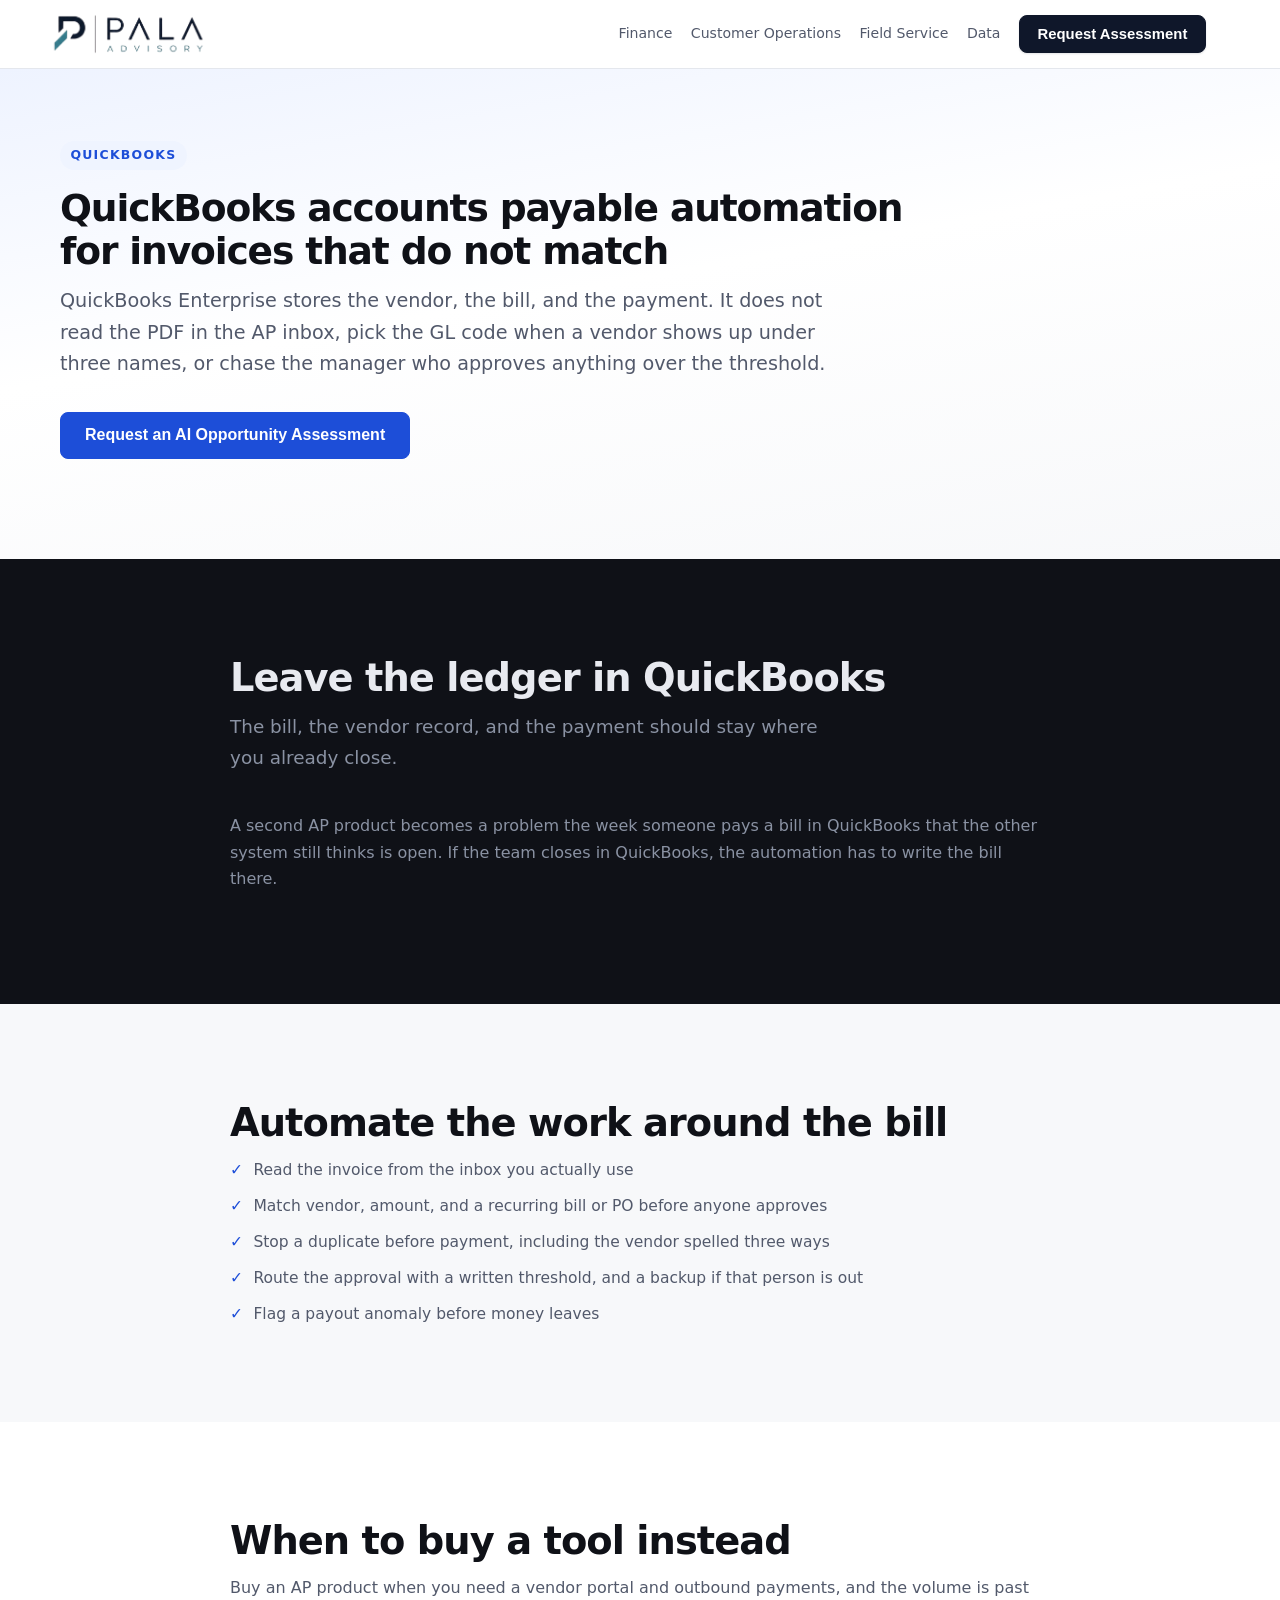
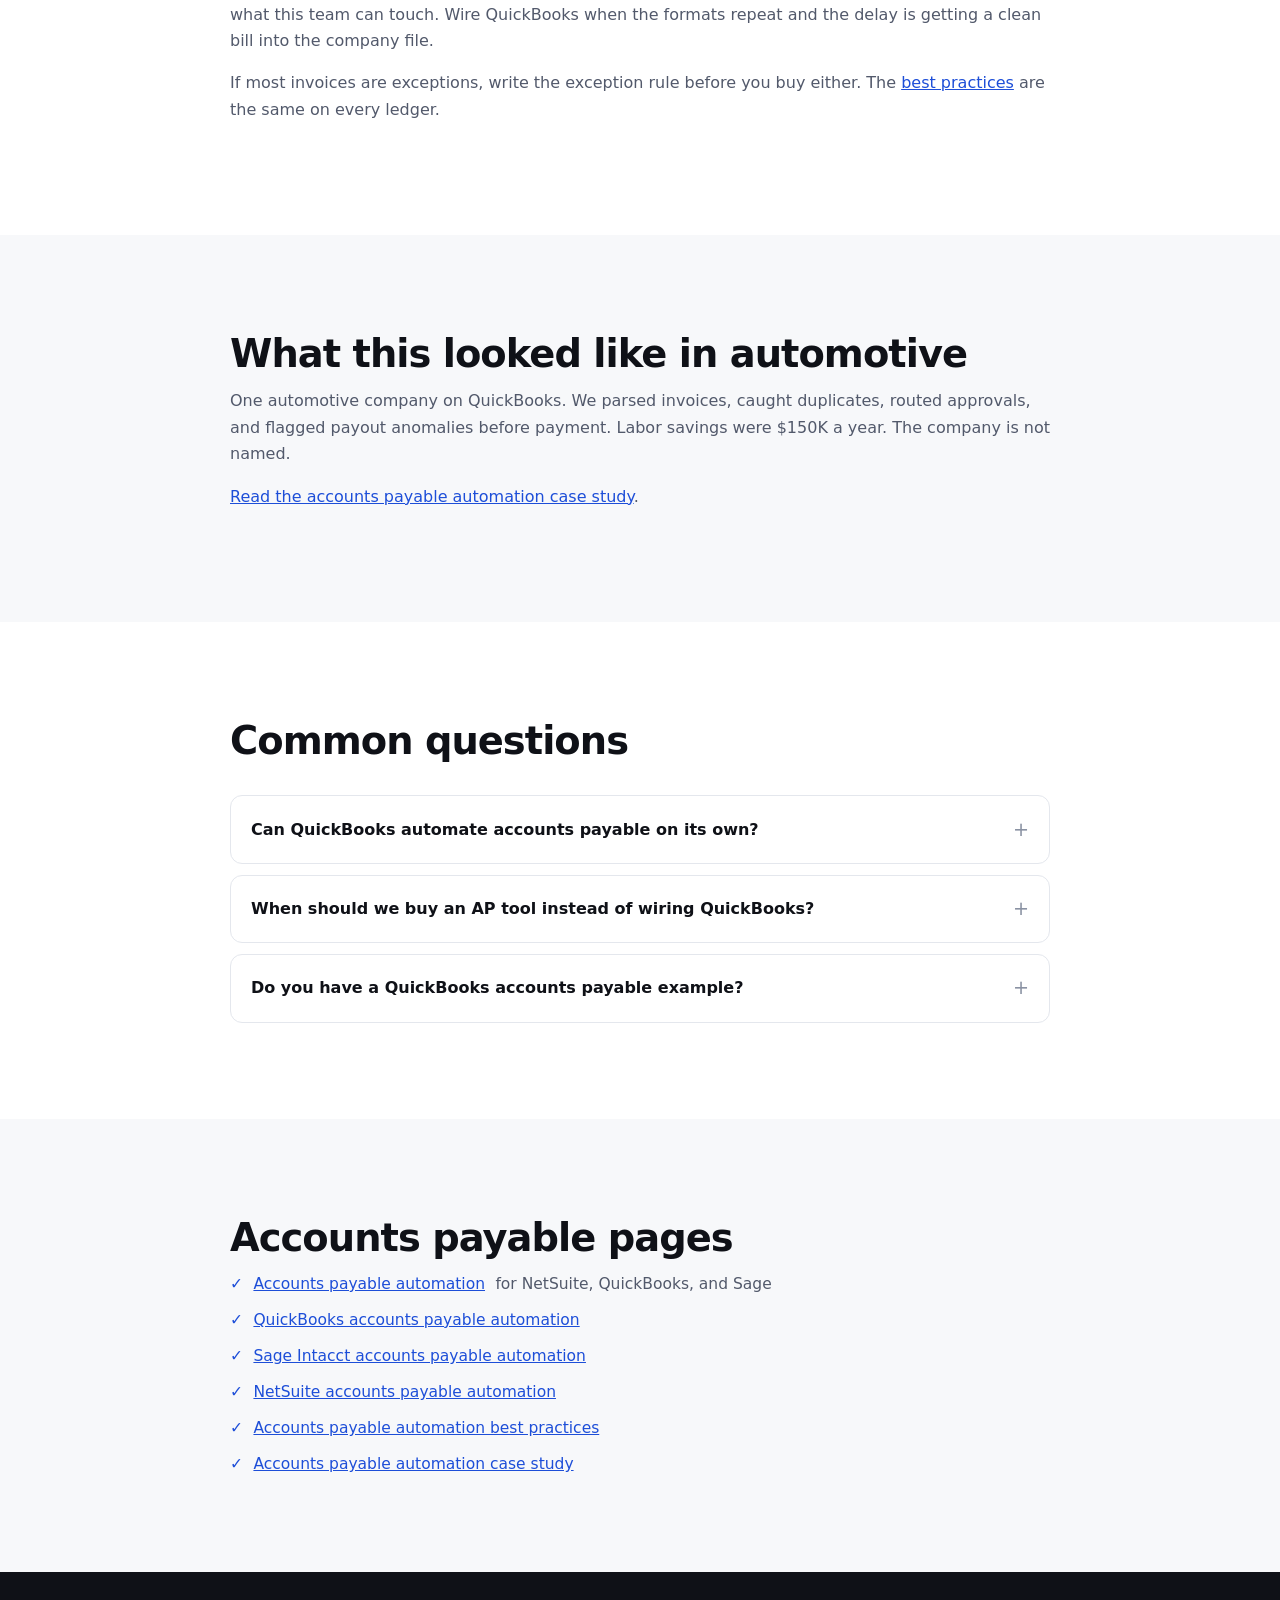
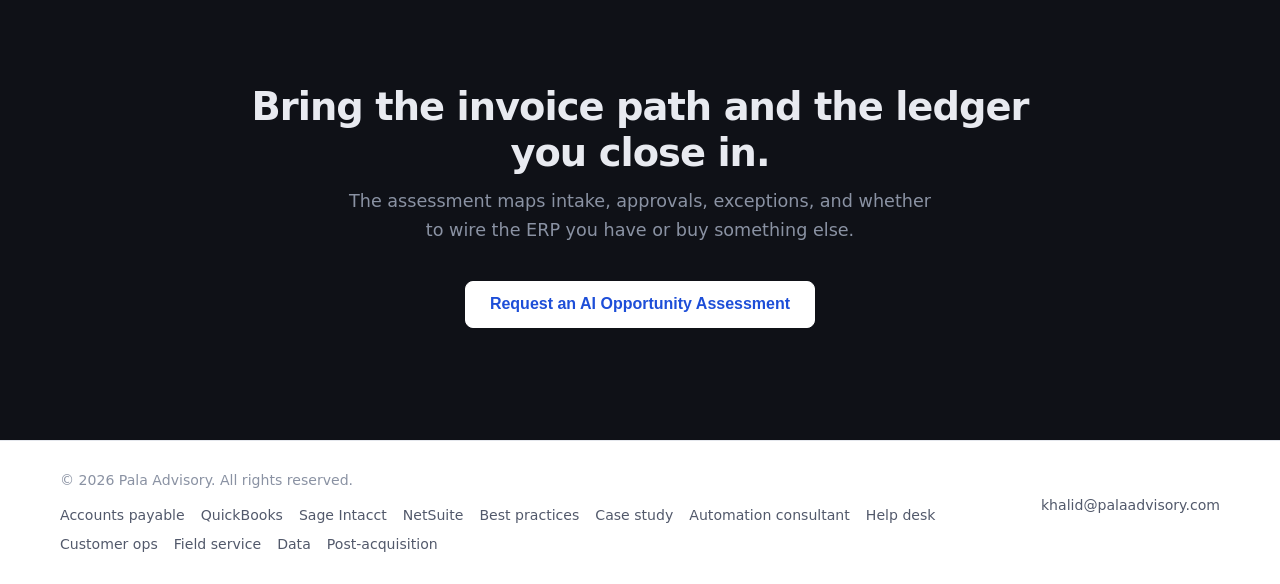
<file: quickbooks-accounts-payable-automation/index.html>
<!doctype html>
<html lang="en">
  <head>
    <!-- Google tag (gtag.js) -->
    <script async src="https://www.googletagmanager.com/gtag/js?id=G-KMNH2DF8C8"></script>
    <script>
      window.dataLayer = window.dataLayer || [];
      function gtag(){dataLayer.push(arguments);}
      gtag('js', new Date());

      gtag('config', 'G-KMNH2DF8C8');
    </script>
    <meta charset="UTF-8" />
    <meta name="viewport" content="width=device-width, initial-scale=1.0" />
    <title>QuickBooks Accounts Payable Automation | Pala Advisory</title>
    <meta name="description" content="QuickBooks accounts payable automation for the invoices that do not match: intake, coding, approvals, and duplicates around QuickBooks Enterprise." />
    <meta name="robots" content="index, follow" />
    <link rel="canonical" href="https://palaadvisory.com/quickbooks-accounts-payable-automation/" />
    <meta property="og:type" content="article" />
    <meta property="og:title" content="QuickBooks Accounts Payable Automation | Pala Advisory" />
    <meta property="og:description" content="QuickBooks accounts payable automation for the invoices that do not match: intake, coding, approvals, and duplicates around QuickBooks Enterprise." />
    <meta property="og:url" content="https://palaadvisory.com/quickbooks-accounts-payable-automation/" />
    <meta property="og:image" content="https://palaadvisory.com/images/logo.png" />
    <link rel="icon" href="../favicon.jpg" type="image/jpeg" />
    <link rel="stylesheet" href="../styles.css" />
    <script type="application/ld+json">
{
  "@context": "https://schema.org",
  "@graph": [
    {
      "@type": "Article",
      "headline": "QuickBooks accounts payable automation for invoices that do not match",
      "description": "QuickBooks accounts payable automation for the invoices that do not match: intake, coding, approvals, and duplicates around QuickBooks Enterprise.",
      "author": {
        "@type": "Person",
        "name": "Khalid Alali",
        "url": "https://palaadvisory.com/"
      },
      "publisher": {
        "@type": "Organization",
        "name": "Pala Advisory",
        "url": "https://palaadvisory.com/",
        "logo": {
          "@type": "ImageObject",
          "url": "https://palaadvisory.com/images/logo.png"
        }
      },
      "mainEntityOfPage": "https://palaadvisory.com/quickbooks-accounts-payable-automation/"
    },
    {
      "@type": "FAQPage",
      "mainEntity": [
        {
          "@type": "Question",
          "name": "Can QuickBooks automate accounts payable on its own?",
          "acceptedAnswer": {
            "@type": "Answer",
            "text": "QuickBooks Enterprise stores vendors, bills, and payments. It does not read the PDF in the AP inbox, pick the GL code when a vendor shows up under three names, or chase the manager who approves anything over a threshold. That work sits around QuickBooks."
          }
        },
        {
          "@type": "Question",
          "name": "When should we buy an AP tool instead of wiring QuickBooks?",
          "acceptedAnswer": {
            "@type": "Answer",
            "text": "Buy a tool when you need a vendor portal and outbound payments and the volume is past what the finance team can touch. Wire QuickBooks when invoice formats repeat and the mess is getting a clean bill into a ledger you already close in."
          }
        },
        {
          "@type": "Question",
          "name": "Do you have a QuickBooks accounts payable example?",
          "acceptedAnswer": {
            "@type": "Answer",
            "text": "Yes. An automotive company on QuickBooks. The workflow parsed invoices, caught duplicates, routed approvals, and flagged payout anomalies. Annual labor savings were $150K. The company is not named."
          }
        }
      ]
    }
  ]
}
    </script>
  </head>
  <body>
    <header class="site-header landing-nav">
      <div class="container nav">
        <a class="brand" href="../">
          <img src="../images/logo.png" alt="Pala Advisory" class="brand-logo" width="683" height="233" />
        </a>
        <nav class="nav-links">
          <a href="../finance-ai/">Finance</a>
          <a href="../customer-operations-ai/">Customer Operations</a>
          <a href="../field-service-ai/">Field Service</a>
          <a href="../operations-data/">Data</a>
          <button type="button" class="btn btn-primary" data-intake-open>Request Assessment</button>
        </nav>
      </div>
    </header>

    <main>
      <section class="section page-hero">
        <div class="container">
          <div class="page-hero-inner">
            <p class="eyebrow">QuickBooks</p>
            <h1>QuickBooks accounts payable automation for invoices that do not match</h1>
            <p class="lead">QuickBooks Enterprise stores the vendor, the bill, and the payment. It does not read the PDF in the AP inbox, pick the GL code when a vendor shows up under three names, or chase the manager who approves anything over the threshold.</p>
            <div class="cta-group">
              <button type="button" class="btn btn-primary btn-lg" data-intake-open>Request an AI Opportunity Assessment</button>
            </div>
          </div>
        </div>
      </section>

      <section class="section section-dark">
        <div class="container narrow">
          <h2>Leave the ledger in QuickBooks</h2>
          <p class="section-lead">The bill, the vendor record, and the payment should stay where you already close.</p>
          <p>A second AP product becomes a problem the week someone pays a bill in QuickBooks that the other system still thinks is open. If the team closes in QuickBooks, the automation has to write the bill there.</p>
        </div>
      </section>
      <section class="section section-alt">
        <div class="container narrow">
          <h2>Automate the work around the bill</h2>
          <ul class="use-case-list">
            <li>Read the invoice from the inbox you actually use</li>
            <li>Match vendor, amount, and a recurring bill or PO before anyone approves</li>
            <li>Stop a duplicate before payment, including the vendor spelled three ways</li>
            <li>Route the approval with a written threshold, and a backup if that person is out</li>
            <li>Flag a payout anomaly before money leaves</li>
          </ul>
        </div>
      </section>
      <section class="section">
        <div class="container narrow">
          <h2>When to buy a tool instead</h2>
          <p>Buy an AP product when you need a vendor portal and outbound payments, and the volume is past what this team can touch. Wire QuickBooks when the formats repeat and the delay is getting a clean bill into the company file.</p>
          <p>If most invoices are exceptions, write the exception rule before you buy either. The <a href="../accounts-payable-automation-best-practices/">best practices</a> are the same on every ledger.</p>
        </div>
      </section>
      <section class="section section-alt">
        <div class="container narrow">
          <h2>What this looked like in automotive</h2>
          <p>One automotive company on QuickBooks. We parsed invoices, caught duplicates, routed approvals, and flagged payout anomalies before payment. Labor savings were $150K a year. The company is not named.</p>
          <p><a href="../accounts-payable-automation-case-study/">Read the accounts payable automation case study</a>.</p>
        </div>
      </section>

      <section class="section">
        <div class="container narrow">
          <h2>Common questions</h2>
          <div class="faq-list">
            <details>
              <summary>Can QuickBooks automate accounts payable on its own?</summary>
              <p>QuickBooks Enterprise stores vendors, bills, and payments. It does not read the PDF in the AP inbox, pick the GL code when a vendor shows up under three names, or chase the manager who approves anything over a threshold. That work sits around QuickBooks.</p>
            </details>
            <details>
              <summary>When should we buy an AP tool instead of wiring QuickBooks?</summary>
              <p>Buy a tool when you need a vendor portal and outbound payments and the volume is past what the finance team can touch. Wire QuickBooks when invoice formats repeat and the mess is getting a clean bill into a ledger you already close in.</p>
            </details>
            <details>
              <summary>Do you have a QuickBooks accounts payable example?</summary>
              <p>Yes. An automotive company on QuickBooks. The workflow parsed invoices, caught duplicates, routed approvals, and flagged payout anomalies. Annual labor savings were $150K. The company is not named.</p>
            </details>
          </div>
        </div>
      </section>
      <section class="section section-alt">
        <div class="container narrow">
          <h2>Accounts payable pages</h2>
          <ul class="use-case-list">
            <li><a href="../finance-ai/">Accounts payable automation</a> for NetSuite, QuickBooks, and Sage</li>
            <li><a href="../quickbooks-accounts-payable-automation/">QuickBooks accounts payable automation</a></li>
            <li><a href="../sage-intacct-accounts-payable-automation/">Sage Intacct accounts payable automation</a></li>
            <li><a href="../netsuite-accounts-payable-automation/">NetSuite accounts payable automation</a></li>
            <li><a href="../accounts-payable-automation-best-practices/">Accounts payable automation best practices</a></li>
            <li><a href="../accounts-payable-automation-case-study/">Accounts payable automation case study</a></li>
          </ul>
        </div>
      </section>
      <section class="section final-cta">
        <div class="container narrow center">
          <h2>Bring the invoice path and the ledger you close in.</h2>
          <p>The assessment maps intake, approvals, exceptions, and whether to wire the ERP you have or buy something else.</p>
          <button type="button" class="btn btn-primary btn-lg" data-intake-open>Request an AI Opportunity Assessment</button>
        </div>
      </section>
    </main>

    <div class="intake-modal" data-intake-modal hidden aria-hidden="true">
      <div class="intake-modal__backdrop" data-intake-close></div>
      <div class="intake-modal__dialog" data-intake-dialog role="dialog" aria-modal="true" aria-labelledby="intake-modal-title">
        <button type="button" class="intake-modal__close" data-intake-close aria-label="Close modal">×</button>
        <div class="intake-modal__content">
          <p class="eyebrow intake-modal__eyebrow">Request an AI Opportunity Assessment</p>
          <h2 id="intake-modal-title">Tell me about your workflow.</h2>
          <p class="intake-modal__lead">Short intake. I’ll review the workflow, the bottlenecks, and whether it is a fit.</p>
          <div data-intake-success hidden class="intake-success">
            <h2>Thanks. I got it.</h2>
            <p>I’ll review the submission and follow up soon.</p>
          </div>
          <form name="intake" method="POST" data-netlify="true" netlify-honeypot="bot-field" class="intake-form">
            <input type="hidden" name="form-name" value="intake" />
            <input type="hidden" name="redirect" value="/thank-you/" />
            <p hidden>
              <label>Don’t fill this out: <input name="bot-field" /></label>
            </p>

            <div class="intake-form__grid">
              <div class="intake-field">
                <label for="intake-name">Name</label>
                <input id="intake-name" type="text" name="name" required />
              </div>

              <div class="intake-field">
                <label for="intake-company">Company</label>
                <input id="intake-company" type="text" name="company" required />
              </div>

              <div class="intake-field">
                <label for="intake-email">Email</label>
                <input id="intake-email" type="email" name="email" required />
              </div>

              <div class="intake-field">
                <label for="intake-phone">Phone</label>
                <input id="intake-phone" type="tel" name="phone" />
              </div>

              <div class="intake-field">
                <label for="intake-role">Role</label>
                <input id="intake-role" type="text" name="role" required />
              </div>

              <div class="intake-field">
                <label for="intake-company-size">Company size</label>
                <select id="intake-company-size" name="company_size" required>
                  <option value="">Select one</option>
                  <option>1–10</option>
                  <option>11–50</option>
                  <option>51–200</option>
                  <option>201–500</option>
                  <option>500+</option>
                </select>
              </div>
            </div>

            <div class="intake-field">
              <label for="intake-challenge">Biggest operational challenge</label>
              <textarea id="intake-challenge" name="challenge" rows="5" required></textarea>
            </div>

            <button type="submit" class="btn btn-primary btn-lg intake-form__submit">Submit</button>
            <p class="intake-form__note">I’ll review the workflow and follow up directly.</p>
          </form>
        </div>
      </div>
    </div>


    <footer class="site-footer">
      <div class="container footer-inner">
        <div class="footer-brand">
          <p>&copy; <span id="year">2026</span> Pala Advisory. All rights reserved.</p>
          <nav class="footer-links" aria-label="Pages">
            <a href="../finance-ai/">Accounts payable</a>
            <a href="../quickbooks-accounts-payable-automation/">QuickBooks</a>
            <a href="../sage-intacct-accounts-payable-automation/">Sage Intacct</a>
            <a href="../netsuite-accounts-payable-automation/">NetSuite</a>
            <a href="../accounts-payable-automation-best-practices/">Best practices</a>
            <a href="../accounts-payable-automation-case-study/">Case study</a>
            <a href="../automation-consultant/">Automation consultant</a>
            <a href="../help-desk-automation/">Help desk</a>
            <a href="../customer-operations-ai/">Customer ops</a>
            <a href="../field-service-ai/">Field service</a>
            <a href="../operations-data/">Data</a>
            <a href="../post-acquisition-operations/">Post-acquisition</a>
          </nav>
        </div>
        <p class="footer-email"><a href="mailto:khalid@palaadvisory.com">khalid@palaadvisory.com</a></p>
      </div>
    </footer>

    <script src="../posthog.js"></script>
    <script src="../intake-modal.js" defer></script>
    <script>
      document.getElementById("year").textContent = new Date().getFullYear();
    </script>
  </body>
</html>
</file>
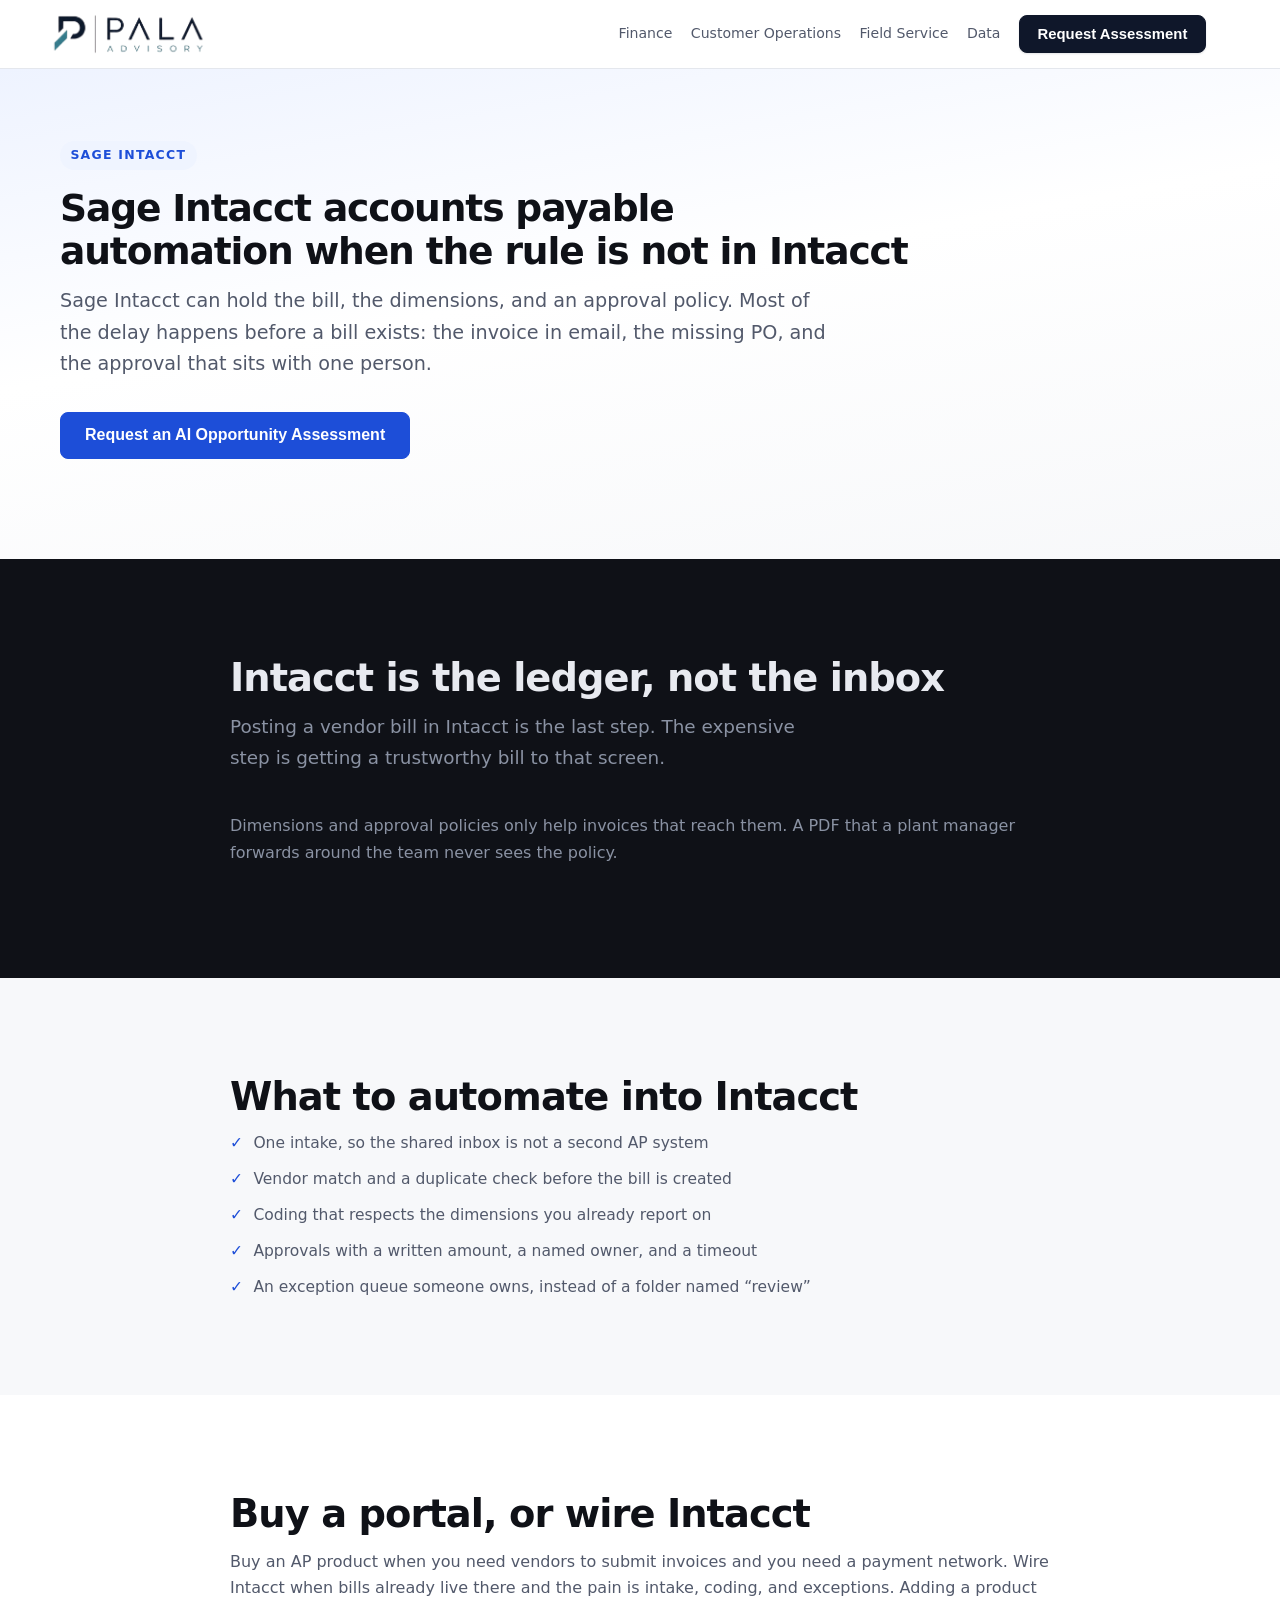
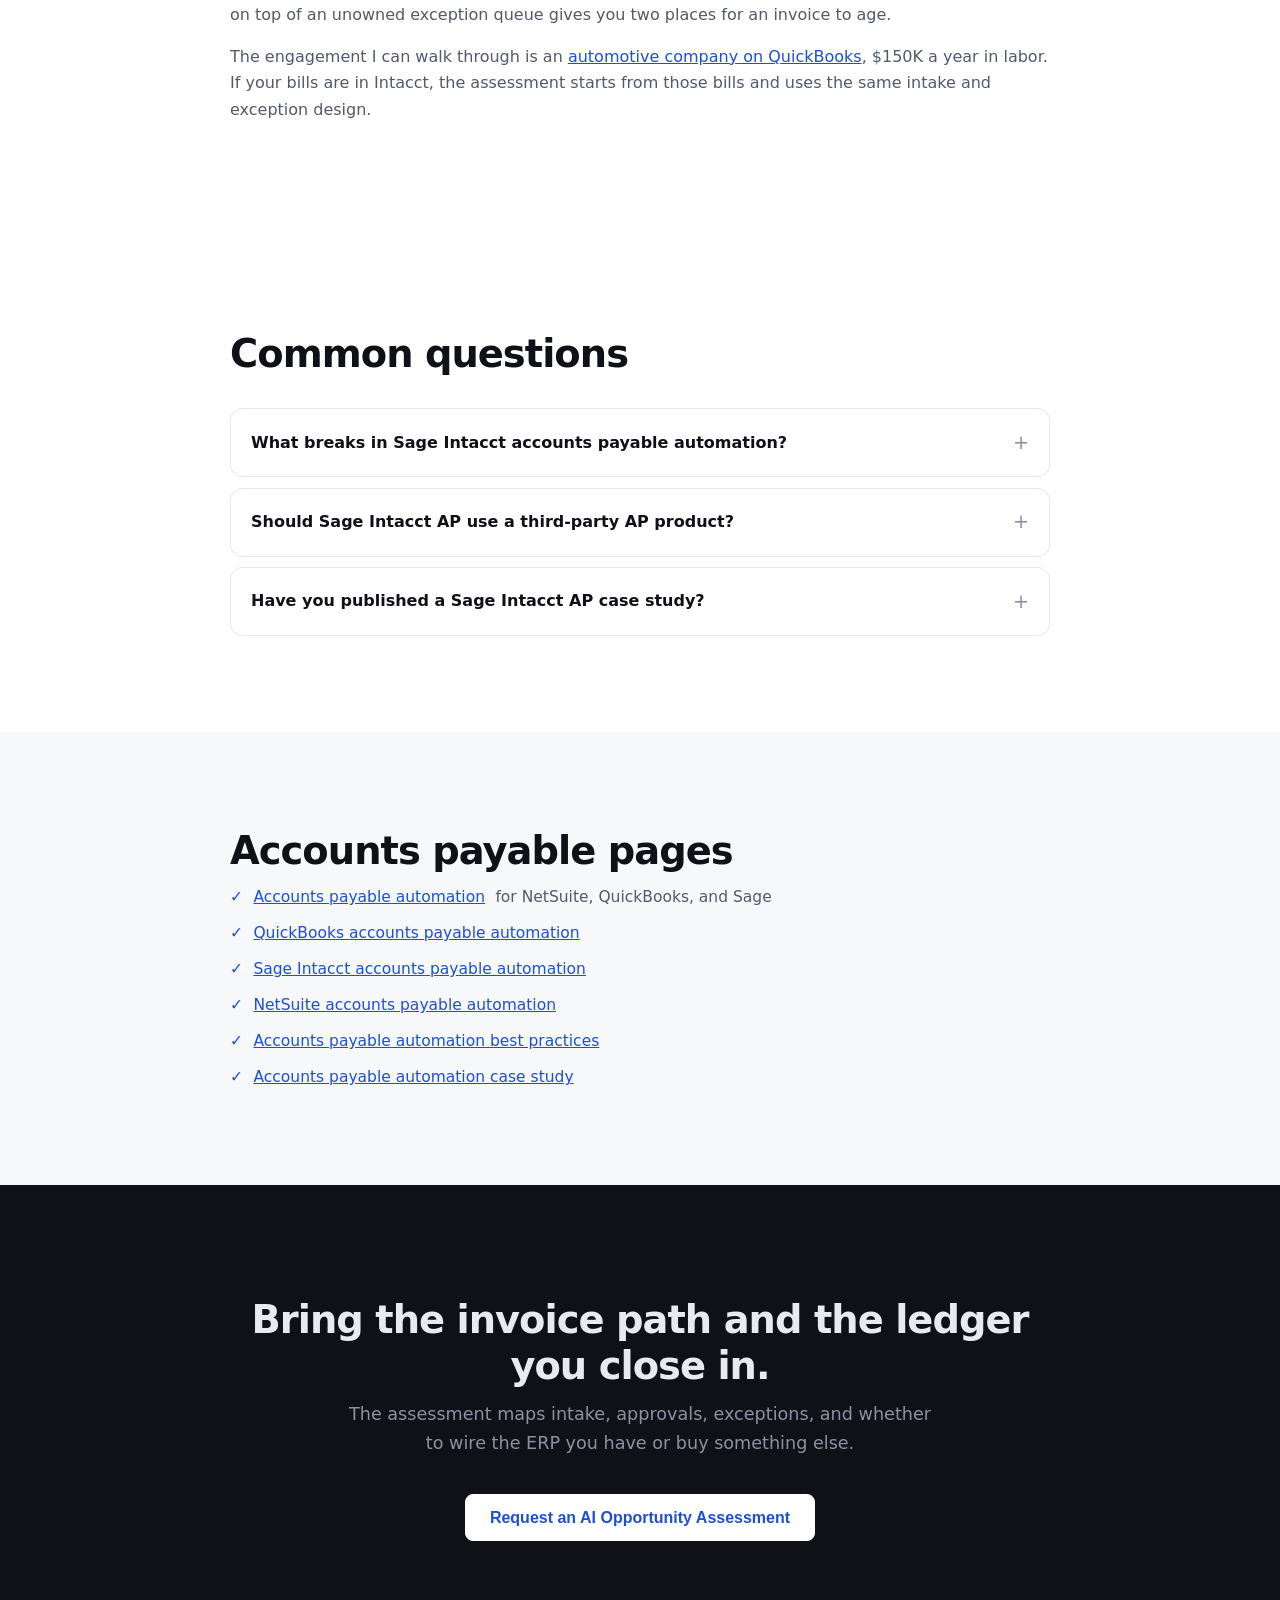
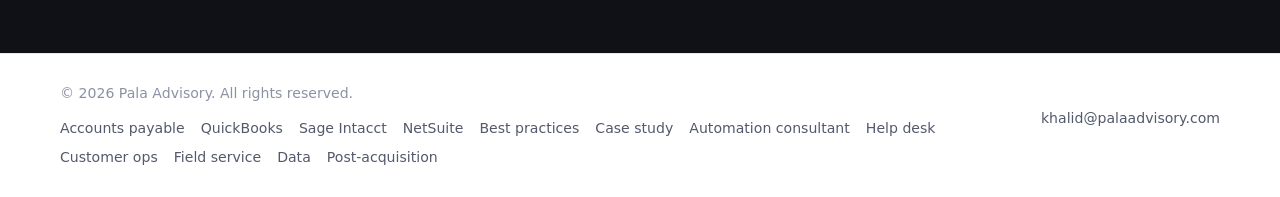
<file: sage-intacct-accounts-payable-automation/index.html>
<!doctype html>
<html lang="en">
  <head>
    <!-- Google tag (gtag.js) -->
    <script async src="https://www.googletagmanager.com/gtag/js?id=G-KMNH2DF8C8"></script>
    <script>
      window.dataLayer = window.dataLayer || [];
      function gtag(){dataLayer.push(arguments);}
      gtag('js', new Date());

      gtag('config', 'G-KMNH2DF8C8');
    </script>
    <meta charset="UTF-8" />
    <meta name="viewport" content="width=device-width, initial-scale=1.0" />
    <title>Sage Intacct Accounts Payable Automation | Pala Advisory</title>
    <meta name="description" content="Sage Intacct accounts payable automation for intake, dimensions, approvals, and the exceptions that still sit in email." />
    <meta name="robots" content="index, follow" />
    <link rel="canonical" href="https://palaadvisory.com/sage-intacct-accounts-payable-automation/" />
    <meta property="og:type" content="article" />
    <meta property="og:title" content="Sage Intacct Accounts Payable Automation | Pala Advisory" />
    <meta property="og:description" content="Sage Intacct accounts payable automation for intake, dimensions, approvals, and the exceptions that still sit in email." />
    <meta property="og:url" content="https://palaadvisory.com/sage-intacct-accounts-payable-automation/" />
    <meta property="og:image" content="https://palaadvisory.com/images/logo.png" />
    <link rel="icon" href="../favicon.jpg" type="image/jpeg" />
    <link rel="stylesheet" href="../styles.css" />
    <script type="application/ld+json">
{
  "@context": "https://schema.org",
  "@graph": [
    {
      "@type": "Article",
      "headline": "Sage Intacct accounts payable automation when the rule is not in Intacct",
      "description": "Sage Intacct accounts payable automation for intake, dimensions, approvals, and the exceptions that still sit in email.",
      "author": {
        "@type": "Person",
        "name": "Khalid Alali",
        "url": "https://palaadvisory.com/"
      },
      "publisher": {
        "@type": "Organization",
        "name": "Pala Advisory",
        "url": "https://palaadvisory.com/",
        "logo": {
          "@type": "ImageObject",
          "url": "https://palaadvisory.com/images/logo.png"
        }
      },
      "mainEntityOfPage": "https://palaadvisory.com/sage-intacct-accounts-payable-automation/"
    },
    {
      "@type": "FAQPage",
      "mainEntity": [
        {
          "@type": "Question",
          "name": "What breaks in Sage Intacct accounts payable automation?",
          "acceptedAnswer": {
            "@type": "Answer",
            "text": "Intacct can hold the bill, the dimensions, and the approval policy. The stall is usually earlier: the invoice in email, the missing PO, and the rule that still lives with one person. Automating the happy path and leaving that queue in email does not change the close."
          }
        },
        {
          "@type": "Question",
          "name": "Should Sage Intacct AP use a third-party AP product?",
          "acceptedAnswer": {
            "@type": "Answer",
            "text": "Use one when you need a vendor portal and a payment network. If the ledger is already Intacct and the pain is intake, coding, and exceptions, connect that path to Intacct before you add a second system of record for bills."
          }
        },
        {
          "@type": "Question",
          "name": "Have you published a Sage Intacct AP case study?",
          "acceptedAnswer": {
            "@type": "Answer",
            "text": "The engagement I can walk through is an automotive company on QuickBooks, with $150K in annual labor savings. If your bills are in Sage Intacct, the assessment starts there and uses the same intake and exception design."
          }
        }
      ]
    }
  ]
}
    </script>
  </head>
  <body>
    <header class="site-header landing-nav">
      <div class="container nav">
        <a class="brand" href="../">
          <img src="../images/logo.png" alt="Pala Advisory" class="brand-logo" width="683" height="233" />
        </a>
        <nav class="nav-links">
          <a href="../finance-ai/">Finance</a>
          <a href="../customer-operations-ai/">Customer Operations</a>
          <a href="../field-service-ai/">Field Service</a>
          <a href="../operations-data/">Data</a>
          <button type="button" class="btn btn-primary" data-intake-open>Request Assessment</button>
        </nav>
      </div>
    </header>

    <main>
      <section class="section page-hero">
        <div class="container">
          <div class="page-hero-inner">
            <p class="eyebrow">Sage Intacct</p>
            <h1>Sage Intacct accounts payable automation when the rule is not in Intacct</h1>
            <p class="lead">Sage Intacct can hold the bill, the dimensions, and an approval policy. Most of the delay happens before a bill exists: the invoice in email, the missing PO, and the approval that sits with one person.</p>
            <div class="cta-group">
              <button type="button" class="btn btn-primary btn-lg" data-intake-open>Request an AI Opportunity Assessment</button>
            </div>
          </div>
        </div>
      </section>

      <section class="section section-dark">
        <div class="container narrow">
          <h2>Intacct is the ledger, not the inbox</h2>
          <p class="section-lead">Posting a vendor bill in Intacct is the last step. The expensive step is getting a trustworthy bill to that screen.</p>
          <p>Dimensions and approval policies only help invoices that reach them. A PDF that a plant manager forwards around the team never sees the policy.</p>
        </div>
      </section>
      <section class="section section-alt">
        <div class="container narrow">
          <h2>What to automate into Intacct</h2>
          <ul class="use-case-list">
            <li>One intake, so the shared inbox is not a second AP system</li>
            <li>Vendor match and a duplicate check before the bill is created</li>
            <li>Coding that respects the dimensions you already report on</li>
            <li>Approvals with a written amount, a named owner, and a timeout</li>
            <li>An exception queue someone owns, instead of a folder named “review”</li>
          </ul>
        </div>
      </section>
      <section class="section">
        <div class="container narrow">
          <h2>Buy a portal, or wire Intacct</h2>
          <p>Buy an AP product when you need vendors to submit invoices and you need a payment network. Wire Intacct when bills already live there and the pain is intake, coding, and exceptions. Adding a product on top of an unowned exception queue gives you two places for an invoice to age.</p>
          <p>The engagement I can walk through is an <a href="../accounts-payable-automation-case-study/">automotive company on QuickBooks</a>, $150K a year in labor. If your bills are in Intacct, the assessment starts from those bills and uses the same intake and exception design.</p>
        </div>
      </section>

      <section class="section">
        <div class="container narrow">
          <h2>Common questions</h2>
          <div class="faq-list">
            <details>
              <summary>What breaks in Sage Intacct accounts payable automation?</summary>
              <p>Intacct can hold the bill, the dimensions, and the approval policy. The stall is usually earlier: the invoice in email, the missing PO, and the rule that still lives with one person. Automating the happy path and leaving that queue in email does not change the close.</p>
            </details>
            <details>
              <summary>Should Sage Intacct AP use a third-party AP product?</summary>
              <p>Use one when you need a vendor portal and a payment network. If the ledger is already Intacct and the pain is intake, coding, and exceptions, connect that path to Intacct before you add a second system of record for bills.</p>
            </details>
            <details>
              <summary>Have you published a Sage Intacct AP case study?</summary>
              <p>The engagement I can walk through is an automotive company on QuickBooks, with $150K in annual labor savings. If your bills are in Sage Intacct, the assessment starts there and uses the same intake and exception design.</p>
            </details>
          </div>
        </div>
      </section>
      <section class="section section-alt">
        <div class="container narrow">
          <h2>Accounts payable pages</h2>
          <ul class="use-case-list">
            <li><a href="../finance-ai/">Accounts payable automation</a> for NetSuite, QuickBooks, and Sage</li>
            <li><a href="../quickbooks-accounts-payable-automation/">QuickBooks accounts payable automation</a></li>
            <li><a href="../sage-intacct-accounts-payable-automation/">Sage Intacct accounts payable automation</a></li>
            <li><a href="../netsuite-accounts-payable-automation/">NetSuite accounts payable automation</a></li>
            <li><a href="../accounts-payable-automation-best-practices/">Accounts payable automation best practices</a></li>
            <li><a href="../accounts-payable-automation-case-study/">Accounts payable automation case study</a></li>
          </ul>
        </div>
      </section>
      <section class="section final-cta">
        <div class="container narrow center">
          <h2>Bring the invoice path and the ledger you close in.</h2>
          <p>The assessment maps intake, approvals, exceptions, and whether to wire the ERP you have or buy something else.</p>
          <button type="button" class="btn btn-primary btn-lg" data-intake-open>Request an AI Opportunity Assessment</button>
        </div>
      </section>
    </main>

    <div class="intake-modal" data-intake-modal hidden aria-hidden="true">
      <div class="intake-modal__backdrop" data-intake-close></div>
      <div class="intake-modal__dialog" data-intake-dialog role="dialog" aria-modal="true" aria-labelledby="intake-modal-title">
        <button type="button" class="intake-modal__close" data-intake-close aria-label="Close modal">×</button>
        <div class="intake-modal__content">
          <p class="eyebrow intake-modal__eyebrow">Request an AI Opportunity Assessment</p>
          <h2 id="intake-modal-title">Tell me about your workflow.</h2>
          <p class="intake-modal__lead">Short intake. I’ll review the workflow, the bottlenecks, and whether it is a fit.</p>
          <div data-intake-success hidden class="intake-success">
            <h2>Thanks. I got it.</h2>
            <p>I’ll review the submission and follow up soon.</p>
          </div>
          <form name="intake" method="POST" data-netlify="true" netlify-honeypot="bot-field" class="intake-form">
            <input type="hidden" name="form-name" value="intake" />
            <input type="hidden" name="redirect" value="/thank-you/" />
            <p hidden>
              <label>Don’t fill this out: <input name="bot-field" /></label>
            </p>

            <div class="intake-form__grid">
              <div class="intake-field">
                <label for="intake-name">Name</label>
                <input id="intake-name" type="text" name="name" required />
              </div>

              <div class="intake-field">
                <label for="intake-company">Company</label>
                <input id="intake-company" type="text" name="company" required />
              </div>

              <div class="intake-field">
                <label for="intake-email">Email</label>
                <input id="intake-email" type="email" name="email" required />
              </div>

              <div class="intake-field">
                <label for="intake-phone">Phone</label>
                <input id="intake-phone" type="tel" name="phone" />
              </div>

              <div class="intake-field">
                <label for="intake-role">Role</label>
                <input id="intake-role" type="text" name="role" required />
              </div>

              <div class="intake-field">
                <label for="intake-company-size">Company size</label>
                <select id="intake-company-size" name="company_size" required>
                  <option value="">Select one</option>
                  <option>1–10</option>
                  <option>11–50</option>
                  <option>51–200</option>
                  <option>201–500</option>
                  <option>500+</option>
                </select>
              </div>
            </div>

            <div class="intake-field">
              <label for="intake-challenge">Biggest operational challenge</label>
              <textarea id="intake-challenge" name="challenge" rows="5" required></textarea>
            </div>

            <button type="submit" class="btn btn-primary btn-lg intake-form__submit">Submit</button>
            <p class="intake-form__note">I’ll review the workflow and follow up directly.</p>
          </form>
        </div>
      </div>
    </div>


    <footer class="site-footer">
      <div class="container footer-inner">
        <div class="footer-brand">
          <p>&copy; <span id="year">2026</span> Pala Advisory. All rights reserved.</p>
          <nav class="footer-links" aria-label="Pages">
            <a href="../finance-ai/">Accounts payable</a>
            <a href="../quickbooks-accounts-payable-automation/">QuickBooks</a>
            <a href="../sage-intacct-accounts-payable-automation/">Sage Intacct</a>
            <a href="../netsuite-accounts-payable-automation/">NetSuite</a>
            <a href="../accounts-payable-automation-best-practices/">Best practices</a>
            <a href="../accounts-payable-automation-case-study/">Case study</a>
            <a href="../automation-consultant/">Automation consultant</a>
            <a href="../help-desk-automation/">Help desk</a>
            <a href="../customer-operations-ai/">Customer ops</a>
            <a href="../field-service-ai/">Field service</a>
            <a href="../operations-data/">Data</a>
            <a href="../post-acquisition-operations/">Post-acquisition</a>
          </nav>
        </div>
        <p class="footer-email"><a href="mailto:khalid@palaadvisory.com">khalid@palaadvisory.com</a></p>
      </div>
    </footer>

    <script src="../posthog.js"></script>
    <script src="../intake-modal.js" defer></script>
    <script>
      document.getElementById("year").textContent = new Date().getFullYear();
    </script>
  </body>
</html>
</file>
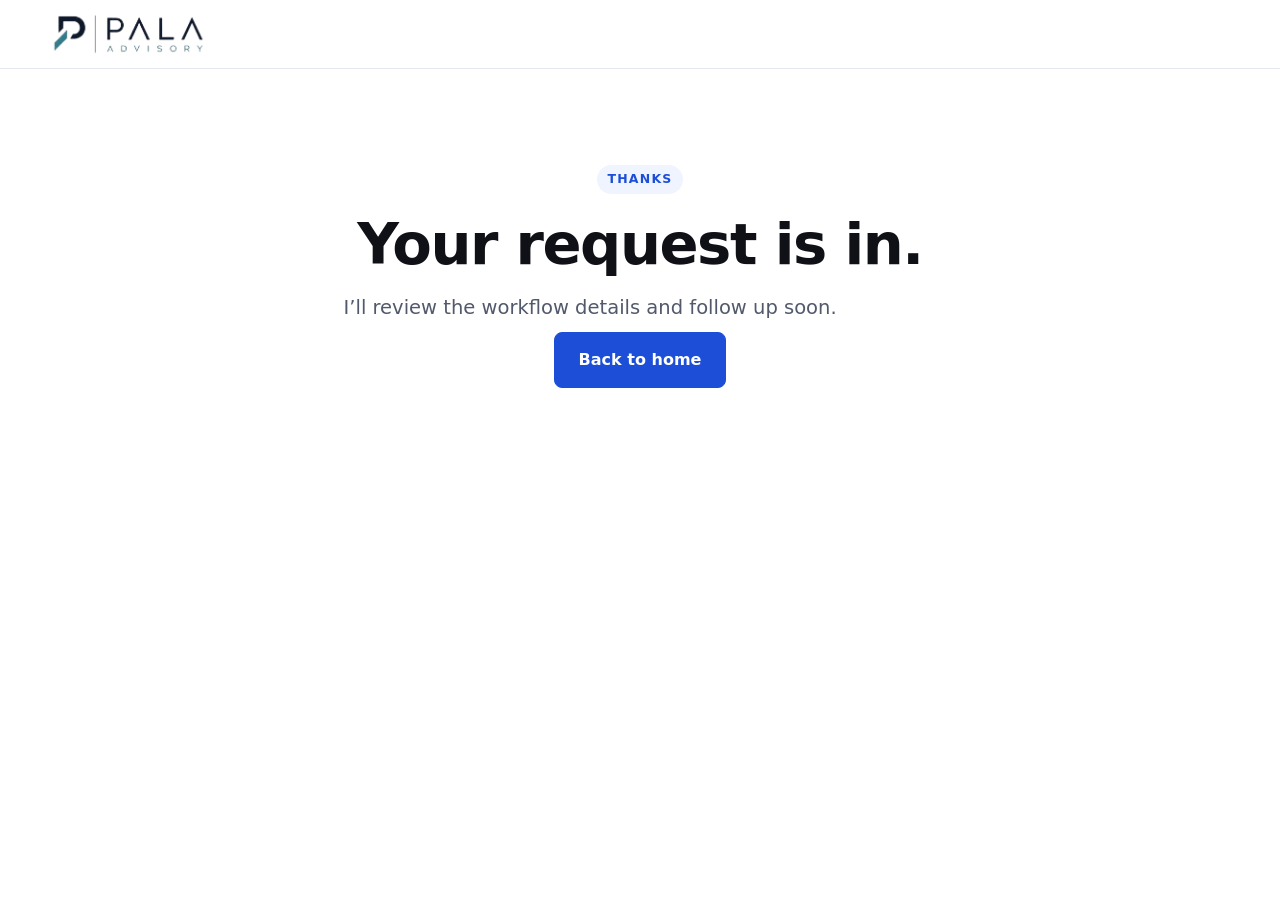
<file: thank-you/index.html>
<!doctype html>
<html lang="en">
  <head>
    <!-- Google tag (gtag.js) -->
    <script async src="https://www.googletagmanager.com/gtag/js?id=G-KMNH2DF8C8"></script>
    <script>
      window.dataLayer = window.dataLayer || [];
      function gtag(){dataLayer.push(arguments);}
      gtag('js', new Date());

      gtag('config', 'G-KMNH2DF8C8');
    </script>
    <meta charset="UTF-8" />
    <meta name="viewport" content="width=device-width, initial-scale=1.0" />
    <title>Thanks | Pala Advisory</title>
    <meta name="robots" content="noindex, follow" />
    <link rel="canonical" href="https://palaadvisory.com/thank-you/" />
    <link rel="icon" href="../favicon.jpg" type="image/jpeg" />
    <link rel="stylesheet" href="../styles.css" />
  </head>
  <body>
    <header class="site-header">
      <div class="container nav">
        <a class="brand" href="../">
          <img src="../images/logo.png" alt="Pala Advisory" class="brand-logo" width="683" height="233" />
        </a>
      </div>
    </header>

    <main>
      <section class="section">
        <div class="container narrow center">
          <p class="eyebrow">Thanks</p>
          <h1>Your request is in.</h1>
          <p class="lead">I’ll review the workflow details and follow up soon.</p>
          <a class="btn btn-primary btn-lg" href="../">Back to home</a>
        </div>
      </section>
    </main>
    <script src="../posthog.js"></script>
  </body>
</html>
</file>
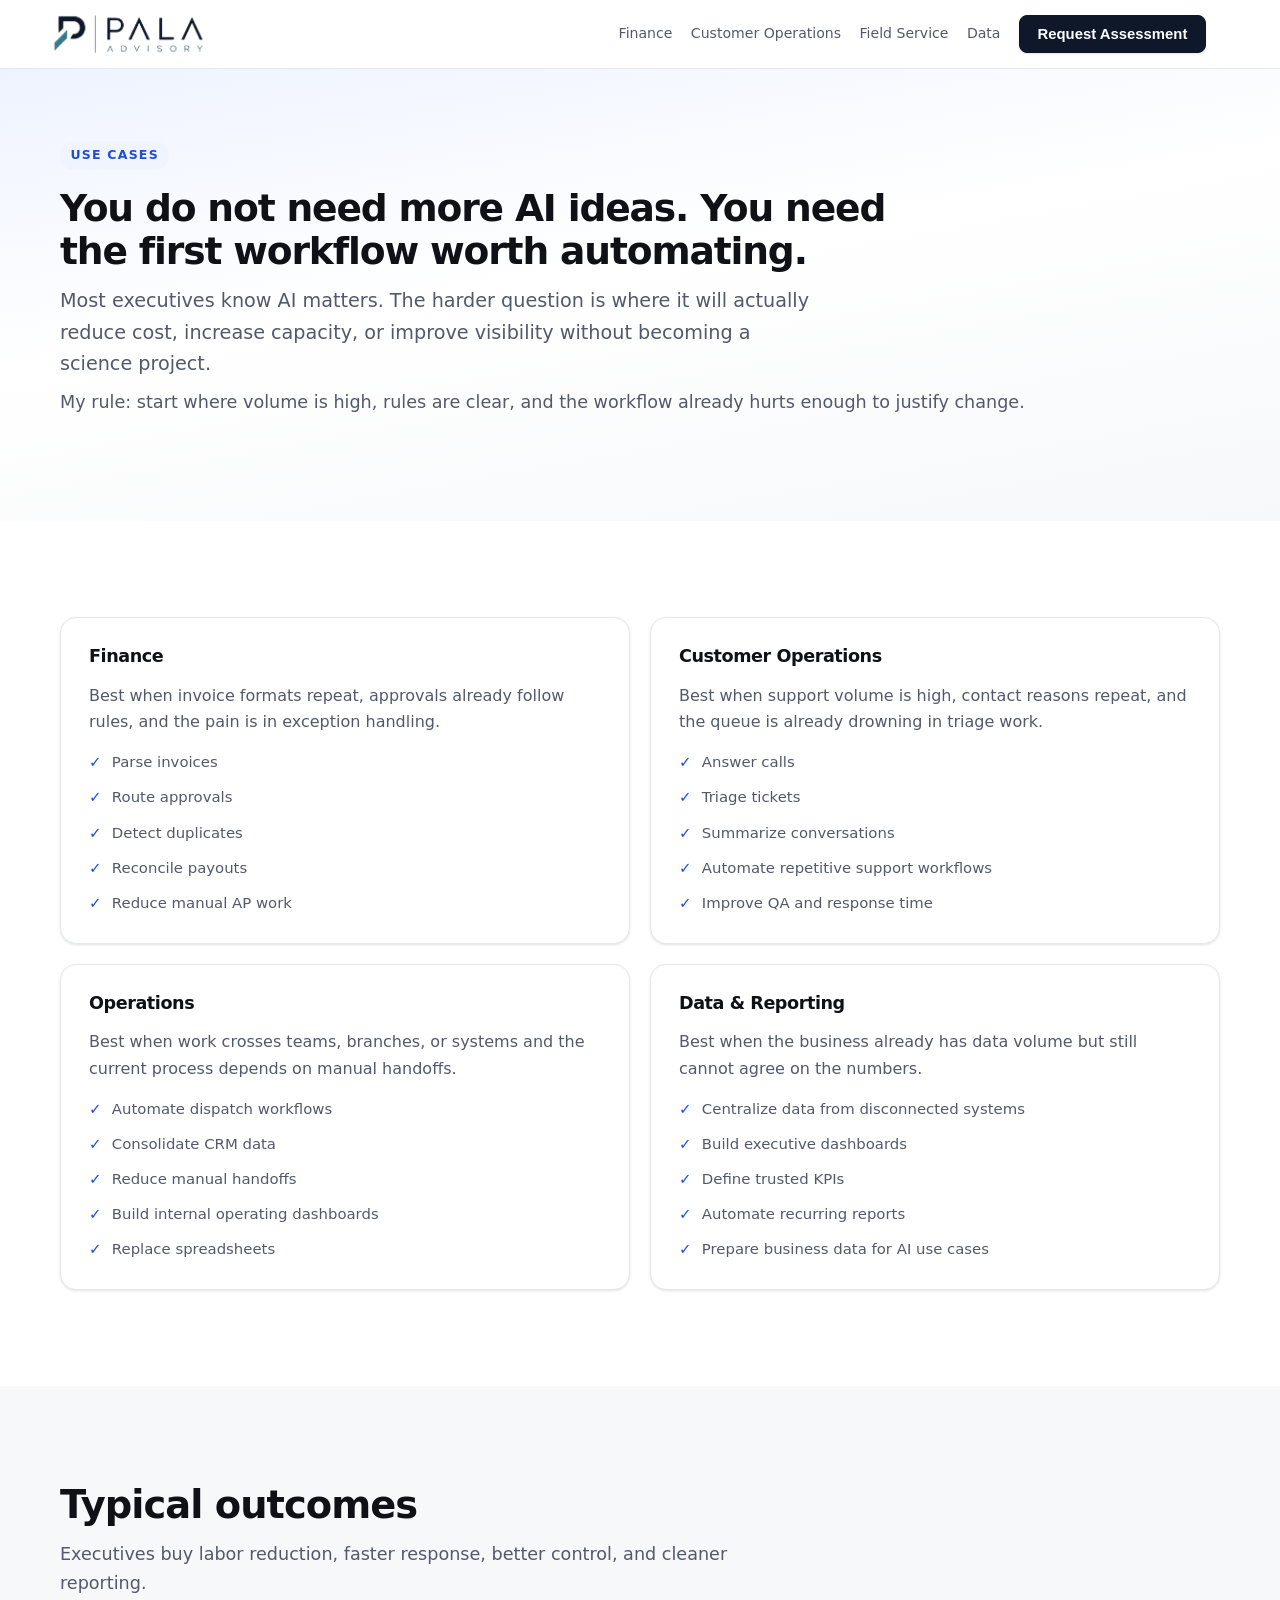
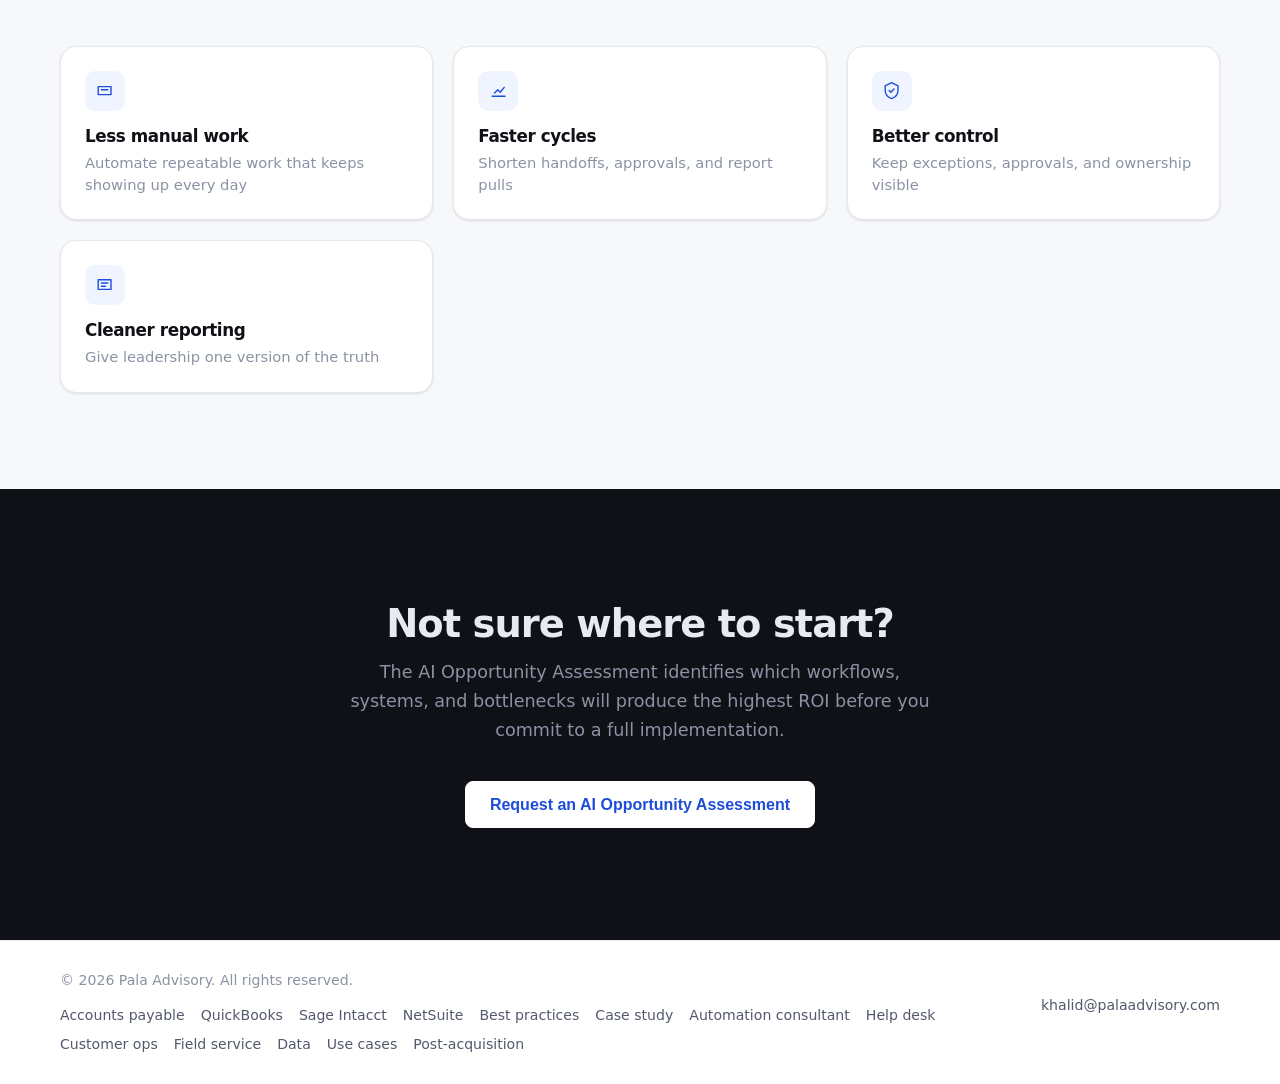
<file: what-should-ai-do-in-my-business/index.html>
<!doctype html>
<html lang="en">
  <head>
    <!-- Google tag (gtag.js) -->
    <script async src="https://www.googletagmanager.com/gtag/js?id=G-KMNH2DF8C8"></script>
    <script>
      window.dataLayer = window.dataLayer || [];
      function gtag(){dataLayer.push(arguments);}
      gtag('js', new Date());

      gtag('config', 'G-KMNH2DF8C8');
    </script>
    <meta charset="UTF-8" />
    <meta name="viewport" content="width=device-width, initial-scale=1.0" />
    <title>Where AI Consulting Pays Off First in a 50–500 Person Company | Pala Advisory</title>
    <meta
      name="description"
      content="Where AI consulting pays off first in a 50–500 person company: finance, support, field service, and the workflows worth automating before a strategy deck."
    />
    <meta name="robots" content="index, follow" />
    <link rel="canonical" href="https://palaadvisory.com/what-should-ai-do-in-my-business/" />
    <meta property="og:type" content="website" />
    <meta property="og:title" content="Where AI Consulting Pays Off First in a 50–500 Person Company | Pala Advisory" />
    <meta property="og:description" content="Where AI consulting pays off first in a 50–500 person company: finance, support, field service, and the workflows worth automating before a strategy deck." />
    <meta property="og:url" content="https://palaadvisory.com/what-should-ai-do-in-my-business/" />
    <meta property="og:image" content="https://palaadvisory.com/images/logo.png" />
    <link rel="icon" href="../favicon.jpg" type="image/jpeg" />
    <link rel="stylesheet" href="../styles.css" />
  </head>
  <body>
    <header class="site-header landing-nav">
      <div class="container nav">
        <a class="brand" href="../">
          <img
            src="../images/logo.png"
            alt="Pala Advisory"
            class="brand-logo"
            width="683"
            height="233"
          />
        </a>
        <nav class="nav-links">
          <a href="../finance-ai/">Finance</a>
          <a href="../customer-operations-ai/">Customer Operations</a>
          <a href="../field-service-ai/">Field Service</a>
          <a href="../operations-data/">Data</a>
          <button type="button" class="btn btn-primary" data-intake-open>Request Assessment</button>
        </nav>
      </div>
    </header>

    <main>
      <section class="section page-hero">
        <div class="container">
          <div class="page-hero-inner">
            <p class="eyebrow">Use Cases</p>
            <h1>You do not need more AI ideas. You need the first workflow worth automating.</h1>
            <p class="lead">
              Most executives know AI matters. The harder question is where it will actually reduce cost, increase capacity, or improve visibility without becoming a science project.
            </p>
            <p class="section-lead-light">
              My rule: start where volume is high, rules are clear, and the workflow already hurts enough to justify change.
            </p>
          </div>
        </div>
      </section>

      <section class="section">
        <div class="container">
          <div class="use-case-grid">
            <article class="use-case-card">
              <h3>Finance</h3>
              <p>Best when invoice formats repeat, approvals already follow rules, and the pain is in exception handling.</p>
              <ul class="use-case-list">
                <li>Parse invoices</li>
                <li>Route approvals</li>
                <li>Detect duplicates</li>
                <li>Reconcile payouts</li>
                <li>Reduce manual AP work</li>
              </ul>
            </article>

            <article class="use-case-card">
              <h3>Customer Operations</h3>
              <p>Best when support volume is high, contact reasons repeat, and the queue is already drowning in triage work.</p>
              <ul class="use-case-list">
                <li>Answer calls</li>
                <li>Triage tickets</li>
                <li>Summarize conversations</li>
                <li>Automate repetitive support workflows</li>
                <li>Improve QA and response time</li>
              </ul>
            </article>

            <article class="use-case-card">
              <h3>Operations</h3>
              <p>Best when work crosses teams, branches, or systems and the current process depends on manual handoffs.</p>
              <ul class="use-case-list">
                <li>Automate dispatch workflows</li>
                <li>Consolidate CRM data</li>
                <li>Reduce manual handoffs</li>
                <li>Build internal operating dashboards</li>
                <li>Replace spreadsheets</li>
              </ul>
            </article>

            <article class="use-case-card">
              <h3>Data &amp; Reporting</h3>
              <p>Best when the business already has data volume but still cannot agree on the numbers.</p>
              <ul class="use-case-list">
                <li>Centralize data from disconnected systems</li>
                <li>Build executive dashboards</li>
                <li>Define trusted KPIs</li>
                <li>Automate recurring reports</li>
                <li>Prepare business data for AI use cases</li>
              </ul>
            </article>
          </div>
        </div>
      </section>

      <section class="section section-alt">
        <div class="container">
          <div class="section-header">
            <h2>Typical outcomes</h2>
            <p>Executives buy labor reduction, faster response, better control, and cleaner reporting.</p>
          </div>
          <div class="outcome-grid">
            <article class="outcome-card">
              <span class="outcome-icon" aria-hidden="true">
                <svg viewBox="0 0 24 24" fill="none" stroke="currentColor" stroke-width="1.75" stroke-linecap="round" stroke-linejoin="round"><path d="M4 7h16v10H4z" /><path d="M8 11h8" /></svg>
              </span>
              <h3>Less manual work</h3>
              <p>Automate repeatable work that keeps showing up every day</p>
            </article>
            <article class="outcome-card">
              <span class="outcome-icon" aria-hidden="true">
                <svg viewBox="0 0 24 24" fill="none" stroke="currentColor" stroke-width="1.75" stroke-linecap="round" stroke-linejoin="round"><path d="M4 19h16" /><path d="M7 15l4-4 3 3 5-6" /></svg>
              </span>
              <h3>Faster cycles</h3>
              <p>Shorten handoffs, approvals, and report pulls</p>
            </article>
            <article class="outcome-card">
              <span class="outcome-icon" aria-hidden="true">
                <svg viewBox="0 0 24 24" fill="none" stroke="currentColor" stroke-width="1.75" stroke-linecap="round" stroke-linejoin="round"><path d="M12 2l8 4v6c0 5-3.2 8.5-8 10-4.8-1.5-8-5-8-10V6z" /><path d="M9 12l2 2 4-4" /></svg>
              </span>
              <h3>Better control</h3>
              <p>Keep exceptions, approvals, and ownership visible</p>
            </article>
            <article class="outcome-card">
              <span class="outcome-icon" aria-hidden="true">
                <svg viewBox="0 0 24 24" fill="none" stroke="currentColor" stroke-width="1.75" stroke-linecap="round" stroke-linejoin="round"><path d="M4 6h16v12H4z" /><path d="M8 10h8" /><path d="M8 14h5" /></svg>
              </span>
              <h3>Cleaner reporting</h3>
              <p>Give leadership one version of the truth</p>
            </article>
          </div>
        </div>
      </section>

      <section class="section final-cta">
        <div class="container narrow center">
          <h2>Not sure where to start?</h2>
          <p>
            The AI Opportunity Assessment identifies which workflows, systems, and bottlenecks will produce the highest ROI before you commit to a full implementation.
          </p>
          <button type="button" class="btn btn-primary btn-lg" data-intake-open>Request an AI Opportunity Assessment</button>
        </div>
      </section>
    </main>

    <div class="intake-modal" data-intake-modal hidden aria-hidden="true">
      <div class="intake-modal__backdrop" data-intake-close></div>
      <div class="intake-modal__dialog" data-intake-dialog role="dialog" aria-modal="true" aria-labelledby="intake-modal-title">
        <button type="button" class="intake-modal__close" data-intake-close aria-label="Close modal">×</button>
        <div class="intake-modal__content">
          <p class="eyebrow intake-modal__eyebrow">Request an AI Opportunity Assessment</p>
          <h2 id="intake-modal-title">Tell me about your workflow.</h2>
          <p class="intake-modal__lead">Short intake. I’ll review the workflow, the bottlenecks, and whether it is a fit.</p>
          <div data-intake-success hidden class="intake-success">
            <h2>Thanks. I got it.</h2>
            <p>I’ll review the submission and follow up soon.</p>
          </div>
          <form name="intake" method="POST" data-netlify="true" netlify-honeypot="bot-field" class="intake-form">
            <input type="hidden" name="form-name" value="intake" />
            <input type="hidden" name="redirect" value="/thank-you/" />
            <p hidden>
              <label>Don’t fill this out: <input name="bot-field" /></label>
            </p>

            <div class="intake-form__grid">
              <div class="intake-field">
                <label for="intake-name">Name</label>
                <input id="intake-name" type="text" name="name" required />
              </div>

              <div class="intake-field">
                <label for="intake-company">Company</label>
                <input id="intake-company" type="text" name="company" required />
              </div>

              <div class="intake-field">
                <label for="intake-email">Email</label>
                <input id="intake-email" type="email" name="email" required />
              </div>

              <div class="intake-field">
                <label for="intake-phone">Phone</label>
                <input id="intake-phone" type="tel" name="phone" />
              </div>

              <div class="intake-field">
                <label for="intake-role">Role</label>
                <input id="intake-role" type="text" name="role" required />
              </div>

              <div class="intake-field">
                <label for="intake-company-size">Company size</label>
                <select id="intake-company-size" name="company_size" required>
                  <option value="">Select one</option>
                  <option>1–10</option>
                  <option>11–50</option>
                  <option>51–200</option>
                  <option>201–500</option>
                  <option>500+</option>
                </select>
              </div>
            </div>

            <div class="intake-field">
              <label for="intake-challenge">Biggest operational challenge</label>
              <textarea id="intake-challenge" name="challenge" rows="5" required></textarea>
            </div>

            <button type="submit" class="btn btn-primary btn-lg intake-form__submit">Submit</button>
            <p class="intake-form__note">I’ll review the workflow and follow up directly.</p>
          </form>
        </div>
      </div>
    </div>

    <footer class="site-footer">
      <div class="container footer-inner">
        <div class="footer-brand">
          <p>&copy; <span id="year">2026</span> Pala Advisory. All rights reserved.</p>
          <nav class="footer-links" aria-label="Pages">
            <a href="../finance-ai/">Accounts payable</a>
            <a href="../quickbooks-accounts-payable-automation/">QuickBooks</a>
            <a href="../sage-intacct-accounts-payable-automation/">Sage Intacct</a>
            <a href="../netsuite-accounts-payable-automation/">NetSuite</a>
            <a href="../accounts-payable-automation-best-practices/">Best practices</a>
            <a href="../accounts-payable-automation-case-study/">Case study</a>
            <a href="../automation-consultant/">Automation consultant</a>
            <a href="../help-desk-automation/">Help desk</a>
            <a href="../customer-operations-ai/">Customer ops</a>
            <a href="../field-service-ai/">Field service</a>
            <a href="../operations-data/">Data</a>
            <a href="../what-should-ai-do-in-my-business/">Use cases</a>
            <a href="../post-acquisition-operations/">Post-acquisition</a>
          </nav>
        </div>
        <p class="footer-email"><a href="mailto:khalid@palaadvisory.com">khalid@palaadvisory.com</a></p>
      </div>
    </footer>

    <script src="../posthog.js"></script>
    <script src="../intake-modal.js" defer></script>
    <script>
      document.getElementById("year").textContent = new Date().getFullYear();
    </script>
  </body>
</html>
</file>
<file: styles.css>
:root {
  --bg: #ffffff;
  --bg-subtle: #f7f8fa;
  --bg-dark: #0f1117;
  --bg-dark-card: #181c26;
  --text: #0f1117;
  --text-soft: #52596b;
  --text-muted: #8a92a3;
  --text-on-dark: #e8eaf0;
  --text-soft-on-dark: #8a92a3;
  --border: #e4e7ed;
  --border-dark: #252a38;
  --primary: #1d4ed8;
  --primary-strong: #1741c4;
  --primary-soft: #eff4ff;
  --accent: #3b82f6;
  --radius-sm: 8px;
  --radius: 12px;
  --radius-lg: 16px;
  --shadow-sm: 0 1px 3px rgba(15, 23, 42, 0.07), 0 1px 2px rgba(15, 23, 42, 0.05);
  --shadow: 0 4px 16px rgba(15, 23, 42, 0.08), 0 2px 6px rgba(15, 23, 42, 0.05);
  --shadow-lg: 0 12px 40px rgba(15, 23, 42, 0.12), 0 4px 12px rgba(15, 23, 42, 0.07);
}

*, *::before, *::after {
  box-sizing: border-box;
}

html {
  scroll-behavior: smooth;
  overflow-x: clip;
}

body {
  margin: 0;
  font-family: "Inter", system-ui, -apple-system, "Segoe UI", Roboto, sans-serif;
  color: var(--text);
  background: var(--bg);
  line-height: 1.65;
  -webkit-font-smoothing: antialiased;
}

h1, h2, h3, h4 {
  margin: 0 0 0.75rem;
  line-height: 1.18;
  letter-spacing: -0.025em;
  color: var(--text);
}

h1 { font-size: clamp(2.2rem, 4.5vw, 3.75rem); font-weight: 780; }
h2 { font-size: clamp(1.65rem, 3vw, 2.5rem); font-weight: 740; }
h3 { font-size: 1.1rem; font-weight: 680; }

p {
  margin: 0 0 1rem;
  color: var(--text-soft);
}

ul, ol {
  margin: 0;
  padding-left: 1.25rem;
}

li { margin-bottom: 0.5rem; }

a { color: var(--primary); }

.container {
  width: min(1160px, 92%);
  margin: 0 auto;
}

.narrow {
  max-width: 820px;
  margin-left: auto;
  margin-right: auto;
}

.section {
  padding: 6rem 0;
}

#review,
#what-we-fix {
  scroll-margin-top: 5.5rem;
}

.section-alt {
  background: var(--bg-subtle);
}

.section-dark {
  background: var(--bg-dark);
}

.section-dark h2,
.section-dark h3 {
  color: var(--text-on-dark);
}

.section-dark p,
.section-dark li {
  color: var(--text-soft-on-dark);
}

.section-header {
  margin-bottom: 3rem;
}

.section-header h2 {
  text-wrap: balance;
}

.section-header p {
  font-size: 1.1rem;
  margin: 0;
  max-width: 42rem;
}

#outcomes .section-header {
  max-width: none;
}

#assessment-process .section-header {
  max-width: none;
}

#outcomes .section-header p {
  max-width: max-content;
}

@media (max-width: 768px) {
  #outcomes .section-header p {
    max-width: none;
  }
}

.section-lead {
  font-size: 1.15rem;
  color: var(--text-soft-on-dark);
  margin-bottom: 2.5rem;
  max-width: 600px;
}

/* ─── NAV ─── */
.site-header {
  position: sticky;
  top: 0;
  z-index: 100;
  background: rgba(255, 255, 255, 0.96);
  border-bottom: 1px solid var(--border);
  backdrop-filter: blur(10px);
}

.site-header .btn-primary {
  background: #0f172a;
  border-color: #0f172a;
  color: #ffffff;
  box-shadow: 0 1px 2px rgba(15, 23, 42, 0.12);
}

.site-header .btn-primary:hover {
  background: #020617;
  border-color: #020617;
  color: #ffffff;
}

.site-header .btn-primary:link,
.site-header .btn-primary:visited {
  color: #ffffff;
}

.site-header .nav {
  width: min(1160px, 92%);
  margin-left: max(calc((100% - min(1160px, 92%)) / 2 - 14px), 2.5%);
  margin-right: auto;
  padding-left: 0;
}

.nav {
  min-height: 68px;
  display: flex;
  align-items: center;
  justify-content: space-between;
  gap: 2.75rem;
}

.brand {
  display: flex;
  align-items: center;
  text-decoration: none;
  flex-shrink: 0;
  margin-right: 1.25rem;
}

.brand-logo {
  display: block;
  height: 56px;
  width: auto;
}

.nav-links {
  display: flex;
  align-items: center;
  justify-content: flex-end;
  gap: 1.15rem;
}

.nav-links a {
  color: var(--text-soft);
  text-decoration: none;
  font-size: 0.92rem;
  font-weight: 520;
  transition: color 0.15s;
}

.nav-links a:hover { color: var(--text); }

/* ─── BUTTONS ─── */
.btn {
  border-radius: var(--radius-sm);
  text-decoration: none;
  font-weight: 620;
  font-size: 0.93rem;
  display: inline-flex;
  align-items: center;
  justify-content: center;
  padding: 0.65rem 1.1rem;
  border: 1.5px solid transparent;
  transition: all 0.18s ease;
  white-space: nowrap;
  cursor: pointer;
}

.btn:hover { transform: translateY(-1px); }

.btn-primary {
  background: var(--primary);
  border-color: var(--primary);
  color: #fff;
}
.btn-primary:hover { background: var(--primary-strong); border-color: var(--primary-strong); }

.btn-ghost {
  background: transparent;
  border-color: transparent;
  color: var(--text-soft);
  padding-left: 0;
}
.btn-ghost:hover { color: var(--text); transform: none; }

.btn-lg {
  padding: 0.85rem 1.5rem;
  font-size: 1rem;
  font-weight: 660;
}

.btn-block {
  width: 100%;
  margin-top: 0.5rem;
}

body.modal-open {
  overflow: hidden;
}

/* ─── INTAKE MODAL ─── */
.intake-modal[hidden] {
  display: none;
}

.intake-modal {
  position: fixed;
  inset: 0;
  z-index: 1000;
  display: grid;
  place-items: center;
  padding: 1.25rem;
}

.intake-modal__backdrop {
  position: absolute;
  inset: 0;
  background: rgba(15, 23, 42, 0.58);
  backdrop-filter: blur(8px);
}

.intake-modal__dialog {
  position: relative;
  width: min(720px, 100%);
  max-height: min(90vh, 860px);
  overflow: auto;
  background: #fff;
  border: 1px solid rgba(228, 231, 237, 0.95);
  border-radius: 24px;
  box-shadow: var(--shadow-lg);
  z-index: 1;
}

.intake-modal__content {
  padding: 2rem;
}

.intake-modal__close {
  position: absolute;
  top: 1rem;
  right: 1rem;
  width: 2.5rem;
  height: 2.5rem;
  border-radius: 999px;
  border: 1px solid var(--border);
  background: #fff;
  color: var(--text-soft);
  cursor: pointer;
  font-size: 1.1rem;
  line-height: 1;
}

.intake-modal__close:hover {
  color: var(--text);
  border-color: var(--text-muted);
}

.intake-modal__eyebrow {
  margin-bottom: 0.8rem;
}

.intake-modal h2 {
  margin-bottom: 0.75rem;
}

.intake-modal__lead {
  max-width: 56ch;
  font-size: 1.05rem;
  margin-bottom: 1.5rem;
}

.intake-form {
  display: grid;
  gap: 1rem;
}

.intake-form[hidden],
.intake-success[hidden] {
  display: none;
}

.intake-form__grid {
  display: grid;
  grid-template-columns: repeat(2, minmax(0, 1fr));
  gap: 1rem;
}

.intake-field {
  display: grid;
  gap: 0.45rem;
}

.intake-field label {
  font-size: 0.9rem;
  font-weight: 640;
  color: var(--text);
}

.intake-field input,
.intake-field select,
.intake-field textarea {
  width: 100%;
  border: 1px solid var(--border);
  border-radius: 12px;
  padding: 0.8rem 0.95rem;
  font: inherit;
  color: var(--text);
  background: #fff;
  transition: border-color 0.15s, box-shadow 0.15s;
}

.intake-field textarea {
  resize: vertical;
  min-height: 130px;
}

.intake-field input:focus,
.intake-field select:focus,
.intake-field textarea:focus {
  outline: none;
  border-color: var(--primary);
  box-shadow: 0 0 0 3px rgba(29, 78, 216, 0.12);
}

.intake-form__submit {
  margin-top: 0.25rem;
  width: 100%;
}

.intake-form__note {
  margin: 0.25rem 0 0;
  font-size: 0.88rem;
  color: var(--text-muted);
}

.intake-success {
  display: grid;
  gap: 1rem;
}

.intake-success h2 {
  margin-bottom: 0.25rem;
}

.intake-success p {
  margin: 0;
}

/* ─── HERO ─── */
.hero {
  padding-top: 5rem;
  padding-bottom: 6rem;
  background: linear-gradient(170deg, #eef3ff 0%, #ffffff 45%, #f7f8fa 100%);
}

.hero-logo {
  display: block;
  height: 52px;
  width: auto;
  margin-bottom: 2.5rem;
}

.hero-inner {
  max-width: 52rem;
  margin-bottom: 4rem;
}

.hero h1 {
  font-size: clamp(2rem, 2.4vw + 0.85rem, 3.1rem);
  line-height: 1.14;
  letter-spacing: -0.03em;
  text-wrap: balance;
}

.hero .lead {
  max-width: 42rem;
  font-size: clamp(1.05rem, 1.1vw + 0.85rem, 1.2rem);
  line-height: 1.65;
  text-wrap: pretty;
}

.hero .eyebrow-credential {
  max-width: 100%;
}

.eyebrow {
  display: inline-block;
  color: var(--primary);
  font-weight: 680;
  font-size: 0.78rem;
  letter-spacing: 0.1em;
  text-transform: uppercase;
  margin-bottom: 1.1rem;
  background: var(--primary-soft);
  padding: 0.25rem 0.65rem;
  border-radius: 100px;
}

.eyebrow-credential {
  text-transform: none;
  letter-spacing: 0.01em;
  font-size: 0.85rem;
  line-height: 1.5;
}

.lead {
  font-size: clamp(1.05rem, 1.6vw, 1.22rem);
  line-height: 1.7;
  color: var(--text-soft);
  max-width: 58ch;
  margin-bottom: 0.5rem;
}

.cta-group {
  display: flex;
  flex-wrap: wrap;
  align-items: center;
  gap: 1rem;
  margin: 2rem 0 1.25rem;
}

.trust-line {
  font-size: 0.88rem;
  color: var(--text-muted);
  margin: 0;
}

.logo-row {
  margin-bottom: 3rem;
  padding-bottom: 3rem;
  border-bottom: 1px solid var(--border);
}

.logo-row-label {
  font-size: 0.78rem;
  font-weight: 700;
  text-transform: uppercase;
  letter-spacing: 0.08em;
  color: var(--text-muted);
  margin: 0 0 1rem;
}

.logo-list {
  display: flex;
  flex-wrap: wrap;
  align-items: center;
  gap: 2rem;
}

.logo-item {
  font-size: 1.35rem;
  font-weight: 740;
  letter-spacing: -0.03em;
  color: var(--text);
  opacity: 0.55;
}

.section-lead-light {
  font-size: 1.1rem;
  color: var(--text-soft);
  margin-bottom: 1.5rem;
  line-height: 1.65;
}

/* ─── WHY NOW ─── */
.why-now {
  padding-top: 6rem;
}

.why-now-grid {
  display: grid;
  grid-template-columns: minmax(0, 1.05fr) minmax(0, 0.95fr);
  gap: 2.5rem;
  align-items: start;
}

.why-now-hero h2 {
  font-size: clamp(2.4rem, 4.8vw, 4.15rem);
  line-height: 1.02;
  letter-spacing: -0.05em;
  max-width: 11ch;
  margin-bottom: 1.5rem;
}

.why-now-line {
  display: block;
}

.why-now-line-accent {
  color: var(--primary);
}

.why-now-kicker {
  color: var(--primary);
  font-weight: 720;
  font-size: 0.95rem;
  letter-spacing: 0.12em;
  text-transform: uppercase;
  margin: 0 0 1.25rem;
}

.why-now-copy {
  max-width: 36rem;
  font-size: 1.08rem;
  line-height: 1.75;
  color: var(--text-soft);
  margin-bottom: 1.25rem;
}

.why-now-panel {
  background: linear-gradient(180deg, #fbfcff 0%, #f7f9ff 100%);
  border: 1px solid #dfe5f3;
  border-radius: 24px;
  padding: 2rem 2rem 1.5rem;
  box-shadow: 0 8px 24px rgba(15, 23, 42, 0.04);
}

.why-now-panel h3 {
  font-size: 1.7rem;
  line-height: 1.15;
  margin-bottom: 1.5rem;
  letter-spacing: -0.03em;
}

.why-now-panel-list {
  display: flex;
  flex-direction: column;
}

.why-now-panel-item {
  display: grid;
  grid-template-columns: 4.1rem 1fr;
  gap: 1rem;
  align-items: center;
  padding: 1.15rem 0;
  border-top: 1px solid #dfe5f3;
}

.why-now-panel-item:first-child {
  border-top: none;
  padding-top: 0.25rem;
}

.why-now-icon,
.why-now-outcome-icon,
.why-now-callout-icon {
  width: 4.1rem;
  height: 4.1rem;
  border-radius: 18px;
  display: grid;
  place-items: center;
  background: rgba(29, 78, 216, 0.08);
  color: var(--primary);
  flex-shrink: 0;
}

.why-now-icon svg,
.why-now-outcome-icon svg,
.why-now-callout-icon svg {
  width: 1.75rem;
  height: 1.75rem;
}

.why-now-panel-copy {
  display: flex;
  flex-direction: column;
  gap: 0.2rem;
}

.why-now-panel-copy strong {
  font-size: 1.06rem;
  font-weight: 720;
  color: var(--text);
}

.why-now-panel-copy span {
  font-size: 0.98rem;
  color: var(--text-soft);
  line-height: 1.45;
}

.why-now-divider {
  height: 1px;
  background: var(--border);
  margin: 4.5rem 0 3rem;
}

.why-now-underperform h3 {
  font-size: 1.7rem;
  margin-bottom: 1.5rem;
  letter-spacing: -0.03em;
}

.why-now-outcomes {
  display: grid;
  grid-template-columns: repeat(4, minmax(0, 1fr));
  border-top: 1px solid var(--border);
  border-bottom: 1px solid var(--border);
  background: #fff;
}

.why-now-outcome {
  padding: 2.25rem 1.4rem 2.1rem;
  text-align: center;
  display: flex;
  flex-direction: column;
  align-items: center;
  gap: 1rem;
}

.why-now-outcome + .why-now-outcome {
  border-left: 1px solid var(--border);
}

.why-now-outcome h4 {
  margin: 0;
  font-size: 1.1rem;
  letter-spacing: -0.02em;
}

.why-now-outcome p {
  margin: 0;
  font-size: 0.98rem;
  line-height: 1.6;
  color: var(--text-soft);
  max-width: 16ch;
}

.why-now-callout {
  margin-top: 1.75rem;
  border: 1px solid #dfe5f3;
  background: #f9fbff;
  border-radius: 18px;
  padding: 1rem 1.25rem;
  display: flex;
  align-items: center;
  justify-content: center;
  gap: 1rem;
  text-align: center;
}

.why-now-callout p {
  margin: 0;
  font-size: 1.04rem;
  font-weight: 680;
  color: var(--text);
}

.why-intro {
  font-size: 1rem;
  font-weight: 600;
  color: var(--text);
  margin-bottom: 0.75rem;
}

.why-list {
  list-style: none;
  padding: 0;
  margin: 0;
  display: flex;
  flex-direction: column;
  gap: 0.65rem;
}

.why-list li {
  display: flex;
  align-items: flex-start;
  gap: 0.6rem;
  font-size: 1rem;
  color: var(--text-soft);
  margin: 0;
}

.why-list li::before {
  content: "✓";
  color: var(--primary);
  font-weight: 700;
  flex-shrink: 0;
}

.why-closer {
  margin: 1.5rem 0 0;
  font-size: 1rem;
  color: var(--text-soft);
  line-height: 1.65;
}

.hero-stats {
  display: grid;
  grid-template-columns: repeat(3, minmax(0, 1fr));
  gap: 1.25rem;
}

.stat-card {
  background: #fff;
  border: 1px solid var(--border);
  border-radius: var(--radius);
  padding: 1.4rem 1.5rem;
  box-shadow: var(--shadow-sm);
  display: flex;
  flex-direction: column;
  gap: 0.35rem;
}

.stat-number {
  font-size: clamp(1.6rem, 2.5vw, 2.2rem);
  font-weight: 820;
  letter-spacing: -0.04em;
  color: var(--text);
  line-height: 1;
}

.stat-label {
  font-size: 0.84rem;
  color: var(--text-soft);
  line-height: 1.4;
}

/* ─── PAIN ─── */
.pain-grid {
  display: grid;
  grid-template-columns: repeat(2, minmax(0, 1fr));
  gap: 1.25rem;
  margin-top: 0;
}

.pain-item {
  display: flex;
  gap: 0.85rem;
  align-items: flex-start;
}

.pain-icon {
  flex-shrink: 0;
  font-size: 0.9rem;
  color: #ef4444;
  margin-top: 0.05rem;
  font-weight: 700;
}

.pain-item p {
  margin: 0;
  font-size: 0.97rem;
  color: var(--text-soft-on-dark);
  line-height: 1.55;
}

/* ─── SERVICES ─── */
.service-grid {
  display: grid;
  grid-template-columns: repeat(3, minmax(0, 1fr));
  gap: 1.25rem;
}

.service-grid-4 {
  grid-template-columns: repeat(4, minmax(0, 1fr));
}

.service-card {
  background: #fff;
  border: 1px solid var(--border);
  border-radius: var(--radius-lg);
  padding: 2rem;
  box-shadow: var(--shadow-sm);
  display: flex;
  flex-direction: column;
  gap: 0.85rem;
  transition: box-shadow 0.2s, transform 0.2s;
}

.service-card:hover {
  box-shadow: var(--shadow);
  transform: translateY(-2px);
}

.service-number {
  font-size: 0.78rem;
  font-weight: 740;
  color: var(--primary);
  letter-spacing: 0.08em;
  background: var(--primary-soft);
  display: inline-block;
  padding: 0.2rem 0.55rem;
  border-radius: 6px;
}

.service-card h3 {
  margin: 0;
  font-size: 1.15rem;
}

.service-card > p {
  margin: 0;
  font-size: 0.95rem;
}

.service-fit {
  background: var(--bg-subtle);
  border-radius: var(--radius-sm);
  padding: 0.85rem 1rem;
}

.fit-label {
  display: block;
  font-size: 0.72rem;
  font-weight: 700;
  text-transform: uppercase;
  letter-spacing: 0.08em;
  color: var(--text-muted);
  margin-bottom: 0.35rem;
}

.service-fit p {
  margin: 0;
  font-size: 0.87rem;
  color: var(--text-soft);
  line-height: 1.5;
}

.service-examples-label {
  font-size: 0.72rem;
  font-weight: 700;
  text-transform: uppercase;
  letter-spacing: 0.08em;
  color: var(--text-muted);
  margin: 0.25rem 0 0;
}

.outcome-list {
  margin: 0;
  padding-left: 1.1rem;
}

.outcome-list li {
  font-size: 0.9rem;
  color: var(--text-soft);
  margin-bottom: 0.35rem;
}

/* ─── ROI ─── */
.roi-split {
  display: grid;
  grid-template-columns: 1fr 1fr;
  gap: 4rem;
  align-items: center;
}

.roi-text h2 { margin-bottom: 1.25rem; }
.roi-text p { font-size: 1rem; }
.roi-text .btn { margin-top: 0.5rem; }

.roi-card {
  background: #fff;
  border: 1px solid var(--border);
  border-radius: var(--radius-lg);
  padding: 2rem;
  box-shadow: var(--shadow);
}

.roi-card-label {
  font-size: 0.78rem;
  font-weight: 700;
  text-transform: uppercase;
  letter-spacing: 0.08em;
  color: var(--text-muted);
  margin: 0 0 1.5rem;
}

.roi-row {
  display: flex;
  justify-content: space-between;
  align-items: baseline;
  padding: 0.65rem 0;
  border-bottom: 1px solid var(--border);
  gap: 1rem;
}

.roi-row:last-of-type { border-bottom: none; }

.roi-row span {
  font-size: 0.95rem;
  color: var(--text-soft);
}

.roi-row strong {
  font-size: 1.05rem;
  font-weight: 700;
  color: var(--text);
}

.roi-divider {
  height: 2px;
  background: var(--border);
  margin: 0.5rem 0;
}

.roi-total {
  padding-top: 1rem;
  border-bottom: none !important;
}

.roi-total span { font-weight: 600; color: var(--text); }

.roi-highlight {
  font-size: 1.8rem !important;
  font-weight: 820 !important;
  color: var(--primary) !important;
  letter-spacing: -0.03em;
}

.roi-note {
  margin: 1.25rem 0 0;
  font-size: 0.83rem;
  color: var(--text-muted);
  line-height: 1.5;
}

/* ─── WORK ─── */
.work-grid {
  display: grid;
  grid-template-columns: repeat(3, minmax(0, 1fr));
  gap: 1.25rem;
}

.work-card {
  border: 1px solid var(--border);
  border-radius: var(--radius-lg);
  padding: 2rem;
  background: #fff;
  box-shadow: var(--shadow-sm);
  display: flex;
  flex-direction: column;
  gap: 0.75rem;
}

.work-card-featured {
  background: var(--bg-dark);
  border-color: var(--border-dark);
}

.work-card-featured h3,
.work-card-featured p {
  color: var(--text-on-dark);
}

.work-card-featured .work-result {
  color: var(--accent);
}

.work-result {
  font-size: 1.5rem;
  font-weight: 820;
  letter-spacing: -0.04em;
  color: var(--primary);
  line-height: 1;
}

.work-card h3 { margin: 0; }
.work-card p { margin: 0; font-size: 0.95rem; }

.case-study-block {
  display: flex;
  flex-direction: column;
  gap: 0.25rem;
}

.case-label {
  font-size: 0.72rem;
  font-weight: 700;
  text-transform: uppercase;
  letter-spacing: 0.08em;
  color: var(--text-muted);
  margin: 0;
}

.work-card-featured .case-label {
  color: var(--text-soft-on-dark);
}

.case-impact {
  font-weight: 680;
  color: var(--text) !important;
}

.work-card-featured .case-impact {
  color: var(--accent) !important;
  font-weight: 740;
}

.case-impact-list {
  margin: 0;
  padding-left: 1.1rem;
}

.case-impact-list li {
  font-size: 0.95rem;
  font-weight: 680;
  color: var(--text);
  margin-bottom: 0.35rem;
}

.work-card-featured .case-impact-list li {
  color: var(--accent);
  font-weight: 740;
}

.work-grid-featured {
  grid-template-columns: repeat(3, minmax(0, 1fr));
}

.work-card-featured-span {
  grid-column: 1 / -1;
}

/* ─── PROCESS ─── */
.process-steps {
  display: grid;
  grid-template-columns: 1fr auto 1fr auto 1fr auto 1fr;
  gap: 0;
  align-items: start;
  margin-top: 0.5rem;
}

.process-step {
  display: flex;
  flex-direction: column;
  gap: 1rem;
}

.process-connector {
  width: 3rem;
  height: 1px;
  background: var(--border);
  margin-top: 1.4rem;
  align-self: flex-start;
}

.step-num {
  width: 2.4rem;
  height: 2.4rem;
  border-radius: 50%;
  background: var(--primary-soft);
  color: var(--primary);
  font-weight: 780;
  font-size: 0.95rem;
  display: flex;
  align-items: center;
  justify-content: center;
  flex-shrink: 0;
}

.step-content h3 { margin-bottom: 0.4rem; }
.step-content p { font-size: 0.93rem; margin: 0; }

/* ─── ASSESSMENT ─── */
.assessment-split {
  display: grid;
  grid-template-columns: 1.2fr 1fr;
  gap: 4rem;
  align-items: start;
}

.assessment-text h2 { margin-bottom: 1rem; }
.assessment-text p { font-size: 1rem; margin-bottom: 1rem; }

.checklist {
  list-style: none;
  padding: 0;
  margin: 1.25rem 0 0;
  display: flex;
  flex-direction: column;
  gap: 0.5rem;
}

.checklist li {
  display: flex;
  align-items: flex-start;
  gap: 0.6rem;
  font-size: 0.97rem;
  color: var(--text-soft);
  margin: 0;
}

.checklist li::before {
  content: "✓";
  color: var(--primary);
  font-weight: 700;
  flex-shrink: 0;
  margin-top: 0.05rem;
}

.assessment-card {
  background: #fff;
  border: 1px solid var(--border);
  border-radius: var(--radius-lg);
  padding: 2rem;
  box-shadow: var(--shadow);
  position: sticky;
  top: 88px;
}

.assess-price-label {
  font-size: 0.78rem;
  font-weight: 700;
  text-transform: uppercase;
  letter-spacing: 0.08em;
  color: var(--text-muted);
  margin: 0 0 0.35rem;
}

.assess-price {
  font-size: 2rem;
  font-weight: 820;
  color: var(--text);
  margin: 0 0 0.4rem;
  letter-spacing: -0.04em;
}

.assess-includes-label {
  font-size: 0.88rem;
  font-weight: 600;
  color: var(--text);
  margin: 0.75rem 0 0.5rem;
}

.assess-includes {
  list-style: none;
  padding: 0;
  margin: 0 0 1rem;
  display: flex;
  flex-direction: column;
  gap: 0.35rem;
}

.assess-includes li {
  font-size: 0.93rem;
  color: var(--text-soft);
  margin: 0;
  padding-left: 1.1rem;
  position: relative;
}

.assess-includes li::before {
  content: "✓";
  position: absolute;
  left: 0;
  color: var(--primary);
  font-weight: 700;
}

.assess-contact {
  font-size: 1.05rem;
  font-weight: 640;
  color: var(--text);
  margin: 0 0 0.75rem;
}

.assess-credit {
  font-size: 0.88rem;
  color: var(--text-muted);
  margin-bottom: 1.25rem;
}

.assess-note {
  font-size: 0.82rem;
  color: var(--text-muted);
  margin: 0.75rem 0 0;
  text-align: center;
}

/* ─── OUTCOMES ─── */
.outcome-grid {
  display: grid;
  grid-template-columns: repeat(3, minmax(0, 1fr));
  gap: 1.25rem;
}

.outcome-card {
  background: #fff;
  border: 1px solid var(--border);
  border-radius: var(--radius-lg);
  padding: 1.5rem;
  box-shadow: var(--shadow-sm);
}

.outcome-icon {
  display: inline-flex;
  align-items: center;
  justify-content: center;
  width: 2.5rem;
  height: 2.5rem;
  margin-bottom: 1rem;
  border-radius: 10px;
  background: var(--primary-soft);
  color: var(--primary);
}

.outcome-icon svg {
  width: 1.2rem;
  height: 1.2rem;
}

.outcome-card h3 {
  margin: 0 0 0.35rem;
  font-size: 1.05rem;
}

.outcome-card p {
  margin: 0;
  font-size: 0.92rem;
  line-height: 1.45;
  color: var(--text-muted);
}

/* ─── WHAT I BUILD ─── */
.build-grid {
  display: grid;
  grid-template-columns: repeat(4, minmax(0, 1fr));
  gap: 1.25rem;
}

.build-card {
  background: #fff;
  border: 1px solid var(--border);
  border-radius: var(--radius-lg);
  padding: 1.5rem;
  box-shadow: var(--shadow-sm);
}

.build-card h3 {
  margin: 0 0 0.5rem;
  font-size: 0.98rem;
}

.build-card p {
  margin: 0;
  font-size: 0.9rem;
  line-height: 1.5;
  color: var(--text-soft);
}

/* ─── ADDITIONAL PROJECTS ─── */
.project-list {
  list-style: none;
  padding: 0;
  margin: 1.5rem 0 0;
  display: flex;
  flex-direction: column;
  gap: 0.85rem;
}

.project-list li {
  position: relative;
  padding-left: 1.25rem;
  font-size: 1rem;
  color: var(--text-soft);
  margin: 0;
  line-height: 1.55;
}

.project-list li::before {
  content: "•";
  position: absolute;
  left: 0;
  color: var(--primary);
  font-weight: 700;
}

/* ─── ASSESSMENT PROCESS ─── */
.assessment-process-grid {
  display: grid;
  grid-template-columns: repeat(3, minmax(0, 1fr));
  gap: 1.25rem;
}

.assessment-week-card {
  background: #fff;
  border: 1px solid var(--border);
  border-radius: var(--radius-lg);
  padding: 2rem;
  box-shadow: var(--shadow-sm);
}

.week-label {
  font-size: 0.72rem;
  font-weight: 700;
  text-transform: uppercase;
  letter-spacing: 0.1em;
  color: var(--primary);
  margin: 0 0 0.5rem;
}

.assessment-week-card h3 {
  margin: 0 0 1rem;
  font-size: 1.15rem;
}

.assessment-week-card ul {
  margin: 0;
  padding-left: 1.1rem;
}

.assessment-week-card li {
  font-size: 0.93rem;
  color: var(--text-soft);
  margin-bottom: 0.4rem;
}

.assessment-deliverables {
  background: var(--bg-dark);
  border-color: var(--border-dark);
}

.assessment-deliverables .week-label {
  color: var(--accent);
}

.assessment-deliverables h3 {
  color: var(--text-on-dark);
}

.assessment-deliverables li {
  color: var(--text-soft-on-dark);
}

/* ─── ABOUT ─── */
.about-inner {
  max-width: 620px;
}

.about-split {
  display: grid;
  grid-template-columns: 280px 1fr;
  gap: 3.5rem;
  align-items: start;
  max-width: 900px;
}

.about-photo-wrap {
  border-radius: var(--radius-lg);
  overflow: hidden;
  border: 1px solid var(--border);
  box-shadow: var(--shadow);
  background: var(--bg-subtle);
}

.about-photo {
  display: block;
  width: 100%;
  height: auto;
  aspect-ratio: 1;
  object-fit: cover;
}

.about-text .eyebrow { margin-bottom: 1rem; }
.about-text h2 { margin-bottom: 1.25rem; }
.about-text p { font-size: 1rem; }

.about-credentials {
  display: flex;
  flex-wrap: wrap;
  gap: 0.6rem;
  margin-top: 1.75rem;
}

.about-credentials span {
  font-size: 0.83rem;
  font-weight: 580;
  color: var(--text-soft);
  background: var(--bg-subtle);
  border: 1px solid var(--border);
  padding: 0.3rem 0.8rem;
  border-radius: 100px;
}

.about-highlights-heading {
  font-size: 0.78rem;
  font-weight: 700;
  text-transform: uppercase;
  letter-spacing: 0.1em;
  color: var(--text-muted);
  margin: 2rem 0 0;
}

/* ─── FAQ ─── */
.faq-list {
  margin-top: 2rem;
  display: flex;
  flex-direction: column;
  gap: 0.65rem;
}

details {
  background: #fff;
  border: 1px solid var(--border);
  border-radius: var(--radius);
  padding: 1.1rem 1.25rem;
  transition: box-shadow 0.15s;
}

details[open] { box-shadow: var(--shadow-sm); }

summary {
  font-weight: 640;
  color: var(--text);
  cursor: pointer;
  font-size: 1rem;
  list-style: none;
  display: flex;
  justify-content: space-between;
  align-items: center;
  gap: 1rem;
}

summary::-webkit-details-marker { display: none; }

summary::after {
  content: "+";
  font-size: 1.2rem;
  font-weight: 400;
  color: var(--text-muted);
  flex-shrink: 0;
  transition: transform 0.2s;
}

details[open] summary::after {
  content: "−";
}

details p {
  margin: 0.85rem 0 0;
  font-size: 0.97rem;
  line-height: 1.65;
}

/* ─── FINAL CTA ─── */
.final-cta {
  background: var(--bg-dark);
  padding: 7rem 0;
}

.final-cta h2 { color: var(--text-on-dark); }
.final-cta p { color: var(--text-soft-on-dark); font-size: 1.1rem; max-width: 52ch; margin: 0 auto 2.25rem; }
.final-cta .btn-primary { background: #fff; color: var(--primary); border-color: #fff; }
.final-cta .btn-primary:hover { background: #f0f5ff; }

.center { text-align: center; }

/* ─── LANDING / EDUCATION PAGES ─── */
.page-hero {
  padding-top: 4.5rem;
  padding-bottom: 5rem;
  background: linear-gradient(170deg, #eef3ff 0%, #ffffff 45%, #f7f8fa 100%);
}

.page-hero-inner {
  max-width: 52rem;
}

.page-hero h1 {
  font-size: clamp(2rem, 2.4vw + 0.85rem, 3.1rem);
  line-height: 1.14;
  letter-spacing: -0.03em;
  text-wrap: balance;
}

.page-hero .lead {
  max-width: 42rem;
  font-size: clamp(1.05rem, 1.1vw + 0.85rem, 1.2rem);
  line-height: 1.65;
  text-wrap: pretty;
}

.hero-qualifier {
  margin: 1rem 0 0;
  max-width: 42rem;
  font-size: 0.92rem;
  line-height: 1.5;
  color: var(--text-muted);
}

.field-optional {
  font-weight: 500;
  color: var(--text-muted);
}

.problem-list,
.use-case-list {
  list-style: none;
  padding: 0;
  margin: 0;
  display: flex;
  flex-direction: column;
  gap: 0.75rem;
}

.problem-list li,
.use-case-list li {
  display: flex;
  align-items: flex-start;
  gap: 0.65rem;
  font-size: 0.97rem;
  color: var(--text-soft);
  margin: 0;
  line-height: 1.55;
}

.problem-list li::before {
  content: "↗";
  color: #ef4444;
  font-weight: 700;
  flex-shrink: 0;
}

.use-case-list li::before {
  content: "✓";
  color: var(--primary);
  font-weight: 700;
  flex-shrink: 0;
}

.use-case-grid {
  display: grid;
  grid-template-columns: repeat(2, minmax(0, 1fr));
  gap: 1.25rem;
}

.use-case-card {
  background: #fff;
  border: 1px solid var(--border);
  border-radius: var(--radius-lg);
  padding: 1.75rem;
  box-shadow: var(--shadow-sm);
}

.use-case-card h3 {
  margin: 0 0 1rem;
  font-size: 1.1rem;
}

.use-case-card .use-case-list li {
  font-size: 0.93rem;
}

.experience-card {
  background: #fff;
  border: 1px solid var(--border);
  border-radius: var(--radius-lg);
  padding: 2rem;
  box-shadow: var(--shadow-sm);
}

.experience-card h3 {
  margin: 0 0 0.75rem;
}

.experience-card p {
  margin: 0 0 0.75rem;
  font-size: 0.95rem;
}

.experience-metrics {
  list-style: none;
  padding: 0;
  margin: 0;
  display: flex;
  flex-wrap: wrap;
  gap: 0.5rem;
}

.experience-metrics li {
  font-size: 0.82rem;
  font-weight: 640;
  color: var(--primary);
  background: var(--primary-soft);
  padding: 0.25rem 0.65rem;
  border-radius: 100px;
  margin: 0;
}

.experience-card-featured {
  grid-column: 1 / -1;
  background: var(--bg-dark);
  border-color: var(--border-dark);
}

.experience-card-featured h3,
.experience-card-featured p {
  color: var(--text-on-dark);
}

.experience-card-featured .experience-metrics li {
  color: var(--accent);
  background: rgba(59, 130, 246, 0.15);
}

.landing-nav .nav-links a:not(.btn) {
  font-size: 0.88rem;
}

@media (max-width: 768px) {
  .use-case-grid {
    grid-template-columns: 1fr;
  }
}

/* ─── FOOTER ─── */
.site-footer {
  border-top: 1px solid var(--border);
  background: #fff;
}

.footer-inner {
  min-height: 64px;
  display: flex;
  align-items: center;
  justify-content: space-between;
  gap: 1.5rem;
  padding: 1.75rem 0;
}

.footer-brand {
  display: flex;
  flex-direction: column;
  gap: 0.75rem;
}

.footer-logo {
  display: block;
  height: 40px;
  width: auto;
}

.footer-brand p {
  margin: 0;
  font-size: 0.88rem;
  color: var(--text-muted);
}

.footer-email a {
  color: var(--text-soft);
  text-decoration: none;
  font-size: 0.88rem;
}
.footer-email a:hover { color: var(--primary); }

.footer-links {
  display: flex;
  flex-wrap: wrap;
  gap: 0.35rem 1rem;
}

.footer-links a {
  color: var(--text-soft);
  text-decoration: none;
  font-size: 0.88rem;
}

.footer-links a:hover { color: var(--primary); }

.service-more {
  margin-top: 0.85rem;
  margin-bottom: 0;
  font-weight: 600;
}

/* ─── RESPONSIVE ─── */
@media (min-width: 1024px) {
  .hero-inner,
  .page-hero-inner {
    max-width: none;
  }

  .hero h1,
  .page-hero h1 {
    max-width: none;
    font-size: clamp(2.35rem, 2.8vw, 3.15rem);
  }

  .hero .lead,
  .page-hero .lead {
    max-width: 48rem;
  }

  .hero .eyebrow-credential {
    width: max-content;
    white-space: nowrap;
  }
}

@media (max-width: 1024px) {
  .why-now-grid,
  .service-grid,
  .service-grid-4,
  .work-grid,
  .outcome-grid,
  .build-grid,
  .assessment-process-grid {
    grid-template-columns: repeat(2, minmax(0, 1fr));
  }

  .why-now-outcomes {
    grid-template-columns: repeat(2, minmax(0, 1fr));
  }

  .process-steps {
    grid-template-columns: 1fr;
    gap: 1.5rem;
  }

  .process-connector {
    display: none;
  }

  .process-step {
    flex-direction: row;
    gap: 1.25rem;
    align-items: flex-start;
  }

  .step-num {
    flex-shrink: 0;
  }
}

@media (max-width: 1100px) {
  .brand-logo { height: 44px; }
  .nav { gap: 1rem; }
  .nav-links { gap: 0.7rem; }
  .nav-links a { font-size: 0.8rem; }
}

@media (max-width: 860px) {
  .section { padding: 4.5rem 0; }
  .hero { padding-top: 4.5rem; padding-bottom: 4.5rem; }
  .page-hero { padding-top: 3.5rem; padding-bottom: 4rem; }
  .why-now { padding-top: 4.5rem; }
  .final-cta { padding: 5rem 0; }

  .hero h1,
  .page-hero h1 {
    font-size: clamp(2rem, 5vw, 2.75rem);
  }

  .hero-stats {
    grid-template-columns: repeat(3, minmax(0, 1fr));
  }

  .roi-split,
  .assessment-split,
  .about-split {
    grid-template-columns: 1fr;
    gap: 2.5rem;
  }

  .about-photo-wrap {
    max-width: 280px;
  }

  .assessment-card {
    position: static;
  }

  .outcome-grid,
  .build-grid,
  .assessment-process-grid {
    grid-template-columns: 1fr;
  }
}

@media (max-width: 640px) {
  .section { padding: 3.75rem 0; }

  .site-header .nav {
    margin-left: auto;
    margin-right: auto;
    width: min(1160px, 92%);
  }

  .brand-logo {
    height: 40px;
  }

  .nav {
    gap: 0.75rem;
    min-width: 0;
  }

  .nav-links {
    gap: 0;
    flex-shrink: 0;
  }

  .nav-links .btn {
    font-size: 0.8rem;
    padding: 0.5rem 0.75rem;
  }

  .hero h1,
  .page-hero h1 {
    font-size: clamp(1.85rem, 7vw, 2.35rem);
    line-height: 1.18;
    max-width: none;
    text-wrap: pretty;
    overflow-wrap: break-word;
  }

  .hero .lead,
  .page-hero .lead {
    font-size: 1.05rem;
    line-height: 1.6;
    max-width: none;
  }

  .hero .eyebrow-credential {
    font-size: 0.78rem;
    display: block;
    width: auto;
    max-width: 100%;
  }

  .hero .cta-group,
  .page-hero .cta-group {
    flex-direction: column;
    align-items: stretch;
    gap: 0.75rem;
  }

  .hero .cta-group .btn,
  .page-hero .cta-group .btn {
    width: 100%;
    justify-content: center;
  }

  .hero .cta-group .btn-ghost,
  .page-hero .cta-group .btn-ghost {
    padding-left: 0;
    text-align: center;
  }

  .nav-links a:not(.btn) { display: none; }

  .btn-lg {
    white-space: normal;
    text-align: center;
  }

  .btn-block {
    white-space: normal;
    text-align: center;
  }

  .logo-list {
    gap: 1.25rem;
  }

  .logo-item {
    font-size: 1.1rem;
  }

  .hero-stats {
    grid-template-columns: 1fr;
  }

  .intake-modal {
    padding: 0.75rem;
  }

  .intake-modal__content {
    padding: 1.35rem;
  }

  .intake-modal__dialog {
    border-radius: 18px;
  }

  .intake-form__grid {
    grid-template-columns: 1fr;
  }

  .why-now-grid,
  .service-grid,
  .service-grid-4,
  .work-grid,
  .outcome-grid,
  .build-grid,
  .assessment-process-grid {
    grid-template-columns: 1fr;
  }

  .why-now-hero h2 {
    font-size: clamp(2.1rem, 9vw, 2.8rem);
    max-width: none;
  }

  .why-now-panel {
    padding: 1.5rem;
  }

  .why-now-panel h3 {
    font-size: 1.35rem;
  }

  .why-now-panel-item {
    grid-template-columns: 3.3rem 1fr;
    gap: 0.85rem;
  }

  .why-now-icon,
  .why-now-outcome-icon,
  .why-now-callout-icon {
    width: 3.3rem;
    height: 3.3rem;
    border-radius: 14px;
  }

  .why-now-outcomes {
    grid-template-columns: 1fr;
  }

  .why-now-outcome + .why-now-outcome {
    border-left: none;
    border-top: 1px solid var(--border);
  }

  .why-now-callout {
    flex-direction: column;
    align-items: center;
  }

  .pain-grid {
    grid-template-columns: 1fr;
  }

  .footer-inner {
    flex-direction: column;
    align-items: flex-start;
    padding: 1.5rem 0;
    gap: 0.35rem;
  }
}

/* ─── POST-ACQUISITION LANDING ─── */
.problem-close {
  margin: 2.25rem 0 0;
  font-size: 1.08rem;
  font-weight: 640;
  color: var(--text-on-dark);
  max-width: 40rem;
}

.rebuild-visual {
  display: grid;
  grid-template-columns: minmax(0, 1fr) auto minmax(0, 1fr) auto minmax(0, 1fr);
  gap: 1rem;
  align-items: stretch;
  margin: 0 0 3.5rem;
}

.rebuild-stage {
  background: #fff;
  border: 1px solid var(--border);
  border-radius: var(--radius-lg);
  padding: 1.5rem 1.6rem;
  box-shadow: var(--shadow-sm);
}

.rebuild-stage-active {
  background: var(--bg-dark);
  border-color: var(--border-dark);
}

.rebuild-kicker {
  font-size: 0.72rem;
  font-weight: 700;
  letter-spacing: 0.1em;
  text-transform: uppercase;
  color: var(--text-muted);
  margin: 0 0 0.45rem;
}

.rebuild-stage-active .rebuild-kicker {
  color: var(--accent);
}

.rebuild-title {
  font-size: 1.05rem;
  font-weight: 720;
  letter-spacing: -0.02em;
  color: var(--text);
  margin: 0 0 0.55rem;
}

.rebuild-stage-active .rebuild-title {
  color: var(--text-on-dark);
}

.rebuild-body {
  margin: 0;
  font-size: 0.95rem;
  line-height: 1.5;
  color: var(--text-soft);
}

.rebuild-stage-active .rebuild-body {
  color: var(--text-soft-on-dark);
}

.rebuild-connector {
  display: flex;
  align-items: center;
  justify-content: center;
  color: var(--text-muted);
  font-size: 1.15rem;
  font-weight: 700;
}

.rebuild-arrow-down {
  display: none;
}

.rebuild-steps {
  margin-bottom: 3.25rem;
}

.step-list {
  list-style: none;
  padding: 0;
  margin: 0.85rem 0 0;
}

.step-list li {
  position: relative;
  padding-left: 0.95rem;
  margin: 0 0 0.35rem;
  font-size: 0.88rem;
  color: var(--text-soft);
  line-height: 1.45;
}

.step-list li::before {
  content: "–";
  position: absolute;
  left: 0;
  color: var(--text-muted);
}

.build-examples {
  padding-top: 0.5rem;
}

.build-examples .use-case-grid {
  grid-template-columns: repeat(6, minmax(0, 1fr));
}

.build-examples .use-case-card {
  grid-column: span 2;
}

.build-examples .use-case-card:nth-child(4) {
  grid-column: 2 / span 2;
}

.build-examples .use-case-card:nth-child(5) {
  grid-column: 4 / span 2;
}

.positioning-close {
  font-size: 1.12rem;
  font-weight: 640;
  color: var(--text);
}

.proof-stats {
  grid-template-columns: repeat(6, minmax(0, 1fr));
}

.proof-stats .stat-card {
  grid-column: span 2;
}

.proof-stats .stat-card:nth-child(4) {
  grid-column: 2 / span 2;
}

.proof-stats .stat-card:nth-child(5) {
  grid-column: 4 / span 2;
}

.proof-note {
  margin: 1.5rem 0 0;
  font-size: 0.95rem;
  color: var(--text-soft);
  max-width: 46rem;
}

.engagement-grid {
  display: grid;
  grid-template-columns: repeat(2, minmax(0, 1fr));
  gap: 1.25rem;
  align-items: stretch;
}

.engagement-grid .assessment-week-card {
  display: flex;
  flex-direction: column;
}

.engagement-grid .btn {
  margin-top: auto;
  align-self: flex-start;
}

.engagement-grid .assess-price {
  font-size: 1.7rem;
  margin: 0 0 0.85rem;
}

.assess-price-on-dark {
  color: var(--text-on-dark);
}

.timing-grid {
  display: grid;
  grid-template-columns: repeat(3, minmax(0, 1fr));
  gap: 1.25rem;
}

.timing-card {
  background: #fff;
  border: 1px solid var(--border);
  border-radius: var(--radius-lg);
  padding: 1.75rem;
  box-shadow: var(--shadow-sm);
}

.timing-card h3 {
  margin: 0 0 0.65rem;
}

.timing-card p:last-child {
  margin: 0;
}

.timing-card-emphasis {
  background: var(--bg-dark);
  border-color: var(--border-dark);
}

.timing-card-emphasis h3,
.timing-card-emphasis p {
  color: var(--text-on-dark);
}

.timing-card-emphasis .week-label {
  color: var(--accent);
}

.final-cta-split {
  display: grid;
  grid-template-columns: minmax(0, 0.95fr) minmax(0, 1.05fr);
  gap: 3.5rem;
  align-items: start;
}

.final-cta-copy h2 {
  text-wrap: balance;
}

.final-cta-copy p {
  margin: 0;
  max-width: 38rem;
}

.final-cta-eyebrow {
  background: rgba(59, 130, 246, 0.16);
  color: #bfdbfe;
}

.final-cta-card {
  background: #fff;
  border: 1px solid var(--border);
  border-radius: var(--radius-lg);
  padding: 2rem;
  box-shadow: var(--shadow-lg);
}

.final-cta-card .btn-primary {
  background: var(--primary);
  border-color: var(--primary);
  color: #fff;
}

.final-cta-card .btn-primary:hover {
  background: var(--primary-strong);
  border-color: var(--primary-strong);
}

.final-cta-card .intake-success a {
  color: var(--primary);
}

@media (max-width: 1100px) {
  .rebuild-visual,
  .proof-stats,
  .timing-grid {
    grid-template-columns: 1fr;
  }

  .proof-stats .stat-card,
  .proof-stats .stat-card:nth-child(4),
  .proof-stats .stat-card:nth-child(5) {
    grid-column: auto;
  }

  .rebuild-connector {
    padding: 0.15rem 0;
  }

  .rebuild-arrow-right {
    display: none;
  }

  .rebuild-arrow-down {
    display: inline;
  }

  .build-examples .use-case-grid {
    grid-template-columns: repeat(2, minmax(0, 1fr));
  }

  .build-examples .use-case-card,
  .build-examples .use-case-card:nth-child(4),
  .build-examples .use-case-card:nth-child(5) {
    grid-column: auto;
  }

  .final-cta-split,
  .engagement-grid {
    grid-template-columns: 1fr;
    gap: 2rem;
  }
}

@media (max-width: 640px) {
  .rebuild-visual,
  .proof-stats,
  .timing-grid,
  .engagement-grid,
  .build-examples .use-case-grid,
  .final-cta-split {
    grid-template-columns: 1fr;
  }

  .proof-stats .stat-card,
  .proof-stats .stat-card:nth-child(4),
  .proof-stats .stat-card:nth-child(5) {
    grid-column: auto;
  }

  .build-examples .use-case-card,
  .build-examples .use-case-card:nth-child(4),
  .build-examples .use-case-card:nth-child(5) {
    grid-column: auto;
  }

  .final-cta-card {
    padding: 1.35rem;
  }
}
</file>
